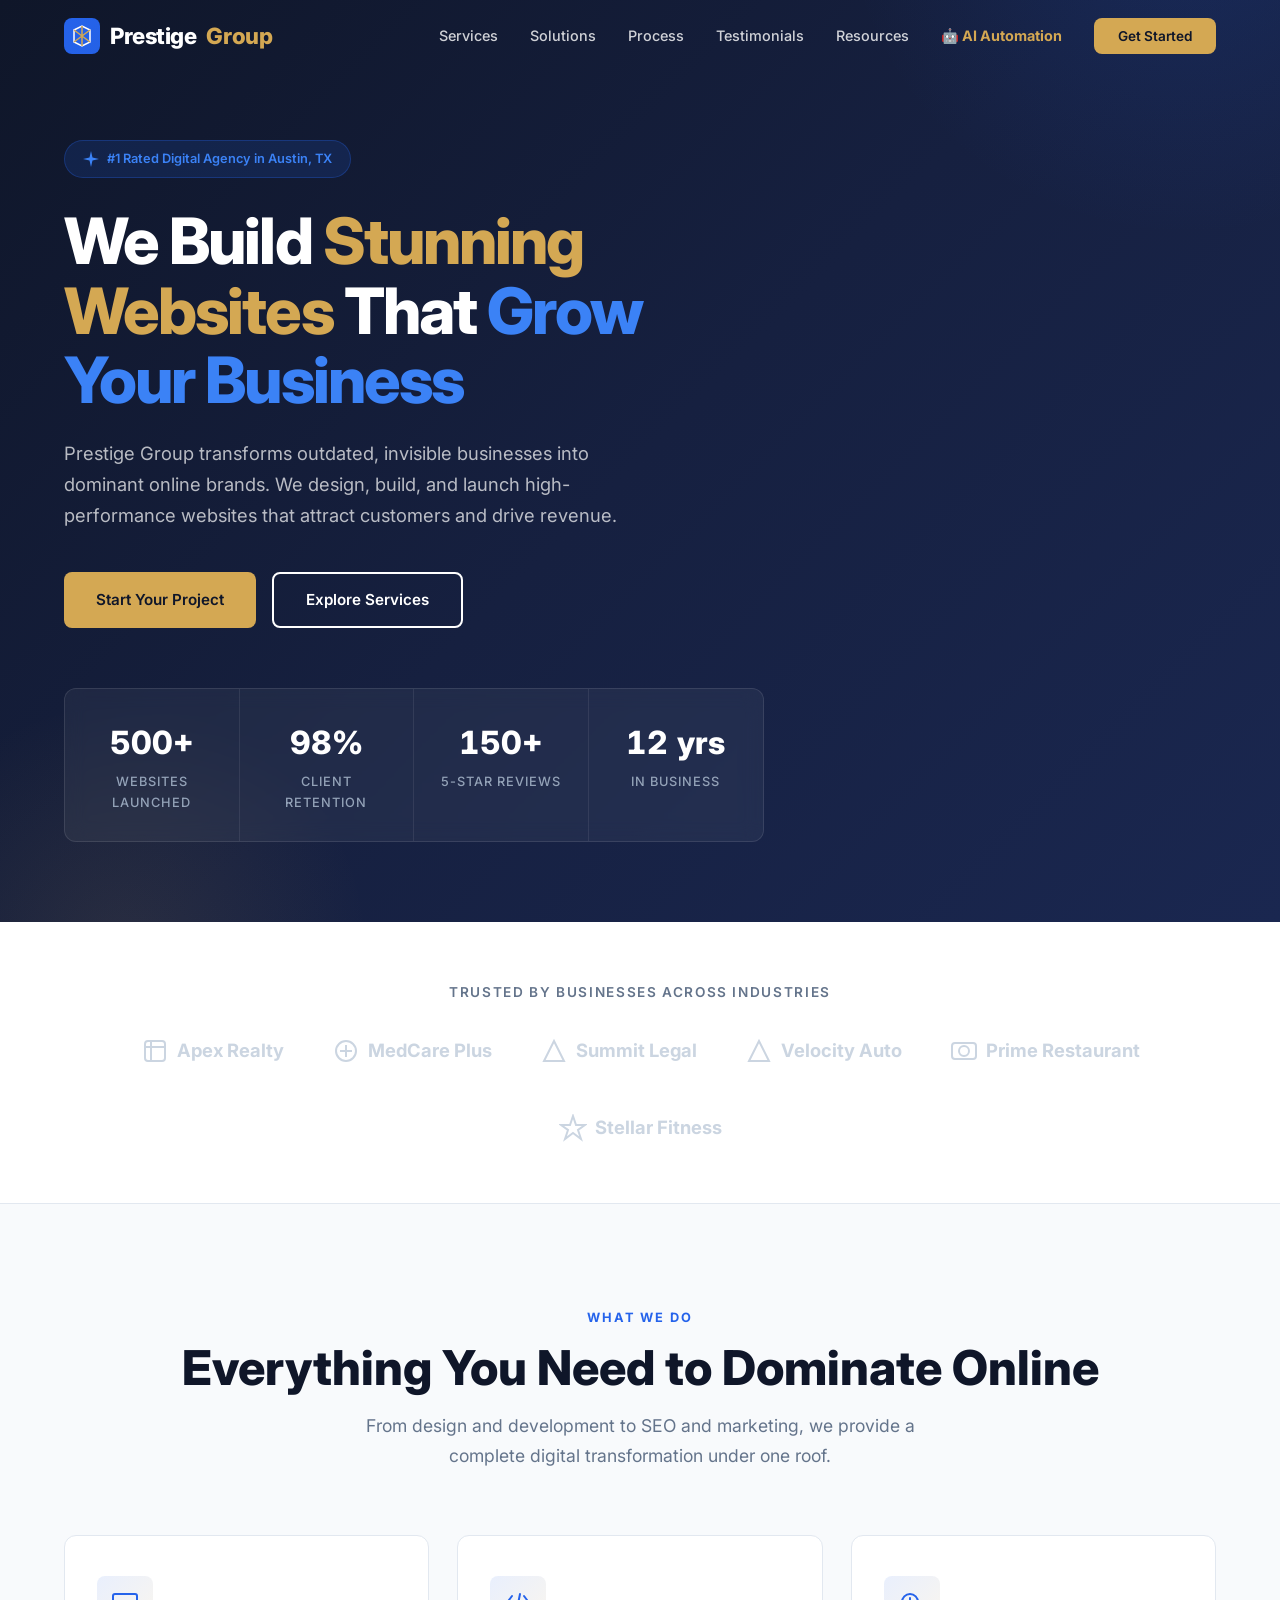
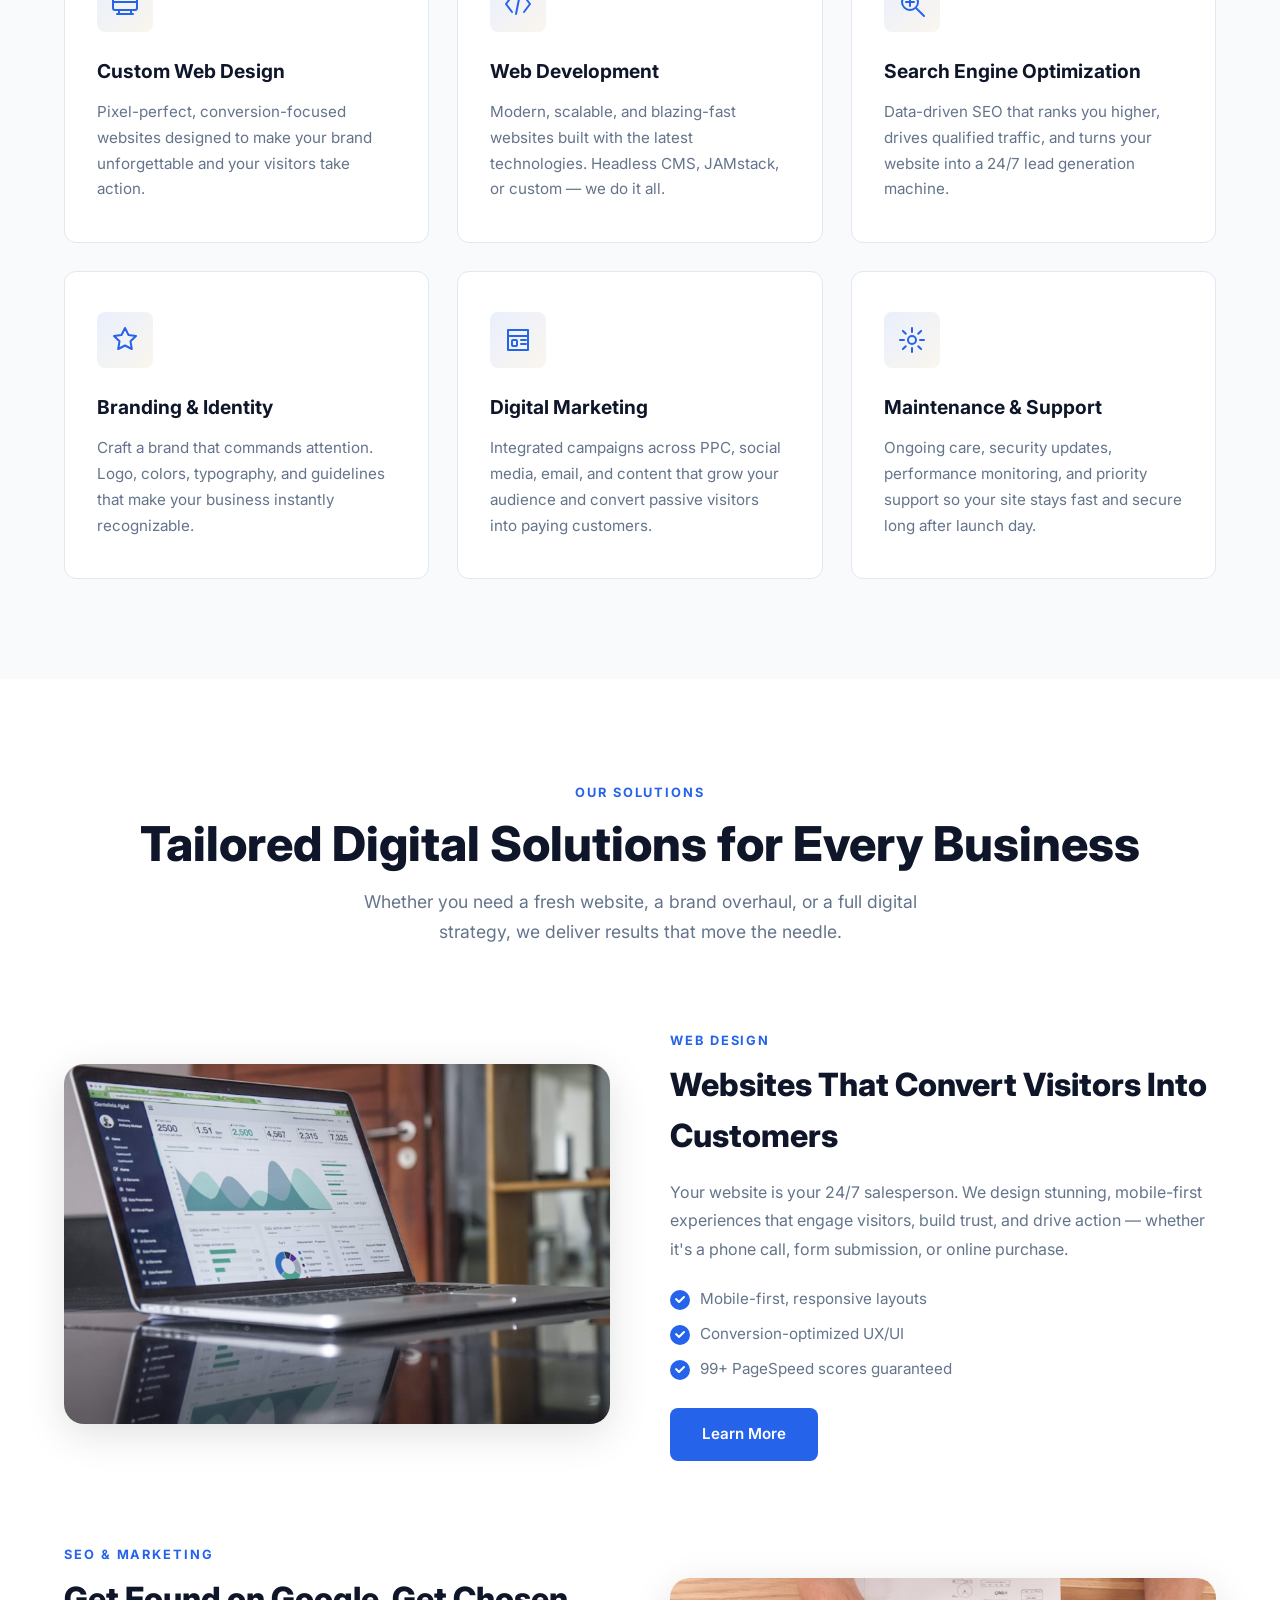
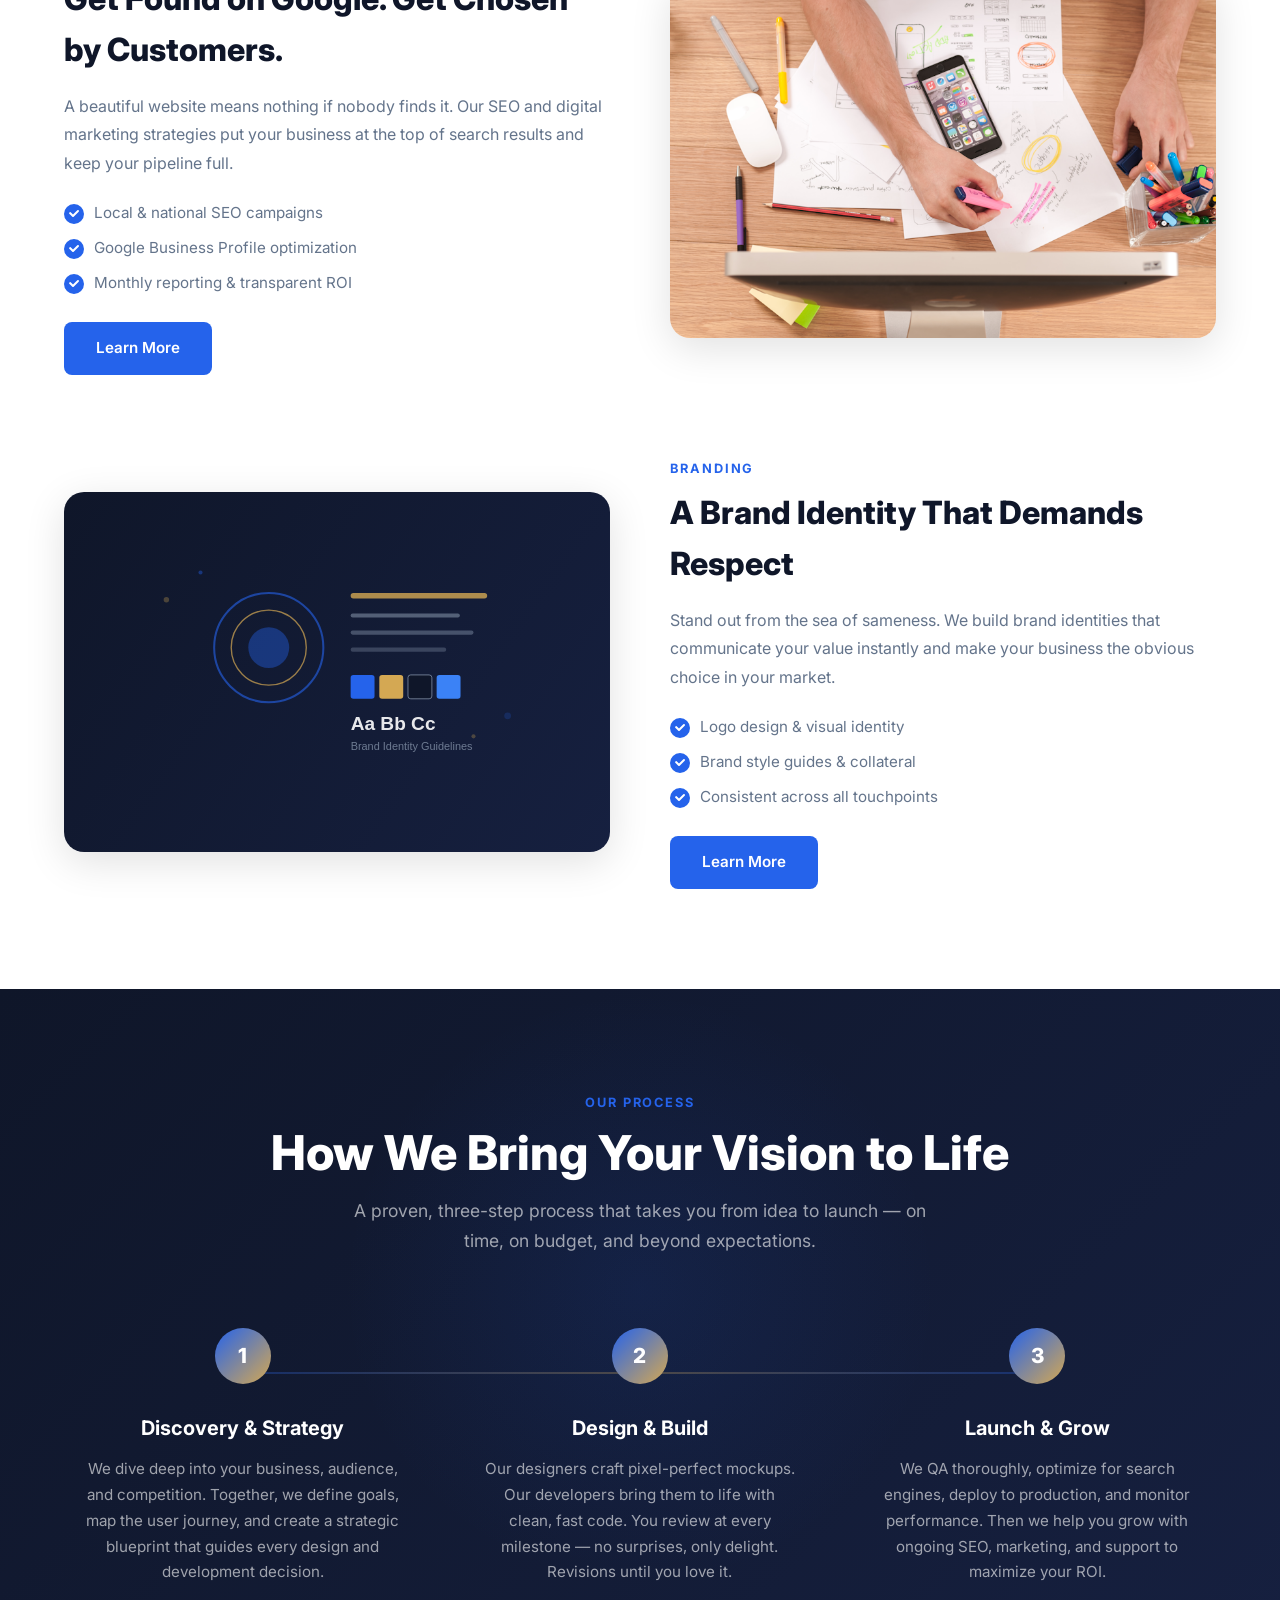
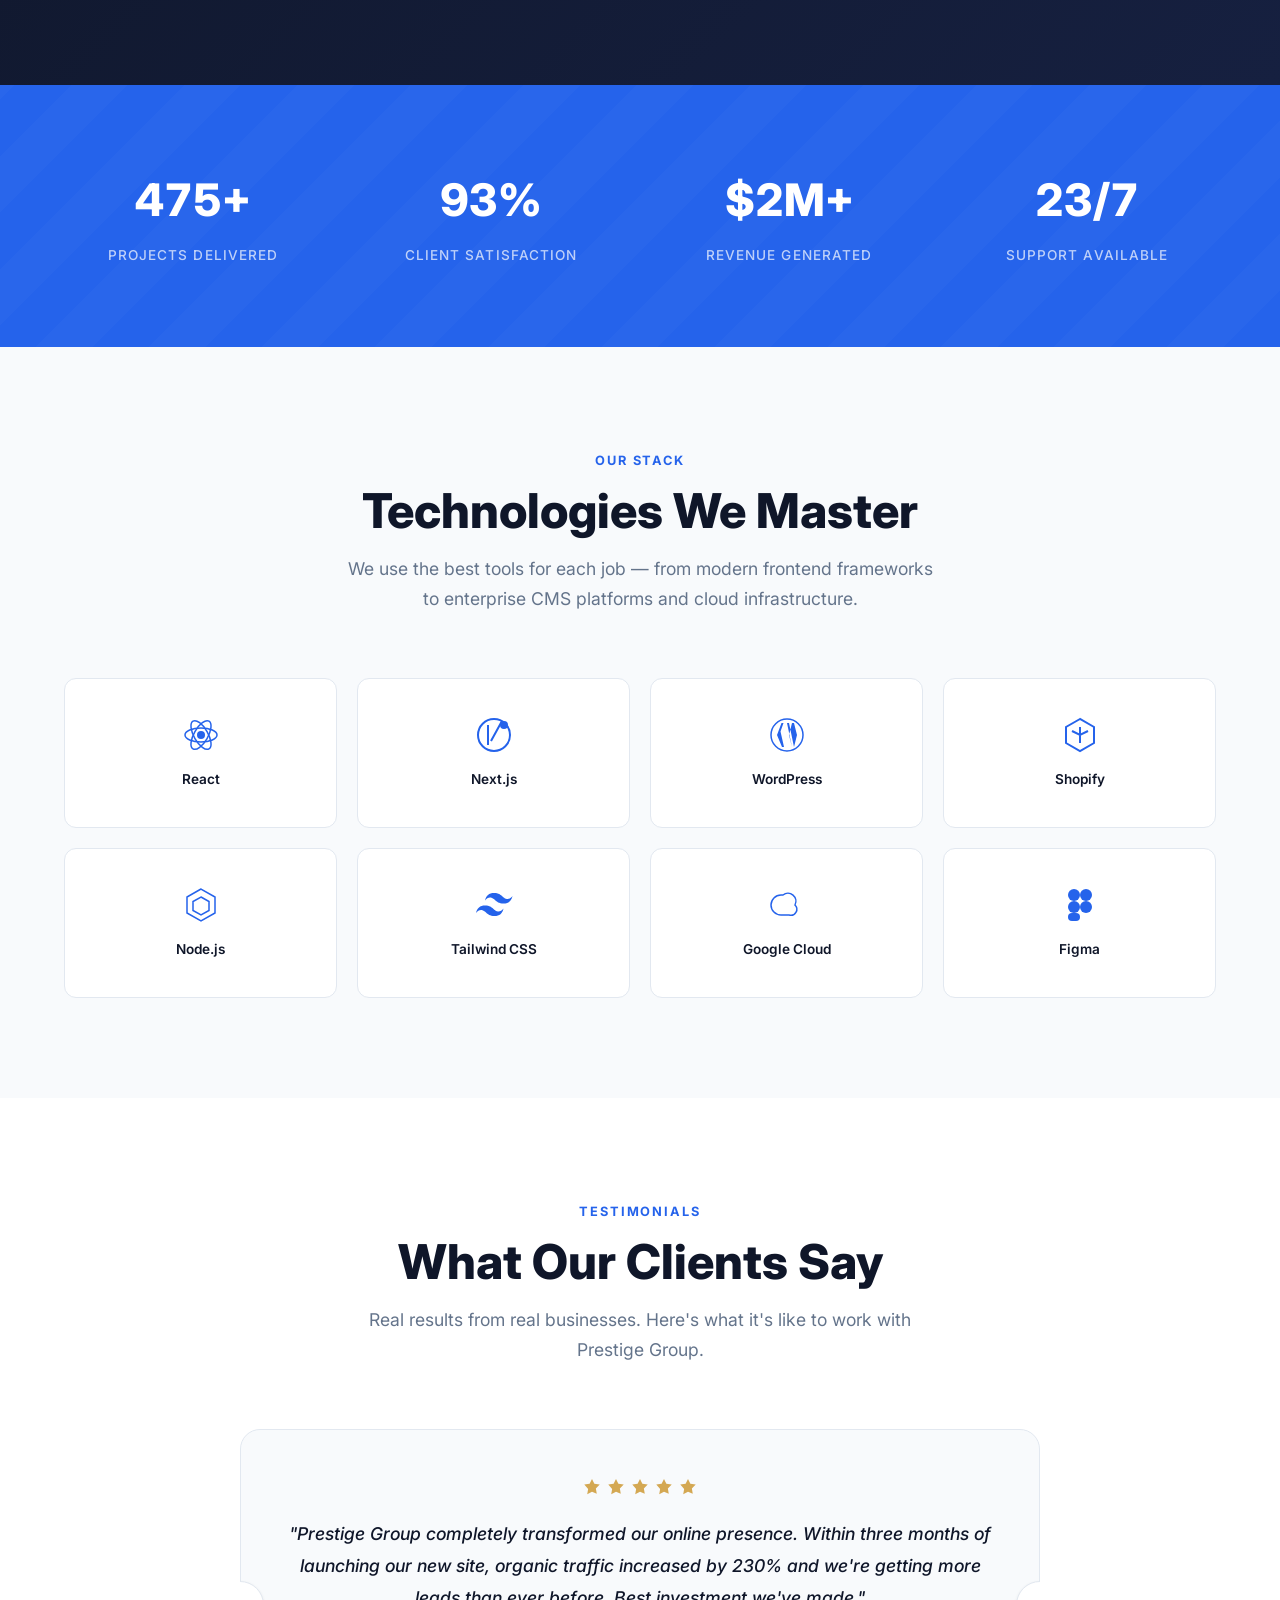
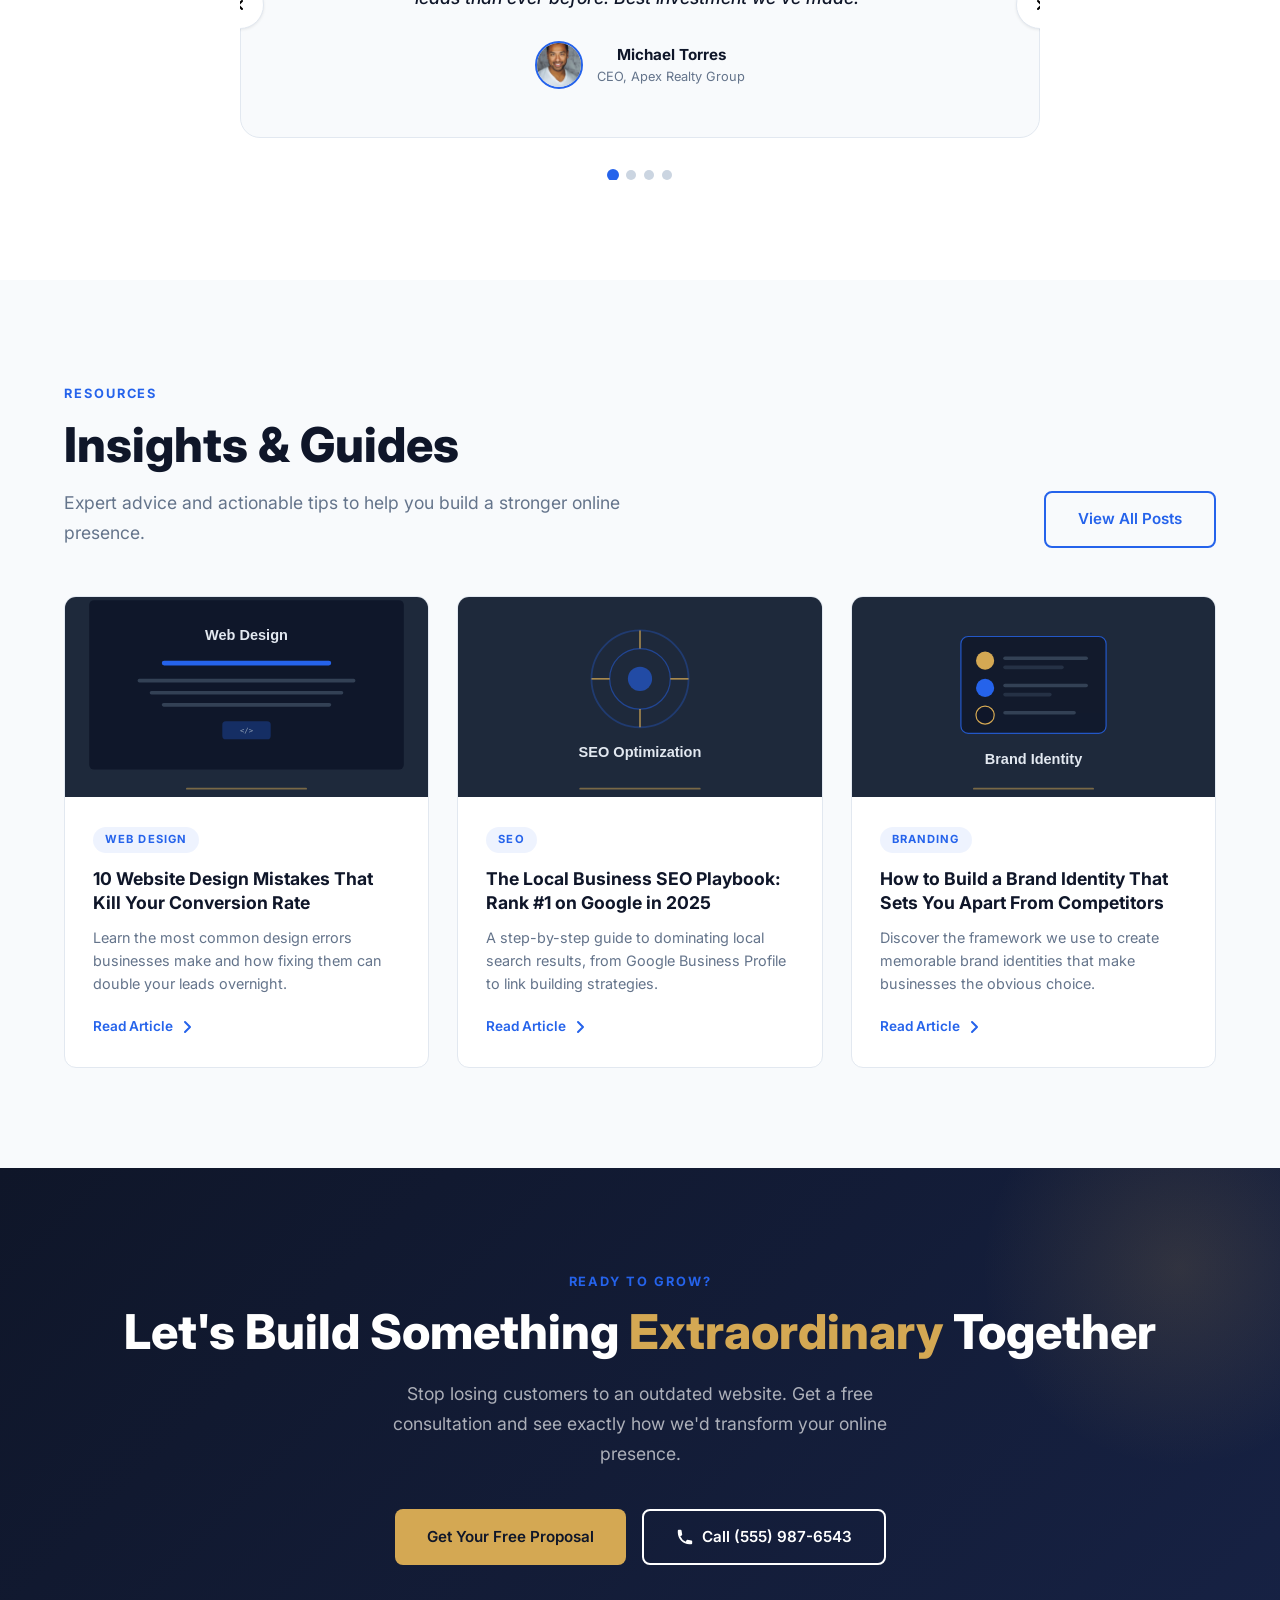
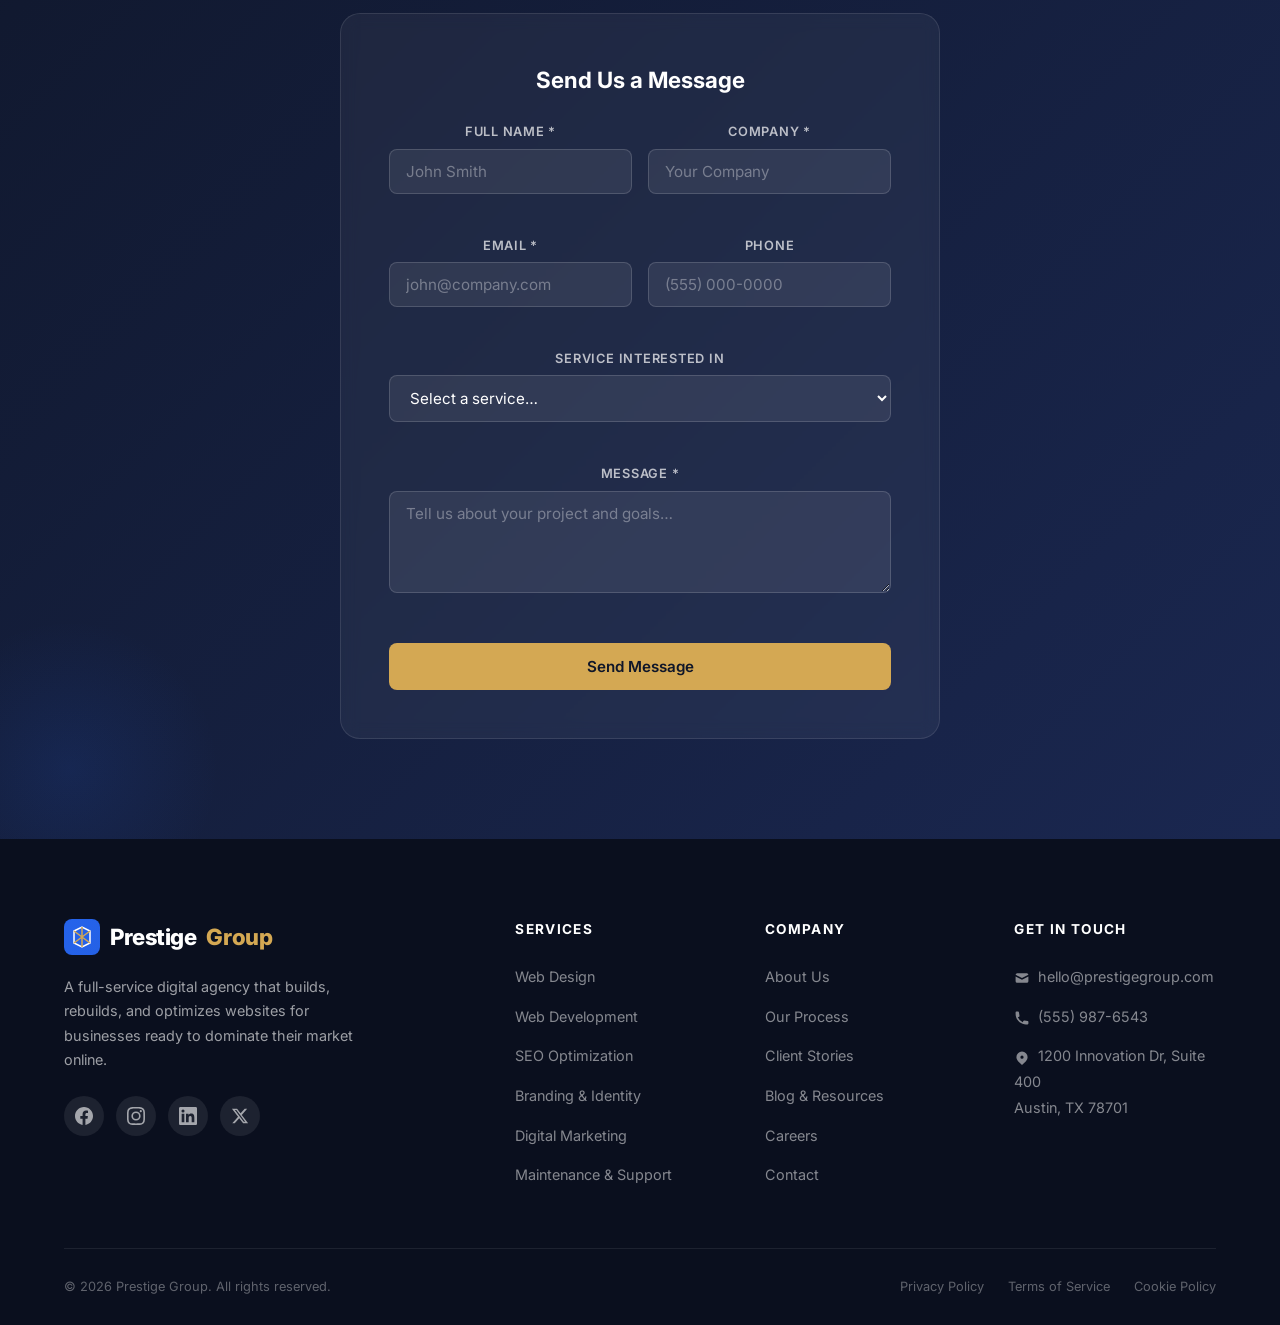
<file: prestige-website/index.html>
<!DOCTYPE html>
<html lang="en">
<head>
  <meta charset="UTF-8">
  <meta name="viewport" content="width=device-width, initial-scale=1.0">
  <meta name="description" content="Prestige Group — Full-service digital agency specializing in web design, development, SEO, branding, and digital marketing for businesses that want to stand out online.">
  <meta name="keywords" content="web design, web development, SEO, branding, digital marketing, Prestige Group">
  <meta name="author" content="Prestige Group">
  <meta property="og:title" content="Prestige Group — Digital Agency">
  <meta property="og:description" content="We build stunning websites and powerful digital presences for businesses ready to grow.">
  <meta property="og:type" content="website">
  <meta property="og:url" content="https://www.prestigegroup.com">
  <meta property="og:image" content="assets/og-image.svg">
  <title>Prestige Group — Digital Agency | Web Design, Development & Marketing</title>

  <!-- Google Fonts -->
  <link rel="preconnect" href="https://fonts.googleapis.com">
  <link rel="preconnect" href="https://fonts.gstatic.com" crossorigin>
  <link href="https://fonts.googleapis.com/css2?family=Inter:wght@400;500;600;700;800&display=swap" rel="stylesheet">
  <!-- Favicons -->
  <link rel="icon" type="image/svg+xml" href="assets/favicon.svg">
  <link rel="apple-touch-icon" href="assets/apple-touch-icon.svg">
  <link rel="image_src" href="assets/og-image.svg">


  <!-- 1. Organization Schema -->
  <script type="application/ld+json">
  {
    "@context": "https://schema.org",
    "@type": "Organization",
    "@id": "https://www.prestigegroup.com/#organization",
    "name": "Prestige Group",
    "alternateName": "Prestige Group Digital",
    "url": "https://www.prestigegroup.com",
    "logo": {
      "@type": "ImageObject",
      "url": "https://www.prestigegroup.com/assets/logo.png",
      "width": 300,
      "height": 60
    },
    "description": "Prestige Group is a full-service digital agency specializing in web design, web development, SEO, branding, and digital marketing for businesses that want to stand out online.",
    "foundingDate": "2018",
    "founders": [
      {
        "@type": "Person",
        "name": "Alex Carter"
      }
    ],
    "sameAs": [
      "https://www.facebook.com/prestigegroupdigital",
      "https://www.instagram.com/prestigegroupdigital",
      "https://www.linkedin.com/company/prestigegroupdigital",
      "https://twitter.com/prestigegrp"
    ],
    "contactPoint": {
      "@type": "ContactPoint",
      "telephone": "+1-555-987-6543",
      "contactType": "customer service",
      "availableLanguage": ["English"]
    }
  }
  </script>

  <!-- 2. LocalBusiness Schema -->
  <script type="application/ld+json">
  {
    "@context": "https://schema.org",
    "@type": "LocalBusiness",
    "@id": "https://www.prestigegroup.com/#localbusiness",
    "name": "Prestige Group",
    "image": "https://www.prestigegroup.com/assets/office.jpg",
    "url": "https://www.prestigegroup.com",
    "telephone": "+1-555-987-6543",
    "email": "hello@prestigegroup.com",
    "address": {
      "@type": "PostalAddress",
      "streetAddress": "1200 Innovation Drive, Suite 400",
      "addressLocality": "Austin",
      "addressRegion": "TX",
      "postalCode": "78701",
      "addressCountry": "US"
    },
    "geo": {
      "@type": "GeoCoordinates",
      "latitude": 30.2672,
      "longitude": -97.7431
    },
    "openingHoursSpecification": [
      {
        "@type": "OpeningHoursSpecification",
        "dayOfWeek": ["Monday", "Tuesday", "Wednesday", "Thursday", "Friday"],
        "opens": "09:00",
        "closes": "18:00"
      }
    ],
    "priceRange": "$$$",
    "currenciesAccepted": "USD",
    "paymentAccepted": "Credit Card, Invoice"
  }
  </script>

  <!-- 3. WebSite Schema with SearchAction -->
  <script type="application/ld+json">
  {
    "@context": "https://schema.org",
    "@type": "WebSite",
    "@id": "https://www.prestigegroup.com/#website",
    "name": "Prestige Group",
    "url": "https://www.prestigegroup.com",
    "publisher": {
      "@id": "https://www.prestigegroup.com/#organization"
    },
    "potentialAction": {
      "@type": "SearchAction",
      "target": {
        "@type": "EntryPoint",
        "urlTemplate": "https://www.prestigegroup.com/search?q={search_term_string}"
      },
      "query-input": "required name=search_term_string"
    }
  }
  </script>

  <!-- 4a. Service Schema — Web Design -->
  <script type="application/ld+json">
  {
    "@context": "https://schema.org",
    "@type": "Service",
    "@id": "https://www.prestigegroup.com/#service-web-design",
    "name": "Professional Web Design",
    "description": "Custom, conversion-focused website design that elevates your brand and engages your audience. Mobile-first, fast, and visually stunning.",
    "provider": {
      "@id": "https://www.prestigegroup.com/#organization"
    },
    "serviceType": "Web Design",
    "areaServed": {
      "@type": "Country",
      "name": "United States"
    },
    "offers": {
      "@type": "Offer",
      "priceCurrency": "USD",
      "availability": "https://schema.org/InStock"
    }
  }
  </script>

  <!-- 4b. Service Schema — Web Development -->
  <script type="application/ld+json">
  {
    "@context": "https://schema.org",
    "@type": "Service",
    "@id": "https://www.prestigegroup.com/#service-web-development",
    "name": "Web Development",
    "description": "Full-stack web development using modern frameworks and headless CMS architectures. Scalable, secure, and blazing fast.",
    "provider": {
      "@id": "https://www.prestigegroup.com/#organization"
    },
    "serviceType": "Web Development",
    "areaServed": {
      "@type": "Country",
      "name": "United States"
    },
    "offers": {
      "@type": "Offer",
      "priceCurrency": "USD",
      "availability": "https://schema.org/InStock"
    }
  }
  </script>

  <!-- 4c. Service Schema — SEO -->
  <script type="application/ld+json">
  {
    "@context": "https://schema.org",
    "@type": "Service",
    "@id": "https://www.prestigegroup.com/#service-seo",
    "name": "Search Engine Optimization",
    "description": "Data-driven SEO strategies that boost organic rankings, drive qualified traffic, and deliver measurable ROI for your business.",
    "provider": {
      "@id": "https://www.prestigegroup.com/#organization"
    },
    "serviceType": "SEO",
    "areaServed": {
      "@type": "Country",
      "name": "United States"
    },
    "offers": {
      "@type": "Offer",
      "priceCurrency": "USD",
      "availability": "https://schema.org/InStock"
    }
  }
  </script>

  <!-- 4d. Service Schema — Branding -->
  <script type="application/ld+json">
  {
    "@context": "https://schema.org",
    "@type": "Service",
    "@id": "https://www.prestigegroup.com/#service-branding",
    "name": "Branding & Visual Identity",
    "description": "Craft a memorable brand identity with logo design, color systems, typography, and brand guidelines that resonate with your target audience.",
    "provider": {
      "@id": "https://www.prestigegroup.com/#organization"
    },
    "serviceType": "Branding",
    "areaServed": {
      "@type": "Country",
      "name": "United States"
    },
    "offers": {
      "@type": "Offer",
      "priceCurrency": "USD",
      "availability": "https://schema.org/InStock"
    }
  }
  </script>

  <!-- 4e. Service Schema — Digital Marketing -->
  <script type="application/ld+json">
  {
    "@context": "https://schema.org",
    "@type": "Service",
    "@id": "https://www.prestigegroup.com/#service-digital-marketing",
    "name": "Digital Marketing",
    "description": "Integrated digital marketing campaigns across PPC, social media, email, and content marketing to grow your audience and convert leads.",
    "provider": {
      "@id": "https://www.prestigegroup.com/#organization"
    },
    "serviceType": "Digital Marketing",
    "areaServed": {
      "@type": "Country",
      "name": "United States"
    },
    "offers": {
      "@type": "Offer",
      "priceCurrency": "USD",
      "availability": "https://schema.org/InStock"
    }
  }
  </script>

  <!-- 5. BreadcrumbList Schema -->
  <script type="application/ld+json">
  {
    "@context": "https://schema.org",
    "@type": "BreadcrumbList",
    "itemListElement": [
      {
        "@type": "ListItem",
        "position": 1,
        "name": "Home",
        "item": "https://www.prestigegroup.com"
      },
      {
        "@type": "ListItem",
        "position": 2,
        "name": "Services",
        "item": "https://www.prestigegroup.com/#solutions"
      },
      {
        "@type": "ListItem",
        "position": 3,
        "name": "About",
        "item": "https://www.prestigegroup.com/#about"
      },
      {
        "@type": "ListItem",
        "position": 4,
        "name": "Contact",
        "item": "https://www.prestigegroup.com/#contact"
      }
    ]
  }
  </script>

  <!-- 6. FAQPage Schema -->
  <script type="application/ld+json">
  {
    "@context": "https://schema.org",
    "@type": "FAQPage",
    "mainEntity": [
      {
        "@type": "Question",
        "name": "What services does Prestige Group offer?",
        "acceptedAnswer": {
          "@type": "Answer",
          "text": "Prestige Group offers a full suite of digital services including custom web design, web development, search engine optimization (SEO), branding and visual identity, and integrated digital marketing campaigns. We help businesses build a powerful online presence from strategy through execution."
        }
      },
      {
        "@type": "Question",
        "name": "How long does it take to build a custom website?",
        "acceptedAnswer": {
          "@type": "Answer",
          "text": "Most custom website projects take between 4 and 10 weeks depending on complexity, number of pages, and feature requirements. A simple marketing site can launch in 4–5 weeks, while an enterprise-level site with custom integrations may take 8–10 weeks. We provide a detailed timeline after our discovery phase."
        }
      },
      {
        "@type": "Question",
        "name": "How much does a new website cost?",
        "acceptedAnswer": {
          "@type": "Answer",
          "text": "Pricing varies based on scope and complexity. A standard business website typically starts at $5,000, while larger e-commerce or SaaS platforms can range from $15,000 to $50,000+. We provide transparent, itemized proposals so you know exactly what you're paying for — no hidden fees."
        }
      },
      {
        "@type": "Question",
        "name": "Will my website be mobile-friendly and fast?",
        "acceptedAnswer": {
          "@type": "Answer",
          "text": "Absolutely. Every site we build is mobile-first and fully responsive across all devices. We also prioritize Core Web Vitals — LCP, FID, and CLS — to ensure fast load times, smooth interactions, and strong Google PageSpeed scores. Performance is baked into our process, not bolted on at the end."
        }
      },
      {
        "@type": "Question",
        "name": "Do you offer ongoing maintenance and support after launch?",
        "acceptedAnswer": {
          "@type": "Answer",
          "text": "Yes. We offer flexible maintenance plans that include security updates, content changes, performance monitoring, and priority support. Whether you need a monthly retainer or ad-hoc assistance, we're here to keep your site running smoothly long after launch day."
        }
      },
      {
        "@type": "Question",
        "name": "How does Prestige Group approach SEO for new websites?",
        "acceptedAnswer": {
          "@type": "Answer",
          "text": "SEO is integrated from day one — not an afterthought. We build sites with clean semantic HTML, proper heading hierarchy, structured data, optimized URL structures, and fast page loads. For ongoing SEO, we offer keyword research, content strategy, technical audits, link building, and monthly reporting to grow your organic traffic over time."
        }
      }
    ]
  }
  </script>

  <link rel="stylesheet" href="styles.css">
</head>
<body>

  <!-- Loading Screen -->
  <div id="loader">
    <div class="loader-spinner"></div>
  </div>

  <!-- ============================================================
       SECTION 1 — STICKY NAVBAR
       ============================================================ -->
  <nav class="navbar" aria-label="Main navigation">
    <div class="container">
      <a href="#" class="nav-logo">
        <!-- Inline SVG Logo -->
        <svg viewBox="0 0 36 36" fill="none" xmlns="http://www.w3.org/2000/svg">
          <rect width="36" height="36" rx="8" fill="url(#logoGrad)"/>
          <path d="M10 12L18 8L26 12V24L18 28L10 24V12Z" stroke="#fff" stroke-width="1.5" fill="none"/>
          <path d="M18 8V28M10 12L26 24M26 12L10 24" stroke="#D4A853" stroke-width="1.5"/>
          <defs>
            <linearGradient id="logoGrad" x1="0" y1="0" x2="36" y2="36">
              <stop stop-color="#2563EB"/>
              <stop offset="1" stop-color="#0F1629"/>
            </linearGradient>
          </defs>
        </svg>
        Prestige<span class="logo-gold"> Group</span>
      </a>

      <ul class="nav-links">
        <li><a href="#features" class="nav-link">Services</a></li>
        <li><a href="#solutions" class="nav-link">Solutions</a></li>
        <li><a href="#how-it-works" class="nav-link">Process</a></li>
        <li><a href="#testimonials" class="nav-link">Testimonials</a></li>
        <li><a href="#resources" class="nav-link">Resources</a></li>
        <li><a href="ai-automation.html" class="nav-link" style="color:#D4A853;font-weight:700;">🤖 AI Automation</a></li>
        <li><a href="#contact" class="nav-link nav-cta">Get Started</a></li>
      </ul>

      <button class="hamburger" aria-label="Toggle menu" aria-expanded="false">
        <span></span>
        <span></span>
        <span></span>
      </button>
    </div>
  </nav>

  <!-- ============================================================
       SECTION 2 — HERO WITH STATS BAR
       ============================================================ -->
  <section class="hero" id="hero">
    <div class="container">
      <div class="hero-content">
        <div class="hero-badge fade-in">
          <!-- Sparkle icon -->
          <svg viewBox="0 0 16 16" fill="currentColor"><path d="M8 0l1.5 6.5L16 8l-6.5 1.5L8 16l-1.5-6.5L0 8l6.5-1.5L8 0z"/></svg>
          #1 Rated Digital Agency in Austin, TX
        </div>

        <h1 class="hero-title slide-up">
          We Build <span class="text-gold">Stunning Websites</span> That <span class="text-blue">Grow Your Business</span>
        </h1>

        <p class="hero-description slide-up stagger-1">
          Prestige Group transforms outdated, invisible businesses into dominant online brands. We design, build, and launch high-performance websites that attract customers and drive revenue.
        </p>

        <div class="hero-buttons slide-up stagger-2">
          <a href="#contact" class="btn btn-gold">Start Your Project</a>
          <a href="#solutions" class="btn btn-secondary">Explore Services</a>
        </div>

        <div class="hero-stats slide-up stagger-3">
          <div class="hero-stat">
            <div class="stat-number" data-count="500" data-suffix="+">0+</div>
            <div class="stat-label">Websites Launched</div>
          </div>
          <div class="hero-stat">
            <div class="stat-number" data-count="98" data-suffix="%">0%</div>
            <div class="stat-label">Client Retention</div>
          </div>
          <div class="hero-stat">
            <div class="stat-number" data-count="150" data-suffix="+">0+</div>
            <div class="stat-label">5-Star Reviews</div>
          </div>
          <div class="hero-stat">
            <div class="stat-number" data-count="12" data-suffix=" yrs">0 yrs</div>
            <div class="stat-label">In Business</div>
          </div>
        </div>
      </div>
    </div>
  </section>

  <!-- ============================================================
       SECTION 3 — SOCIAL PROOF
       ============================================================ -->
  <section class="social-proof" id="social-proof">
    <div class="container">
      <p class="social-proof-label fade-in">Trusted by businesses across industries</p>
      <div class="social-logos">
        <div class="social-logo-item fade-in stagger-1">
          <svg viewBox="0 0 28 28" fill="none" stroke="currentColor" stroke-width="2"><rect x="4" y="4" width="20" height="20" rx="3"/><path d="M4 10h20M10 4v20"/></svg>
          Apex Realty
        </div>
        <div class="social-logo-item fade-in stagger-2">
          <svg viewBox="0 0 28 28" fill="none" stroke="currentColor" stroke-width="2"><circle cx="14" cy="14" r="10"/><path d="M14 8v12M8 14h12"/></svg>
          MedCare Plus
        </div>
        <div class="social-logo-item fade-in stagger-3">
          <svg viewBox="0 0 28 28" fill="none" stroke="currentColor" stroke-width="2"><polygon points="14,4 24,24 4,24"/></svg>
          Summit Legal
        </div>
        <div class="social-logo-item fade-in stagger-4">
          <svg viewBox="0 0 28 28" fill="none" stroke="currentColor" stroke-width="2"><path d="M4 24L14 4l10 20H4z"/></svg>
          Velocity Auto
        </div>
        <div class="social-logo-item fade-in stagger-5">
          <svg viewBox="0 0 28 28" fill="none" stroke="currentColor" stroke-width="2"><rect x="2" y="6" width="24" height="16" rx="3"/><circle cx="14" cy="14" r="5"/></svg>
          Prime Restaurant
        </div>
        <div class="social-logo-item fade-in stagger-6">
          <svg viewBox="0 0 28 28" fill="none" stroke="currentColor" stroke-width="2"><path d="M14 2l3 9h9l-7 5 3 9-8-6-8 6 3-9-7-5h9z"/></svg>
          Stellar Fitness
        </div>
      </div>
    </div>
  </section>

  <!-- ============================================================
       SECTION 4 — FEATURE CARDS (6 cards)
       ============================================================ -->
  <section class="features" id="features">
    <div class="container">
      <div class="features-header">
        <span class="section-label slide-up">What We Do</span>
        <h2 class="section-title slide-up">Everything You Need to Dominate Online</h2>
        <p class="section-subtitle slide-up">From design and development to SEO and marketing, we provide a complete digital transformation under one roof.</p>
      </div>

      <div class="features-grid">
        <!-- Card 1: Web Design -->
        <div class="feature-card slide-up stagger-1">
          <div class="feature-icon">
            <svg viewBox="0 0 28 28" fill="none" stroke="currentColor" stroke-width="2" stroke-linecap="round" stroke-linejoin="round">
              <rect x="2" y="4" width="24" height="16" rx="2"/>
              <path d="M2 12h24"/>
              <path d="M8 20v4"/>
              <path d="M20 20v4"/>
              <path d="M6 24h16"/>
            </svg>
          </div>
          <h3>Custom Web Design</h3>
          <p>Pixel-perfect, conversion-focused websites designed to make your brand unforgettable and your visitors take action.</p>
        </div>

        <!-- Card 2: Web Development -->
        <div class="feature-card slide-up stagger-2">
          <div class="feature-icon">
            <svg viewBox="0 0 28 28" fill="none" stroke="currentColor" stroke-width="2" stroke-linecap="round" stroke-linejoin="round">
              <polyline points="8,6 2,14 8,22"/>
              <polyline points="20,6 26,14 20,22"/>
              <line x1="16" y1="4" x2="12" y2="24"/>
            </svg>
          </div>
          <h3>Web Development</h3>
          <p>Modern, scalable, and blazing-fast websites built with the latest technologies. Headless CMS, JAMstack, or custom — we do it all.</p>
        </div>

        <!-- Card 3: SEO -->
        <div class="feature-card slide-up stagger-3">
          <div class="feature-icon">
            <svg viewBox="0 0 28 28" fill="none" stroke="currentColor" stroke-width="2" stroke-linecap="round" stroke-linejoin="round">
              <circle cx="12" cy="12" r="8"/>
              <line x1="18" y1="18" x2="26" y2="26"/>
              <path d="M8 12h8M12 8v8"/>
            </svg>
          </div>
          <h3>Search Engine Optimization</h3>
          <p>Data-driven SEO that ranks you higher, drives qualified traffic, and turns your website into a 24/7 lead generation machine.</p>
        </div>

        <!-- Card 4: Branding -->
        <div class="feature-card slide-up stagger-4">
          <div class="feature-icon">
            <svg viewBox="0 0 28 28" fill="none" stroke="currentColor" stroke-width="2" stroke-linecap="round" stroke-linejoin="round">
              <path d="M14 2l3.5 7 7.5 1-5.5 5.3 1.3 7.7L14 19.5 7.2 23l1.3-7.7L3 10l7.5-1z"/>
            </svg>
          </div>
          <h3>Branding & Identity</h3>
          <p>Craft a brand that commands attention. Logo, colors, typography, and guidelines that make your business instantly recognizable.</p>
        </div>

        <!-- Card 5: Digital Marketing -->
        <div class="feature-card slide-up stagger-5">
          <div class="feature-icon">
            <svg viewBox="0 0 28 28" fill="none" stroke="currentColor" stroke-width="2" stroke-linecap="round" stroke-linejoin="round">
              <path d="M4 4h20v20H4z"/>
              <path d="M4 10h20"/>
              <rect x="8" y="14" width="5" height="6" rx="1"/>
              <path d="M17 14h5M17 18h5"/>
            </svg>
          </div>
          <h3>Digital Marketing</h3>
          <p>Integrated campaigns across PPC, social media, email, and content that grow your audience and convert passive visitors into paying customers.</p>
        </div>

        <!-- Card 6: Maintenance & Support -->
        <div class="feature-card slide-up stagger-6">
          <div class="feature-icon">
            <svg viewBox="0 0 28 28" fill="none" stroke="currentColor" stroke-width="2" stroke-linecap="round" stroke-linejoin="round">
              <path d="M14 2v4M14 22v4M4.93 4.93l2.83 2.83M20.24 20.24l2.83 2.83M2 14h4M22 14h4M4.93 23.07l2.83-2.83M20.24 7.76l2.83-2.83"/>
              <circle cx="14" cy="14" r="4"/>
            </svg>
          </div>
          <h3>Maintenance & Support</h3>
          <p>Ongoing care, security updates, performance monitoring, and priority support so your site stays fast and secure long after launch day.</p>
        </div>
      </div>
    </div>
  </section>

  <!-- ============================================================
       SECTION 5 — SOLUTIONS (Alternating left-right with images)
       ============================================================ -->
  <section class="solutions" id="solutions">
    <div class="container">
      <div class="solutions-header">
        <span class="section-label slide-up">Our Solutions</span>
        <h2 class="section-title slide-up">Tailored Digital Solutions for Every Business</h2>
        <p class="section-subtitle slide-up">Whether you need a fresh website, a brand overhaul, or a full digital strategy, we deliver results that move the needle.</p>
      </div>

      <!-- Solution Row 1: Image Left, Text Right -->
      <div class="solution-row">
        <div class="solution-image slide-right">
          <img src="assets/solution-web-design.jpg" alt="Web design showcase with analytics dashboard" loading="lazy">
        </div>
        <div class="solution-text slide-left">
          <span class="section-label">Web Design</span>
          <h3>Websites That Convert Visitors Into Customers</h3>
          <p>Your website is your 24/7 salesperson. We design stunning, mobile-first experiences that engage visitors, build trust, and drive action — whether it's a phone call, form submission, or online purchase.</p>
          <ul>
            <li>
              <svg viewBox="0 0 20 20" fill="currentColor"><path d="M10 0a10 10 0 110 20 10 10 0 010-20zm4.7 6.3a1 1 0 00-1.4 0L9 10.6l-2.3-2.3a1 1 0 00-1.4 1.4l3 3a1 1 0 001.4 0l5-5a1 1 0 000-1.4z"/></svg>
              Mobile-first, responsive layouts
            </li>
            <li>
              <svg viewBox="0 0 20 20" fill="currentColor"><path d="M10 0a10 10 0 110 20 10 10 0 010-20zm4.7 6.3a1 1 0 00-1.4 0L9 10.6l-2.3-2.3a1 1 0 00-1.4 1.4l3 3a1 1 0 001.4 0l5-5a1 1 0 000-1.4z"/></svg>
              Conversion-optimized UX/UI
            </li>
            <li>
              <svg viewBox="0 0 20 20" fill="currentColor"><path d="M10 0a10 10 0 110 20 10 10 0 010-20zm4.7 6.3a1 1 0 00-1.4 0L9 10.6l-2.3-2.3a1 1 0 00-1.4 1.4l3 3a1 1 0 001.4 0l5-5a1 1 0 000-1.4z"/></svg>
              99+ PageSpeed scores guaranteed
            </li>
          </ul>
          <a href="#contact" class="btn btn-primary">Learn More</a>
        </div>
      </div>

      <!-- Solution Row 2: Text Left, Image Right -->
      <div class="solution-row">
        <div class="solution-text slide-right">
          <span class="section-label">SEO & Marketing</span>
          <h3>Get Found on Google. Get Chosen by Customers.</h3>
          <p>A beautiful website means nothing if nobody finds it. Our SEO and digital marketing strategies put your business at the top of search results and keep your pipeline full.</p>
          <ul>
            <li>
              <svg viewBox="0 0 20 20" fill="currentColor"><path d="M10 0a10 10 0 110 20 10 10 0 010-20zm4.7 6.3a1 1 0 00-1.4 0L9 10.6l-2.3-2.3a1 1 0 00-1.4 1.4l3 3a1 1 0 001.4 0l5-5a1 1 0 000-1.4z"/></svg>
              Local & national SEO campaigns
            </li>
            <li>
              <svg viewBox="0 0 20 20" fill="currentColor"><path d="M10 0a10 10 0 110 20 10 10 0 010-20zm4.7 6.3a1 1 0 00-1.4 0L9 10.6l-2.3-2.3a1 1 0 00-1.4 1.4l3 3a1 1 0 001.4 0l5-5a1 1 0 000-1.4z"/></svg>
              Google Business Profile optimization
            </li>
            <li>
              <svg viewBox="0 0 20 20" fill="currentColor"><path d="M10 0a10 10 0 110 20 10 10 0 010-20zm4.7 6.3a1 1 0 00-1.4 0L9 10.6l-2.3-2.3a1 1 0 00-1.4 1.4l3 3a1 1 0 001.4 0l5-5a1 1 0 000-1.4z"/></svg>
              Monthly reporting & transparent ROI
            </li>
          </ul>
          <a href="#contact" class="btn btn-primary">Learn More</a>
        </div>
        <div class="solution-image slide-left">
          <img src="assets/solution-seo.png" alt="SEO analytics and search results dashboard" loading="lazy">
        </div>
      </div>

      <!-- Solution Row 3: Image Left, Text Right -->
      <div class="solution-row">
        <div class="solution-image slide-right">
          <img src="assets/solution-branding.svg" alt="Team collaboration in branding workshop" loading="lazy">
        </div>
        <div class="solution-text slide-left">
          <span class="section-label">Branding</span>
          <h3>A Brand Identity That Demands Respect</h3>
          <p>Stand out from the sea of sameness. We build brand identities that communicate your value instantly and make your business the obvious choice in your market.</p>
          <ul>
            <li>
              <svg viewBox="0 0 20 20" fill="currentColor"><path d="M10 0a10 10 0 110 20 10 10 0 010-20zm4.7 6.3a1 1 0 00-1.4 0L9 10.6l-2.3-2.3a1 1 0 00-1.4 1.4l3 3a1 1 0 001.4 0l5-5a1 1 0 000-1.4z"/></svg>
              Logo design & visual identity
            </li>
            <li>
              <svg viewBox="0 0 20 20" fill="currentColor"><path d="M10 0a10 10 0 110 20 10 10 0 010-20zm4.7 6.3a1 1 0 00-1.4 0L9 10.6l-2.3-2.3a1 1 0 00-1.4 1.4l3 3a1 1 0 001.4 0l5-5a1 1 0 000-1.4z"/></svg>
              Brand style guides & collateral
            </li>
            <li>
              <svg viewBox="0 0 20 20" fill="currentColor"><path d="M10 0a10 10 0 110 20 10 10 0 010-20zm4.7 6.3a1 1 0 00-1.4 0L9 10.6l-2.3-2.3a1 1 0 00-1.4 1.4l3 3a1 1 0 001.4 0l5-5a1 1 0 000-1.4z"/></svg>
              Consistent across all touchpoints
            </li>
          </ul>
          <a href="#contact" class="btn btn-primary">Learn More</a>
        </div>
      </div>
    </div>
  </section>

  <!-- ============================================================
       SECTION 6 — HOW IT WORKS (3 steps on dark bg)
       ============================================================ -->
  <section class="how-it-works" id="how-it-works">
    <div class="container">
      <div class="how-it-works-header">
        <span class="section-label slide-up">Our Process</span>
        <h2 class="section-title slide-up">How We Bring Your Vision to Life</h2>
        <p class="section-subtitle slide-up">A proven, three-step process that takes you from idea to launch — on time, on budget, and beyond expectations.</p>
      </div>

      <div class="steps-grid">
        <!-- Step 1 -->
        <div class="step-card slide-up stagger-1">
          <div class="step-number">1</div>
          <h3>Discovery & Strategy</h3>
          <p>We dive deep into your business, audience, and competition. Together, we define goals, map the user journey, and create a strategic blueprint that guides every design and development decision.</p>
        </div>

        <!-- Step 2 -->
        <div class="step-card slide-up stagger-2">
          <div class="step-number">2</div>
          <h3>Design & Build</h3>
          <p>Our designers craft pixel-perfect mockups. Our developers bring them to life with clean, fast code. You review at every milestone — no surprises, only delight. Revisions until you love it.</p>
        </div>

        <!-- Step 3 -->
        <div class="step-card slide-up stagger-3">
          <div class="step-number">3</div>
          <h3>Launch & Grow</h3>
          <p>We QA thoroughly, optimize for search engines, deploy to production, and monitor performance. Then we help you grow with ongoing SEO, marketing, and support to maximize your ROI.</p>
        </div>
      </div>
    </div>
  </section>

  <!-- ============================================================
       SECTION 7 — STATS COUNTER BAND
       ============================================================ -->
  <section class="stats-band" id="stats">
    <div class="container">
      <div class="stats-grid">
        <div>
          <div class="stat-number" data-count="500" data-suffix="+">0+</div>
          <div class="stat-label">Projects Delivered</div>
        </div>
        <div>
          <div class="stat-number" data-count="98" data-suffix="%">0%</div>
          <div class="stat-label">Client Satisfaction</div>
        </div>
        <div>
          <div class="stat-number" data-count="2" data-prefix="$" data-suffix="M+">$0M+</div>
          <div class="stat-label">Revenue Generated</div>
        </div>
        <div>
          <div class="stat-number" data-count="24" data-suffix="/7">0/7</div>
          <div class="stat-label">Support Available</div>
        </div>
      </div>
    </div>
  </section>

  <!-- ============================================================
       SECTION 8 — TECH GRID
       ============================================================ -->
  <section class="tech-grid" id="tech">
    <div class="container">
      <div class="tech-grid-header">
        <span class="section-label slide-up">Our Stack</span>
        <h2 class="section-title slide-up">Technologies We Master</h2>
        <p class="section-subtitle slide-up">We use the best tools for each job — from modern frontend frameworks to enterprise CMS platforms and cloud infrastructure.</p>
      </div>

      <div class="tech-items">
        <!-- React -->
        <div class="tech-item slide-up stagger-1">
          <svg viewBox="0 0 40 40" fill="currentColor" class="tech-icon">
            <circle cx="20" cy="20" r="4"/>
            <ellipse cx="20" cy="20" rx="16" ry="7" fill="none" stroke="currentColor" stroke-width="1.5"/>
            <ellipse cx="20" cy="20" rx="16" ry="7" fill="none" stroke="currentColor" stroke-width="1.5" transform="rotate(60 20 20)"/>
            <ellipse cx="20" cy="20" rx="16" ry="7" fill="none" stroke="currentColor" stroke-width="1.5" transform="rotate(-60 20 20)"/>
          </svg>
          <span>React</span>
        </div>

        <!-- Next.js -->
        <div class="tech-item slide-up stagger-2">
          <svg viewBox="0 0 40 40" fill="none" stroke="currentColor" stroke-width="2" class="tech-icon">
            <circle cx="20" cy="20" r="16"/>
            <path d="M14 10v20M28 6L17 26"/>
            <circle cx="30" cy="10" r="3" fill="currentColor"/>
          </svg>
          <span>Next.js</span>
        </div>

        <!-- WordPress -->
        <div class="tech-item slide-up stagger-3">
          <svg viewBox="0 0 40 40" fill="currentColor" class="tech-icon">
            <circle cx="20" cy="20" r="16" fill="none" stroke="currentColor" stroke-width="1.5"/>
            <path d="M10 20l4.5-12h2l-3 8.5L17 32h-2L10 20zm10-12h2l5 24h-2l-5-24zm5 0h2l3 12-3 12h-2l-3-12 3-12z" fill-rule="evenodd"/>
          </svg>
          <span>WordPress</span>
        </div>

        <!-- Shopify -->
        <div class="tech-item slide-up stagger-4">
          <svg viewBox="0 0 40 40" fill="none" stroke="currentColor" stroke-width="2" class="tech-icon">
            <path d="M20 4L6 12v16l14 8 14-8V12L20 4z"/>
            <path d="M20 12v16M12 16l8 4 8-4"/>
          </svg>
          <span>Shopify</span>
        </div>

        <!-- Node.js -->
        <div class="tech-item slide-up stagger-5">
          <svg viewBox="0 0 40 40" fill="currentColor" class="tech-icon">
            <path d="M20 4L6 12v16l14 8 14-8V12L20 4z" fill="none" stroke="currentColor" stroke-width="1.5"/>
            <path d="M20 12l8 4.5v9L20 30l-8-4.5v-9l8-4.5z" fill="none" stroke="currentColor" stroke-width="1.5"/>
          </svg>
          <span>Node.js</span>
        </div>

        <!-- Tailwind CSS -->
        <div class="tech-item slide-up stagger-6">
          <svg viewBox="0 0 40 40" fill="currentColor" class="tech-icon">
            <path d="M20 8c-5 0-8 2.5-9 7.5 1.8-2.5 4-3.4 6.5-2.8 1.4.4 2.4 1.3 3.5 2.3 1.8 1.7 3.9 3.5 8.5 3.5 5 0 8-2.5 9-7.5-1.8 2.5-4 3.4-6.5 2.8-1.4-.4-2.4-1.3-3.5-2.3C26.7 9.8 24.6 8 20 8zm-9 12.5c-5 0-8 2.5-9 7.5 1.8-2.5 4-3.4 6.5-2.8 1.4.4 2.4 1.3 3.5 2.3 1.8 1.7 3.9 3.5 8.5 3.5 5 0 8-2.5 9-7.5-1.8 2.5-4 3.4-6.5 2.8-1.4-.4-2.4-1.3-3.5-2.3-1.8-1.7-3.9-3.5-8.5-3.5z"/>
          </svg>
          <span>Tailwind CSS</span>
        </div>

        <!-- Google Cloud -->
        <div class="tech-item slide-up stagger-1">
          <svg viewBox="0 0 40 40" fill="none" stroke="currentColor" stroke-width="1.5" class="tech-icon">
            <path d="M14 30a10 10 0 010-20h2a8 8 0 0112 10 6 6 0 01-6 10H14z"/>
          </svg>
          <span>Google Cloud</span>
        </div>

        <!-- Figma -->
        <div class="tech-item slide-up stagger-2">
          <svg viewBox="0 0 40 40" fill="currentColor" class="tech-icon">
            <rect x="8" y="4" width="12" height="12" rx="6"/>
            <rect x="20" y="4" width="12" height="12" rx="6"/>
            <rect x="8" y="16" width="12" height="12" rx="6"/>
            <rect x="20" y="16" width="12" height="12" rx="6"/>
            <rect x="8" y="28" width="12" height="8" rx="4"/>
          </svg>
          <span>Figma</span>
        </div>
      </div>
    </div>
  </section>

  <!-- ============================================================
       SECTION 9 — TESTIMONIAL CAROUSEL
       ============================================================ -->
  <section class="testimonials" id="testimonials">
    <div class="container">
      <div class="testimonials-header">
        <span class="section-label slide-up">Testimonials</span>
        <h2 class="section-title slide-up">What Our Clients Say</h2>
        <p class="section-subtitle slide-up">Real results from real businesses. Here's what it's like to work with Prestige Group.</p>
      </div>

      <div class="carousel">
        <button class="carousel-btn testimonial-btn--prev" aria-label="Previous testimonial">
          <svg viewBox="0 0 20 20" fill="currentColor"><path d="M12.707 5.293a1 1 0 010 1.414L9.414 10l3.293 3.293a1 1 0 01-1.414 1.414l-4-4a1 1 0 010-1.414l4-4a1 1 0 011.414 0z"/></svg>
        </button>

        <div class="carousel-track testimonial-track">
          <!-- Slide 1 -->
          <div class="carousel-slide testimonial-card">
            <div class="testimonial-stars">
              <svg viewBox="0 0 20 20"><path d="M10 1l2.39 4.84 5.34.78-3.87 3.77.91 5.32L10 13.77l-4.77 2.51.91-5.32L2.27 6.62l5.34-.78L10 1z"/></svg>
              <svg viewBox="0 0 20 20"><path d="M10 1l2.39 4.84 5.34.78-3.87 3.77.91 5.32L10 13.77l-4.77 2.51.91-5.32L2.27 6.62l5.34-.78L10 1z"/></svg>
              <svg viewBox="0 0 20 20"><path d="M10 1l2.39 4.84 5.34.78-3.87 3.77.91 5.32L10 13.77l-4.77 2.51.91-5.32L2.27 6.62l5.34-.78L10 1z"/></svg>
              <svg viewBox="0 0 20 20"><path d="M10 1l2.39 4.84 5.34.78-3.87 3.77.91 5.32L10 13.77l-4.77 2.51.91-5.32L2.27 6.62l5.34-.78L10 1z"/></svg>
              <svg viewBox="0 0 20 20"><path d="M10 1l2.39 4.84 5.34.78-3.87 3.77.91 5.32L10 13.77l-4.77 2.51.91-5.32L2.27 6.62l5.34-.78L10 1z"/></svg>
            </div>
            <blockquote>"Prestige Group completely transformed our online presence. Within three months of launching our new site, organic traffic increased by 230% and we're getting more leads than ever before. Best investment we've made."</blockquote>
            <div class="testimonial-author">
              <img src="assets/testimonial-1.jpg" alt="Michael Torres" class="testimonial-avatar">
              <div>
                <div class="testimonial-name">Michael Torres</div>
                <div class="testimonial-role">CEO, Apex Realty Group</div>
              </div>
            </div>
          </div>

          <!-- Slide 2 -->
          <div class="carousel-slide testimonial-card">
            <div class="testimonial-stars">
              <svg viewBox="0 0 20 20"><path d="M10 1l2.39 4.84 5.34.78-3.87 3.77.91 5.32L10 13.77l-4.77 2.51.91-5.32L2.27 6.62l5.34-.78L10 1z"/></svg>
              <svg viewBox="0 0 20 20"><path d="M10 1l2.39 4.84 5.34.78-3.87 3.77.91 5.32L10 13.77l-4.77 2.51.91-5.32L2.27 6.62l5.34-.78L10 1z"/></svg>
              <svg viewBox="0 0 20 20"><path d="M10 1l2.39 4.84 5.34.78-3.87 3.77.91 5.32L10 13.77l-4.77 2.51.91-5.32L2.27 6.62l5.34-.78L10 1z"/></svg>
              <svg viewBox="0 0 20 20"><path d="M10 1l2.39 4.84 5.34.78-3.87 3.77.91 5.32L10 13.77l-4.77 2.51.91-5.32L2.27 6.62l5.34-.78L10 1z"/></svg>
              <svg viewBox="0 0 20 20"><path d="M10 1l2.39 4.84 5.34.78-3.87 3.77.91 5.32L10 13.77l-4.77 2.51.91-5.32L2.27 6.62l5.34-.78L10 1z"/></svg>
            </div>
            <blockquote>"Our old website was embarrassing. Prestige Group built us something we're actually proud to share. The design is gorgeous, it loads instantly, and patients tell us they found us on Google. That's the real ROI."</blockquote>
            <div class="testimonial-author">
              <img src="assets/testimonial-2.jpg" alt="Dr. Sarah Kim" class="testimonial-avatar">
              <div>
                <div class="testimonial-name">Dr. Sarah Kim</div>
                <div class="testimonial-role">Founder, MedCare Plus</div>
              </div>
            </div>
          </div>

          <!-- Slide 3 -->
          <div class="carousel-slide testimonial-card">
            <div class="testimonial-stars">
              <svg viewBox="0 0 20 20"><path d="M10 1l2.39 4.84 5.34.78-3.87 3.77.91 5.32L10 13.77l-4.77 2.51.91-5.32L2.27 6.62l5.34-.78L10 1z"/></svg>
              <svg viewBox="0 0 20 20"><path d="M10 1l2.39 4.84 5.34.78-3.87 3.77.91 5.32L10 13.77l-4.77 2.51.91-5.32L2.27 6.62l5.34-.78L10 1z"/></svg>
              <svg viewBox="0 0 20 20"><path d="M10 1l2.39 4.84 5.34.78-3.87 3.77.91 5.32L10 13.77l-4.77 2.51.91-5.32L2.27 6.62l5.34-.78L10 1z"/></svg>
              <svg viewBox="0 0 20 20"><path d="M10 1l2.39 4.84 5.34.78-3.87 3.77.91 5.32L10 13.77l-4.77 2.51.91-5.32L2.27 6.62l5.34-.78L10 1z"/></svg>
              <svg viewBox="0 0 20 20"><path d="M10 1l2.39 4.84 5.34.78-3.87 3.77.91 5.32L10 13.77l-4.77 2.51.91-5.32L2.27 6.62l5.34-.78L10 1z"/></svg>
            </div>
            <blockquote>"We went from invisible on Google to ranking #1 for our key services in under 6 months. Prestige Group doesn't just build websites — they build revenue engines. The ongoing SEO support has been incredible."</blockquote>
            <div class="testimonial-author">
              <img src="assets/testimonial-3.jpg" alt="James Whitfield" class="testimonial-avatar">
              <div>
                <div class="testimonial-name">James Whitfield</div>
                <div class="testimonial-role">Partner, Summit Legal Group</div>
              </div>
            </div>
          </div>

          <!-- Slide 4 -->
          <div class="carousel-slide testimonial-card">
            <div class="testimonial-stars">
              <svg viewBox="0 0 20 20"><path d="M10 1l2.39 4.84 5.34.78-3.87 3.77.91 5.32L10 13.77l-4.77 2.51.91-5.32L2.27 6.62l5.34-.78L10 1z"/></svg>
              <svg viewBox="0 0 20 20"><path d="M10 1l2.39 4.84 5.34.78-3.87 3.77.91 5.32L10 13.77l-4.77 2.51.91-5.32L2.27 6.62l5.34-.78L10 1z"/></svg>
              <svg viewBox="0 0 20 20"><path d="M10 1l2.39 4.84 5.34.78-3.87 3.77.91 5.32L10 13.77l-4.77 2.51.91-5.32L2.27 6.62l5.34-.78L10 1z"/></svg>
              <svg viewBox="0 0 20 20"><path d="M10 1l2.39 4.84 5.34.78-3.87 3.77.91 5.32L10 13.77l-4.77 2.51.91-5.32L2.27 6.62l5.34-.78L10 1z"/></svg>
              <svg viewBox="0 0 20 20"><path d="M10 1l2.39 4.84 5.34.78-3.87 3.77.91 5.32L10 13.77l-4.77 2.51.91-5.32L2.27 6.62l5.34-.78L10 1z"/></svg>
            </div>
            <blockquote>"From the first call, it felt different. They actually listened to what we needed instead of selling us a cookie-cutter solution. Our e-commerce sales are up 180% since launch. Cannot recommend them enough."</blockquote>
            <div class="testimonial-author">
              <img src="assets/testimonial-4.jpg" alt="Lisa Chen" class="testimonial-avatar">
              <div>
                <div class="testimonial-name">Lisa Chen</div>
                <div class="testimonial-role">Owner, Velocity Auto Parts</div>
              </div>
            </div>
          </div>
        </div>

        <button class="carousel-btn testimonial-btn--next" aria-label="Next testimonial">
          <svg viewBox="0 0 20 20" fill="currentColor"><path d="M7.293 5.293a1 1 0 011.414 0L12 8.586l3.293-3.293a1 1 0 111.414 1.414L13.414 10l3.293 3.293a1 1 0 01-1.414 1.414L12 11.414l-3.293 3.293a1 1 0 01-1.414-1.414L10.586 10 7.293 6.707a1 1 0 010-1.414z"/></svg>
        </button>

        <div class="carousel-dots testimonial-dots"></div>
      </div>
    </div>
  </section>

  <!-- ============================================================
       SECTION 10 — RESOURCES / BLOG CARDS
       ============================================================ -->
  <section class="resources" id="resources">
    <div class="container">
      <div class="resources-header">
        <div>
          <span class="section-label slide-up">Resources</span>
          <h2 class="section-title slide-up">Insights & Guides</h2>
          <p class="section-subtitle slide-up">Expert advice and actionable tips to help you build a stronger online presence.</p>
        </div>
        <a href="blog.html" class="btn btn-outline slide-up">View All Posts</a>
      </div>

      <div class="resources-grid">
        <!-- Card 1 -->
        <div class="resource-card slide-up stagger-1">
          <div class="resource-card-image">
            <img src="assets/blog-1.svg" alt="Laptop on desk showing website code" loading="lazy">
          </div>
          <div class="resource-card-content">
            <span class="resource-tag">Web Design</span>
            <h3>10 Website Design Mistakes That Kill Your Conversion Rate</h3>
            <p>Learn the most common design errors businesses make and how fixing them can double your leads overnight.</p>
            <a href="blog/web-design-mistakes.html" class="resource-link">
              Read Article
              <svg viewBox="0 0 16 16" fill="currentColor"><path d="M6 3l5 5-5 5" stroke="currentColor" stroke-width="2" fill="none" stroke-linecap="round" stroke-linejoin="round"/></svg>
            </a>
          </div>
        </div>

        <!-- Card 2 -->
        <div class="resource-card slide-up stagger-2">
          <div class="resource-card-image">
            <img src="assets/blog-2.svg" alt="SEO keyword research on screen" loading="lazy">
          </div>
          <div class="resource-card-content">
            <span class="resource-tag">SEO</span>
            <h3>The Local Business SEO Playbook: Rank #1 on Google in 2025</h3>
            <p>A step-by-step guide to dominating local search results, from Google Business Profile to link building strategies.</p>
            <a href="blog/local-seo-playbook.html" class="resource-link">
              Read Article
              <svg viewBox="0 0 16 16" fill="currentColor"><path d="M6 3l5 5-5 5" stroke="currentColor" stroke-width="2" fill="none" stroke-linecap="round" stroke-linejoin="round"/></svg>
            </a>
          </div>
        </div>

        <!-- Card 3 -->
        <div class="resource-card slide-up stagger-3">
          <div class="resource-card-image">
            <img src="assets/blog-3.svg" alt="Branding and logo design process" loading="lazy">
          </div>
          <div class="resource-card-content">
            <span class="resource-tag">Branding</span>
            <h3>How to Build a Brand Identity That Sets You Apart From Competitors</h3>
            <p>Discover the framework we use to create memorable brand identities that make businesses the obvious choice.</p>
            <a href="blog/brand-identity-guide.html" class="resource-link">
              Read Article
              <svg viewBox="0 0 16 16" fill="currentColor"><path d="M6 3l5 5-5 5" stroke="currentColor" stroke-width="2" fill="none" stroke-linecap="round" stroke-linejoin="round"/></svg>
            </a>
          </div>
        </div>
      </div>
    </div>
  </section>

  <!-- ============================================================
       SECTION 11 — CTA BANNER
       ============================================================ -->
  <section class="cta-banner" id="contact">
    <div class="container">
      <span class="section-label slide-up">Ready to Grow?</span>
      <h2 class="slide-up">Let's Build Something <span style="color: var(--gold);">Extraordinary</span> Together</h2>
      <p class="slide-up">Stop losing customers to an outdated website. Get a free consultation and see exactly how we'd transform your online presence.</p>

      <div class="cta-banner-buttons slide-up">
        <a href="#contact-form-section" class="btn btn-gold">Get Your Free Proposal</a>
        <a href="tel:+15559876543" class="btn btn-secondary">
          <svg viewBox="0 0 20 20" fill="currentColor" width="18" height="18"><path d="M2 3a1 1 0 011-1h2.153a1 1 0 01.986.836l.74 4.435a1 1 0 01-.54 1.06l-1.548.773a11.037 11.037 0 006.105 6.105l.774-1.548a1 1 0 011.059-.54l4.435.74a1 1 0 01.836.986V17a1 1 0 01-1 1h-2C7.82 18 2 12.18 2 5V3z"/></svg>
          Call (555) 987-6543
        </a>
      </div>

      <!-- Contact Form -->
      <div id="contact-form-section" class="contact-form-wrapper slide-up">
        <h3>Send Us a Message</h3>
        <form id="contact-form" class="contact-form" action="https://formspree.io/f/xrgvqkdl" method="POST" novalidate>
          <div class="form-row">
            <div class="form-group">
              <label for="cf-name">Full Name *</label>
              <input type="text" id="cf-name" name="name" placeholder="John Smith" required>
              <div class="form-error"></div>
            </div>
            <div class="form-group">
              <label for="cf-company">Company *</label>
              <input type="text" id="cf-company" name="company" placeholder="Your Company" required>
              <div class="form-error"></div>
            </div>
          </div>

          <div class="form-row">
            <div class="form-group">
              <label for="cf-email">Email *</label>
              <input type="email" id="cf-email" name="email" placeholder="john@company.com" required>
              <div class="form-error"></div>
            </div>
            <div class="form-group">
              <label for="cf-phone">Phone</label>
              <input type="tel" id="cf-phone" name="phone" placeholder="(555) 000-0000">
              <div class="form-error"></div>
            </div>
          </div>

          <div class="form-group">
            <label for="cf-service">Service Interested In</label>
            <select id="cf-service" name="service">
              <option value="">Select a service…</option>
              <option value="web-design">Web Design</option>
              <option value="web-development">Web Development</option>
              <option value="seo">SEO</option>
              <option value="branding">Branding</option>
              <option value="digital-marketing">Digital Marketing</option>
              <option value="maintenance">Maintenance & Support</option>
            </select>
            <div class="form-error"></div>
          </div>

          <div class="form-group">
            <label for="cf-message">Message *</label>
            <textarea id="cf-message" name="message" rows="4" placeholder="Tell us about your project and goals…" required></textarea>
            <div class="form-error"></div>
          </div>

          <button type="submit" class="btn btn-gold" style="width: 100%;">Send Message</button>

          <div class="form-success-msg">✓ Message sent successfully! We'll get back to you within 24 hours.</div>
        </form>
      </div>
    </div>
  </section>

  <!-- ============================================================
       SECTION 12 — FOOTER (4-column)
       ============================================================ -->
  <footer class="footer" id="about">
    <div class="container">
      <div class="footer-grid">
        <!-- Column 1: Brand -->
        <div class="footer-brand">
          <a href="#" class="nav-logo">
            <svg viewBox="0 0 36 36" fill="none" xmlns="http://www.w3.org/2000/svg">
              <rect width="36" height="36" rx="8" fill="url(#logoGrad2)"/>
              <path d="M10 12L18 8L26 12V24L18 28L10 24V12Z" stroke="#fff" stroke-width="1.5" fill="none"/>
              <path d="M18 8V28M10 12L26 24M26 12L10 24" stroke="#D4A853" stroke-width="1.5"/>
              <defs>
                <linearGradient id="logoGrad2" x1="0" y1="0" x2="36" y2="36">
                  <stop stop-color="#2563EB"/>
                  <stop offset="1" stop-color="#0F1629"/>
                </linearGradient>
              </defs>
            </svg>
            Prestige<span class="logo-gold"> Group</span>
          </a>
          <p>A full-service digital agency that builds, rebuilds, and optimizes websites for businesses ready to dominate their market online.</p>
          <div class="footer-socials">
            <a href="https://www.facebook.com/prestigegroupdigital" aria-label="Facebook" target="_blank" rel="noopener noreferrer">
              <svg viewBox="0 0 24 24" fill="currentColor"><path d="M24 12.073c0-6.627-5.373-12-12-12s-12 5.373-12 12c0 5.99 4.388 10.954 10.125 11.854v-8.385H7.078v-3.47h3.047V9.43c0-3.007 1.792-4.669 4.533-4.669 1.312 0 2.686.235 2.686.235v2.953H15.83c-1.491 0-1.956.925-1.956 1.874v2.25h3.328l-.532 3.47h-2.796v8.385C19.612 23.027 24 18.062 24 12.073z"/></svg>
            </a>
            <a href="https://www.instagram.com/prestigegroupdigital" aria-label="Instagram" target="_blank" rel="noopener noreferrer">
              <svg viewBox="0 0 24 24" fill="currentColor"><path d="M12 2.163c3.204 0 3.584.012 4.85.07 3.252.148 4.771 1.691 4.919 4.919.058 1.265.069 1.645.069 4.849 0 3.205-.012 3.584-.069 4.849-.149 3.225-1.664 4.771-4.919 4.919-1.266.058-1.644.07-4.85.07-3.204 0-3.584-.012-4.849-.07-3.26-.149-4.771-1.699-4.919-4.92-.058-1.265-.07-1.644-.07-4.849 0-3.204.013-3.583.07-4.849.149-3.227 1.664-4.771 4.919-4.919 1.266-.057 1.645-.069 4.849-.069zM12 0C8.741 0 8.333.014 7.053.072 2.695.272.273 2.69.073 7.052.014 8.333 0 8.741 0 12c0 3.259.014 3.668.072 4.948.2 4.358 2.618 6.78 6.98 6.98C8.333 23.987 8.741 24 12 24c3.259 0 3.668-.014 4.948-.072 4.354-.2 6.782-2.618 6.979-6.98.059-1.28.073-1.689.073-4.948 0-3.259-.014-3.667-.072-4.947-.196-4.354-2.617-6.78-6.979-6.98C15.668.014 15.259 0 12 0zm0 5.838a6.162 6.162 0 100 12.324 6.162 6.162 0 000-12.324zM12 16a4 4 0 110-8 4 4 0 010 8zm6.406-11.845a1.44 1.44 0 100 2.881 1.44 1.44 0 000-2.881z"/></svg>
            </a>
            <a href="https://www.linkedin.com/company/prestigegroupdigital" aria-label="LinkedIn" target="_blank" rel="noopener noreferrer">
              <svg viewBox="0 0 24 24" fill="currentColor"><path d="M20.447 20.452h-3.554v-5.569c0-1.328-.027-3.037-1.852-3.037-1.853 0-2.136 1.445-2.136 2.939v5.667H9.351V9h3.414v1.561h.046c.477-.9 1.637-1.85 3.37-1.85 3.601 0 4.267 2.37 4.267 5.455v6.286zM5.337 7.433a2.062 2.062 0 01-2.063-2.065 2.064 2.064 0 112.063 2.065zm1.782 13.019H3.555V9h3.564v11.452zM22.225 0H1.771C.792 0 0 .774 0 1.729v20.542C0 23.227.792 24 1.771 24h20.451C23.2 24 24 23.227 24 22.271V1.729C24 .774 23.2 0 22.222 0h.003z"/></svg>
            </a>
            <a href="https://twitter.com/prestigegrp" aria-label="Twitter / X" target="_blank" rel="noopener noreferrer">
              <svg viewBox="0 0 24 24" fill="currentColor"><path d="M18.244 2.25h3.308l-7.227 8.26 8.502 11.24H16.17l-5.214-6.817L4.99 21.75H1.68l7.73-8.835L1.254 2.25H8.08l4.713 6.231zm-1.161 17.52h1.833L7.084 4.126H5.117z"/></svg>
            </a>
          </div>
        </div>

        <!-- Column 2: Services -->
        <div class="footer-col">
          <h4>Services</h4>
          <ul>
            <li><a href="#features">Web Design</a></li>
            <li><a href="#features">Web Development</a></li>
            <li><a href="#features">SEO Optimization</a></li>
            <li><a href="#features">Branding & Identity</a></li>
            <li><a href="#features">Digital Marketing</a></li>
            <li><a href="#features">Maintenance & Support</a></li>
          </ul>
        </div>

        <!-- Column 3: Company -->
        <div class="footer-col">
          <h4>Company</h4>
          <ul>
            <li><a href="#about">About Us</a></li>
            <li><a href="#how-it-works">Our Process</a></li>
            <li><a href="#testimonials">Client Stories</a></li>
            <li><a href="#resources">Blog & Resources</a></li>
            <li><a href="#">Careers</a></li>
            <li><a href="#contact">Contact</a></li>
          </ul>
        </div>

        <!-- Column 4: Contact Info -->
        <div class="footer-col">
          <h4>Get in Touch</h4>
          <ul>
            <li>
              <a href="mailto:hello@prestigegroup.com">
                <svg viewBox="0 0 20 20" fill="currentColor" width="16" height="16" style="display:inline;vertical-align:middle;margin-right:4px;"><path d="M2.003 5.884L10 9.882l7.997-3.998A2 2 0 0016 4H4a2 2 0 00-1.997 1.884z"/><path d="M18 8.118l-8 4-8-4V14a2 2 0 002 2h12a2 2 0 002-2V8.118z"/></svg>
                hello@prestigegroup.com
              </a>
            </li>
            <li>
              <a href="tel:+15559876543">
                <svg viewBox="0 0 20 20" fill="currentColor" width="16" height="16" style="display:inline;vertical-align:middle;margin-right:4px;"><path d="M2 3a1 1 0 011-1h2.153a1 1 0 01.986.836l.74 4.435a1 1 0 01-.54 1.06l-1.548.773a11.037 11.037 0 006.105 6.105l.774-1.548a1 1 0 011.059-.54l4.435.74a1 1 0 01.836.986V17a1 1 0 01-1 1h-2C7.82 18 2 12.18 2 5V3z"/></svg>
                (555) 987-6543
              </a>
            </li>
            <li>
              <a href="https://maps.google.com" target="_blank" rel="noopener noreferrer">
                <svg viewBox="0 0 20 20" fill="currentColor" width="16" height="16" style="display:inline;vertical-align:middle;margin-right:4px;"><path fill-rule="evenodd" d="M5.05 4.05a7 7 0 119.9 9.9L10 18.9l-4.95-4.95a7 7 0 010-9.9zM10 11a2 2 0 100-4 2 2 0 000 4z" clip-rule="evenodd"/></svg>
                1200 Innovation Dr, Suite 400<br>Austin, TX 78701
              </a>
            </li>
          </ul>
        </div>
      </div>

      <!-- Footer Bottom -->
      <div class="footer-bottom">
        <span>© <span id="footer-year"></span> Prestige Group. All rights reserved.</span>
        <div class="footer-bottom-links">
          <a href="privacy.html">Privacy Policy</a>
          <a href="terms.html">Terms of Service</a>
          <a href="cookie-policy.html">Cookie Policy</a>
        </div>
      </div>
    </div>
  </footer>

  <!-- Back to Top Button -->
  <button id="back-to-top" class="back-to-top" aria-label="Back to top">
    <svg viewBox="0 0 24 24" fill="none" stroke="currentColor" stroke-width="2" stroke-linecap="round" stroke-linejoin="round">
      <polyline points="18 15 12 9 6 15"/>
    </svg>
  </button>

  <script src="app.js"></script>
</body>
</html>
</file>
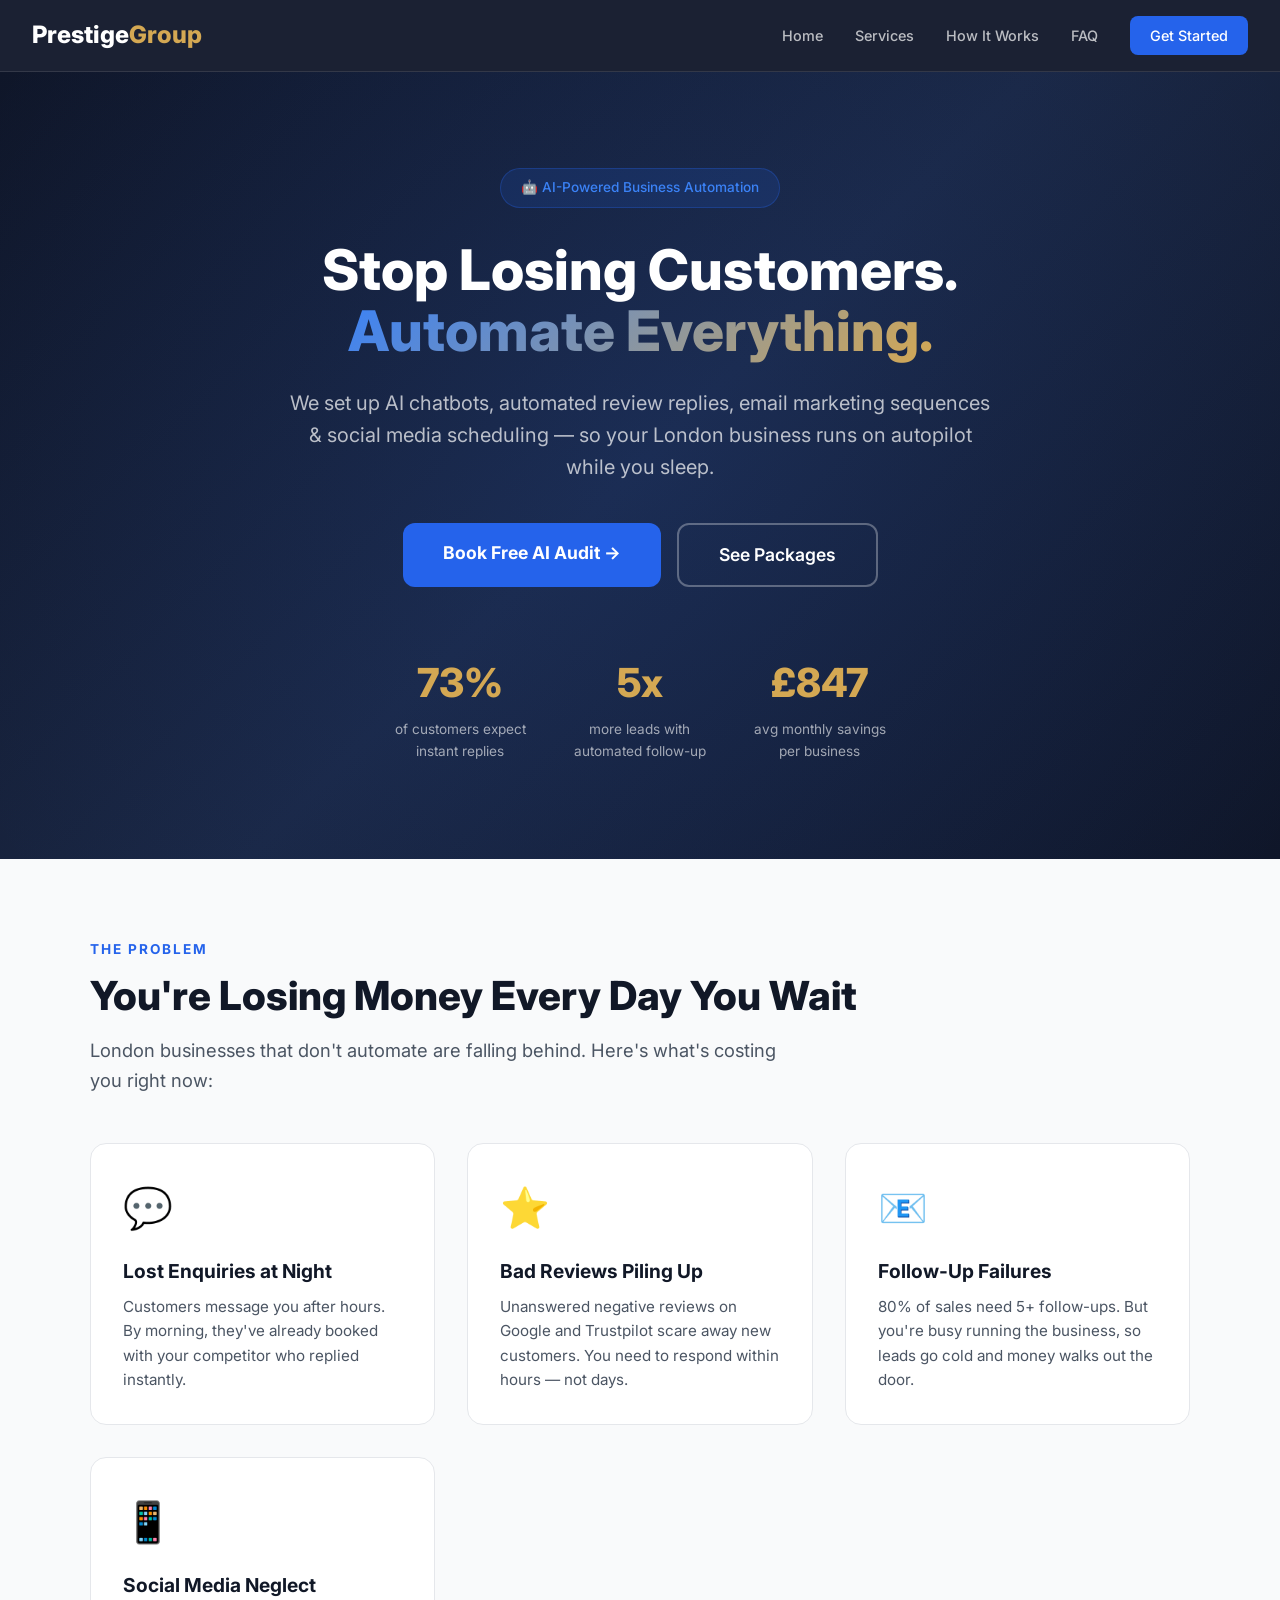
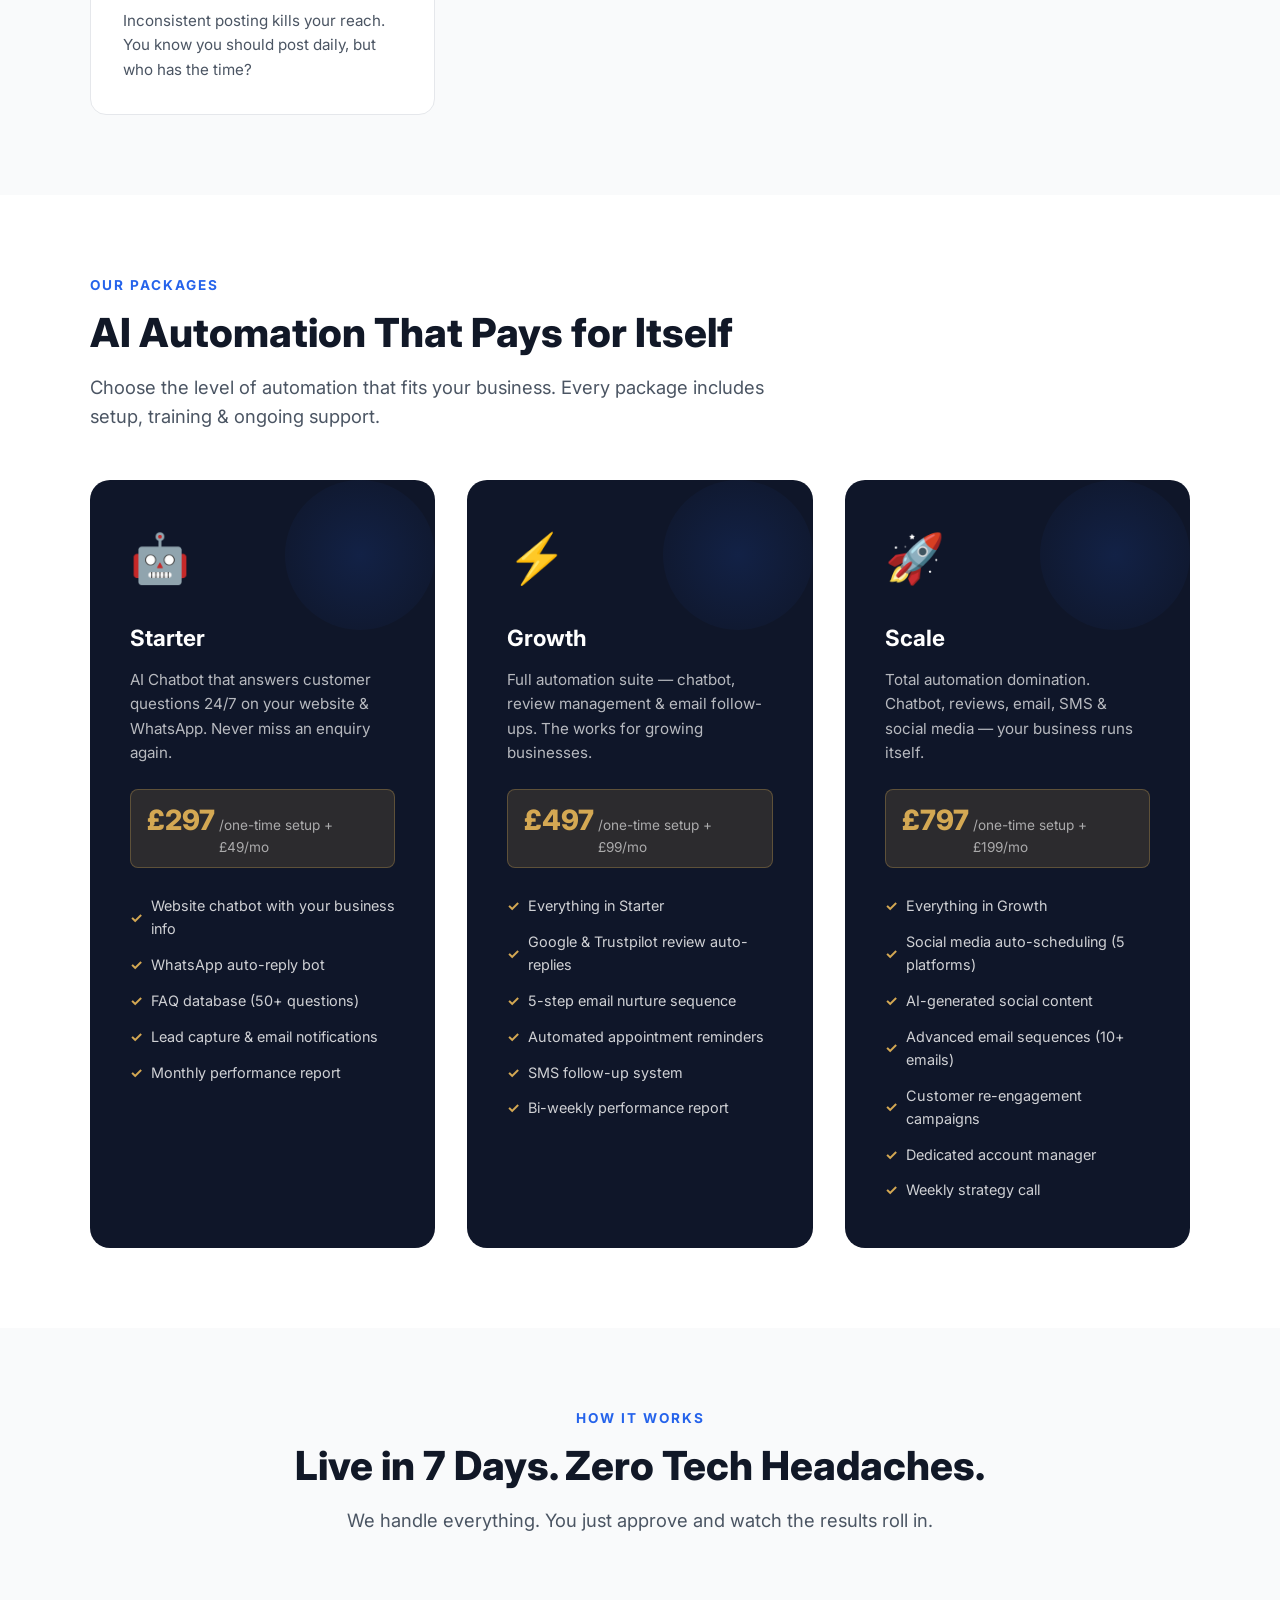
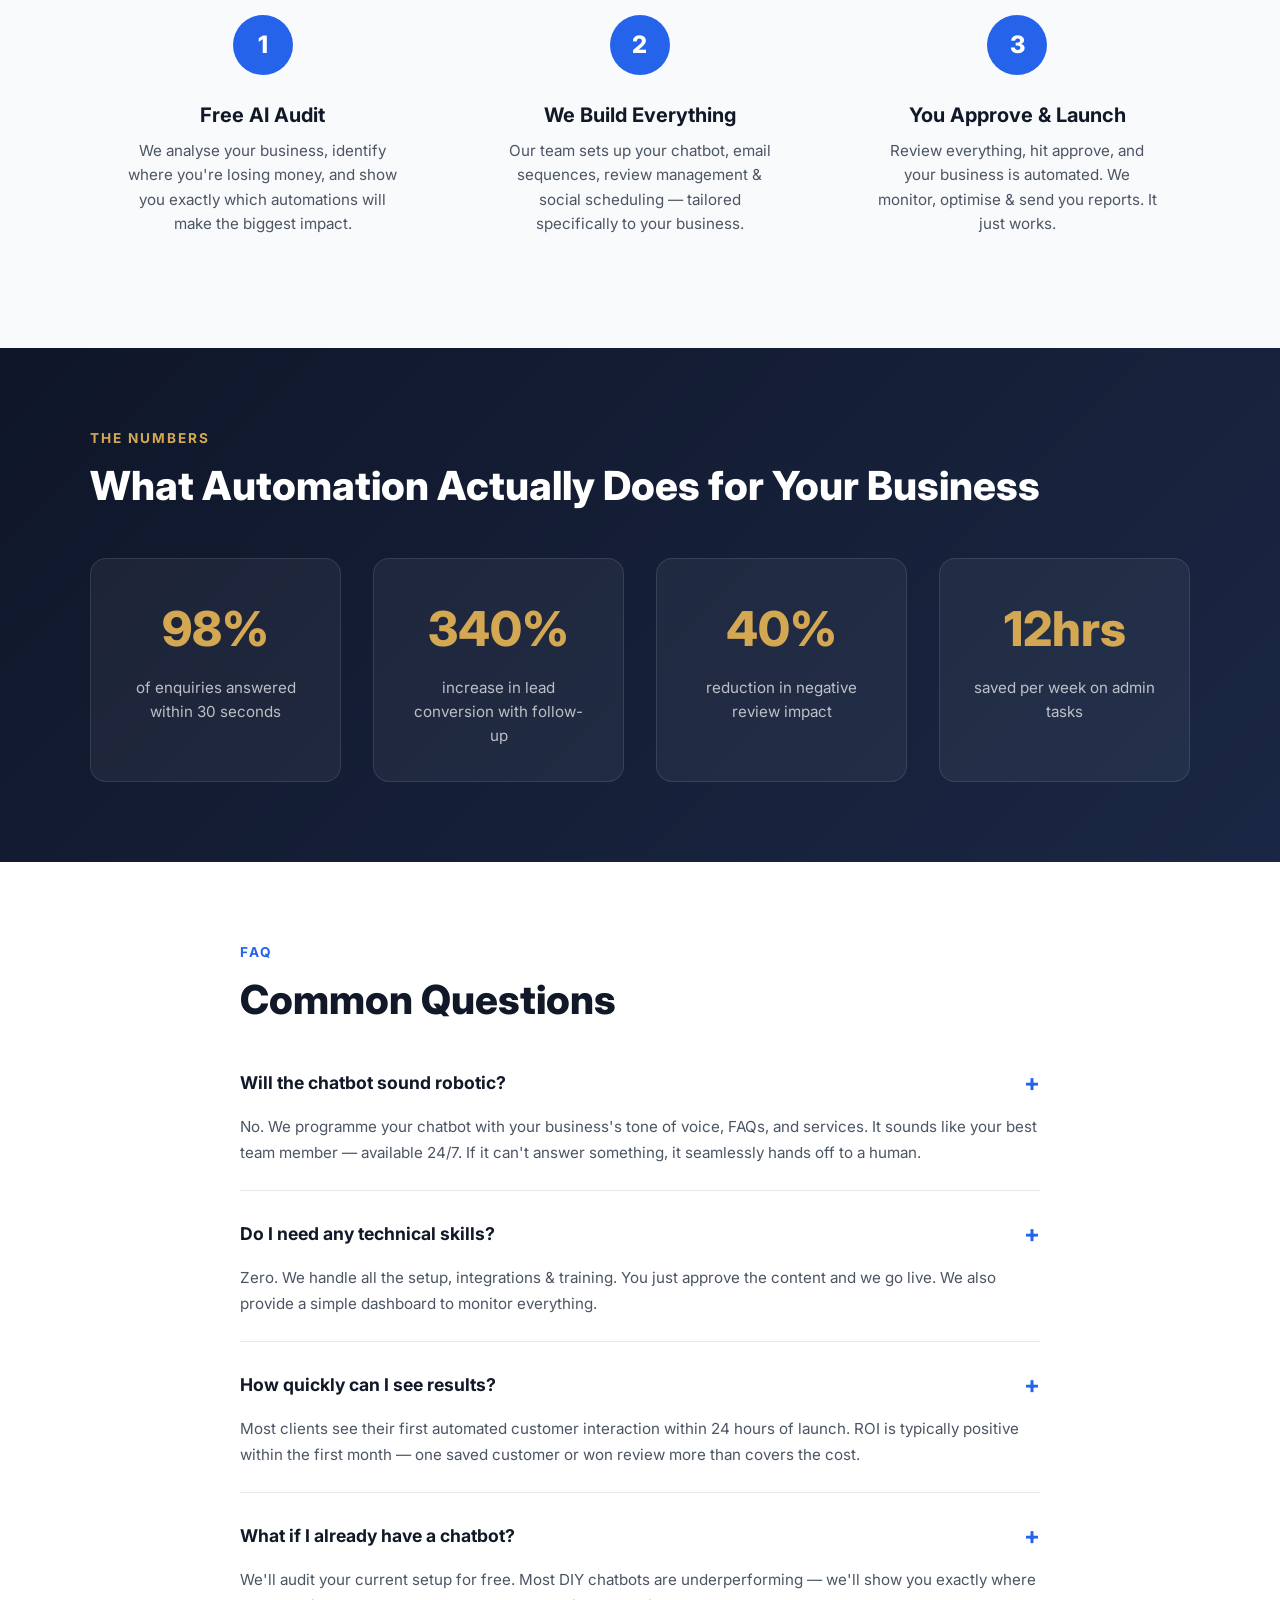
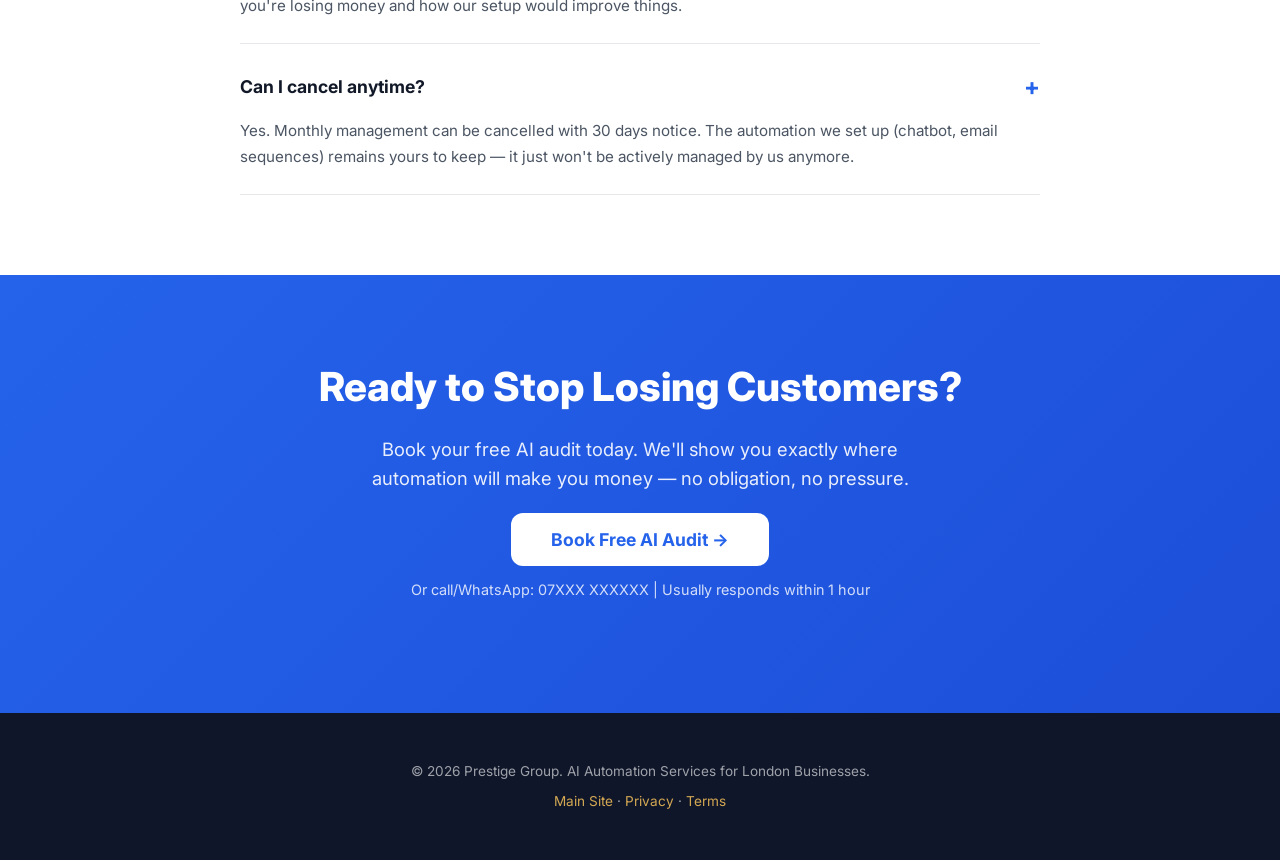
<file: prestige-website/ai-automation.html>
<!DOCTYPE html>
<html lang="en">
<head>
  <meta charset="UTF-8">
  <meta name="viewport" content="width=device-width, initial-scale=1.0">
  <meta name="description" content="Prestige Group AI Automation — Automate your customer service, marketing, and operations with AI. Chatbots, review management, email marketing & social media automation for London businesses.">
  <meta name="keywords" content="AI automation, chatbot, review management, email marketing, social media automation, London, Prestige Group">
  <meta property="og:title" content="Prestige Group — AI Automation Services">
  <meta property="og:description" content="Automate your business with AI. Chatbots, review replies, email sequences & social media — all on autopilot.">
  <meta property="og:type" content="website">
  <title>Prestige Group — AI Automation Services | Automate Your Business</title>
  <link rel="preconnect" href="https://fonts.googleapis.com">
  <link rel="preconnect" href="https://fonts.gstatic.com" crossorigin>
  <link href="https://fonts.googleapis.com/css2?family=Inter:wght@400;500;600;700;800&display=swap" rel="stylesheet">
  <style>
    :root {
      --navy: #0F1629;
      --blue: #2563EB;
      --blue-light: #3B82F6;
      --gold: #D4A853;
      --white: #FFFFFF;
      --gray-50: #F9FAFB;
      --gray-100: #F3F4F6;
      --gray-200: #E5E7EB;
      --gray-600: #4B5563;
      --gray-700: #374151;
      --gray-800: #1F2937;
      --gray-900: #111827;
    }
    * { margin: 0; padding: 0; box-sizing: border-box; }
    body { font-family: 'Inter', sans-serif; color: var(--gray-800); background: var(--white); line-height: 1.6; }
    
    /* Navigation */
    .nav { position: sticky; top: 0; z-index: 100; background: rgba(15,22,41,0.95); backdrop-filter: blur(12px); border-bottom: 1px solid rgba(255,255,255,0.1); padding: 1rem 2rem; display: flex; justify-content: space-between; align-items: center; }
    .nav-logo { font-size: 1.5rem; font-weight: 800; color: var(--white); text-decoration: none; }
    .nav-logo span { color: var(--gold); }
    .nav-links { display: flex; gap: 2rem; align-items: center; }
    .nav-links a { color: rgba(255,255,255,0.7); text-decoration: none; font-weight: 500; font-size: 0.9rem; transition: color 0.2s; }
    .nav-links a:hover { color: var(--white); }
    .nav-cta { background: var(--blue); color: white !important; padding: 0.5rem 1.25rem; border-radius: 8px; font-weight: 600; }
    .nav-cta:hover { background: var(--blue-light); }

    /* Hero */
    .hero { background: linear-gradient(135deg, var(--navy) 0%, #1a2744 50%, var(--navy) 100%); padding: 6rem 2rem; text-align: center; position: relative; overflow: hidden; }
    .hero::before { content: ''; position: absolute; top: -50%; left: -50%; width: 200%; height: 200%; background: radial-gradient(circle, rgba(37,99,235,0.1) 0%, transparent 50%); animation: pulse 8s ease-in-out infinite; }
    @keyframes pulse { 0%, 100% { transform: scale(1); } 50% { transform: scale(1.05); } }
    .hero-badge { display: inline-flex; align-items: center; gap: 0.5rem; background: rgba(37,99,235,0.15); border: 1px solid rgba(37,99,235,0.3); border-radius: 100px; padding: 0.5rem 1.25rem; font-size: 0.85rem; color: var(--blue-light); margin-bottom: 2rem; font-weight: 500; position: relative; z-index: 1; }
    .hero h1 { font-size: 3.5rem; font-weight: 800; color: var(--white); line-height: 1.1; margin-bottom: 1.5rem; position: relative; z-index: 1; }
    .hero h1 span { background: linear-gradient(135deg, var(--blue-light), var(--gold)); -webkit-background-clip: text; -webkit-text-fill-color: transparent; background-clip: text; }
    .hero p { font-size: 1.25rem; color: rgba(255,255,255,0.7); max-width: 700px; margin: 0 auto 2.5rem; position: relative; z-index: 1; }
    .hero-buttons { display: flex; gap: 1rem; justify-content: center; position: relative; z-index: 1; flex-wrap: wrap; }
    .btn-primary { background: var(--blue); color: white; padding: 1rem 2.5rem; border-radius: 12px; text-decoration: none; font-weight: 700; font-size: 1.1rem; transition: all 0.2s; border: none; cursor: pointer; }
    .btn-primary:hover { background: var(--blue-light); transform: translateY(-2px); box-shadow: 0 8px 25px rgba(37,99,235,0.3); }
    .btn-secondary { background: transparent; color: white; padding: 1rem 2.5rem; border-radius: 12px; text-decoration: none; font-weight: 600; font-size: 1.1rem; border: 2px solid rgba(255,255,255,0.3); transition: all 0.2s; cursor: pointer; }
    .btn-secondary:hover { border-color: var(--white); background: rgba(255,255,255,0.05); }
    .hero-stats { display: flex; justify-content: center; gap: 3rem; margin-top: 4rem; position: relative; z-index: 1; flex-wrap: wrap; }
    .hero-stat { text-align: center; }
    .hero-stat-number { font-size: 2.5rem; font-weight: 800; color: var(--gold); }
    .hero-stat-label { font-size: 0.85rem; color: rgba(255,255,255,0.6); margin-top: 0.25rem; }

    /* Pain Points */
    .pain { padding: 5rem 2rem; background: var(--gray-50); }
    .pain-inner { max-width: 1100px; margin: 0 auto; }
    .section-label { font-size: 0.85rem; font-weight: 700; color: var(--blue); text-transform: uppercase; letter-spacing: 2px; margin-bottom: 0.75rem; }
    .section-title { font-size: 2.5rem; font-weight: 800; color: var(--gray-900); margin-bottom: 1rem; line-height: 1.2; }
    .section-subtitle { font-size: 1.15rem; color: var(--gray-600); max-width: 700px; margin-bottom: 3rem; }
    .pain-grid { display: grid; grid-template-columns: repeat(auto-fit, minmax(280px, 1fr)); gap: 2rem; }
    .pain-card { background: white; border-radius: 16px; padding: 2rem; border: 1px solid var(--gray-200); transition: all 0.3s; }
    .pain-card:hover { transform: translateY(-4px); box-shadow: 0 12px 40px rgba(0,0,0,0.08); }
    .pain-icon { font-size: 2.5rem; margin-bottom: 1rem; }
    .pain-card h3 { font-size: 1.2rem; font-weight: 700; margin-bottom: 0.5rem; color: var(--gray-900); }
    .pain-card p { color: var(--gray-600); font-size: 0.95rem; }

    /* Services */
    .services { padding: 5rem 2rem; }
    .services-inner { max-width: 1100px; margin: 0 auto; }
    .services-grid { display: grid; grid-template-columns: repeat(auto-fit, minmax(320px, 1fr)); gap: 2rem; }
    .service-card { background: var(--navy); border-radius: 20px; padding: 2.5rem; color: white; position: relative; overflow: hidden; transition: all 0.3s; }
    .service-card:hover { transform: translateY(-4px); }
    .service-card::after { content: ''; position: absolute; top: 0; right: 0; width: 150px; height: 150px; background: radial-gradient(circle, rgba(37,99,235,0.15), transparent); border-radius: 50%; }
    .service-icon { font-size: 3rem; margin-bottom: 1.5rem; }
    .service-card h3 { font-size: 1.4rem; font-weight: 700; margin-bottom: 0.75rem; position: relative; z-index: 1; }
    .service-card p { color: rgba(255,255,255,0.7); margin-bottom: 1.5rem; font-size: 0.95rem; position: relative; z-index: 1; }
    .service-price { display: inline-flex; align-items: baseline; gap: 0.25rem; background: rgba(212,168,83,0.15); border: 1px solid rgba(212,168,83,0.3); border-radius: 8px; padding: 0.5rem 1rem; position: relative; z-index: 1; }
    .service-price-amount { font-size: 1.75rem; font-weight: 800; color: var(--gold); }
    .service-price-period { font-size: 0.85rem; color: rgba(255,255,255,0.6); }
    .service-features { list-style: none; margin-top: 1.25rem; position: relative; z-index: 1; }
    .service-features li { padding: 0.4rem 0; color: rgba(255,255,255,0.8); font-size: 0.9rem; display: flex; align-items: center; gap: 0.5rem; }
    .service-features li::before { content: '✓'; color: var(--gold); font-weight: 700; }

    /* How It Works */
    .how { padding: 5rem 2rem; background: var(--gray-50); }
    .how-inner { max-width: 1100px; margin: 0 auto; }
    .how-steps { display: grid; grid-template-columns: repeat(auto-fit, minmax(250px, 1fr)); gap: 2rem; margin-top: 3rem; }
    .how-step { text-align: center; padding: 2rem; }
    .how-number { width: 60px; height: 60px; background: var(--blue); color: white; border-radius: 50%; display: inline-flex; align-items: center; justify-content: center; font-size: 1.5rem; font-weight: 800; margin-bottom: 1.5rem; }
    .how-step h3 { font-size: 1.25rem; font-weight: 700; margin-bottom: 0.5rem; color: var(--gray-900); }
    .how-step p { color: var(--gray-600); font-size: 0.95rem; }

    /* ROI Section */
    .roi { padding: 5rem 2rem; background: linear-gradient(135deg, var(--navy), #1a2744); color: white; }
    .roi-inner { max-width: 1100px; margin: 0 auto; }
    .roi-grid { display: grid; grid-template-columns: repeat(auto-fit, minmax(240px, 1fr)); gap: 2rem; margin-top: 3rem; }
    .roi-card { background: rgba(255,255,255,0.05); border: 1px solid rgba(255,255,255,0.1); border-radius: 16px; padding: 2rem; text-align: center; }
    .roi-number { font-size: 3rem; font-weight: 800; color: var(--gold); }
    .roi-label { color: rgba(255,255,255,0.7); font-size: 0.95rem; margin-top: 0.5rem; }

    /* FAQ */
    .faq { padding: 5rem 2rem; }
    .faq-inner { max-width: 800px; margin: 0 auto; }
    .faq-item { border-bottom: 1px solid var(--gray-200); padding: 1.5rem 0; }
    .faq-question { font-size: 1.1rem; font-weight: 700; color: var(--gray-900); cursor: pointer; display: flex; justify-content: space-between; align-items: center; }
    .faq-question::after { content: '+'; font-size: 1.5rem; color: var(--blue); font-weight: 700; }
    .faq-answer { color: var(--gray-600); margin-top: 0.75rem; font-size: 0.95rem; line-height: 1.7; }

    /* CTA */
    .cta { padding: 5rem 2rem; background: linear-gradient(135deg, var(--blue), #1d4ed8); text-align: center; color: white; }
    .cta h2 { font-size: 2.5rem; font-weight: 800; margin-bottom: 1rem; }
    .cta p { font-size: 1.15rem; opacity: 0.9; max-width: 600px; margin: 0 auto 2rem; }
    .cta .btn-primary { background: white; color: var(--blue); }
    .cta .btn-primary:hover { background: var(--gray-100); transform: translateY(-2px); }

    /* Footer */
    .footer { background: var(--navy); color: rgba(255,255,255,0.6); padding: 3rem 2rem; text-align: center; font-size: 0.85rem; }
    .footer a { color: var(--gold); text-decoration: none; }

    @media (max-width: 768px) {
      .hero h1 { font-size: 2.25rem; }
      .section-title { font-size: 1.75rem; }
      .hero-stats { gap: 1.5rem; }
      .nav-links { display: none; }
    }
  </style>
</head>
<body>

  <!-- Nav -->
  <nav class="nav">
    <a href="index.html" class="nav-logo">Prestige<span>Group</span></a>
    <div class="nav-links">
      <a href="index.html">Home</a>
      <a href="#services">Services</a>
      <a href="#how">How It Works</a>
      <a href="#faq">FAQ</a>
      <a href="#cta" class="nav-cta">Get Started</a>
    </div>
  </nav>

  <!-- Hero -->
  <section class="hero">
    <div class="hero-badge">🤖 AI-Powered Business Automation</div>
    <h1>Stop Losing Customers.<br><span>Automate Everything.</span></h1>
    <p>We set up AI chatbots, automated review replies, email marketing sequences & social media scheduling — so your London business runs on autopilot while you sleep.</p>
    <div class="hero-buttons">
      <a href="#cta" class="btn-primary">Book Free AI Audit →</a>
      <a href="#services" class="btn-secondary">See Packages</a>
    </div>
    <div class="hero-stats">
      <div class="hero-stat">
        <div class="hero-stat-number">73%</div>
        <div class="hero-stat-label">of customers expect<br>instant replies</div>
      </div>
      <div class="hero-stat">
        <div class="hero-stat-number">5x</div>
        <div class="hero-stat-label">more leads with<br>automated follow-up</div>
      </div>
      <div class="hero-stat">
        <div class="hero-stat-number">£847</div>
        <div class="hero-stat-label">avg monthly savings<br>per business</div>
      </div>
    </div>
  </section>

  <!-- Pain Points -->
  <section class="pain">
    <div class="pain-inner">
      <div class="section-label">The Problem</div>
      <h2 class="section-title">You're Losing Money Every Day You Wait</h2>
      <p class="section-subtitle">London businesses that don't automate are falling behind. Here's what's costing you right now:</p>
      <div class="pain-grid">
        <div class="pain-card">
          <div class="pain-icon">💬</div>
          <h3>Lost Enquiries at Night</h3>
          <p>Customers message you after hours. By morning, they've already booked with your competitor who replied instantly.</p>
        </div>
        <div class="pain-card">
          <div class="pain-icon">⭐</div>
          <h3>Bad Reviews Piling Up</h3>
          <p>Unanswered negative reviews on Google and Trustpilot scare away new customers. You need to respond within hours — not days.</p>
        </div>
        <div class="pain-card">
          <div class="pain-icon">📧</div>
          <h3>Follow-Up Failures</h3>
          <p>80% of sales need 5+ follow-ups. But you're busy running the business, so leads go cold and money walks out the door.</p>
        </div>
        <div class="pain-card">
          <div class="pain-icon">📱</div>
          <h3>Social Media Neglect</h3>
          <p>Inconsistent posting kills your reach. You know you should post daily, but who has the time?</p>
        </div>
      </div>
    </div>
  </section>

  <!-- Services/Packages -->
  <section class="services" id="services">
    <div class="services-inner">
      <div class="section-label">Our Packages</div>
      <h2 class="section-title">AI Automation That Pays for Itself</h2>
      <p class="section-subtitle">Choose the level of automation that fits your business. Every package includes setup, training & ongoing support.</p>
      <div class="services-grid">

        <!-- Starter -->
        <div class="service-card">
          <div class="service-icon">🤖</div>
          <h3>Starter</h3>
          <p>AI Chatbot that answers customer questions 24/7 on your website & WhatsApp. Never miss an enquiry again.</p>
          <div class="service-price">
            <span class="service-price-amount">£297</span>
            <span class="service-price-period">/one-time setup + £49/mo</span>
          </div>
          <ul class="service-features">
            <li>Website chatbot with your business info</li>
            <li>WhatsApp auto-reply bot</li>
            <li>FAQ database (50+ questions)</li>
            <li>Lead capture & email notifications</li>
            <li>Monthly performance report</li>
          </ul>
        </div>

        <!-- Growth -->
        <div class="service-card">
          <div class="service-icon">⚡</div>
          <h3>Growth</h3>
          <p>Full automation suite — chatbot, review management & email follow-ups. The works for growing businesses.</p>
          <div class="service-price">
            <span class="service-price-amount">£497</span>
            <span class="service-price-period">/one-time setup + £99/mo</span>
          </div>
          <ul class="service-features">
            <li>Everything in Starter</li>
            <li>Google & Trustpilot review auto-replies</li>
            <li>5-step email nurture sequence</li>
            <li>Automated appointment reminders</li>
            <li>SMS follow-up system</li>
            <li>Bi-weekly performance report</li>
          </ul>
        </div>

        <!-- Scale -->
        <div class="service-card">
          <div class="service-icon">🚀</div>
          <h3>Scale</h3>
          <p>Total automation domination. Chatbot, reviews, email, SMS & social media — your business runs itself.</p>
          <div class="service-price">
            <span class="service-price-amount">£797</span>
            <span class="service-price-period">/one-time setup + £199/mo</span>
          </div>
          <ul class="service-features">
            <li>Everything in Growth</li>
            <li>Social media auto-scheduling (5 platforms)</li>
            <li>AI-generated social content</li>
            <li>Advanced email sequences (10+ emails)</li>
            <li>Customer re-engagement campaigns</li>
            <li>Dedicated account manager</li>
            <li>Weekly strategy call</li>
          </ul>
        </div>

      </div>
    </div>
  </section>

  <!-- How It Works -->
  <section class="how" id="how">
    <div class="how-inner">
      <div class="section-label" style="text-align:center;">How It Works</div>
      <h2 class="section-title" style="text-align:center;">Live in 7 Days. Zero Tech Headaches.</h2>
      <p class="section-subtitle" style="text-align:center;margin-left:auto;margin-right:auto;">We handle everything. You just approve and watch the results roll in.</p>
      <div class="how-steps">
        <div class="how-step">
          <div class="how-number">1</div>
          <h3>Free AI Audit</h3>
          <p>We analyse your business, identify where you're losing money, and show you exactly which automations will make the biggest impact.</p>
        </div>
        <div class="how-step">
          <div class="how-number">2</div>
          <h3>We Build Everything</h3>
          <p>Our team sets up your chatbot, email sequences, review management & social scheduling — tailored specifically to your business.</p>
        </div>
        <div class="how-step">
          <div class="how-number">3</div>
          <h3>You Approve & Launch</h3>
          <p>Review everything, hit approve, and your business is automated. We monitor, optimise & send you reports. It just works.</p>
        </div>
      </div>
    </div>
  </section>

  <!-- ROI -->
  <section class="roi">
    <div class="roi-inner">
      <div class="section-label" style="color:var(--gold);">The Numbers</div>
      <h2 class="section-title" style="color:white;">What Automation Actually Does for Your Business</h2>
      <div class="roi-grid">
        <div class="roi-card">
          <div class="roi-number">98%</div>
          <div class="roi-label">of enquiries answered within 30 seconds</div>
        </div>
        <div class="roi-card">
          <div class="roi-number">340%</div>
          <div class="roi-label">increase in lead conversion with follow-up</div>
        </div>
        <div class="roi-card">
          <div class="roi-number">40%</div>
          <div class="roi-label">reduction in negative review impact</div>
        </div>
        <div class="roi-card">
          <div class="roi-number">12hrs</div>
          <div class="roi-label">saved per week on admin tasks</div>
        </div>
      </div>
    </div>
  </section>

  <!-- FAQ -->
  <section class="faq" id="faq">
    <div class="faq-inner">
      <div class="section-label">FAQ</div>
      <h2 class="section-title">Common Questions</h2>
      <div class="faq-item">
        <div class="faq-question">Will the chatbot sound robotic?</div>
        <div class="faq-answer">No. We programme your chatbot with your business's tone of voice, FAQs, and services. It sounds like your best team member — available 24/7. If it can't answer something, it seamlessly hands off to a human.</div>
      </div>
      <div class="faq-item">
        <div class="faq-question">Do I need any technical skills?</div>
        <div class="faq-answer">Zero. We handle all the setup, integrations & training. You just approve the content and we go live. We also provide a simple dashboard to monitor everything.</div>
      </div>
      <div class="faq-item">
        <div class="faq-question">How quickly can I see results?</div>
        <div class="faq-answer">Most clients see their first automated customer interaction within 24 hours of launch. ROI is typically positive within the first month — one saved customer or won review more than covers the cost.</div>
      </div>
      <div class="faq-item">
        <div class="faq-question">What if I already have a chatbot?</div>
        <div class="faq-answer">We'll audit your current setup for free. Most DIY chatbots are underperforming — we'll show you exactly where you're losing money and how our setup would improve things.</div>
      </div>
      <div class="faq-item">
        <div class="faq-question">Can I cancel anytime?</div>
        <div class="faq-answer">Yes. Monthly management can be cancelled with 30 days notice. The automation we set up (chatbot, email sequences) remains yours to keep — it just won't be actively managed by us anymore.</div>
      </div>
    </div>
  </section>

  <!-- CTA -->
  <section class="cta" id="cta">
    <h2>Ready to Stop Losing Customers?</h2>
    <p>Book your free AI audit today. We'll show you exactly where automation will make you money — no obligation, no pressure.</p>
    <a href="mailto:hello@prestigegroup.com?subject=AI%20Automation%20Audit%20Request" class="btn-primary">Book Free AI Audit →</a>
    <p style="margin-top:1.5rem;font-size:0.9rem;opacity:0.8;">Or call/WhatsApp: 07XXX XXXXXX | Usually responds within 1 hour</p>
  </section>

  <!-- Footer -->
  <footer class="footer">
    <p>&copy; <span id="year"></span> Prestige Group. AI Automation Services for London Businesses.</p>
    <p style="margin-top:0.5rem;"><a href="index.html">Main Site</a> &middot; <a href="privacy.html">Privacy</a> &middot; <a href="terms.html">Terms</a></p>
  </footer>

  <script>document.getElementById('year').textContent = new Date().getFullYear();</script>
</body>
</html>
</file>
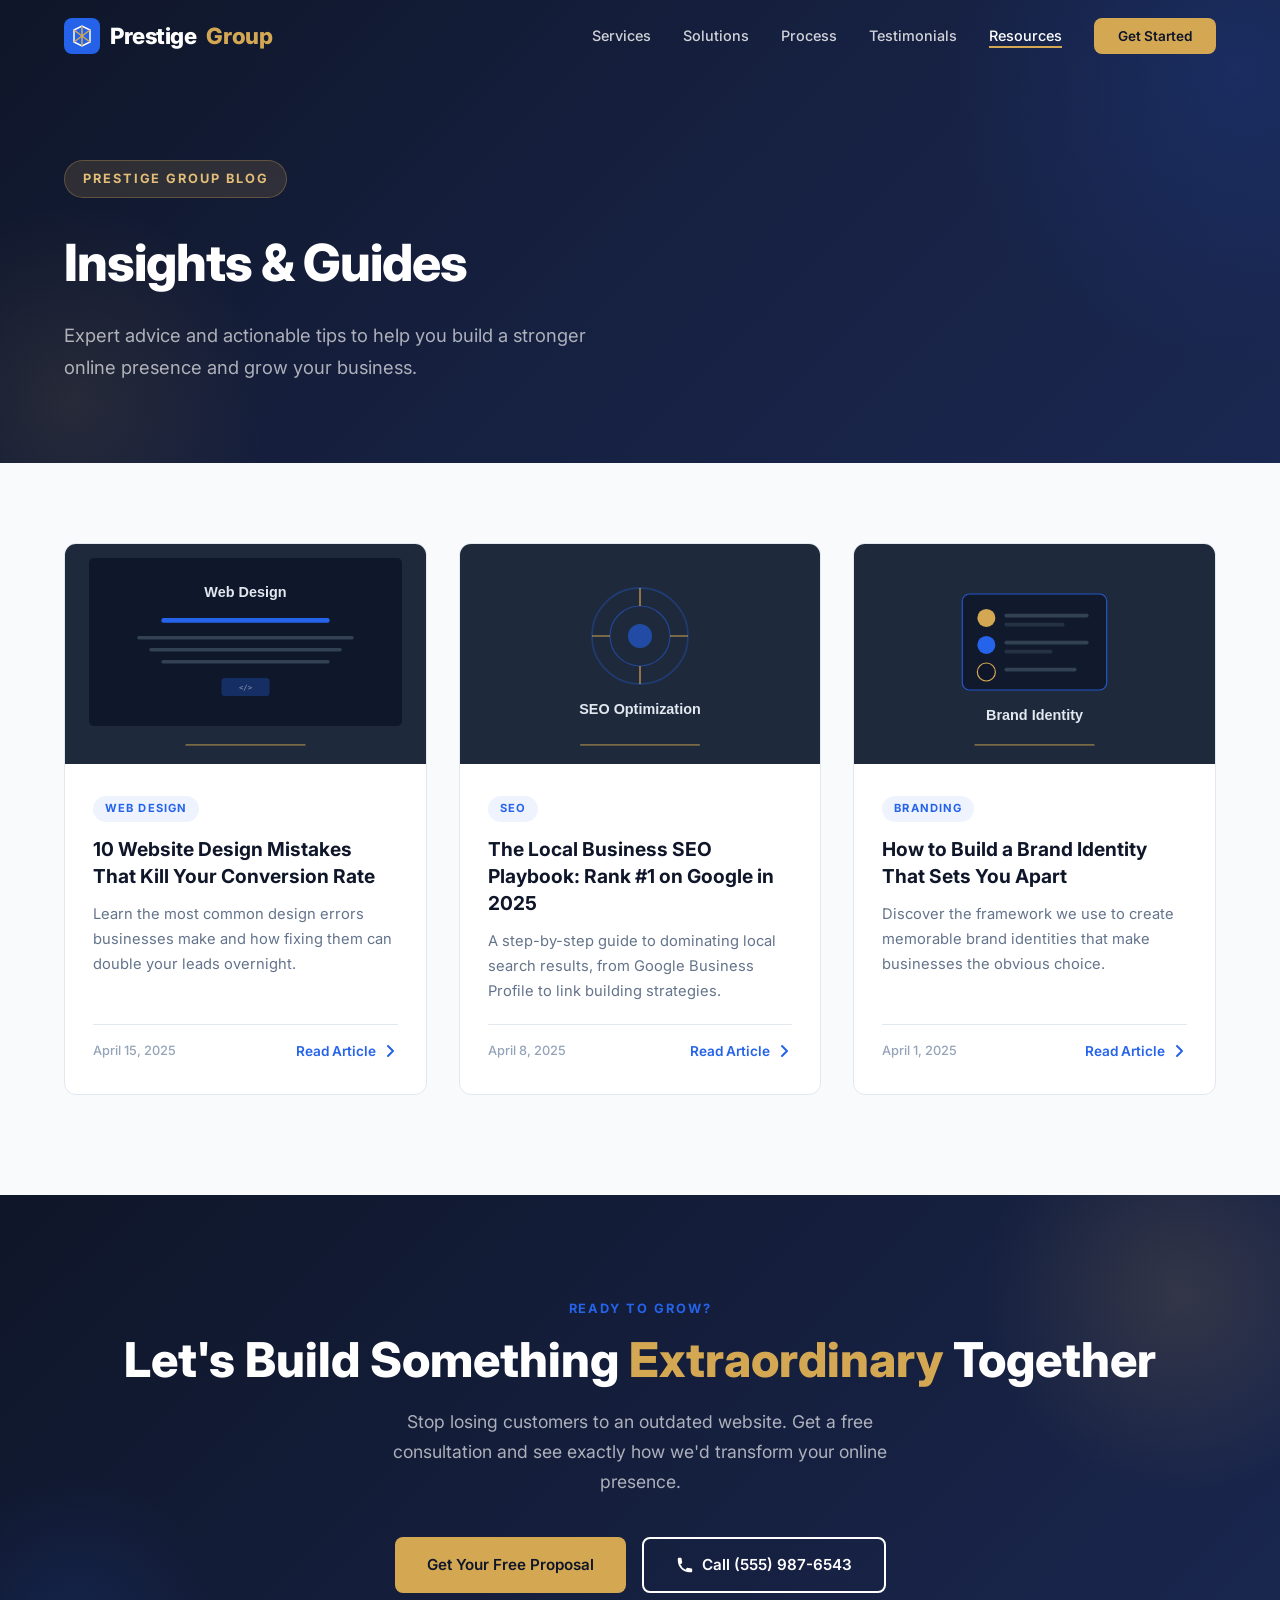
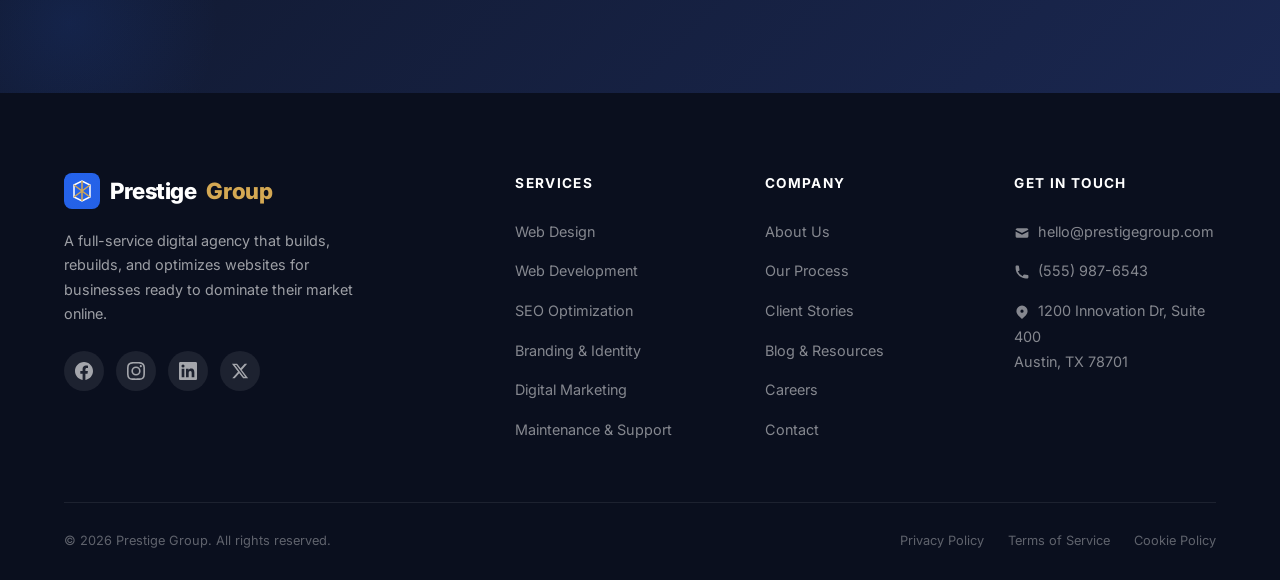
<file: prestige-website/blog.html>
<!DOCTYPE html>
<html lang="en">
<head>
  <meta charset="UTF-8">
  <meta name="viewport" content="width=device-width, initial-scale=1.0">
  <meta name="description" content="Prestige Group Blog — Expert insights on web design, SEO, branding, and digital marketing to help your business grow online.">
  <meta name="keywords" content="web design blog, SEO tips, branding guide, digital marketing, Prestige Group">
  <meta name="author" content="Prestige Group">
  <meta property="og:title" content="Prestige Group Blog — Insights & Guides">
  <meta property="og:description" content="Expert advice and actionable tips to help you build a stronger online presence.">
  <meta property="og:type" content="website">
  <meta property="og:url" content="https://www.prestigegroup.com/blog.html">
  <meta property="og:image" content="assets/og-image.svg">
  <title>Blog — Prestige Group | Web Design, SEO & Branding Insights</title>

  <!-- Google Fonts -->
  <link rel="preconnect" href="https://fonts.googleapis.com">
  <link rel="preconnect" href="https://fonts.gstatic.com" crossorigin>
  <link href="https://fonts.googleapis.com/css2?family=Inter:wght@400;500;600;700;800&display=swap" rel="stylesheet">
  <!-- Favicons -->
  <link rel="icon" type="image/svg+xml" href="assets/favicon.svg">
  <link rel="apple-touch-icon" href="assets/apple-touch-icon.svg">

  <!-- BreadcrumbList Schema -->
  <script type="application/ld+json">
  {
    "@context": "https://schema.org",
    "@type": "BreadcrumbList",
    "itemListElement": [
      {
        "@type": "ListItem",
        "position": 1,
        "name": "Home",
        "item": "https://www.prestigegroup.com"
      },
      {
        "@type": "ListItem",
        "position": 2,
        "name": "Blog",
        "item": "https://www.prestigegroup.com/blog.html"
      }
    ]
  }
  </script>

  <!-- Blog Schema -->
  <script type="application/ld+json">
  {
    "@context": "https://schema.org",
    "@type": "Blog",
    "name": "Prestige Group Blog",
    "description": "Expert insights on web design, SEO, branding, and digital marketing.",
    "url": "https://www.prestigegroup.com/blog.html",
    "publisher": {
      "@type": "Organization",
      "name": "Prestige Group",
      "url": "https://www.prestigegroup.com"
    }
  }
  </script>

  <link rel="stylesheet" href="styles.css">

  <style>
    /* Blog Index — Page-specific styles */
    .blog-hero {
      position: relative;
      padding: 160px 0 80px;
      background: linear-gradient(135deg, var(--navy) 0%, #162040 50%, #1a2750 100%);
      overflow: hidden;
    }
    .blog-hero::before {
      content: '';
      position: absolute;
      top: -50%;
      right: -20%;
      width: 600px;
      height: 600px;
      background: radial-gradient(circle, rgba(37, 99, 235, 0.15) 0%, transparent 70%);
      border-radius: 50%;
    }
    .blog-hero::after {
      content: '';
      position: absolute;
      bottom: -30%;
      left: -10%;
      width: 400px;
      height: 400px;
      background: radial-gradient(circle, rgba(212, 168, 83, 0.1) 0%, transparent 70%);
      border-radius: 50%;
    }
    .blog-hero .container {
      position: relative;
      z-index: 2;
    }
    .blog-hero h1 {
      font-size: clamp(2.2rem, 5vw, 3.2rem);
      font-weight: 800;
      color: var(--white);
      margin-bottom: 16px;
      letter-spacing: -0.02em;
    }
    .blog-hero p {
      font-size: 1.15rem;
      color: rgba(255,255,255,0.65);
      max-width: 560px;
      line-height: 1.7;
    }

    .blog-index {
      padding: 80px 0 100px;
      background: var(--gray);
    }

    .blog-index-grid {
      display: grid;
      grid-template-columns: repeat(3, 1fr);
      gap: 32px;
    }

    .blog-card {
      background: var(--white);
      border-radius: var(--radius-md);
      overflow: hidden;
      border: 1px solid #e2e8f0;
      transition: all var(--transition);
      display: flex;
      flex-direction: column;
    }
    .blog-card:hover {
      transform: translateY(-8px);
      box-shadow: var(--shadow-lg);
    }

    .blog-card-image {
      height: 220px;
      overflow: hidden;
    }
    .blog-card-image img {
      width: 100%;
      height: 100%;
      object-fit: cover;
      transition: transform 0.5s ease;
    }
    .blog-card:hover .blog-card-image img {
      transform: scale(1.06);
    }

    .blog-card-content {
      padding: 32px 28px;
      flex: 1;
      display: flex;
      flex-direction: column;
    }

    .blog-card-content .resource-tag {
      display: inline-block;
      font-size: 0.7rem;
      font-weight: 700;
      text-transform: uppercase;
      letter-spacing: 0.1em;
      color: var(--blue);
      background: rgba(37, 99, 235, 0.08);
      padding: 4px 12px;
      border-radius: 100px;
      margin-bottom: 14px;
      width: fit-content;
    }

    .blog-card-content h2 {
      font-size: 1.2rem;
      font-weight: 700;
      color: var(--navy);
      margin-bottom: 12px;
      line-height: 1.4;
    }

    .blog-card-content p {
      font-size: 0.92rem;
      color: var(--gray-dark);
      line-height: 1.7;
      margin-bottom: 20px;
      flex: 1;
    }

    .blog-card-meta {
      display: flex;
      align-items: center;
      justify-content: space-between;
      padding-top: 16px;
      border-top: 1px solid #e2e8f0;
      margin-top: auto;
    }

    .blog-card-date {
      font-size: 0.8rem;
      color: var(--gray-mid);
      font-weight: 500;
    }

    .blog-card-link {
      font-size: 0.85rem;
      font-weight: 600;
      color: var(--blue);
      display: inline-flex;
      align-items: center;
      gap: 6px;
      transition: gap var(--transition);
    }
    .blog-card-link:hover {
      gap: 10px;
    }
    .blog-card-link svg {
      width: 16px;
      height: 16px;
    }

    @media (max-width: 1024px) {
      .blog-index-grid {
        grid-template-columns: repeat(2, 1fr);
      }
    }

    @media (max-width: 768px) {
      .blog-index-grid {
        grid-template-columns: 1fr;
      }
      .blog-hero {
        padding: 130px 0 60px;
      }
    }
  </style>
</head>
<body>

  <!-- Navbar -->
  <nav class="navbar navbar--scrolled" aria-label="Main navigation">
    <div class="container">
      <a href="index.html" class="nav-logo">
        <svg viewBox="0 0 36 36" fill="none" xmlns="http://www.w3.org/2000/svg">
          <rect width="36" height="36" rx="8" fill="url(#logoGrad)"/>
          <path d="M10 12L18 8L26 12V24L18 28L10 24V12Z" stroke="#fff" stroke-width="1.5" fill="none"/>
          <path d="M18 8V28M10 12L26 24M26 12L10 24" stroke="#D4A853" stroke-width="1.5"/>
          <defs>
            <linearGradient id="logoGrad" x1="0" y1="0" x2="36" y2="36">
              <stop stop-color="#2563EB"/>
              <stop offset="1" stop-color="#0F1629"/>
            </linearGradient>
          </defs>
        </svg>
        Prestige<span class="logo-gold"> Group</span>
      </a>

      <ul class="nav-links">
        <li><a href="index.html#features" class="nav-link">Services</a></li>
        <li><a href="index.html#solutions" class="nav-link">Solutions</a></li>
        <li><a href="index.html#how-it-works" class="nav-link">Process</a></li>
        <li><a href="index.html#testimonials" class="nav-link">Testimonials</a></li>
        <li><a href="blog.html" class="nav-link nav-link--active">Resources</a></li>
        <li><a href="index.html#contact" class="nav-link nav-cta">Get Started</a></li>
      </ul>

      <button class="hamburger" aria-label="Toggle menu" aria-expanded="false">
        <span></span>
        <span></span>
        <span></span>
      </button>
    </div>
  </nav>

  <!-- Blog Hero -->
  <section class="blog-hero">
    <div class="container">
      <span class="section-label" style="color: var(--gold-light); background: rgba(212,168,83,0.15); border: 1px solid rgba(212,168,83,0.3); border-radius: 100px; padding: 8px 18px; margin-bottom: 24px;">Prestige Group Blog</span>
      <h1>Insights &amp; Guides</h1>
      <p>Expert advice and actionable tips to help you build a stronger online presence and grow your business.</p>
    </div>
  </section>

  <!-- Blog Index Grid -->
  <section class="blog-index">
    <div class="container">
      <div class="blog-index-grid">

        <!-- Article 1 -->
        <a href="blog/web-design-mistakes.html" class="blog-card">
          <div class="blog-card-image">
            <img src="assets/blog-1.svg" alt="Laptop showing website code and design elements" loading="lazy">
          </div>
          <div class="blog-card-content">
            <span class="resource-tag">Web Design</span>
            <h2>10 Website Design Mistakes That Kill Your Conversion Rate</h2>
            <p>Learn the most common design errors businesses make and how fixing them can double your leads overnight.</p>
            <div class="blog-card-meta">
              <span class="blog-card-date">April 15, 2025</span>
              <span class="blog-card-link">
                Read Article
                <svg viewBox="0 0 16 16" fill="currentColor"><path d="M6 3l5 5-5 5" stroke="currentColor" stroke-width="2" fill="none" stroke-linecap="round" stroke-linejoin="round"/></svg>
              </span>
            </div>
          </div>
        </a>

        <!-- Article 2 -->
        <a href="blog/local-seo-playbook.html" class="blog-card">
          <div class="blog-card-image">
            <img src="assets/blog-2.svg" alt="SEO keyword research on screen" loading="lazy">
          </div>
          <div class="blog-card-content">
            <span class="resource-tag">SEO</span>
            <h2>The Local Business SEO Playbook: Rank #1 on Google in 2025</h2>
            <p>A step-by-step guide to dominating local search results, from Google Business Profile to link building strategies.</p>
            <div class="blog-card-meta">
              <span class="blog-card-date">April 8, 2025</span>
              <span class="blog-card-link">
                Read Article
                <svg viewBox="0 0 16 16" fill="currentColor"><path d="M6 3l5 5-5 5" stroke="currentColor" stroke-width="2" fill="none" stroke-linecap="round" stroke-linejoin="round"/></svg>
              </span>
            </div>
          </div>
        </a>

        <!-- Article 3 -->
        <a href="blog/brand-identity-guide.html" class="blog-card">
          <div class="blog-card-image">
            <img src="assets/blog-3.svg" alt="Branding and logo design process" loading="lazy">
          </div>
          <div class="blog-card-content">
            <span class="resource-tag">Branding</span>
            <h2>How to Build a Brand Identity That Sets You Apart</h2>
            <p>Discover the framework we use to create memorable brand identities that make businesses the obvious choice.</p>
            <div class="blog-card-meta">
              <span class="blog-card-date">April 1, 2025</span>
              <span class="blog-card-link">
                Read Article
                <svg viewBox="0 0 16 16" fill="currentColor"><path d="M6 3l5 5-5 5" stroke="currentColor" stroke-width="2" fill="none" stroke-linecap="round" stroke-linejoin="round"/></svg>
              </span>
            </div>
          </div>
        </a>

      </div>
    </div>
  </section>

  <!-- CTA Banner (simplified) -->
  <section class="cta-banner" id="contact">
    <div class="container">
      <span class="section-label slide-up">Ready to Grow?</span>
      <h2 class="slide-up">Let's Build Something <span style="color: var(--gold);">Extraordinary</span> Together</h2>
      <p class="slide-up">Stop losing customers to an outdated website. Get a free consultation and see exactly how we'd transform your online presence.</p>
      <div class="cta-banner-buttons slide-up">
        <a href="index.html#contact" class="btn btn-gold">Get Your Free Proposal</a>
        <a href="tel:+15559876543" class="btn btn-secondary">
          <svg viewBox="0 0 20 20" fill="currentColor" width="18" height="18"><path d="M2 3a1 1 0 011-1h2.153a1 1 0 01.986.836l.74 4.435a1 1 0 01-.54 1.06l-1.548.773a11.037 11.037 0 006.105 6.105l.774-1.548a1 1 0 011.059-.54l4.435.74a1 1 0 01.836.986V17a1 1 0 01-1 1h-2C7.82 18 2 12.18 2 5V3z"/></svg>
          Call (555) 987-6543
        </a>
      </div>
    </div>
  </section>

  <!-- Footer -->
  <footer class="footer" id="about">
    <div class="container">
      <div class="footer-grid">
        <div class="footer-brand">
          <a href="index.html" class="nav-logo">
            <svg viewBox="0 0 36 36" fill="none" xmlns="http://www.w3.org/2000/svg">
              <rect width="36" height="36" rx="8" fill="url(#logoGrad2)"/>
              <path d="M10 12L18 8L26 12V24L18 28L10 24V12Z" stroke="#fff" stroke-width="1.5" fill="none"/>
              <path d="M18 8V28M10 12L26 24M26 12L10 24" stroke="#D4A853" stroke-width="1.5"/>
              <defs>
                <linearGradient id="logoGrad2" x1="0" y1="0" x2="36" y2="36">
                  <stop stop-color="#2563EB"/>
                  <stop offset="1" stop-color="#0F1629"/>
                </linearGradient>
              </defs>
            </svg>
            Prestige<span class="logo-gold"> Group</span>
          </a>
          <p>A full-service digital agency that builds, rebuilds, and optimizes websites for businesses ready to dominate their market online.</p>
          <div class="footer-socials">
            <a href="https://www.facebook.com/prestigegroupdigital" aria-label="Facebook" target="_blank" rel="noopener noreferrer">
              <svg viewBox="0 0 24 24" fill="currentColor"><path d="M24 12.073c0-6.627-5.373-12-12-12s-12 5.373-12 12c0 5.99 4.388 10.954 10.125 11.854v-8.385H7.078v-3.47h3.047V9.43c0-3.007 1.792-4.669 4.533-4.669 1.312 0 2.686.235 2.686.235v2.953H15.83c-1.491 0-1.956.925-1.956 1.874v2.25h3.328l-.532 3.47h-2.796v8.385C19.612 23.027 24 18.062 24 12.073z"/></svg>
            </a>
            <a href="https://www.instagram.com/prestigegroupdigital" aria-label="Instagram" target="_blank" rel="noopener noreferrer">
              <svg viewBox="0 0 24 24" fill="currentColor"><path d="M12 2.163c3.204 0 3.584.012 4.85.07 3.252.148 4.771 1.691 4.919 4.919.058 1.265.069 1.645.069 4.849 0 3.205-.012 3.584-.069 4.849-.149 3.225-1.664 4.771-4.919 4.919-1.266.058-1.644.07-4.85.07-3.204 0-3.584-.012-4.849-.07-3.26-.149-4.771-1.699-4.919-4.92-.058-1.265-.07-1.644-.07-4.849 0-3.204.013-3.583.07-4.849.149-3.227 1.664-4.771 4.919-4.919 1.266-.057 1.645-.069 4.849-.069zM12 0C8.741 0 8.333.014 7.053.072 2.695.272.273 2.69.073 7.052.014 8.333 0 8.741 0 12c0 3.259.014 3.668.072 4.948.2 4.358 2.618 6.78 6.98 6.98C8.333 23.987 8.741 24 12 24c3.259 0 3.668-.014 4.948-.072 4.354-.2 6.782-2.618 6.979-6.98.059-1.28.073-1.689.073-4.948 0-3.259-.014-3.667-.072-4.947-.196-4.354-2.617-6.78-6.979-6.98C15.668.014 15.259 0 12 0zm0 5.838a6.162 6.162 0 100 12.324 6.162 6.162 0 000-12.324zM12 16a4 4 0 110-8 4 4 0 010 8zm6.406-11.845a1.44 1.44 0 100 2.881 1.44 1.44 0 000-2.881z"/></svg>
            </a>
            <a href="https://www.linkedin.com/company/prestigegroupdigital" aria-label="LinkedIn" target="_blank" rel="noopener noreferrer">
              <svg viewBox="0 0 24 24" fill="currentColor"><path d="M20.447 20.452h-3.554v-5.569c0-1.328-.027-3.037-1.852-3.037-1.853 0-2.136 1.445-2.136 2.939v5.667H9.351V9h3.414v1.561h.046c.477-.9 1.637-1.85 3.37-1.85 3.601 0 4.267 2.37 4.267 5.455v6.286zM5.337 7.433a2.062 2.062 0 01-2.063-2.065 2.064 2.064 0 112.063 2.065zm1.782 13.019H3.555V9h3.564v11.452zM22.225 0H1.771C.792 0 0 .774 0 1.729v20.542C0 23.227.792 24 1.771 24h20.451C23.2 24 24 23.227 24 22.271V1.729C24 .774 23.2 0 22.222 0h.003z"/></svg>
            </a>
            <a href="https://twitter.com/prestigegrp" aria-label="Twitter / X" target="_blank" rel="noopener noreferrer">
              <svg viewBox="0 0 24 24" fill="currentColor"><path d="M18.244 2.25h3.308l-7.227 8.26 8.502 11.24H16.17l-5.214-6.817L4.99 21.75H1.68l7.73-8.835L1.254 2.25H8.08l4.713 6.231zm-1.161 17.52h1.833L7.084 4.126H5.117z"/></svg>
            </a>
          </div>
        </div>

        <div class="footer-col">
          <h4>Services</h4>
          <ul>
            <li><a href="index.html#features">Web Design</a></li>
            <li><a href="index.html#features">Web Development</a></li>
            <li><a href="index.html#features">SEO Optimization</a></li>
            <li><a href="index.html#features">Branding & Identity</a></li>
            <li><a href="index.html#features">Digital Marketing</a></li>
            <li><a href="index.html#features">Maintenance & Support</a></li>
          </ul>
        </div>

        <div class="footer-col">
          <h4>Company</h4>
          <ul>
            <li><a href="index.html#about">About Us</a></li>
            <li><a href="index.html#how-it-works">Our Process</a></li>
            <li><a href="index.html#testimonials">Client Stories</a></li>
            <li><a href="blog.html">Blog & Resources</a></li>
            <li><a href="#">Careers</a></li>
            <li><a href="index.html#contact">Contact</a></li>
          </ul>
        </div>

        <div class="footer-col">
          <h4>Get in Touch</h4>
          <ul>
            <li>
              <a href="mailto:hello@prestigegroup.com">
                <svg viewBox="0 0 20 20" fill="currentColor" width="16" height="16" style="display:inline;vertical-align:middle;margin-right:4px;"><path d="M2.003 5.884L10 9.882l7.997-3.998A2 2 0 0016 4H4a2 2 0 00-1.997 1.884z"/><path d="M18 8.118l-8 4-8-4V14a2 2 0 002 2h12a2 2 0 002-2V8.118z"/></svg>
                hello@prestigegroup.com
              </a>
            </li>
            <li>
              <a href="tel:+15559876543">
                <svg viewBox="0 0 20 20" fill="currentColor" width="16" height="16" style="display:inline;vertical-align:middle;margin-right:4px;"><path d="M2 3a1 1 0 011-1h2.153a1 1 0 01.986.836l.74 4.435a1 1 0 01-.54 1.06l-1.548.773a11.037 11.037 0 006.105 6.105l.774-1.548a1 1 0 011.059-.54l4.435.74a1 1 0 01.836.986V17a1 1 0 01-1 1h-2C7.82 18 2 12.18 2 5V3z"/></svg>
                (555) 987-6543
              </a>
            </li>
            <li>
              <a href="https://maps.google.com" target="_blank" rel="noopener noreferrer">
                <svg viewBox="0 0 20 20" fill="currentColor" width="16" height="16" style="display:inline;vertical-align:middle;margin-right:4px;"><path fill-rule="evenodd" d="M5.05 4.05a7 7 0 119.9 9.9L10 18.9l-4.95-4.95a7 7 0 010-9.9zM10 11a2 2 0 100-4 2 2 0 000 4z" clip-rule="evenodd"/></svg>
                1200 Innovation Dr, Suite 400<br>Austin, TX 78701
              </a>
            </li>
          </ul>
        </div>
      </div>

      <div class="footer-bottom">
        <span>© <span id="footer-year"></span> Prestige Group. All rights reserved.</span>
        <div class="footer-bottom-links">
          <a href="#">Privacy Policy</a>
          <a href="#">Terms of Service</a>
          <a href="#">Cookie Policy</a>
        </div>
      </div>
    </div>
  </footer>

  <!-- Back to Top -->
  <button id="back-to-top" class="back-to-top" aria-label="Back to top">
    <svg viewBox="0 0 24 24" fill="none" stroke="currentColor" stroke-width="2" stroke-linecap="round" stroke-linejoin="round">
      <polyline points="18 15 12 9 6 15"/>
    </svg>
  </button>

  <script>
    // Navbar scroll behavior
    const navbar = document.querySelector('.navbar');
    window.addEventListener('scroll', () => {
      if (window.scrollY > 50) {
        navbar.classList.add('navbar--scrolled');
      } else {
        navbar.classList.remove('navbar--scrolled');
      }
    });

    // Back to top
    const backToTop = document.getElementById('back-to-top');
    window.addEventListener('scroll', () => {
      if (window.scrollY > 400) {
        backToTop.classList.add('back-to-top--visible');
      } else {
        backToTop.classList.remove('back-to-top--visible');
      }
    });
    backToTop.addEventListener('click', () => {
      window.scrollTo({ top: 0, behavior: 'smooth' });
    });

    // Footer year
    document.getElementById('footer-year').textContent = new Date().getFullYear();

    // Hamburger toggle
    const hamburger = document.querySelector('.hamburger');
    const navLinks = document.querySelector('.nav-links');
    hamburger.addEventListener('click', () => {
      hamburger.classList.toggle('hamburger--active');
      navLinks.classList.toggle('nav-links--open');
    });

    // Scroll animations
    const observerOptions = { threshold: 0.1, rootMargin: '0px 0px -50px 0px' };
    const observer = new IntersectionObserver((entries) => {
      entries.forEach(entry => {
        if (entry.isIntersecting) {
          entry.target.classList.add('animate--visible');
        }
      });
    }, observerOptions);
    document.querySelectorAll('.slide-up, .fade-in, .slide-left, .slide-right').forEach(el => observer.observe(el));
  </script>
</body>
</html>
</file>
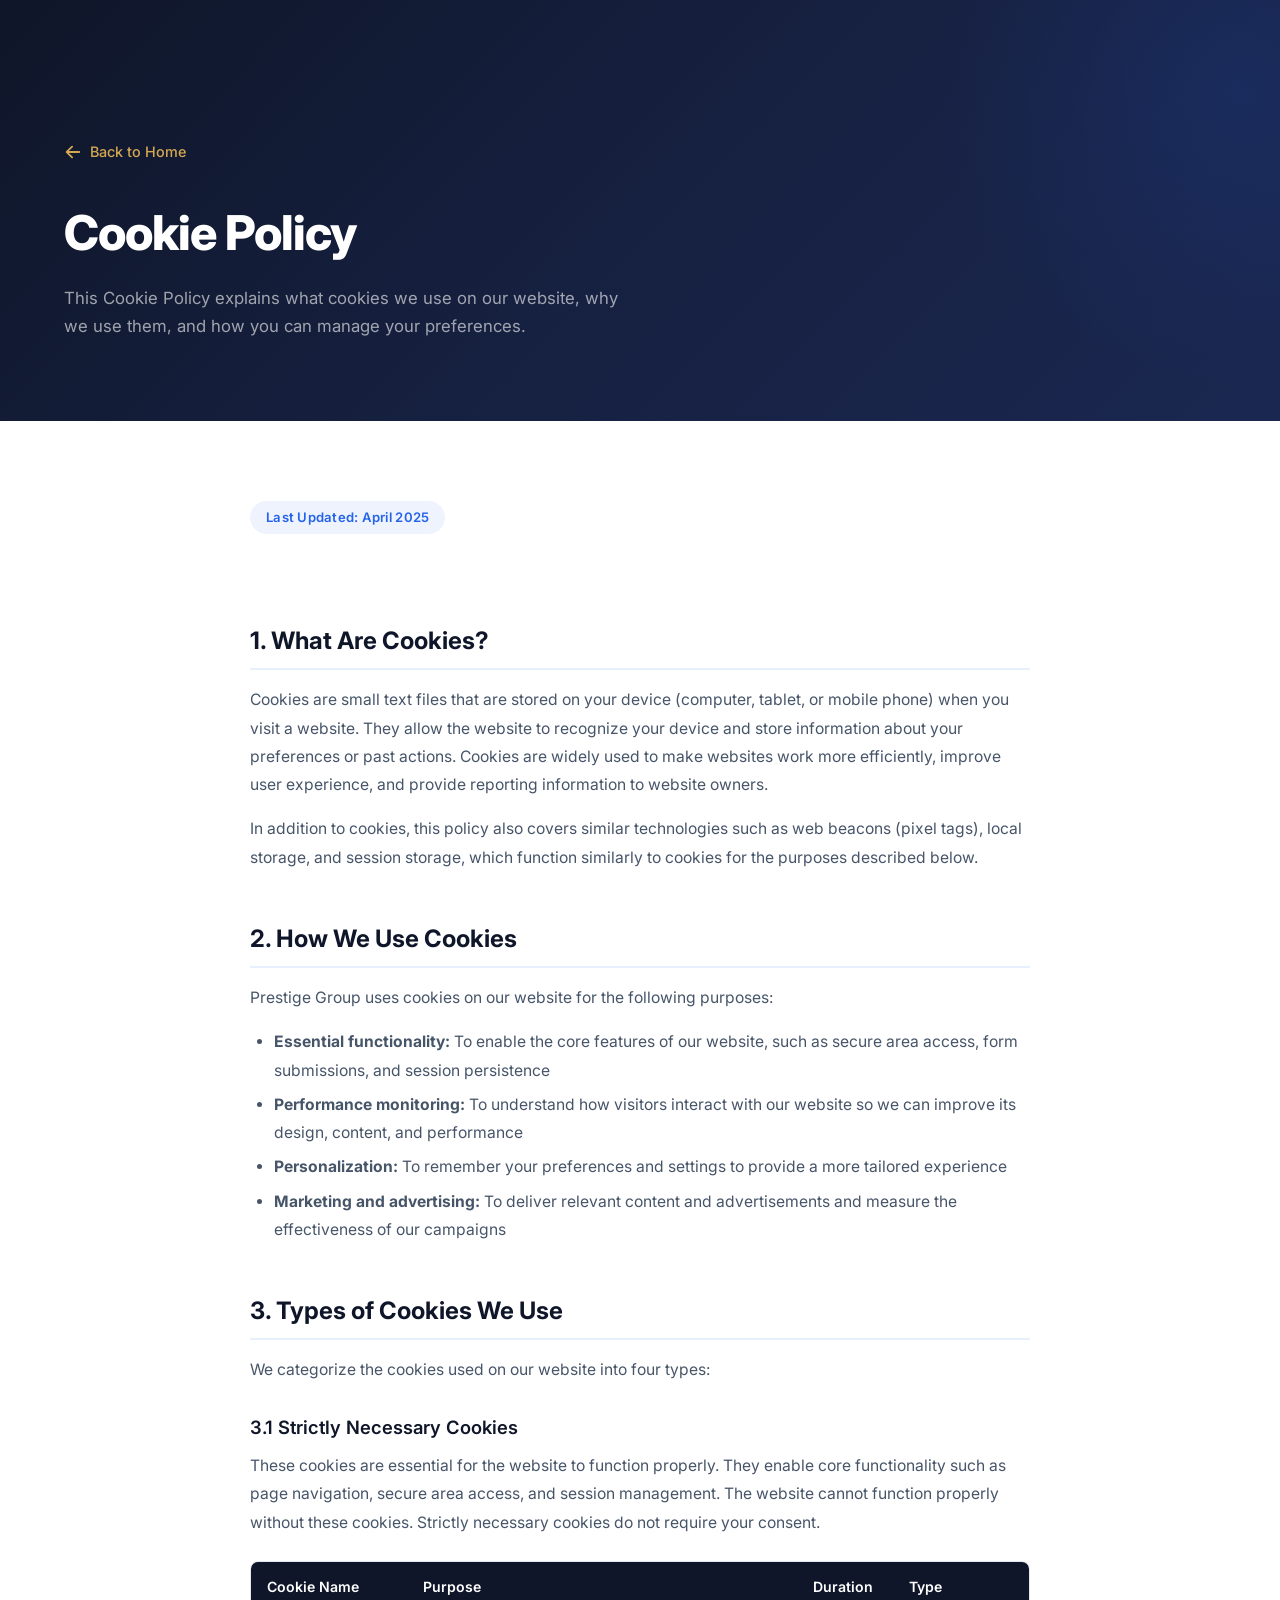
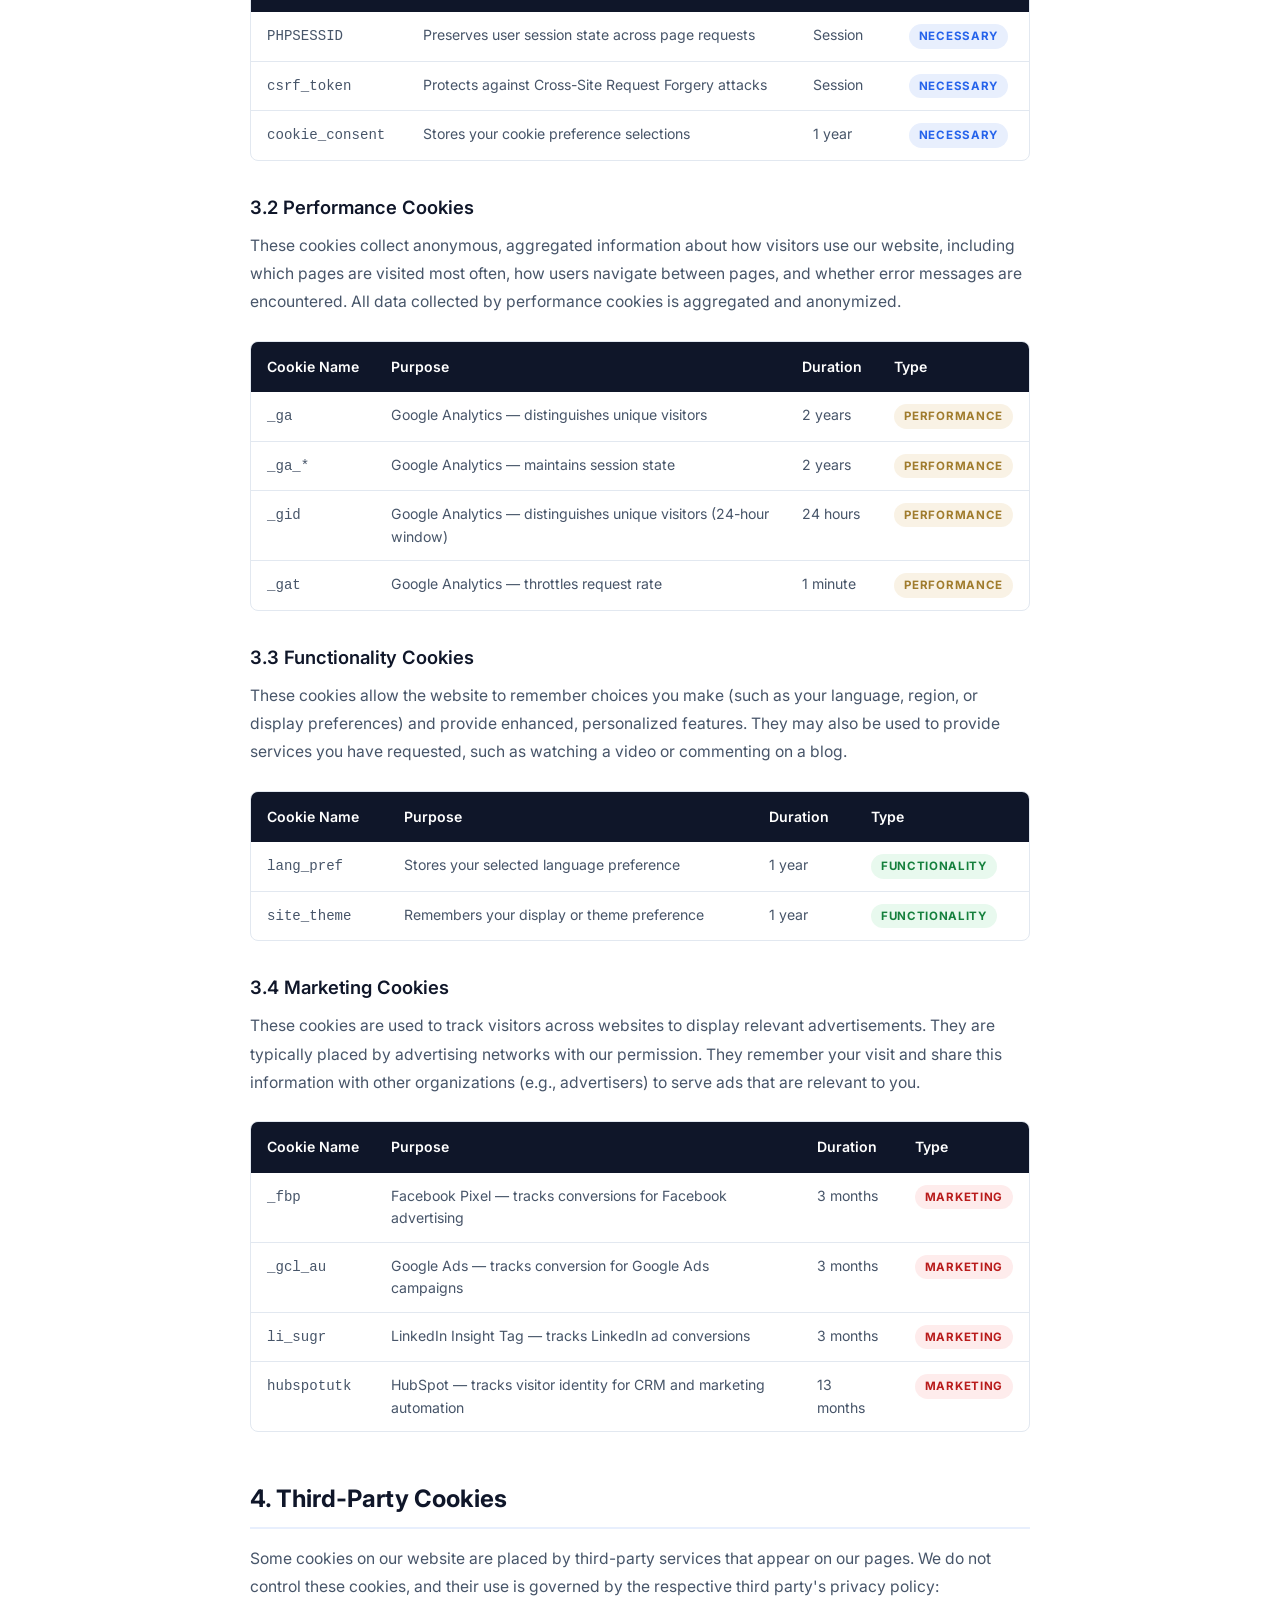
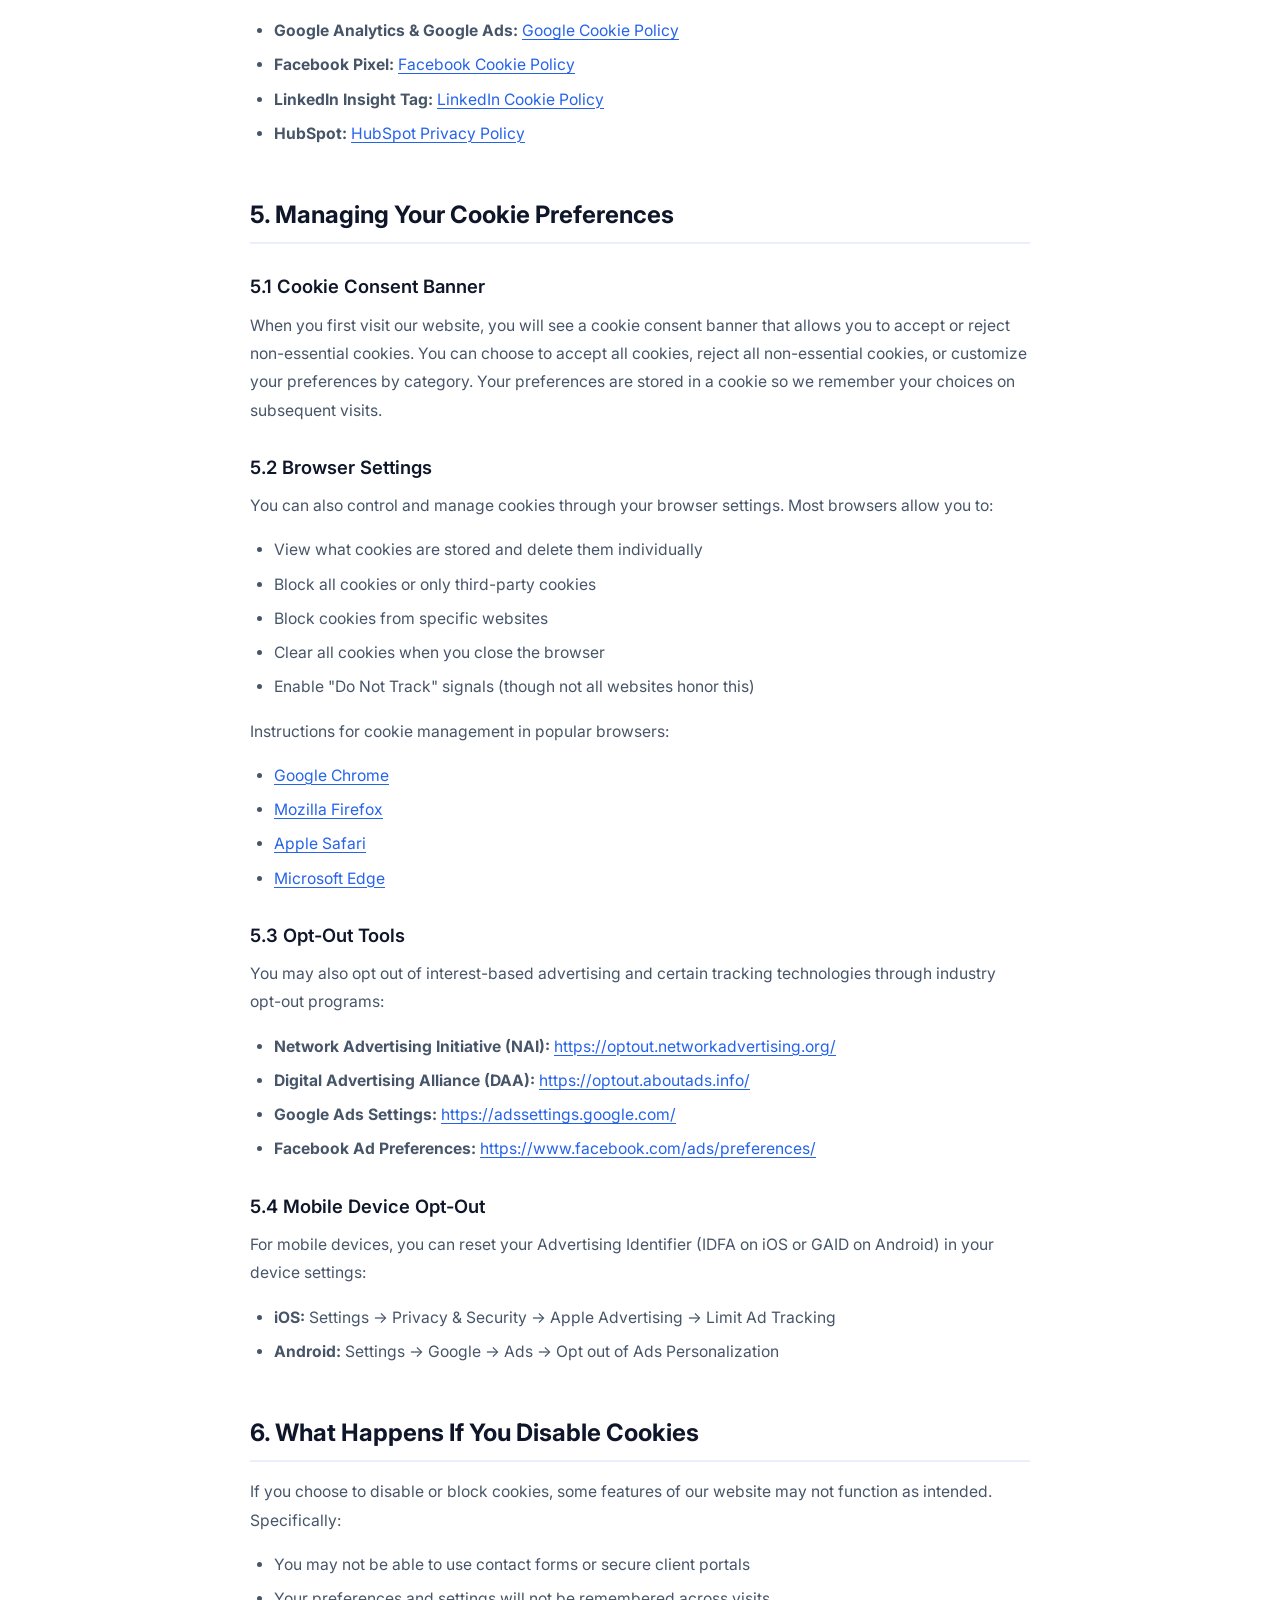
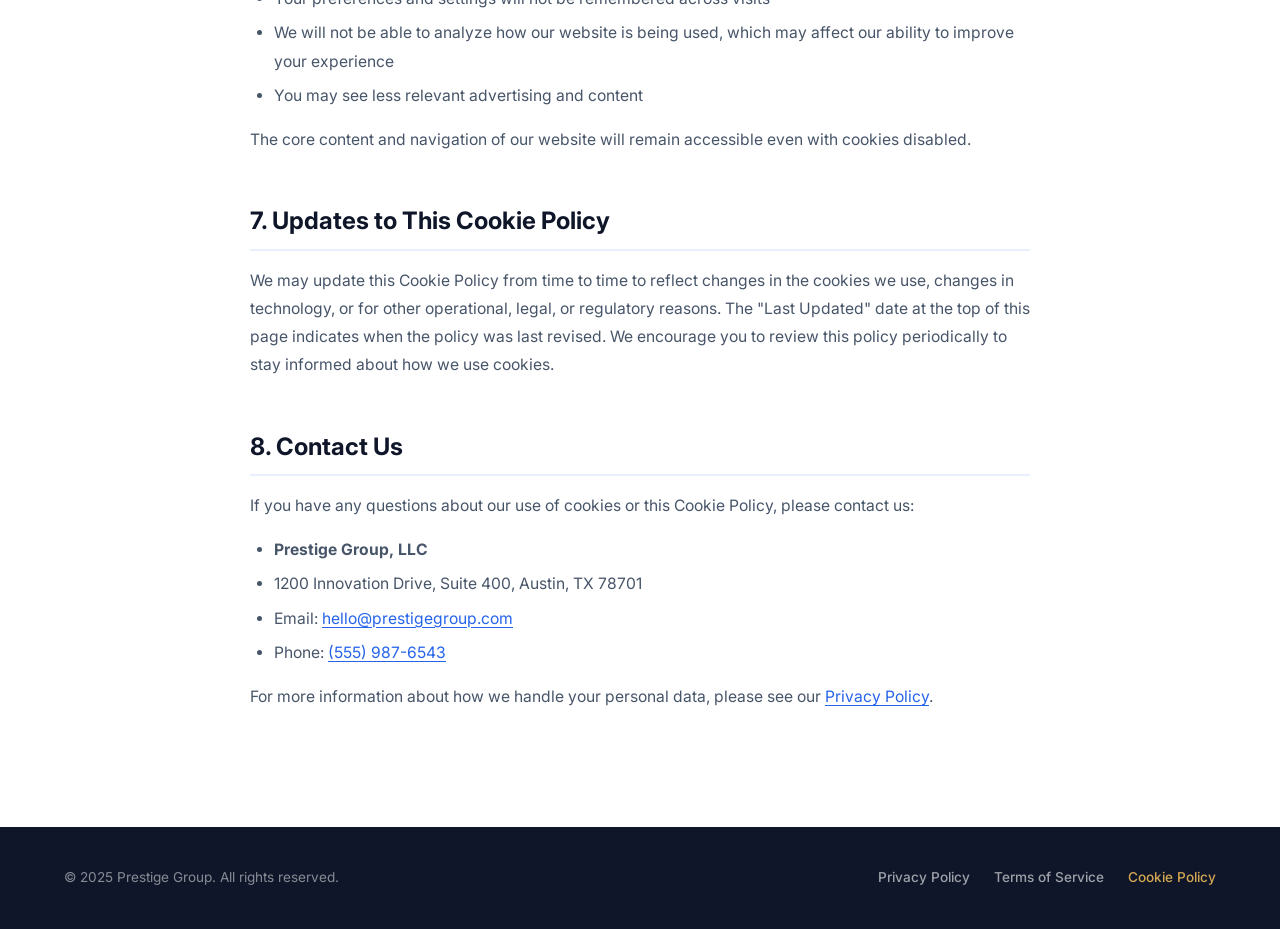
<file: prestige-website/cookie-policy.html>
<!DOCTYPE html>
<html lang="en">
<head>
  <meta charset="UTF-8">
  <meta name="viewport" content="width=device-width, initial-scale=1.0">
  <meta name="description" content="Cookie Policy — Prestige Group explains what cookies we use on our website, why we use them, and how you can manage your cookie preferences.">
  <meta name="keywords" content="cookie policy, cookies, tracking, website cookies, Prestige Group">
  <meta name="author" content="Prestige Group">
  <meta property="og:title" content="Cookie Policy — Prestige Group">
  <meta property="og:description" content="Understand how Prestige Group uses cookies and tracking technologies on our website.">
  <meta property="og:type" content="website">
  <meta property="og:url" content="https://www.prestigegroup.com/cookie-policy">
  <meta property="og:image" content="assets/og-image.svg">
  <link rel="canonical" href="https://www.prestigegroup.com/cookie-policy">
  <title>Cookie Policy — Prestige Group</title>

  <!-- Google Fonts -->
  <link rel="preconnect" href="https://fonts.googleapis.com">
  <link rel="preconnect" href="https://fonts.gstatic.com" crossorigin>
  <link href="https://fonts.googleapis.com/css2?family=Inter:wght@400;500;600;700;800&display=swap" rel="stylesheet">

  <!-- Favicon -->
  <link rel="icon" type="image/svg+xml" href="assets/favicon.svg">
  <link rel="apple-touch-icon" href="assets/apple-touch-icon.svg">

  <!-- Main Stylesheet -->
  <link rel="stylesheet" href="styles.css">

  <!-- Legal Page Styles -->
  <style>
    .legal-hero {
      background: linear-gradient(135deg, var(--navy) 0%, #162040 50%, #1a2750 100%);
      padding: 140px 0 80px;
      position: relative;
      overflow: hidden;
    }
    .legal-hero::before {
      content: '';
      position: absolute;
      top: -50%;
      right: -20%;
      width: 600px;
      height: 600px;
      background: radial-gradient(circle, rgba(37, 99, 235, 0.12) 0%, transparent 70%);
      border-radius: 50%;
    }
    .legal-hero .container { position: relative; z-index: 2; }
    .legal-hero-title {
      font-size: clamp(2rem, 4vw, 3rem);
      font-weight: 800;
      color: var(--white);
      margin-bottom: 12px;
      letter-spacing: -0.02em;
    }
    .legal-hero-subtitle {
      font-size: 1.05rem;
      color: rgba(255,255,255,0.6);
      max-width: 560px;
      line-height: 1.7;
    }
    .legal-back {
      display: inline-flex;
      align-items: center;
      gap: 8px;
      margin-bottom: 32px;
      font-size: 0.9rem;
      font-weight: 500;
      color: var(--gold);
      transition: color var(--transition);
    }
    .legal-back:hover { color: var(--gold-light); }
    .legal-back svg { width: 18px; height: 18px; }

    .legal-content {
      padding: 80px 0 100px;
      background: var(--white);
    }
    .legal-body {
      max-width: 780px;
      margin: 0 auto;
    }
    .legal-updated {
      display: inline-block;
      font-size: 0.82rem;
      font-weight: 600;
      color: var(--blue);
      background: rgba(37, 99, 235, 0.08);
      padding: 6px 16px;
      border-radius: 100px;
      margin-bottom: 40px;
      letter-spacing: 0.02em;
    }
    .legal-body h2 {
      font-size: 1.5rem;
      font-weight: 700;
      color: var(--navy);
      margin-top: 48px;
      margin-bottom: 16px;
      padding-bottom: 8px;
      border-bottom: 2px solid rgba(37, 99, 235, 0.1);
    }
    .legal-body h3 {
      font-size: 1.15rem;
      font-weight: 600;
      color: var(--navy);
      margin-top: 28px;
      margin-bottom: 10px;
    }
    .legal-body p {
      font-size: 0.98rem;
      line-height: 1.8;
      color: #475569;
      margin-bottom: 16px;
    }
    .legal-body ul {
      list-style: disc;
      padding-left: 24px;
      margin-bottom: 16px;
    }
    .legal-body li {
      font-size: 0.98rem;
      line-height: 1.8;
      color: #475569;
      margin-bottom: 6px;
    }
    .legal-body a {
      color: var(--blue);
      text-decoration: underline;
      text-underline-offset: 3px;
      transition: color var(--transition);
    }
    .legal-body a:hover { color: var(--blue-dark); }

    /* Cookie table */
    .cookie-table-wrap {
      overflow-x: auto;
      margin: 24px 0 32px;
      border-radius: var(--radius-sm);
      border: 1px solid #e2e8f0;
    }
    .cookie-table {
      width: 100%;
      border-collapse: collapse;
      font-size: 0.88rem;
    }
    .cookie-table th {
      background: var(--navy);
      color: var(--white);
      font-weight: 600;
      text-align: left;
      padding: 14px 16px;
      white-space: nowrap;
    }
    .cookie-table td {
      padding: 12px 16px;
      border-bottom: 1px solid #e2e8f0;
      color: #475569;
      vertical-align: top;
    }
    .cookie-table tr:last-child td { border-bottom: none; }
    .cookie-table tr:hover td { background: rgba(37, 99, 235, 0.03); }
    .cookie-table .badge {
      display: inline-block;
      font-size: 0.72rem;
      font-weight: 700;
      text-transform: uppercase;
      letter-spacing: 0.06em;
      padding: 3px 10px;
      border-radius: 100px;
    }
    .badge-necessary { background: rgba(37, 99, 235, 0.1); color: var(--blue); }
    .badge-performance { background: rgba(212, 168, 83, 0.15); color: #a07c2e; }
    .badge-functionality { background: rgba(34, 197, 94, 0.1); color: #15803d; }
    .badge-marketing { background: rgba(239, 68, 68, 0.1); color: #b91c1c; }

    .legal-footer {
      background: var(--navy);
      padding: 40px 0;
    }
    .legal-footer-inner {
      display: flex;
      align-items: center;
      justify-content: space-between;
      flex-wrap: wrap;
      gap: 16px;
    }
    .legal-footer span {
      font-size: 0.85rem;
      color: rgba(255,255,255,0.5);
    }
    .legal-footer-links {
      display: flex;
      gap: 24px;
    }
    .legal-footer-links a {
      font-size: 0.85rem;
      font-weight: 500;
      color: rgba(255,255,255,0.6);
      transition: color var(--transition);
    }
    .legal-footer-links a:hover,
    .legal-footer-links a.active {
      color: var(--gold);
    }

    @media (max-width: 768px) {
      .legal-hero { padding: 120px 0 60px; }
      .legal-content { padding: 48px 0 64px; }
      .legal-footer-inner { flex-direction: column; text-align: center; }
      .cookie-table { font-size: 0.8rem; }
      .cookie-table th, .cookie-table td { padding: 10px 12px; }
    }
  </style>
</head>
<body>

  <!-- Hero -->
  <section class="legal-hero">
    <div class="container">
      <a href="index.html" class="legal-back">
        <svg viewBox="0 0 20 20" fill="currentColor"><path fill-rule="evenodd" d="M9.707 16.707a1 1 0 01-1.414 0l-6-6a1 1 0 010-1.414l6-6a1 1 0 011.414 1.414L5.414 9H17a1 1 0 110 2H5.414l4.293 4.293a1 1 0 010 1.414z" clip-rule="evenodd"/></svg>
        Back to Home
      </a>
      <h1 class="legal-hero-title">Cookie Policy</h1>
      <p class="legal-hero-subtitle">This Cookie Policy explains what cookies we use on our website, why we use them, and how you can manage your preferences.</p>
    </div>
  </section>

  <!-- Content -->
  <section class="legal-content">
    <div class="container">
      <div class="legal-body">
        <span class="legal-updated">Last Updated: April 2025</span>

        <h2>1. What Are Cookies?</h2>
        <p>Cookies are small text files that are stored on your device (computer, tablet, or mobile phone) when you visit a website. They allow the website to recognize your device and store information about your preferences or past actions. Cookies are widely used to make websites work more efficiently, improve user experience, and provide reporting information to website owners.</p>
        <p>In addition to cookies, this policy also covers similar technologies such as web beacons (pixel tags), local storage, and session storage, which function similarly to cookies for the purposes described below.</p>

        <h2>2. How We Use Cookies</h2>
        <p>Prestige Group uses cookies on our website for the following purposes:</p>
        <ul>
          <li><strong>Essential functionality:</strong> To enable the core features of our website, such as secure area access, form submissions, and session persistence</li>
          <li><strong>Performance monitoring:</strong> To understand how visitors interact with our website so we can improve its design, content, and performance</li>
          <li><strong>Personalization:</strong> To remember your preferences and settings to provide a more tailored experience</li>
          <li><strong>Marketing and advertising:</strong> To deliver relevant content and advertisements and measure the effectiveness of our campaigns</li>
        </ul>

        <h2>3. Types of Cookies We Use</h2>
        <p>We categorize the cookies used on our website into four types:</p>

        <h3>3.1 Strictly Necessary Cookies</h3>
        <p>These cookies are essential for the website to function properly. They enable core functionality such as page navigation, secure area access, and session management. The website cannot function properly without these cookies. Strictly necessary cookies do not require your consent.</p>

        <div class="cookie-table-wrap">
          <table class="cookie-table">
            <thead>
              <tr>
                <th>Cookie Name</th>
                <th>Purpose</th>
                <th>Duration</th>
                <th>Type</th>
              </tr>
            </thead>
            <tbody>
              <tr>
                <td><code>PHPSESSID</code></td>
                <td>Preserves user session state across page requests</td>
                <td>Session</td>
                <td><span class="badge badge-necessary">Necessary</span></td>
              </tr>
              <tr>
                <td><code>csrf_token</code></td>
                <td>Protects against Cross-Site Request Forgery attacks</td>
                <td>Session</td>
                <td><span class="badge badge-necessary">Necessary</span></td>
              </tr>
              <tr>
                <td><code>cookie_consent</code></td>
                <td>Stores your cookie preference selections</td>
                <td>1 year</td>
                <td><span class="badge badge-necessary">Necessary</span></td>
              </tr>
            </tbody>
          </table>
        </div>

        <h3>3.2 Performance Cookies</h3>
        <p>These cookies collect anonymous, aggregated information about how visitors use our website, including which pages are visited most often, how users navigate between pages, and whether error messages are encountered. All data collected by performance cookies is aggregated and anonymized.</p>

        <div class="cookie-table-wrap">
          <table class="cookie-table">
            <thead>
              <tr>
                <th>Cookie Name</th>
                <th>Purpose</th>
                <th>Duration</th>
                <th>Type</th>
              </tr>
            </thead>
            <tbody>
              <tr>
                <td><code>_ga</code></td>
                <td>Google Analytics — distinguishes unique visitors</td>
                <td>2 years</td>
                <td><span class="badge badge-performance">Performance</span></td>
              </tr>
              <tr>
                <td><code>_ga_*</code></td>
                <td>Google Analytics — maintains session state</td>
                <td>2 years</td>
                <td><span class="badge badge-performance">Performance</span></td>
              </tr>
              <tr>
                <td><code>_gid</code></td>
                <td>Google Analytics — distinguishes unique visitors (24-hour window)</td>
                <td>24 hours</td>
                <td><span class="badge badge-performance">Performance</span></td>
              </tr>
              <tr>
                <td><code>_gat</code></td>
                <td>Google Analytics — throttles request rate</td>
                <td>1 minute</td>
                <td><span class="badge badge-performance">Performance</span></td>
              </tr>
            </tbody>
          </table>
        </div>

        <h3>3.3 Functionality Cookies</h3>
        <p>These cookies allow the website to remember choices you make (such as your language, region, or display preferences) and provide enhanced, personalized features. They may also be used to provide services you have requested, such as watching a video or commenting on a blog.</p>

        <div class="cookie-table-wrap">
          <table class="cookie-table">
            <thead>
              <tr>
                <th>Cookie Name</th>
                <th>Purpose</th>
                <th>Duration</th>
                <th>Type</th>
              </tr>
            </thead>
            <tbody>
              <tr>
                <td><code>lang_pref</code></td>
                <td>Stores your selected language preference</td>
                <td>1 year</td>
                <td><span class="badge badge-functionality">Functionality</span></td>
              </tr>
              <tr>
                <td><code>site_theme</code></td>
                <td>Remembers your display or theme preference</td>
                <td>1 year</td>
                <td><span class="badge badge-functionality">Functionality</span></td>
              </tr>
            </tbody>
          </table>
        </div>

        <h3>3.4 Marketing Cookies</h3>
        <p>These cookies are used to track visitors across websites to display relevant advertisements. They are typically placed by advertising networks with our permission. They remember your visit and share this information with other organizations (e.g., advertisers) to serve ads that are relevant to you.</p>

        <div class="cookie-table-wrap">
          <table class="cookie-table">
            <thead>
              <tr>
                <th>Cookie Name</th>
                <th>Purpose</th>
                <th>Duration</th>
                <th>Type</th>
              </tr>
            </thead>
            <tbody>
              <tr>
                <td><code>_fbp</code></td>
                <td>Facebook Pixel — tracks conversions for Facebook advertising</td>
                <td>3 months</td>
                <td><span class="badge badge-marketing">Marketing</span></td>
              </tr>
              <tr>
                <td><code>_gcl_au</code></td>
                <td>Google Ads — tracks conversion for Google Ads campaigns</td>
                <td>3 months</td>
                <td><span class="badge badge-marketing">Marketing</span></td>
              </tr>
              <tr>
                <td><code>li_sugr</code></td>
                <td>LinkedIn Insight Tag — tracks LinkedIn ad conversions</td>
                <td>3 months</td>
                <td><span class="badge badge-marketing">Marketing</span></td>
              </tr>
              <tr>
                <td><code>hubspotutk</code></td>
                <td>HubSpot — tracks visitor identity for CRM and marketing automation</td>
                <td>13 months</td>
                <td><span class="badge badge-marketing">Marketing</span></td>
              </tr>
            </tbody>
          </table>
        </div>

        <h2>4. Third-Party Cookies</h2>
        <p>Some cookies on our website are placed by third-party services that appear on our pages. We do not control these cookies, and their use is governed by the respective third party's privacy policy:</p>
        <ul>
          <li><strong>Google Analytics &amp; Google Ads:</strong> <a href="https://policies.google.com/technologies/cookies" target="_blank" rel="noopener noreferrer">Google Cookie Policy</a></li>
          <li><strong>Facebook Pixel:</strong> <a href="https://www.facebook.com/policies/cookies/" target="_blank" rel="noopener noreferrer">Facebook Cookie Policy</a></li>
          <li><strong>LinkedIn Insight Tag:</strong> <a href="https://www.linkedin.com/legal/cookie-policy" target="_blank" rel="noopener noreferrer">LinkedIn Cookie Policy</a></li>
          <li><strong>HubSpot:</strong> <a href="https://legal.hubspot.com/privacy-policy" target="_blank" rel="noopener noreferrer">HubSpot Privacy Policy</a></li>
        </ul>

        <h2>5. Managing Your Cookie Preferences</h2>
        <h3>5.1 Cookie Consent Banner</h3>
        <p>When you first visit our website, you will see a cookie consent banner that allows you to accept or reject non-essential cookies. You can choose to accept all cookies, reject all non-essential cookies, or customize your preferences by category. Your preferences are stored in a cookie so we remember your choices on subsequent visits.</p>

        <h3>5.2 Browser Settings</h3>
        <p>You can also control and manage cookies through your browser settings. Most browsers allow you to:</p>
        <ul>
          <li>View what cookies are stored and delete them individually</li>
          <li>Block all cookies or only third-party cookies</li>
          <li>Block cookies from specific websites</li>
          <li>Clear all cookies when you close the browser</li>
          <li>Enable "Do Not Track" signals (though not all websites honor this)</li>
        </ul>
        <p>Instructions for cookie management in popular browsers:</p>
        <ul>
          <li><a href="https://support.google.com/chrome/answer/95647" target="_blank" rel="noopener noreferrer">Google Chrome</a></li>
          <li><a href="https://support.mozilla.org/en-US/kb/cookies-information-websites-store-on-your-computer" target="_blank" rel="noopener noreferrer">Mozilla Firefox</a></li>
          <li><a href="https://support.apple.com/guide/safari/manage-cookies-sfri11471/mac" target="_blank" rel="noopener noreferrer">Apple Safari</a></li>
          <li><a href="https://support.microsoft.com/en-us/microsoft-edge/manage-cookies-in-microsoft-edge-view-allow-block-delete-and-use-168dab11-0753-043d-7c16-ede5947fc64d" target="_blank" rel="noopener noreferrer">Microsoft Edge</a></li>
        </ul>

        <h3>5.3 Opt-Out Tools</h3>
        <p>You may also opt out of interest-based advertising and certain tracking technologies through industry opt-out programs:</p>
        <ul>
          <li><strong>Network Advertising Initiative (NAI):</strong> <a href="https://optout.networkadvertising.org/" target="_blank" rel="noopener noreferrer">https://optout.networkadvertising.org/</a></li>
          <li><strong>Digital Advertising Alliance (DAA):</strong> <a href="https://optout.aboutads.info/" target="_blank" rel="noopener noreferrer">https://optout.aboutads.info/</a></li>
          <li><strong>Google Ads Settings:</strong> <a href="https://adssettings.google.com/" target="_blank" rel="noopener noreferrer">https://adssettings.google.com/</a></li>
          <li><strong>Facebook Ad Preferences:</strong> <a href="https://www.facebook.com/ads/preferences/" target="_blank" rel="noopener noreferrer">https://www.facebook.com/ads/preferences/</a></li>
        </ul>

        <h3>5.4 Mobile Device Opt-Out</h3>
        <p>For mobile devices, you can reset your Advertising Identifier (IDFA on iOS or GAID on Android) in your device settings:</p>
        <ul>
          <li><strong>iOS:</strong> Settings → Privacy &amp; Security → Apple Advertising → Limit Ad Tracking</li>
          <li><strong>Android:</strong> Settings → Google → Ads → Opt out of Ads Personalization</li>
        </ul>

        <h2>6. What Happens If You Disable Cookies</h2>
        <p>If you choose to disable or block cookies, some features of our website may not function as intended. Specifically:</p>
        <ul>
          <li>You may not be able to use contact forms or secure client portals</li>
          <li>Your preferences and settings will not be remembered across visits</li>
          <li>We will not be able to analyze how our website is being used, which may affect our ability to improve your experience</li>
          <li>You may see less relevant advertising and content</li>
        </ul>
        <p>The core content and navigation of our website will remain accessible even with cookies disabled.</p>

        <h2>7. Updates to This Cookie Policy</h2>
        <p>We may update this Cookie Policy from time to time to reflect changes in the cookies we use, changes in technology, or for other operational, legal, or regulatory reasons. The "Last Updated" date at the top of this page indicates when the policy was last revised. We encourage you to review this policy periodically to stay informed about how we use cookies.</p>

        <h2>8. Contact Us</h2>
        <p>If you have any questions about our use of cookies or this Cookie Policy, please contact us:</p>
        <ul>
          <li><strong>Prestige Group, LLC</strong></li>
          <li>1200 Innovation Drive, Suite 400, Austin, TX 78701</li>
          <li>Email: <a href="mailto:hello@prestigegroup.com">hello@prestigegroup.com</a></li>
          <li>Phone: <a href="tel:+15559876543">(555) 987-6543</a></li>
        </ul>
        <p>For more information about how we handle your personal data, please see our <a href="privacy.html">Privacy Policy</a>.</p>
      </div>
    </div>
  </section>

  <!-- Footer -->
  <footer class="legal-footer">
    <div class="container">
      <div class="legal-footer-inner">
        <span>&copy; 2025 Prestige Group. All rights reserved.</span>
        <div class="legal-footer-links">
          <a href="privacy.html">Privacy Policy</a>
          <a href="terms.html">Terms of Service</a>
          <a href="cookie-policy.html" class="active">Cookie Policy</a>
        </div>
      </div>
    </div>
  </footer>

</body>
</html>
</file>
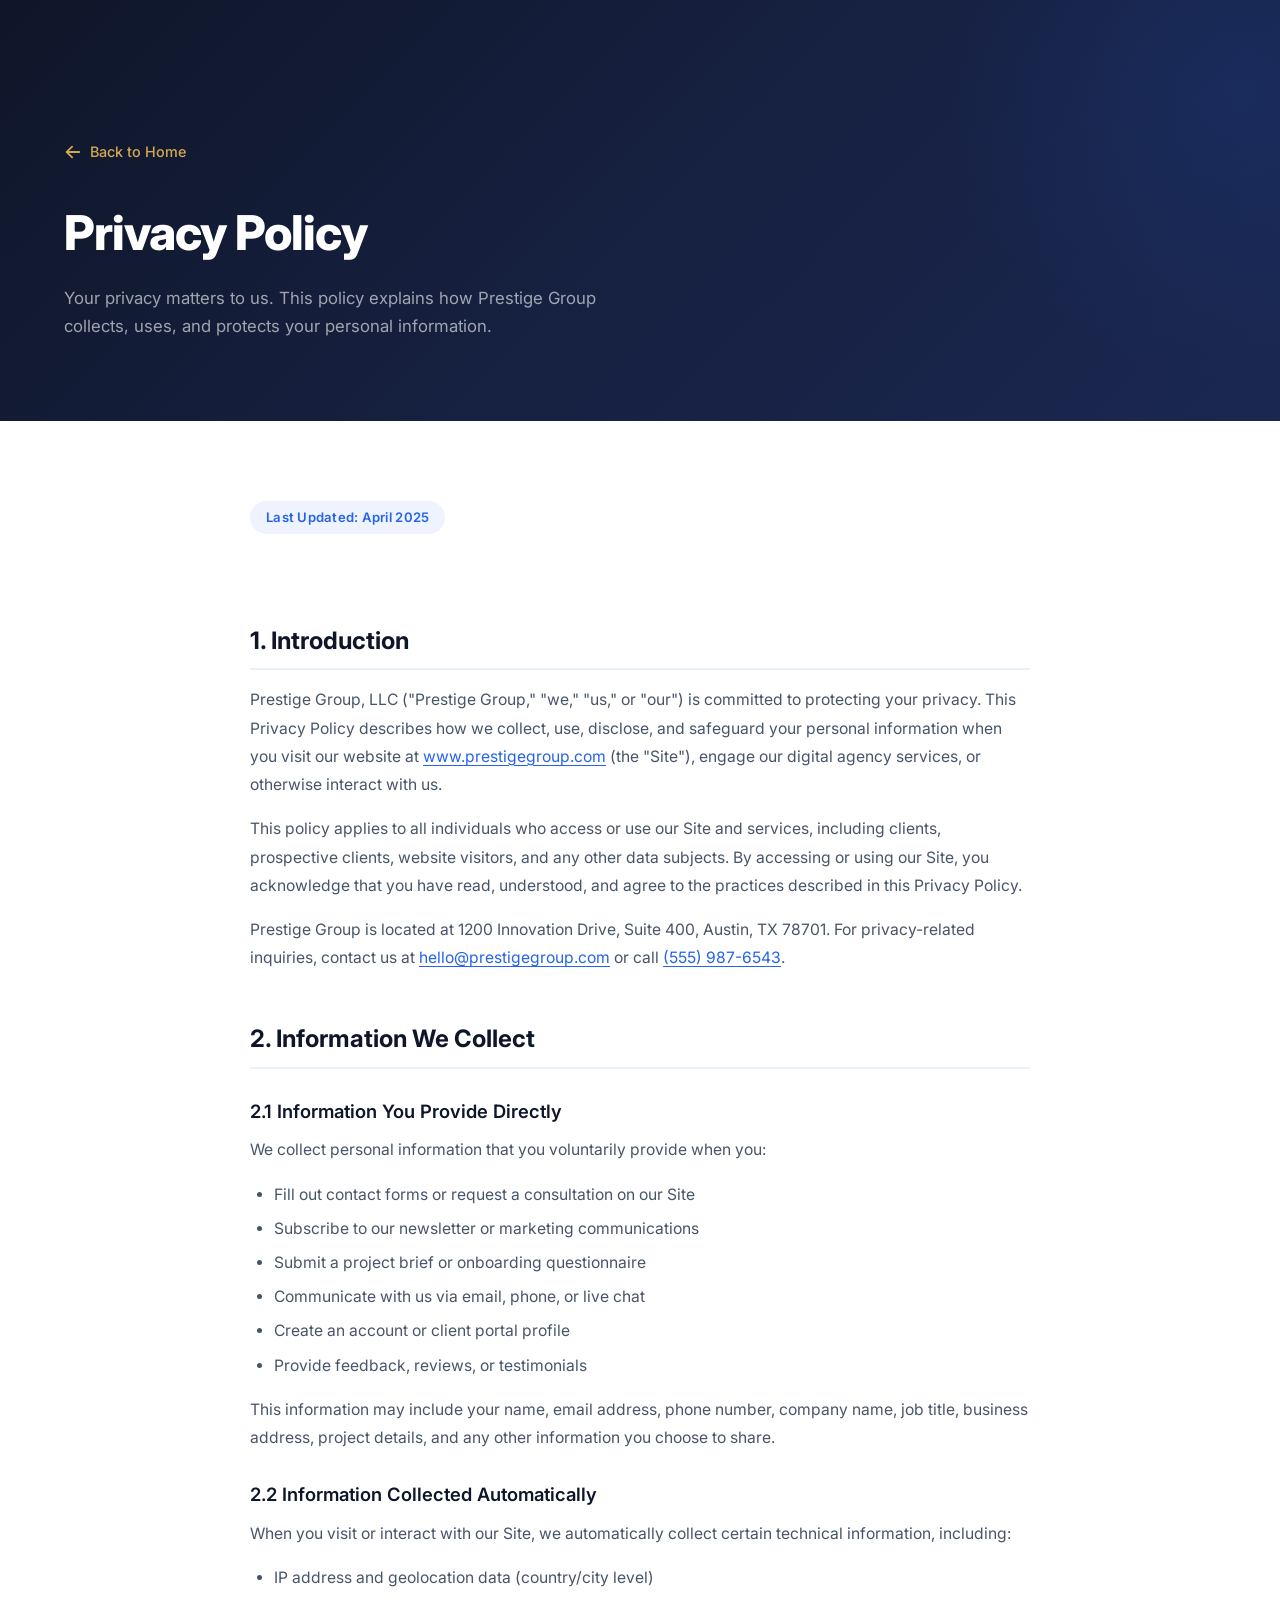
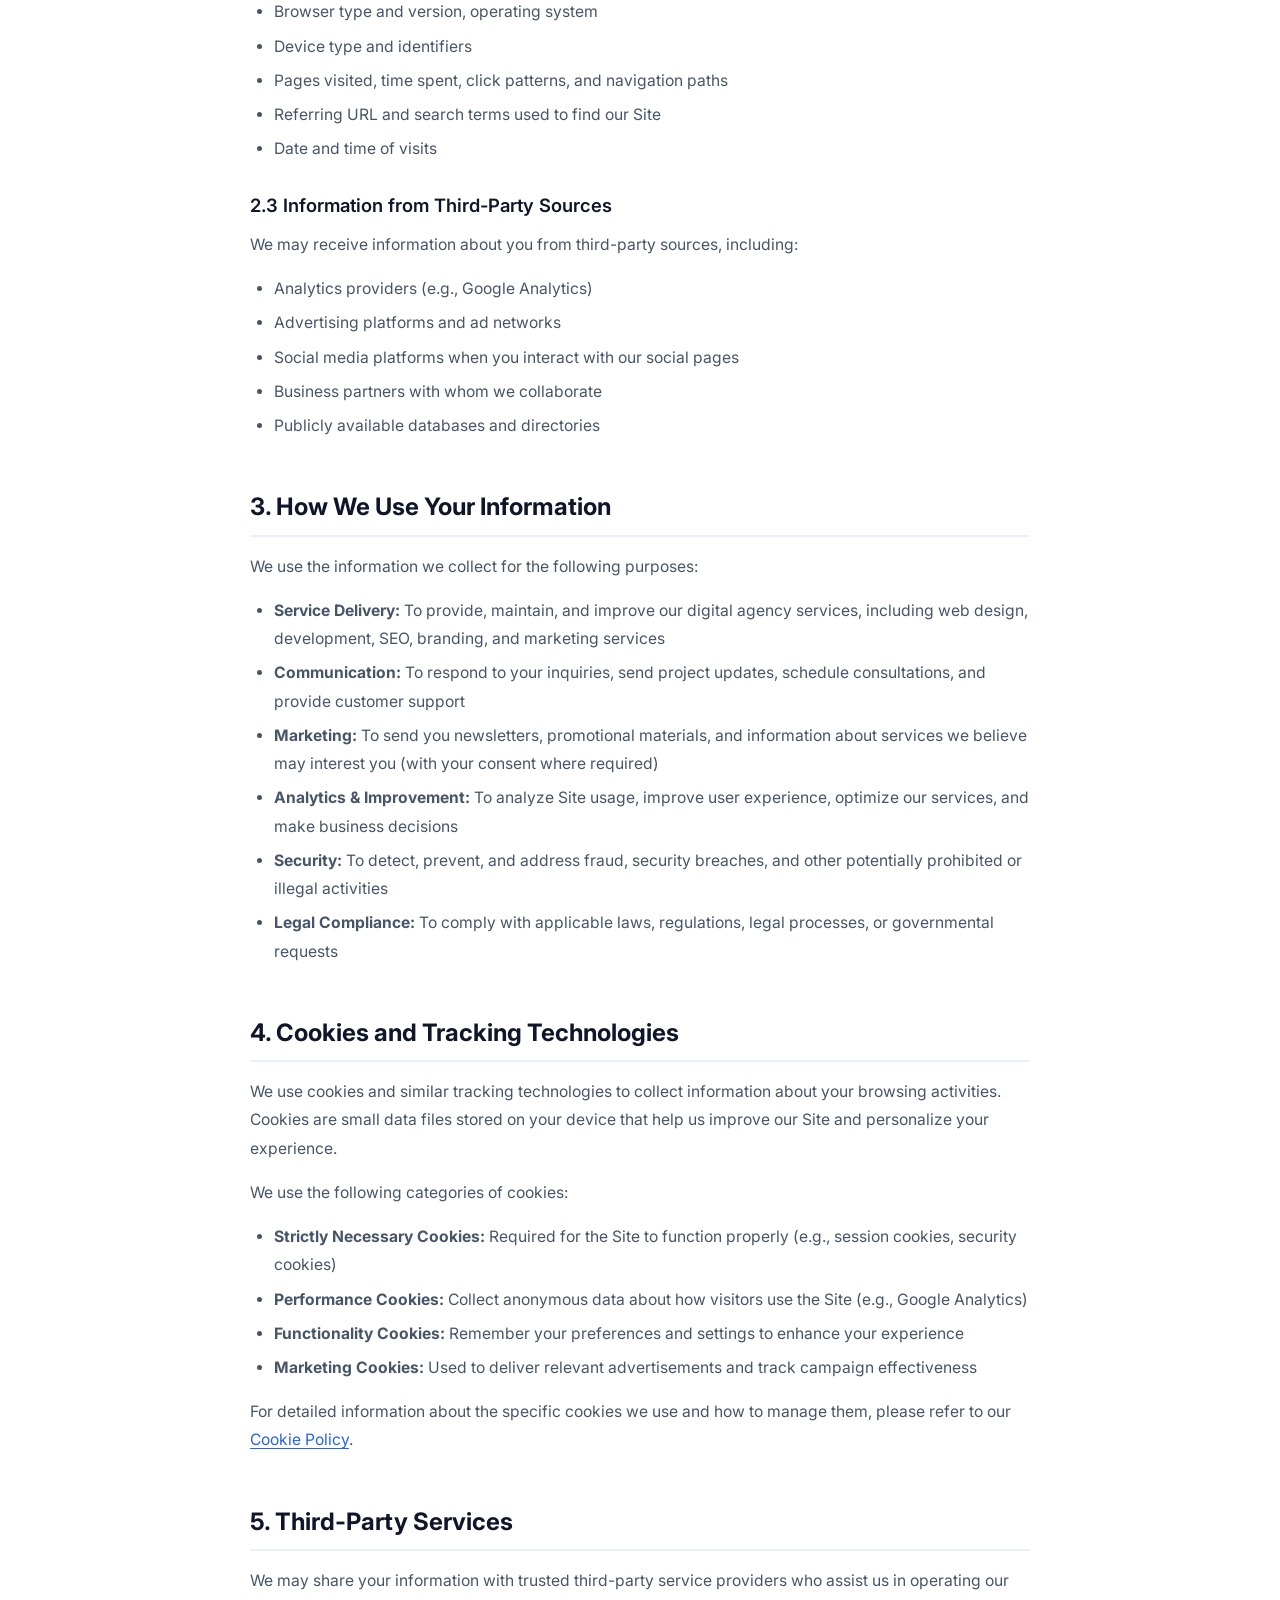
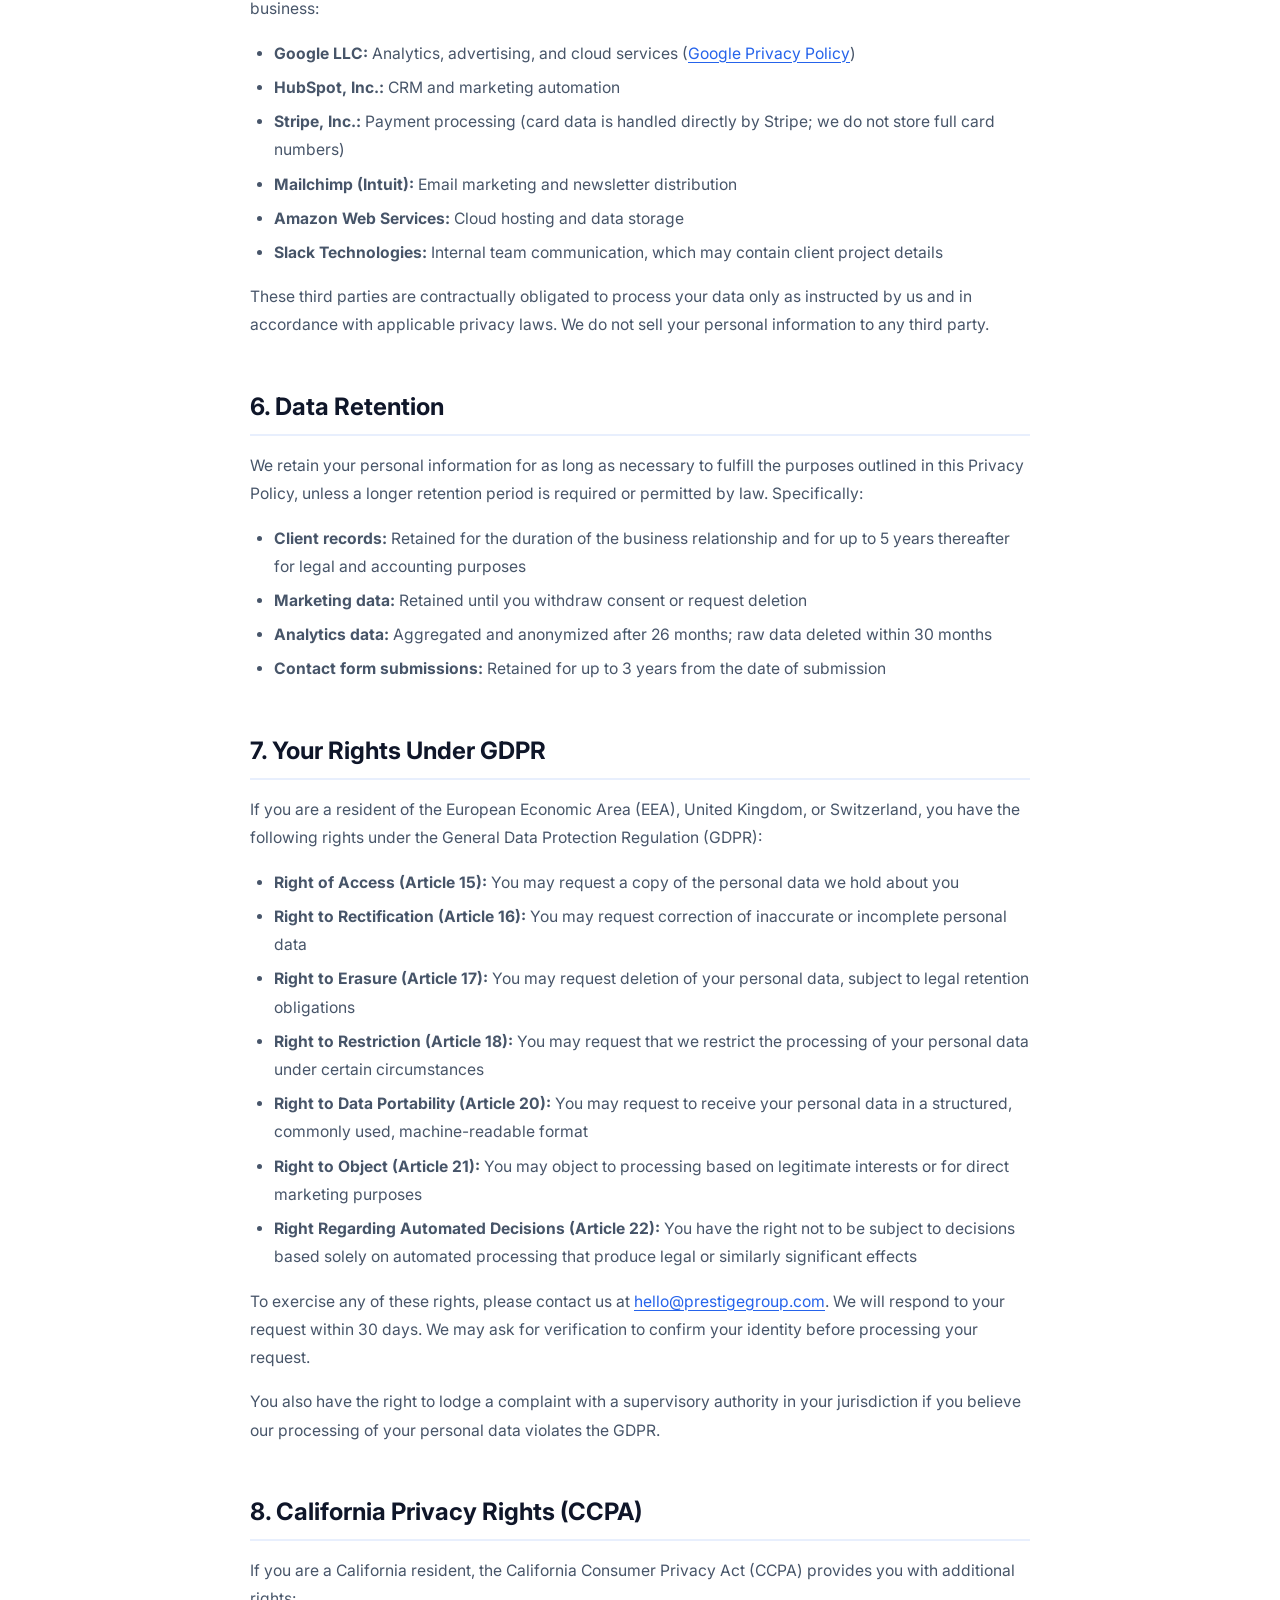
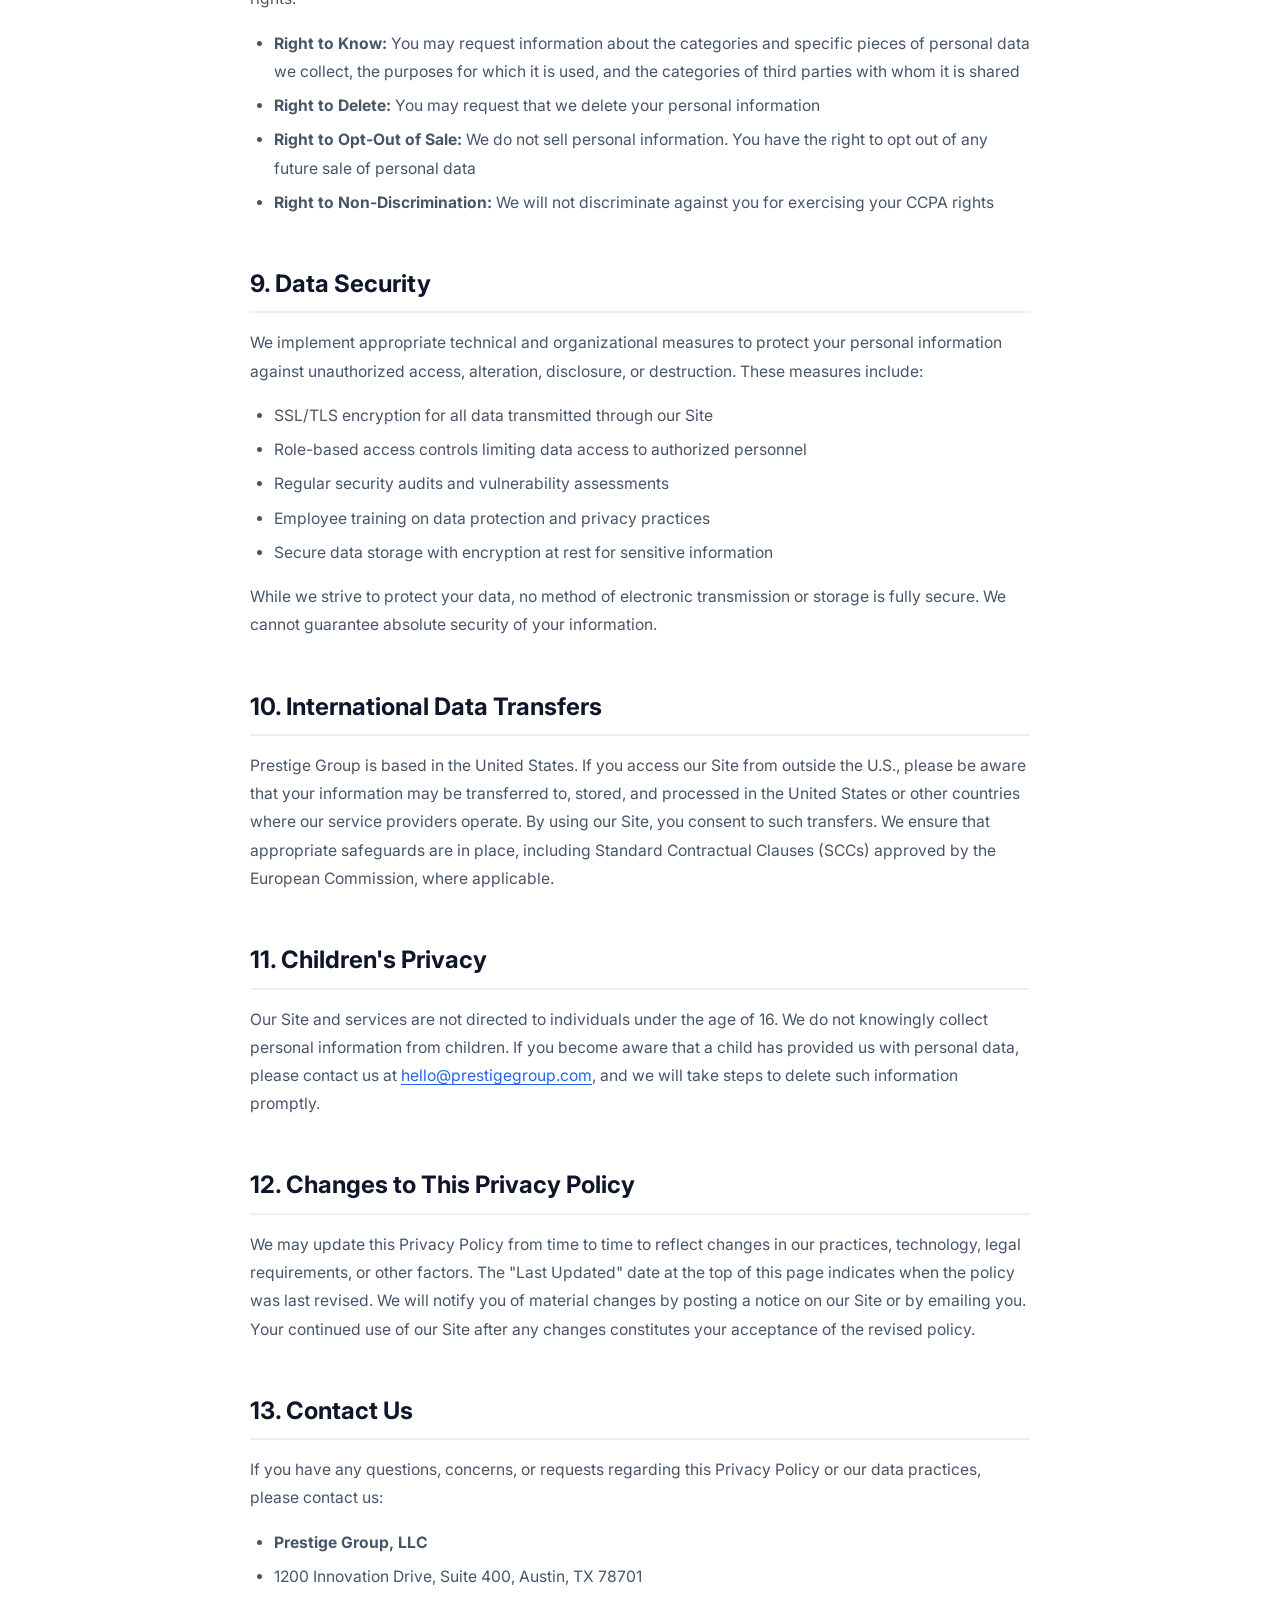
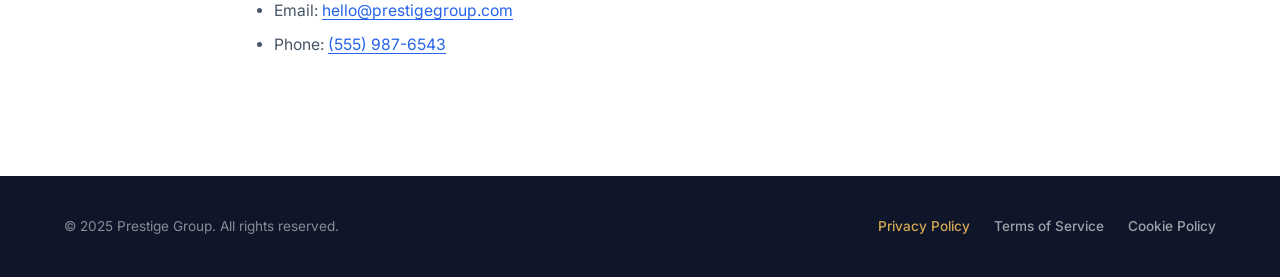
<file: prestige-website/privacy.html>
<!DOCTYPE html>
<html lang="en">
<head>
  <meta charset="UTF-8">
  <meta name="viewport" content="width=device-width, initial-scale=1.0">
  <meta name="description" content="Privacy Policy — Prestige Group outlines how we collect, use, and protect your personal data when you use our digital agency services and website.">
  <meta name="keywords" content="privacy policy, data protection, GDPR, personal data, Prestige Group">
  <meta name="author" content="Prestige Group">
  <meta property="og:title" content="Privacy Policy — Prestige Group">
  <meta property="og:description" content="Learn how Prestige Group collects, uses, and safeguards your personal information.">
  <meta property="og:type" content="website">
  <meta property="og:url" content="https://www.prestigegroup.com/privacy">
  <meta property="og:image" content="assets/og-image.svg">
  <link rel="canonical" href="https://www.prestigegroup.com/privacy">
  <title>Privacy Policy — Prestige Group</title>

  <!-- Google Fonts -->
  <link rel="preconnect" href="https://fonts.googleapis.com">
  <link rel="preconnect" href="https://fonts.gstatic.com" crossorigin>
  <link href="https://fonts.googleapis.com/css2?family=Inter:wght@400;500;600;700;800&display=swap" rel="stylesheet">

  <!-- Favicon -->
  <link rel="icon" type="image/svg+xml" href="assets/favicon.svg">
  <link rel="apple-touch-icon" href="assets/apple-touch-icon.svg">

  <!-- Main Stylesheet -->
  <link rel="stylesheet" href="styles.css">

  <!-- Legal Page Styles -->
  <style>
    .legal-hero {
      background: linear-gradient(135deg, var(--navy) 0%, #162040 50%, #1a2750 100%);
      padding: 140px 0 80px;
      position: relative;
      overflow: hidden;
    }
    .legal-hero::before {
      content: '';
      position: absolute;
      top: -50%;
      right: -20%;
      width: 600px;
      height: 600px;
      background: radial-gradient(circle, rgba(37, 99, 235, 0.12) 0%, transparent 70%);
      border-radius: 50%;
    }
    .legal-hero .container { position: relative; z-index: 2; }
    .legal-hero-title {
      font-size: clamp(2rem, 4vw, 3rem);
      font-weight: 800;
      color: var(--white);
      margin-bottom: 12px;
      letter-spacing: -0.02em;
    }
    .legal-hero-subtitle {
      font-size: 1.05rem;
      color: rgba(255,255,255,0.6);
      max-width: 560px;
      line-height: 1.7;
    }
    .legal-back {
      display: inline-flex;
      align-items: center;
      gap: 8px;
      margin-bottom: 32px;
      font-size: 0.9rem;
      font-weight: 500;
      color: var(--gold);
      transition: color var(--transition);
    }
    .legal-back:hover { color: var(--gold-light); }
    .legal-back svg { width: 18px; height: 18px; }

    .legal-content {
      padding: 80px 0 100px;
      background: var(--white);
    }
    .legal-body {
      max-width: 780px;
      margin: 0 auto;
    }
    .legal-updated {
      display: inline-block;
      font-size: 0.82rem;
      font-weight: 600;
      color: var(--blue);
      background: rgba(37, 99, 235, 0.08);
      padding: 6px 16px;
      border-radius: 100px;
      margin-bottom: 40px;
      letter-spacing: 0.02em;
    }
    .legal-body h2 {
      font-size: 1.5rem;
      font-weight: 700;
      color: var(--navy);
      margin-top: 48px;
      margin-bottom: 16px;
      padding-bottom: 8px;
      border-bottom: 2px solid rgba(37, 99, 235, 0.1);
    }
    .legal-body h3 {
      font-size: 1.15rem;
      font-weight: 600;
      color: var(--navy);
      margin-top: 28px;
      margin-bottom: 10px;
    }
    .legal-body p {
      font-size: 0.98rem;
      line-height: 1.8;
      color: #475569;
      margin-bottom: 16px;
    }
    .legal-body ul {
      list-style: disc;
      padding-left: 24px;
      margin-bottom: 16px;
    }
    .legal-body li {
      font-size: 0.98rem;
      line-height: 1.8;
      color: #475569;
      margin-bottom: 6px;
    }
    .legal-body a {
      color: var(--blue);
      text-decoration: underline;
      text-underline-offset: 3px;
      transition: color var(--transition);
    }
    .legal-body a:hover { color: var(--blue-dark); }

    .legal-footer {
      background: var(--navy);
      padding: 40px 0;
    }
    .legal-footer-inner {
      display: flex;
      align-items: center;
      justify-content: space-between;
      flex-wrap: wrap;
      gap: 16px;
    }
    .legal-footer span {
      font-size: 0.85rem;
      color: rgba(255,255,255,0.5);
    }
    .legal-footer-links {
      display: flex;
      gap: 24px;
    }
    .legal-footer-links a {
      font-size: 0.85rem;
      font-weight: 500;
      color: rgba(255,255,255,0.6);
      transition: color var(--transition);
    }
    .legal-footer-links a:hover,
    .legal-footer-links a.active {
      color: var(--gold);
    }

    @media (max-width: 768px) {
      .legal-hero { padding: 120px 0 60px; }
      .legal-content { padding: 48px 0 64px; }
      .legal-footer-inner { flex-direction: column; text-align: center; }
    }
  </style>
</head>
<body>

  <!-- Hero -->
  <section class="legal-hero">
    <div class="container">
      <a href="index.html" class="legal-back">
        <svg viewBox="0 0 20 20" fill="currentColor"><path fill-rule="evenodd" d="M9.707 16.707a1 1 0 01-1.414 0l-6-6a1 1 0 010-1.414l6-6a1 1 0 011.414 1.414L5.414 9H17a1 1 0 110 2H5.414l4.293 4.293a1 1 0 010 1.414z" clip-rule="evenodd"/></svg>
        Back to Home
      </a>
      <h1 class="legal-hero-title">Privacy Policy</h1>
      <p class="legal-hero-subtitle">Your privacy matters to us. This policy explains how Prestige Group collects, uses, and protects your personal information.</p>
    </div>
  </section>

  <!-- Content -->
  <section class="legal-content">
    <div class="container">
      <div class="legal-body">
        <span class="legal-updated">Last Updated: April 2025</span>

        <h2>1. Introduction</h2>
        <p>Prestige Group, LLC ("Prestige Group," "we," "us," or "our") is committed to protecting your privacy. This Privacy Policy describes how we collect, use, disclose, and safeguard your personal information when you visit our website at <a href="https://www.prestigegroup.com">www.prestigegroup.com</a> (the "Site"), engage our digital agency services, or otherwise interact with us.</p>
        <p>This policy applies to all individuals who access or use our Site and services, including clients, prospective clients, website visitors, and any other data subjects. By accessing or using our Site, you acknowledge that you have read, understood, and agree to the practices described in this Privacy Policy.</p>
        <p>Prestige Group is located at 1200 Innovation Drive, Suite 400, Austin, TX 78701. For privacy-related inquiries, contact us at <a href="mailto:hello@prestigegroup.com">hello@prestigegroup.com</a> or call <a href="tel:+15559876543">(555) 987-6543</a>.</p>

        <h2>2. Information We Collect</h2>
        <h3>2.1 Information You Provide Directly</h3>
        <p>We collect personal information that you voluntarily provide when you:</p>
        <ul>
          <li>Fill out contact forms or request a consultation on our Site</li>
          <li>Subscribe to our newsletter or marketing communications</li>
          <li>Submit a project brief or onboarding questionnaire</li>
          <li>Communicate with us via email, phone, or live chat</li>
          <li>Create an account or client portal profile</li>
          <li>Provide feedback, reviews, or testimonials</li>
        </ul>
        <p>This information may include your name, email address, phone number, company name, job title, business address, project details, and any other information you choose to share.</p>

        <h3>2.2 Information Collected Automatically</h3>
        <p>When you visit or interact with our Site, we automatically collect certain technical information, including:</p>
        <ul>
          <li>IP address and geolocation data (country/city level)</li>
          <li>Browser type and version, operating system</li>
          <li>Device type and identifiers</li>
          <li>Pages visited, time spent, click patterns, and navigation paths</li>
          <li>Referring URL and search terms used to find our Site</li>
          <li>Date and time of visits</li>
        </ul>

        <h3>2.3 Information from Third-Party Sources</h3>
        <p>We may receive information about you from third-party sources, including:</p>
        <ul>
          <li>Analytics providers (e.g., Google Analytics)</li>
          <li>Advertising platforms and ad networks</li>
          <li>Social media platforms when you interact with our social pages</li>
          <li>Business partners with whom we collaborate</li>
          <li>Publicly available databases and directories</li>
        </ul>

        <h2>3. How We Use Your Information</h2>
        <p>We use the information we collect for the following purposes:</p>
        <ul>
          <li><strong>Service Delivery:</strong> To provide, maintain, and improve our digital agency services, including web design, development, SEO, branding, and marketing services</li>
          <li><strong>Communication:</strong> To respond to your inquiries, send project updates, schedule consultations, and provide customer support</li>
          <li><strong>Marketing:</strong> To send you newsletters, promotional materials, and information about services we believe may interest you (with your consent where required)</li>
          <li><strong>Analytics & Improvement:</strong> To analyze Site usage, improve user experience, optimize our services, and make business decisions</li>
          <li><strong>Security:</strong> To detect, prevent, and address fraud, security breaches, and other potentially prohibited or illegal activities</li>
          <li><strong>Legal Compliance:</strong> To comply with applicable laws, regulations, legal processes, or governmental requests</li>
        </ul>

        <h2>4. Cookies and Tracking Technologies</h2>
        <p>We use cookies and similar tracking technologies to collect information about your browsing activities. Cookies are small data files stored on your device that help us improve our Site and personalize your experience.</p>
        <p>We use the following categories of cookies:</p>
        <ul>
          <li><strong>Strictly Necessary Cookies:</strong> Required for the Site to function properly (e.g., session cookies, security cookies)</li>
          <li><strong>Performance Cookies:</strong> Collect anonymous data about how visitors use the Site (e.g., Google Analytics)</li>
          <li><strong>Functionality Cookies:</strong> Remember your preferences and settings to enhance your experience</li>
          <li><strong>Marketing Cookies:</strong> Used to deliver relevant advertisements and track campaign effectiveness</li>
        </ul>
        <p>For detailed information about the specific cookies we use and how to manage them, please refer to our <a href="cookie-policy.html">Cookie Policy</a>.</p>

        <h2>5. Third-Party Services</h2>
        <p>We may share your information with trusted third-party service providers who assist us in operating our business:</p>
        <ul>
          <li><strong>Google LLC:</strong> Analytics, advertising, and cloud services (<a href="https://policies.google.com/privacy" target="_blank" rel="noopener noreferrer">Google Privacy Policy</a>)</li>
          <li><strong>HubSpot, Inc.:</strong> CRM and marketing automation</li>
          <li><strong>Stripe, Inc.:</strong> Payment processing (card data is handled directly by Stripe; we do not store full card numbers)</li>
          <li><strong>Mailchimp (Intuit):</strong> Email marketing and newsletter distribution</li>
          <li><strong>Amazon Web Services:</strong> Cloud hosting and data storage</li>
          <li><strong>Slack Technologies:</strong> Internal team communication, which may contain client project details</li>
        </ul>
        <p>These third parties are contractually obligated to process your data only as instructed by us and in accordance with applicable privacy laws. We do not sell your personal information to any third party.</p>

        <h2>6. Data Retention</h2>
        <p>We retain your personal information for as long as necessary to fulfill the purposes outlined in this Privacy Policy, unless a longer retention period is required or permitted by law. Specifically:</p>
        <ul>
          <li><strong>Client records:</strong> Retained for the duration of the business relationship and for up to 5 years thereafter for legal and accounting purposes</li>
          <li><strong>Marketing data:</strong> Retained until you withdraw consent or request deletion</li>
          <li><strong>Analytics data:</strong> Aggregated and anonymized after 26 months; raw data deleted within 30 months</li>
          <li><strong>Contact form submissions:</strong> Retained for up to 3 years from the date of submission</li>
        </ul>

        <h2>7. Your Rights Under GDPR</h2>
        <p>If you are a resident of the European Economic Area (EEA), United Kingdom, or Switzerland, you have the following rights under the General Data Protection Regulation (GDPR):</p>
        <ul>
          <li><strong>Right of Access (Article 15):</strong> You may request a copy of the personal data we hold about you</li>
          <li><strong>Right to Rectification (Article 16):</strong> You may request correction of inaccurate or incomplete personal data</li>
          <li><strong>Right to Erasure (Article 17):</strong> You may request deletion of your personal data, subject to legal retention obligations</li>
          <li><strong>Right to Restriction (Article 18):</strong> You may request that we restrict the processing of your personal data under certain circumstances</li>
          <li><strong>Right to Data Portability (Article 20):</strong> You may request to receive your personal data in a structured, commonly used, machine-readable format</li>
          <li><strong>Right to Object (Article 21):</strong> You may object to processing based on legitimate interests or for direct marketing purposes</li>
          <li><strong>Right Regarding Automated Decisions (Article 22):</strong> You have the right not to be subject to decisions based solely on automated processing that produce legal or similarly significant effects</li>
        </ul>
        <p>To exercise any of these rights, please contact us at <a href="mailto:hello@prestigegroup.com">hello@prestigegroup.com</a>. We will respond to your request within 30 days. We may ask for verification to confirm your identity before processing your request.</p>
        <p>You also have the right to lodge a complaint with a supervisory authority in your jurisdiction if you believe our processing of your personal data violates the GDPR.</p>

        <h2>8. California Privacy Rights (CCPA)</h2>
        <p>If you are a California resident, the California Consumer Privacy Act (CCPA) provides you with additional rights:</p>
        <ul>
          <li><strong>Right to Know:</strong> You may request information about the categories and specific pieces of personal data we collect, the purposes for which it is used, and the categories of third parties with whom it is shared</li>
          <li><strong>Right to Delete:</strong> You may request that we delete your personal information</li>
          <li><strong>Right to Opt-Out of Sale:</strong> We do not sell personal information. You have the right to opt out of any future sale of personal data</li>
          <li><strong>Right to Non-Discrimination:</strong> We will not discriminate against you for exercising your CCPA rights</li>
        </ul>

        <h2>9. Data Security</h2>
        <p>We implement appropriate technical and organizational measures to protect your personal information against unauthorized access, alteration, disclosure, or destruction. These measures include:</p>
        <ul>
          <li>SSL/TLS encryption for all data transmitted through our Site</li>
          <li>Role-based access controls limiting data access to authorized personnel</li>
          <li>Regular security audits and vulnerability assessments</li>
          <li>Employee training on data protection and privacy practices</li>
          <li>Secure data storage with encryption at rest for sensitive information</li>
        </ul>
        <p>While we strive to protect your data, no method of electronic transmission or storage is fully secure. We cannot guarantee absolute security of your information.</p>

        <h2>10. International Data Transfers</h2>
        <p>Prestige Group is based in the United States. If you access our Site from outside the U.S., please be aware that your information may be transferred to, stored, and processed in the United States or other countries where our service providers operate. By using our Site, you consent to such transfers. We ensure that appropriate safeguards are in place, including Standard Contractual Clauses (SCCs) approved by the European Commission, where applicable.</p>

        <h2>11. Children's Privacy</h2>
        <p>Our Site and services are not directed to individuals under the age of 16. We do not knowingly collect personal information from children. If you become aware that a child has provided us with personal data, please contact us at <a href="mailto:hello@prestigegroup.com">hello@prestigegroup.com</a>, and we will take steps to delete such information promptly.</p>

        <h2>12. Changes to This Privacy Policy</h2>
        <p>We may update this Privacy Policy from time to time to reflect changes in our practices, technology, legal requirements, or other factors. The "Last Updated" date at the top of this page indicates when the policy was last revised. We will notify you of material changes by posting a notice on our Site or by emailing you. Your continued use of our Site after any changes constitutes your acceptance of the revised policy.</p>

        <h2>13. Contact Us</h2>
        <p>If you have any questions, concerns, or requests regarding this Privacy Policy or our data practices, please contact us:</p>
        <ul>
          <li><strong>Prestige Group, LLC</strong></li>
          <li>1200 Innovation Drive, Suite 400, Austin, TX 78701</li>
          <li>Email: <a href="mailto:hello@prestigegroup.com">hello@prestigegroup.com</a></li>
          <li>Phone: <a href="tel:+15559876543">(555) 987-6543</a></li>
        </ul>
      </div>
    </div>
  </section>

  <!-- Footer -->
  <footer class="legal-footer">
    <div class="container">
      <div class="legal-footer-inner">
        <span>&copy; 2025 Prestige Group. All rights reserved.</span>
        <div class="legal-footer-links">
          <a href="privacy.html" class="active">Privacy Policy</a>
          <a href="terms.html">Terms of Service</a>
          <a href="cookie-policy.html">Cookie Policy</a>
        </div>
      </div>
    </div>
  </footer>

</body>
</html>
</file>
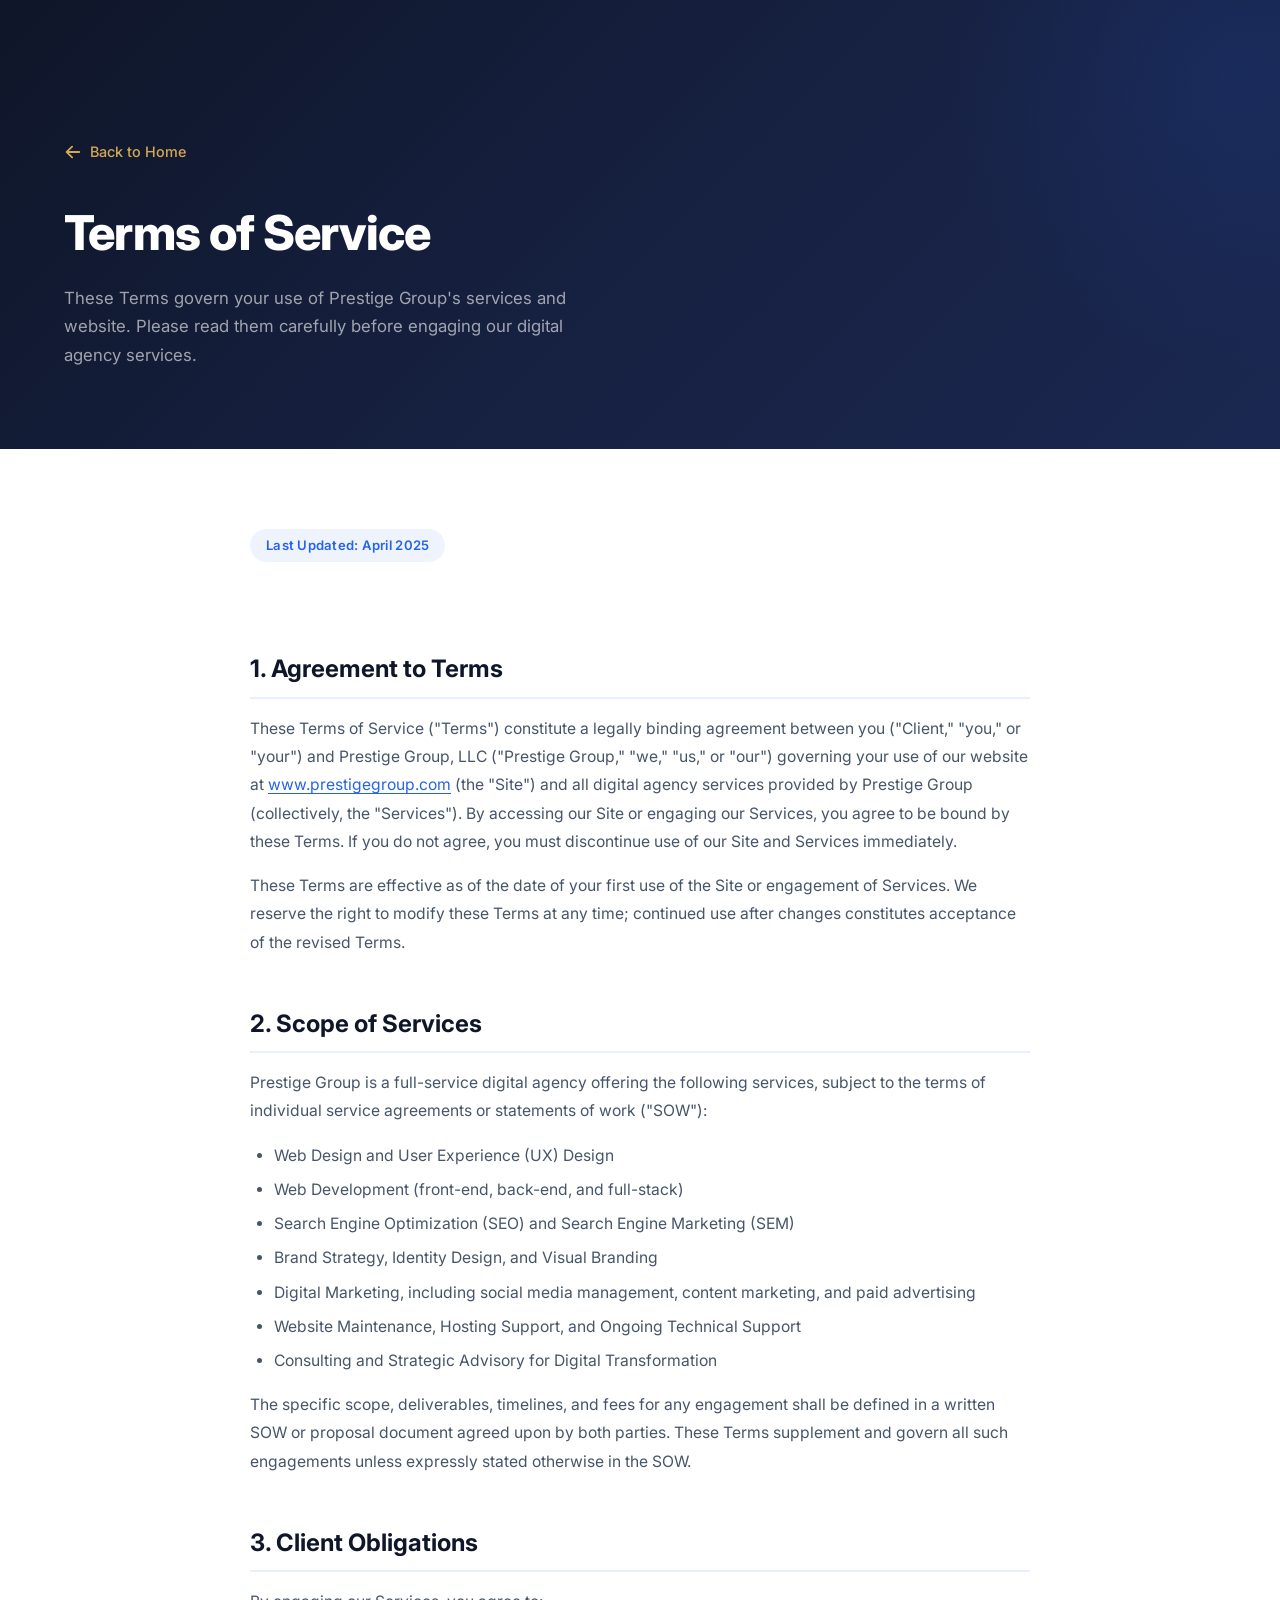
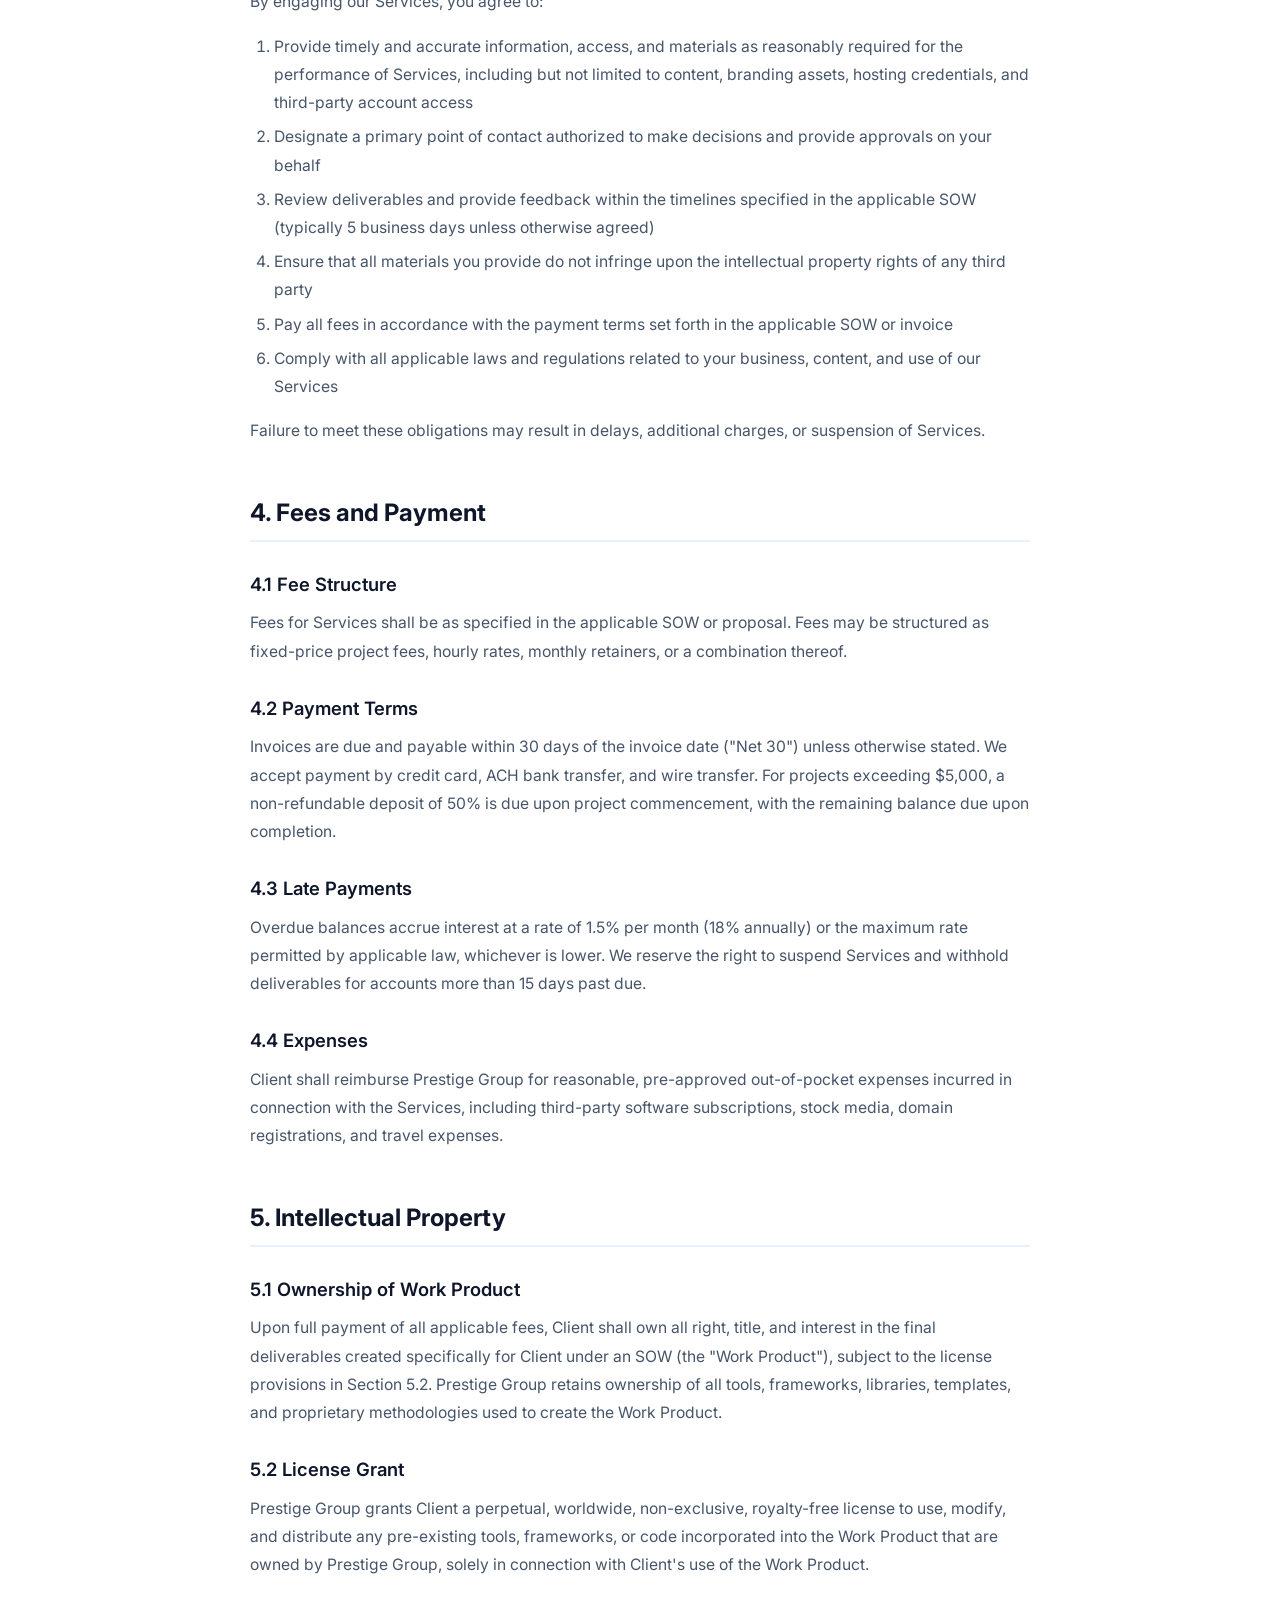
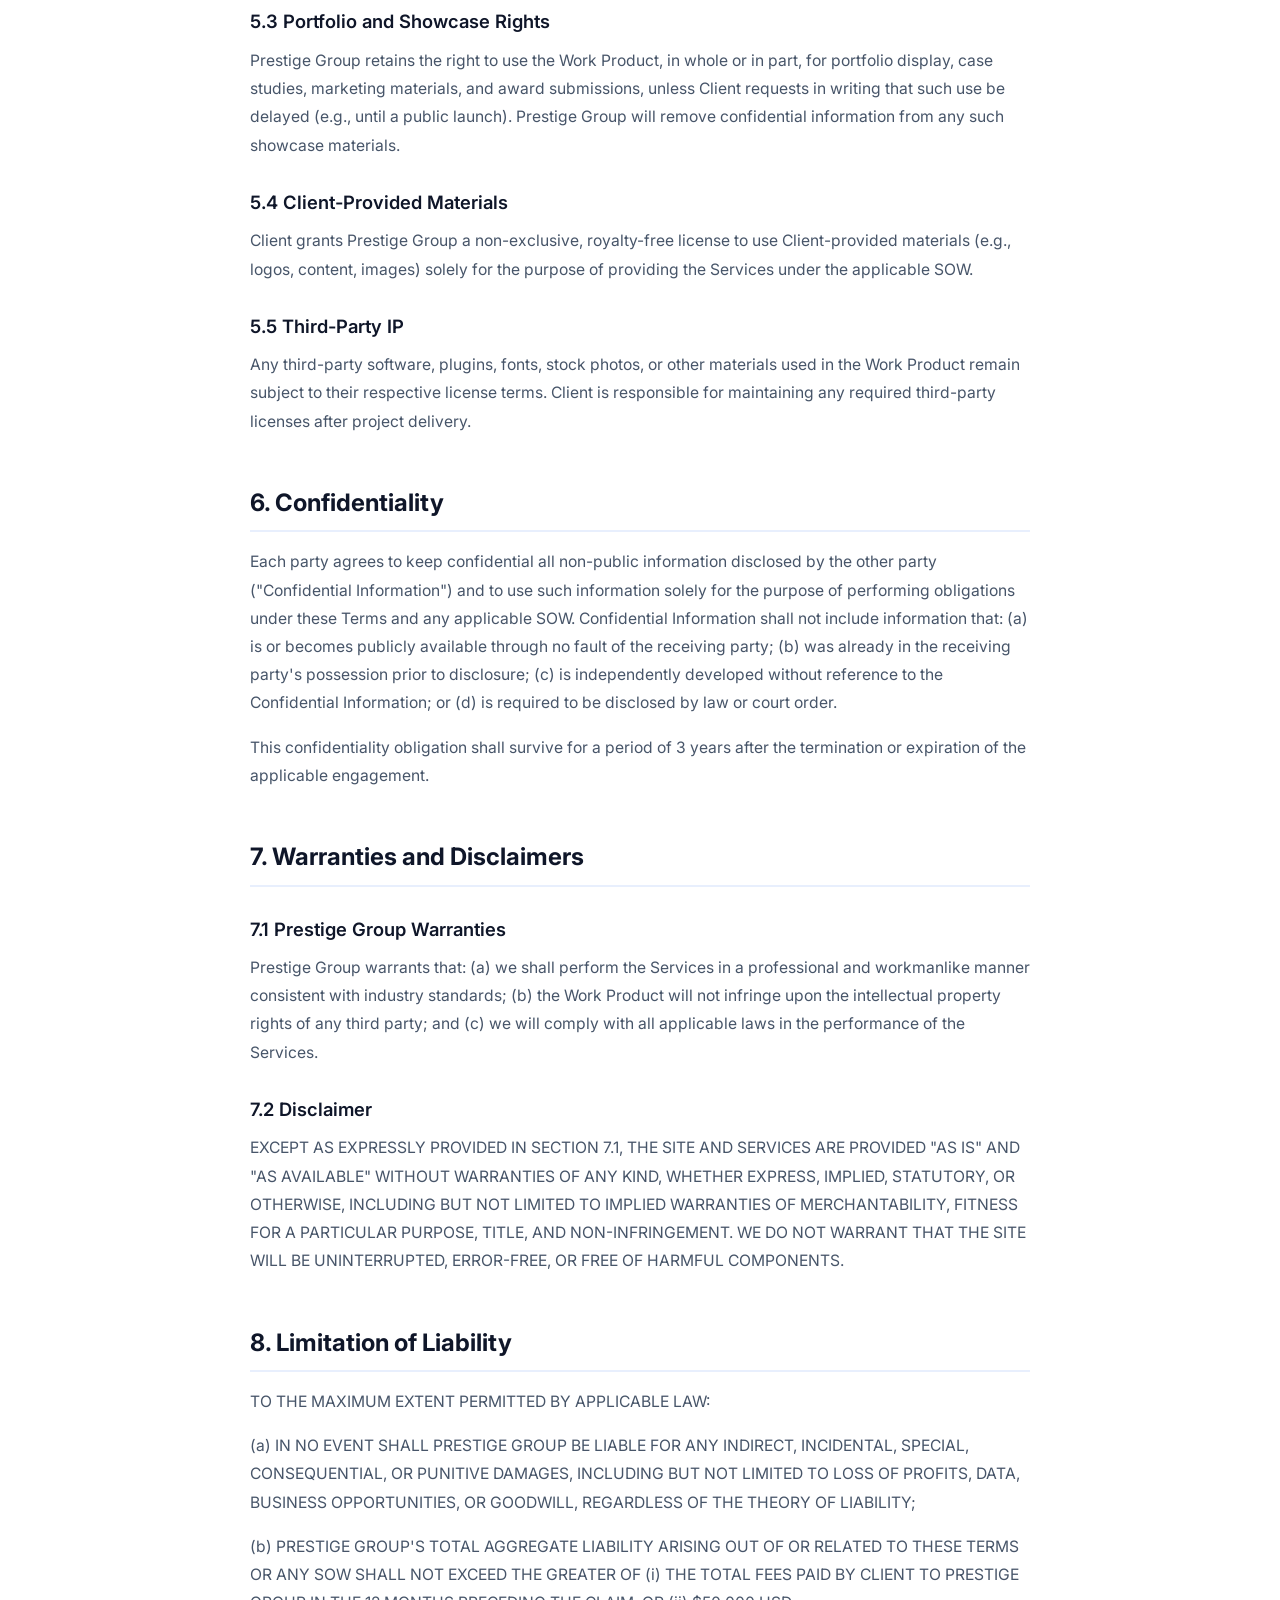
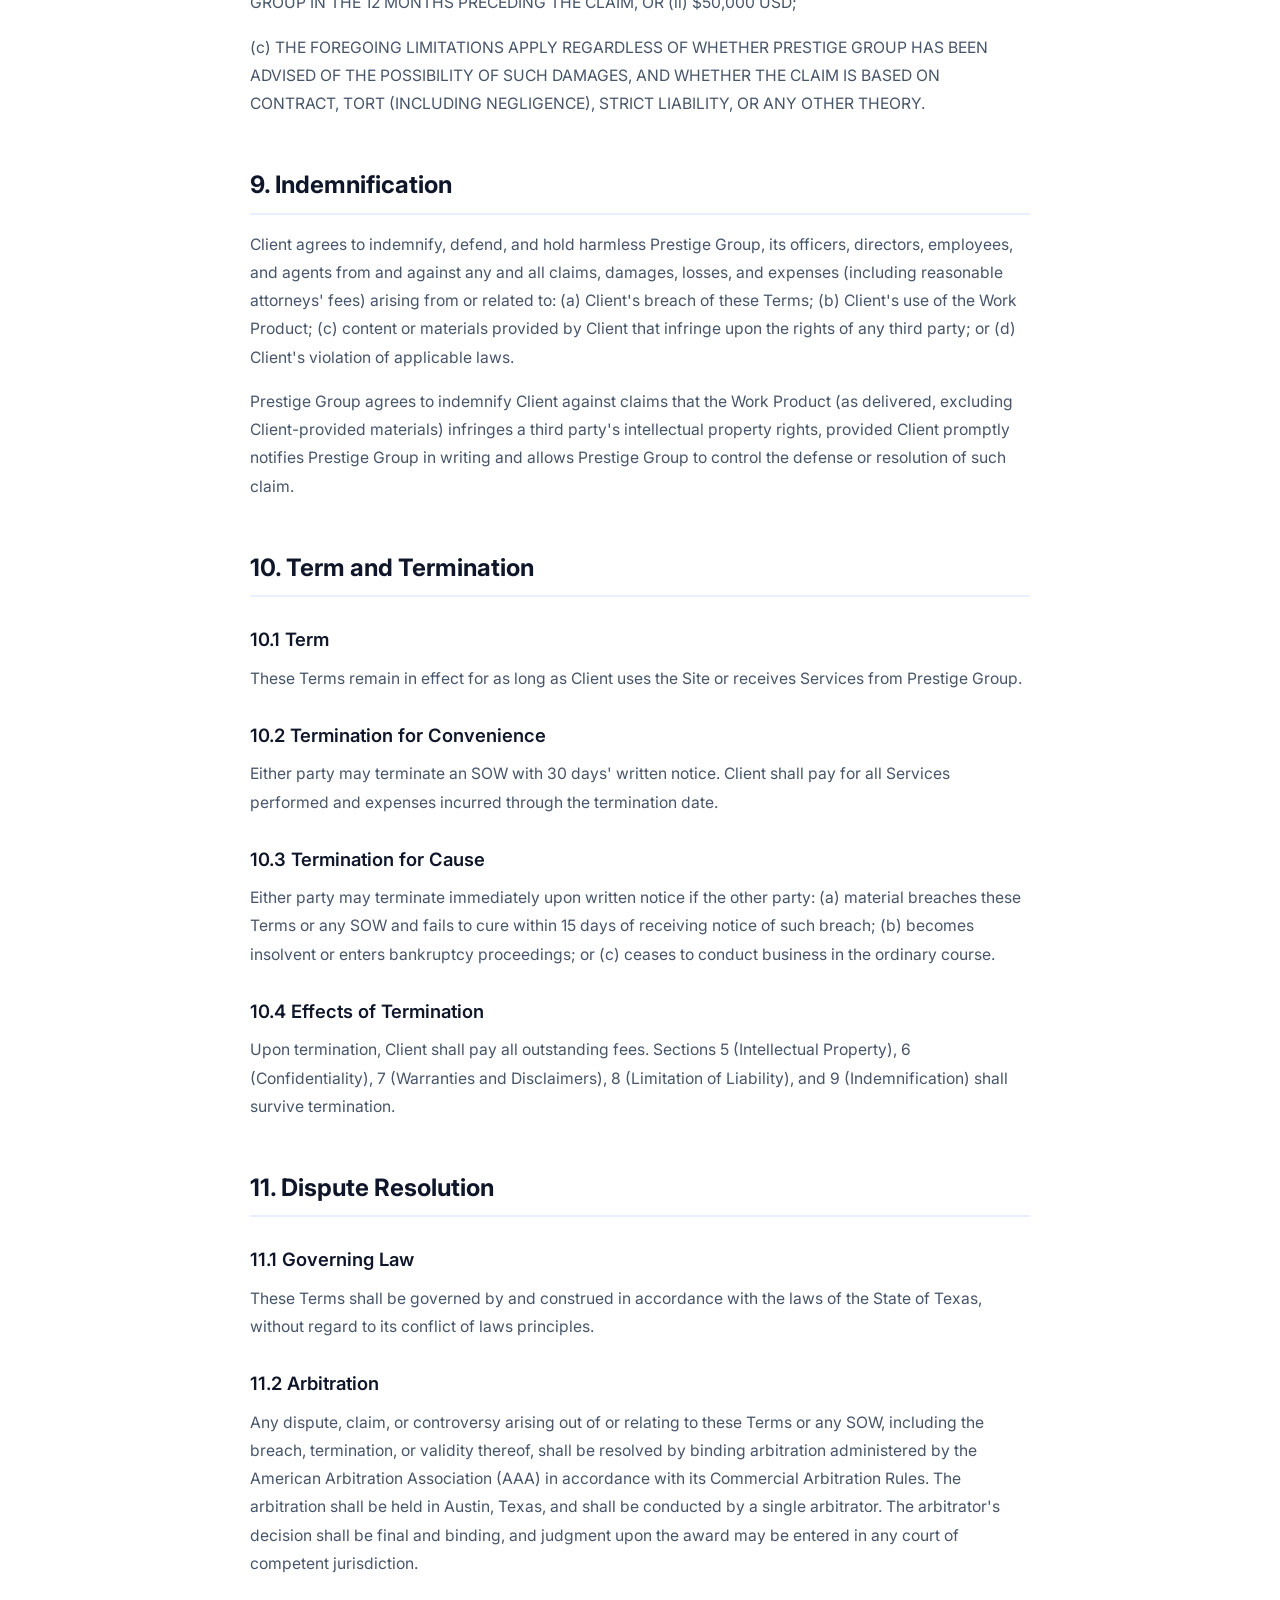
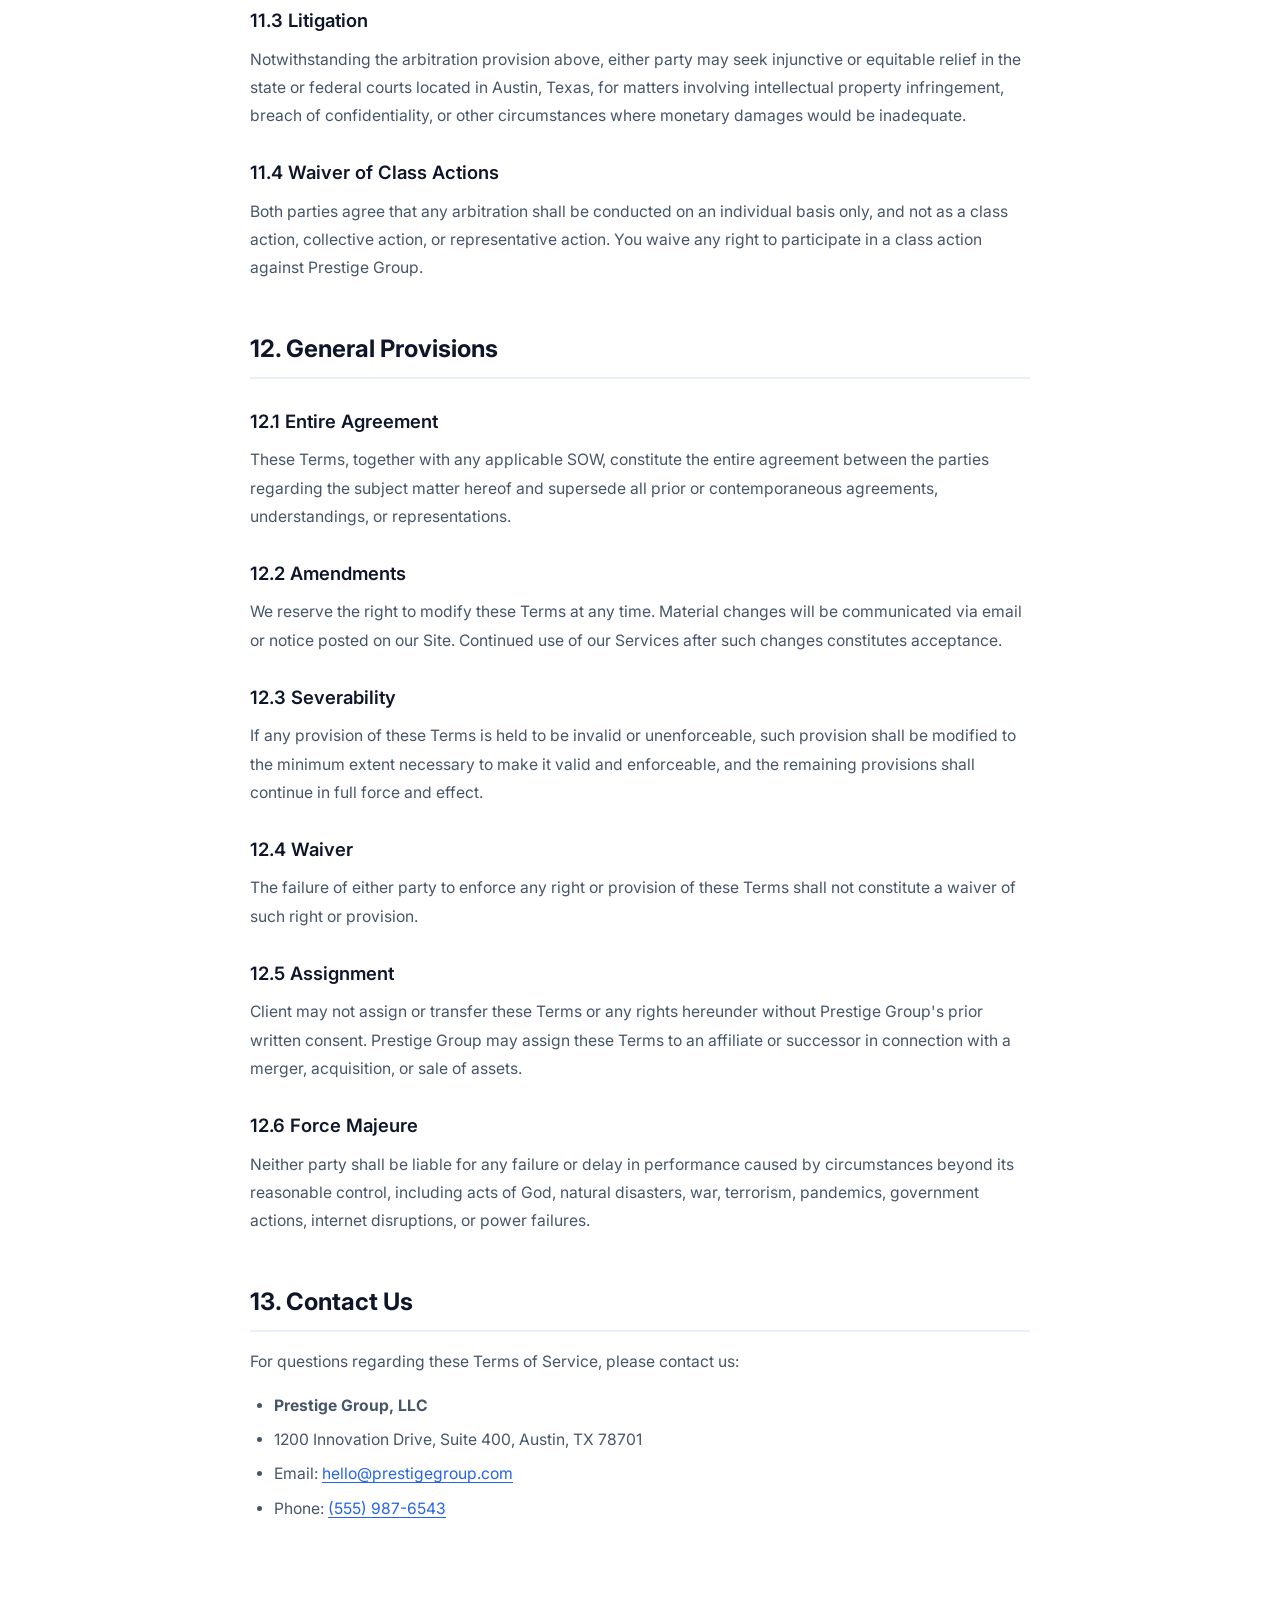
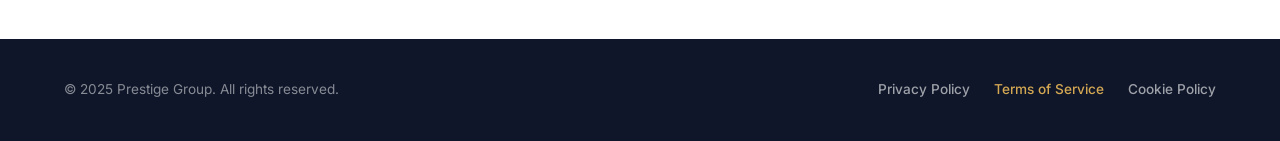
<file: prestige-website/terms.html>
<!DOCTYPE html>
<html lang="en">
<head>
  <meta charset="UTF-8">
  <meta name="viewport" content="width=device-width, initial-scale=1.0">
  <meta name="description" content="Terms of Service — Prestige Group provides digital agency services including web design, development, SEO, and marketing under the terms outlined herein.">
  <meta name="keywords" content="terms of service, legal terms, service agreement, Prestige Group">
  <meta name="author" content="Prestige Group">
  <meta property="og:title" content="Terms of Service — Prestige Group">
  <meta property="og:description" content="Review the terms governing the use of Prestige Group's digital agency services and website.">
  <meta property="og:type" content="website">
  <meta property="og:url" content="https://www.prestigegroup.com/terms">
  <meta property="og:image" content="assets/og-image.svg">
  <link rel="canonical" href="https://www.prestigegroup.com/terms">
  <title>Terms of Service — Prestige Group</title>

  <!-- Google Fonts -->
  <link rel="preconnect" href="https://fonts.googleapis.com">
  <link rel="preconnect" href="https://fonts.gstatic.com" crossorigin>
  <link href="https://fonts.googleapis.com/css2?family=Inter:wght@400;500;600;700;800&display=swap" rel="stylesheet">

  <!-- Favicon -->
  <link rel="icon" type="image/svg+xml" href="assets/favicon.svg">
  <link rel="apple-touch-icon" href="assets/apple-touch-icon.svg">

  <!-- Main Stylesheet -->
  <link rel="stylesheet" href="styles.css">

  <!-- Legal Page Styles -->
  <style>
    .legal-hero {
      background: linear-gradient(135deg, var(--navy) 0%, #162040 50%, #1a2750 100%);
      padding: 140px 0 80px;
      position: relative;
      overflow: hidden;
    }
    .legal-hero::before {
      content: '';
      position: absolute;
      top: -50%;
      right: -20%;
      width: 600px;
      height: 600px;
      background: radial-gradient(circle, rgba(37, 99, 235, 0.12) 0%, transparent 70%);
      border-radius: 50%;
    }
    .legal-hero .container { position: relative; z-index: 2; }
    .legal-hero-title {
      font-size: clamp(2rem, 4vw, 3rem);
      font-weight: 800;
      color: var(--white);
      margin-bottom: 12px;
      letter-spacing: -0.02em;
    }
    .legal-hero-subtitle {
      font-size: 1.05rem;
      color: rgba(255,255,255,0.6);
      max-width: 560px;
      line-height: 1.7;
    }
    .legal-back {
      display: inline-flex;
      align-items: center;
      gap: 8px;
      margin-bottom: 32px;
      font-size: 0.9rem;
      font-weight: 500;
      color: var(--gold);
      transition: color var(--transition);
    }
    .legal-back:hover { color: var(--gold-light); }
    .legal-back svg { width: 18px; height: 18px; }

    .legal-content {
      padding: 80px 0 100px;
      background: var(--white);
    }
    .legal-body {
      max-width: 780px;
      margin: 0 auto;
    }
    .legal-updated {
      display: inline-block;
      font-size: 0.82rem;
      font-weight: 600;
      color: var(--blue);
      background: rgba(37, 99, 235, 0.08);
      padding: 6px 16px;
      border-radius: 100px;
      margin-bottom: 40px;
      letter-spacing: 0.02em;
    }
    .legal-body h2 {
      font-size: 1.5rem;
      font-weight: 700;
      color: var(--navy);
      margin-top: 48px;
      margin-bottom: 16px;
      padding-bottom: 8px;
      border-bottom: 2px solid rgba(37, 99, 235, 0.1);
    }
    .legal-body h3 {
      font-size: 1.15rem;
      font-weight: 600;
      color: var(--navy);
      margin-top: 28px;
      margin-bottom: 10px;
    }
    .legal-body p {
      font-size: 0.98rem;
      line-height: 1.8;
      color: #475569;
      margin-bottom: 16px;
    }
    .legal-body ul, .legal-body ol {
      padding-left: 24px;
      margin-bottom: 16px;
    }
    .legal-body ul { list-style: disc; }
    .legal-body ol { list-style: decimal; }
    .legal-body li {
      font-size: 0.98rem;
      line-height: 1.8;
      color: #475569;
      margin-bottom: 6px;
    }
    .legal-body a {
      color: var(--blue);
      text-decoration: underline;
      text-underline-offset: 3px;
      transition: color var(--transition);
    }
    .legal-body a:hover { color: var(--blue-dark); }

    .legal-footer {
      background: var(--navy);
      padding: 40px 0;
    }
    .legal-footer-inner {
      display: flex;
      align-items: center;
      justify-content: space-between;
      flex-wrap: wrap;
      gap: 16px;
    }
    .legal-footer span {
      font-size: 0.85rem;
      color: rgba(255,255,255,0.5);
    }
    .legal-footer-links {
      display: flex;
      gap: 24px;
    }
    .legal-footer-links a {
      font-size: 0.85rem;
      font-weight: 500;
      color: rgba(255,255,255,0.6);
      transition: color var(--transition);
    }
    .legal-footer-links a:hover,
    .legal-footer-links a.active {
      color: var(--gold);
    }

    @media (max-width: 768px) {
      .legal-hero { padding: 120px 0 60px; }
      .legal-content { padding: 48px 0 64px; }
      .legal-footer-inner { flex-direction: column; text-align: center; }
    }
  </style>
</head>
<body>

  <!-- Hero -->
  <section class="legal-hero">
    <div class="container">
      <a href="index.html" class="legal-back">
        <svg viewBox="0 0 20 20" fill="currentColor"><path fill-rule="evenodd" d="M9.707 16.707a1 1 0 01-1.414 0l-6-6a1 1 0 010-1.414l6-6a1 1 0 011.414 1.414L5.414 9H17a1 1 0 110 2H5.414l4.293 4.293a1 1 0 010 1.414z" clip-rule="evenodd"/></svg>
        Back to Home
      </a>
      <h1 class="legal-hero-title">Terms of Service</h1>
      <p class="legal-hero-subtitle">These Terms govern your use of Prestige Group's services and website. Please read them carefully before engaging our digital agency services.</p>
    </div>
  </section>

  <!-- Content -->
  <section class="legal-content">
    <div class="container">
      <div class="legal-body">
        <span class="legal-updated">Last Updated: April 2025</span>

        <h2>1. Agreement to Terms</h2>
        <p>These Terms of Service ("Terms") constitute a legally binding agreement between you ("Client," "you," or "your") and Prestige Group, LLC ("Prestige Group," "we," "us," or "our") governing your use of our website at <a href="https://www.prestigegroup.com">www.prestigegroup.com</a> (the "Site") and all digital agency services provided by Prestige Group (collectively, the "Services"). By accessing our Site or engaging our Services, you agree to be bound by these Terms. If you do not agree, you must discontinue use of our Site and Services immediately.</p>
        <p>These Terms are effective as of the date of your first use of the Site or engagement of Services. We reserve the right to modify these Terms at any time; continued use after changes constitutes acceptance of the revised Terms.</p>

        <h2>2. Scope of Services</h2>
        <p>Prestige Group is a full-service digital agency offering the following services, subject to the terms of individual service agreements or statements of work ("SOW"):</p>
        <ul>
          <li>Web Design and User Experience (UX) Design</li>
          <li>Web Development (front-end, back-end, and full-stack)</li>
          <li>Search Engine Optimization (SEO) and Search Engine Marketing (SEM)</li>
          <li>Brand Strategy, Identity Design, and Visual Branding</li>
          <li>Digital Marketing, including social media management, content marketing, and paid advertising</li>
          <li>Website Maintenance, Hosting Support, and Ongoing Technical Support</li>
          <li>Consulting and Strategic Advisory for Digital Transformation</li>
        </ul>
        <p>The specific scope, deliverables, timelines, and fees for any engagement shall be defined in a written SOW or proposal document agreed upon by both parties. These Terms supplement and govern all such engagements unless expressly stated otherwise in the SOW.</p>

        <h2>3. Client Obligations</h2>
        <p>By engaging our Services, you agree to:</p>
        <ol>
          <li>Provide timely and accurate information, access, and materials as reasonably required for the performance of Services, including but not limited to content, branding assets, hosting credentials, and third-party account access</li>
          <li>Designate a primary point of contact authorized to make decisions and provide approvals on your behalf</li>
          <li>Review deliverables and provide feedback within the timelines specified in the applicable SOW (typically 5 business days unless otherwise agreed)</li>
          <li>Ensure that all materials you provide do not infringe upon the intellectual property rights of any third party</li>
          <li>Pay all fees in accordance with the payment terms set forth in the applicable SOW or invoice</li>
          <li>Comply with all applicable laws and regulations related to your business, content, and use of our Services</li>
        </ol>
        <p>Failure to meet these obligations may result in delays, additional charges, or suspension of Services.</p>

        <h2>4. Fees and Payment</h2>
        <h3>4.1 Fee Structure</h3>
        <p>Fees for Services shall be as specified in the applicable SOW or proposal. Fees may be structured as fixed-price project fees, hourly rates, monthly retainers, or a combination thereof.</p>

        <h3>4.2 Payment Terms</h3>
        <p>Invoices are due and payable within 30 days of the invoice date ("Net 30") unless otherwise stated. We accept payment by credit card, ACH bank transfer, and wire transfer. For projects exceeding $5,000, a non-refundable deposit of 50% is due upon project commencement, with the remaining balance due upon completion.</p>

        <h3>4.3 Late Payments</h3>
        <p>Overdue balances accrue interest at a rate of 1.5% per month (18% annually) or the maximum rate permitted by applicable law, whichever is lower. We reserve the right to suspend Services and withhold deliverables for accounts more than 15 days past due.</p>

        <h3>4.4 Expenses</h3>
        <p>Client shall reimburse Prestige Group for reasonable, pre-approved out-of-pocket expenses incurred in connection with the Services, including third-party software subscriptions, stock media, domain registrations, and travel expenses.</p>

        <h2>5. Intellectual Property</h2>
        <h3>5.1 Ownership of Work Product</h3>
        <p>Upon full payment of all applicable fees, Client shall own all right, title, and interest in the final deliverables created specifically for Client under an SOW (the "Work Product"), subject to the license provisions in Section 5.2. Prestige Group retains ownership of all tools, frameworks, libraries, templates, and proprietary methodologies used to create the Work Product.</p>

        <h3>5.2 License Grant</h3>
        <p>Prestige Group grants Client a perpetual, worldwide, non-exclusive, royalty-free license to use, modify, and distribute any pre-existing tools, frameworks, or code incorporated into the Work Product that are owned by Prestige Group, solely in connection with Client's use of the Work Product.</p>

        <h3>5.3 Portfolio and Showcase Rights</h3>
        <p>Prestige Group retains the right to use the Work Product, in whole or in part, for portfolio display, case studies, marketing materials, and award submissions, unless Client requests in writing that such use be delayed (e.g., until a public launch). Prestige Group will remove confidential information from any such showcase materials.</p>

        <h3>5.4 Client-Provided Materials</h3>
        <p>Client grants Prestige Group a non-exclusive, royalty-free license to use Client-provided materials (e.g., logos, content, images) solely for the purpose of providing the Services under the applicable SOW.</p>

        <h3>5.5 Third-Party IP</h3>
        <p>Any third-party software, plugins, fonts, stock photos, or other materials used in the Work Product remain subject to their respective license terms. Client is responsible for maintaining any required third-party licenses after project delivery.</p>

        <h2>6. Confidentiality</h2>
        <p>Each party agrees to keep confidential all non-public information disclosed by the other party ("Confidential Information") and to use such information solely for the purpose of performing obligations under these Terms and any applicable SOW. Confidential Information shall not include information that: (a) is or becomes publicly available through no fault of the receiving party; (b) was already in the receiving party's possession prior to disclosure; (c) is independently developed without reference to the Confidential Information; or (d) is required to be disclosed by law or court order.</p>
        <p>This confidentiality obligation shall survive for a period of 3 years after the termination or expiration of the applicable engagement.</p>

        <h2>7. Warranties and Disclaimers</h2>
        <h3>7.1 Prestige Group Warranties</h3>
        <p>Prestige Group warrants that: (a) we shall perform the Services in a professional and workmanlike manner consistent with industry standards; (b) the Work Product will not infringe upon the intellectual property rights of any third party; and (c) we will comply with all applicable laws in the performance of the Services.</p>

        <h3>7.2 Disclaimer</h3>
        <p>EXCEPT AS EXPRESSLY PROVIDED IN SECTION 7.1, THE SITE AND SERVICES ARE PROVIDED "AS IS" AND "AS AVAILABLE" WITHOUT WARRANTIES OF ANY KIND, WHETHER EXPRESS, IMPLIED, STATUTORY, OR OTHERWISE, INCLUDING BUT NOT LIMITED TO IMPLIED WARRANTIES OF MERCHANTABILITY, FITNESS FOR A PARTICULAR PURPOSE, TITLE, AND NON-INFRINGEMENT. WE DO NOT WARRANT THAT THE SITE WILL BE UNINTERRUPTED, ERROR-FREE, OR FREE OF HARMFUL COMPONENTS.</p>

        <h2>8. Limitation of Liability</h2>
        <p>TO THE MAXIMUM EXTENT PERMITTED BY APPLICABLE LAW:</p>
        <p>(a) IN NO EVENT SHALL PRESTIGE GROUP BE LIABLE FOR ANY INDIRECT, INCIDENTAL, SPECIAL, CONSEQUENTIAL, OR PUNITIVE DAMAGES, INCLUDING BUT NOT LIMITED TO LOSS OF PROFITS, DATA, BUSINESS OPPORTUNITIES, OR GOODWILL, REGARDLESS OF THE THEORY OF LIABILITY;</p>
        <p>(b) PRESTIGE GROUP'S TOTAL AGGREGATE LIABILITY ARISING OUT OF OR RELATED TO THESE TERMS OR ANY SOW SHALL NOT EXCEED THE GREATER OF (i) THE TOTAL FEES PAID BY CLIENT TO PRESTIGE GROUP IN THE 12 MONTHS PRECEDING THE CLAIM, OR (ii) $50,000 USD;</p>
        <p>(c) THE FOREGOING LIMITATIONS APPLY REGARDLESS OF WHETHER PRESTIGE GROUP HAS BEEN ADVISED OF THE POSSIBILITY OF SUCH DAMAGES, AND WHETHER THE CLAIM IS BASED ON CONTRACT, TORT (INCLUDING NEGLIGENCE), STRICT LIABILITY, OR ANY OTHER THEORY.</p>

        <h2>9. Indemnification</h2>
        <p>Client agrees to indemnify, defend, and hold harmless Prestige Group, its officers, directors, employees, and agents from and against any and all claims, damages, losses, and expenses (including reasonable attorneys' fees) arising from or related to: (a) Client's breach of these Terms; (b) Client's use of the Work Product; (c) content or materials provided by Client that infringe upon the rights of any third party; or (d) Client's violation of applicable laws.</p>
        <p>Prestige Group agrees to indemnify Client against claims that the Work Product (as delivered, excluding Client-provided materials) infringes a third party's intellectual property rights, provided Client promptly notifies Prestige Group in writing and allows Prestige Group to control the defense or resolution of such claim.</p>

        <h2>10. Term and Termination</h2>
        <h3>10.1 Term</h3>
        <p>These Terms remain in effect for as long as Client uses the Site or receives Services from Prestige Group.</p>

        <h3>10.2 Termination for Convenience</h3>
        <p>Either party may terminate an SOW with 30 days' written notice. Client shall pay for all Services performed and expenses incurred through the termination date.</p>

        <h3>10.3 Termination for Cause</h3>
        <p>Either party may terminate immediately upon written notice if the other party: (a) material breaches these Terms or any SOW and fails to cure within 15 days of receiving notice of such breach; (b) becomes insolvent or enters bankruptcy proceedings; or (c) ceases to conduct business in the ordinary course.</p>

        <h3>10.4 Effects of Termination</h3>
        <p>Upon termination, Client shall pay all outstanding fees. Sections 5 (Intellectual Property), 6 (Confidentiality), 7 (Warranties and Disclaimers), 8 (Limitation of Liability), and 9 (Indemnification) shall survive termination.</p>

        <h2>11. Dispute Resolution</h2>
        <h3>11.1 Governing Law</h3>
        <p>These Terms shall be governed by and construed in accordance with the laws of the State of Texas, without regard to its conflict of laws principles.</p>

        <h3>11.2 Arbitration</h3>
        <p>Any dispute, claim, or controversy arising out of or relating to these Terms or any SOW, including the breach, termination, or validity thereof, shall be resolved by binding arbitration administered by the American Arbitration Association (AAA) in accordance with its Commercial Arbitration Rules. The arbitration shall be held in Austin, Texas, and shall be conducted by a single arbitrator. The arbitrator's decision shall be final and binding, and judgment upon the award may be entered in any court of competent jurisdiction.</p>

        <h3>11.3 Litigation</h3>
        <p>Notwithstanding the arbitration provision above, either party may seek injunctive or equitable relief in the state or federal courts located in Austin, Texas, for matters involving intellectual property infringement, breach of confidentiality, or other circumstances where monetary damages would be inadequate.</p>

        <h3>11.4 Waiver of Class Actions</h3>
        <p>Both parties agree that any arbitration shall be conducted on an individual basis only, and not as a class action, collective action, or representative action. You waive any right to participate in a class action against Prestige Group.</p>

        <h2>12. General Provisions</h2>
        <h3>12.1 Entire Agreement</h3>
        <p>These Terms, together with any applicable SOW, constitute the entire agreement between the parties regarding the subject matter hereof and supersede all prior or contemporaneous agreements, understandings, or representations.</p>

        <h3>12.2 Amendments</h3>
        <p>We reserve the right to modify these Terms at any time. Material changes will be communicated via email or notice posted on our Site. Continued use of our Services after such changes constitutes acceptance.</p>

        <h3>12.3 Severability</h3>
        <p>If any provision of these Terms is held to be invalid or unenforceable, such provision shall be modified to the minimum extent necessary to make it valid and enforceable, and the remaining provisions shall continue in full force and effect.</p>

        <h3>12.4 Waiver</h3>
        <p>The failure of either party to enforce any right or provision of these Terms shall not constitute a waiver of such right or provision.</p>

        <h3>12.5 Assignment</h3>
        <p>Client may not assign or transfer these Terms or any rights hereunder without Prestige Group's prior written consent. Prestige Group may assign these Terms to an affiliate or successor in connection with a merger, acquisition, or sale of assets.</p>

        <h3>12.6 Force Majeure</h3>
        <p>Neither party shall be liable for any failure or delay in performance caused by circumstances beyond its reasonable control, including acts of God, natural disasters, war, terrorism, pandemics, government actions, internet disruptions, or power failures.</p>

        <h2>13. Contact Us</h2>
        <p>For questions regarding these Terms of Service, please contact us:</p>
        <ul>
          <li><strong>Prestige Group, LLC</strong></li>
          <li>1200 Innovation Drive, Suite 400, Austin, TX 78701</li>
          <li>Email: <a href="mailto:hello@prestigegroup.com">hello@prestigegroup.com</a></li>
          <li>Phone: <a href="tel:+15559876543">(555) 987-6543</a></li>
        </ul>
      </div>
    </div>
  </section>

  <!-- Footer -->
  <footer class="legal-footer">
    <div class="container">
      <div class="legal-footer-inner">
        <span>&copy; 2025 Prestige Group. All rights reserved.</span>
        <div class="legal-footer-links">
          <a href="privacy.html">Privacy Policy</a>
          <a href="terms.html" class="active">Terms of Service</a>
          <a href="cookie-policy.html">Cookie Policy</a>
        </div>
      </div>
    </div>
  </footer>

</body>
</html>
</file>
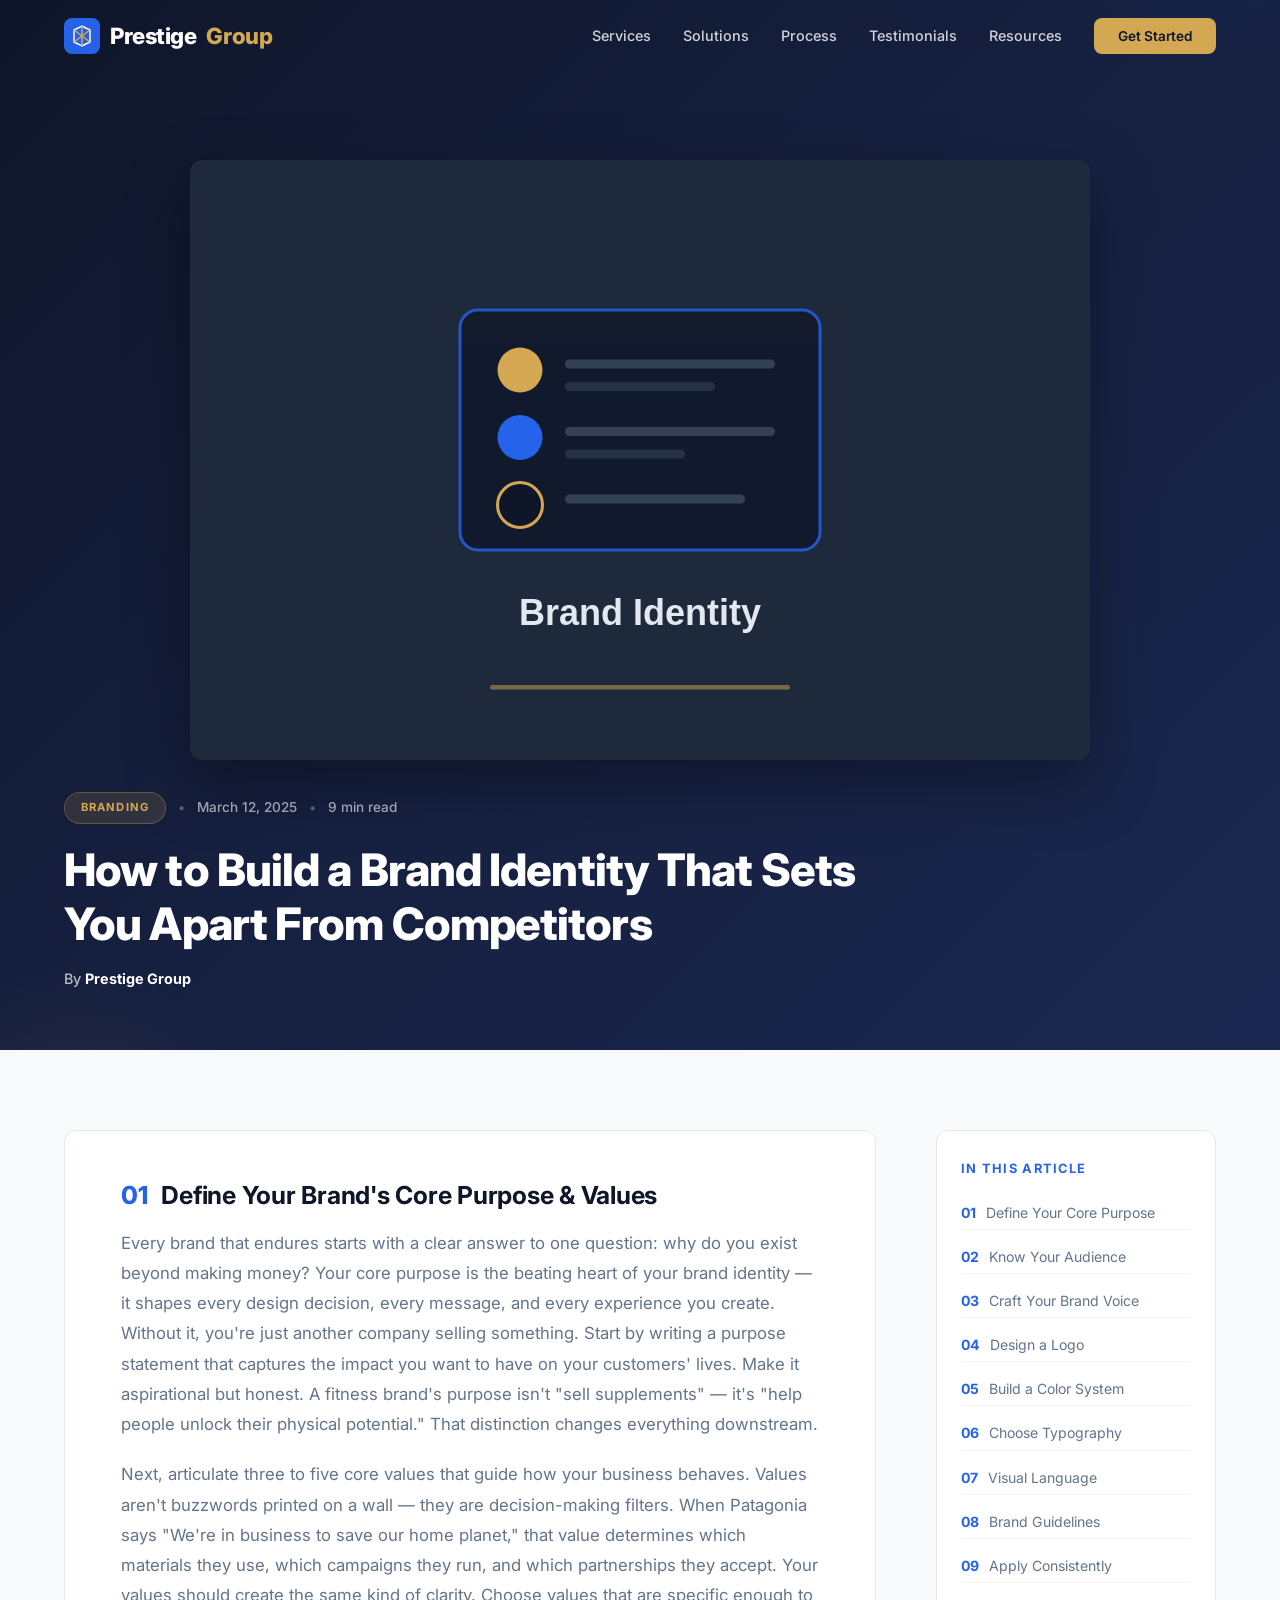
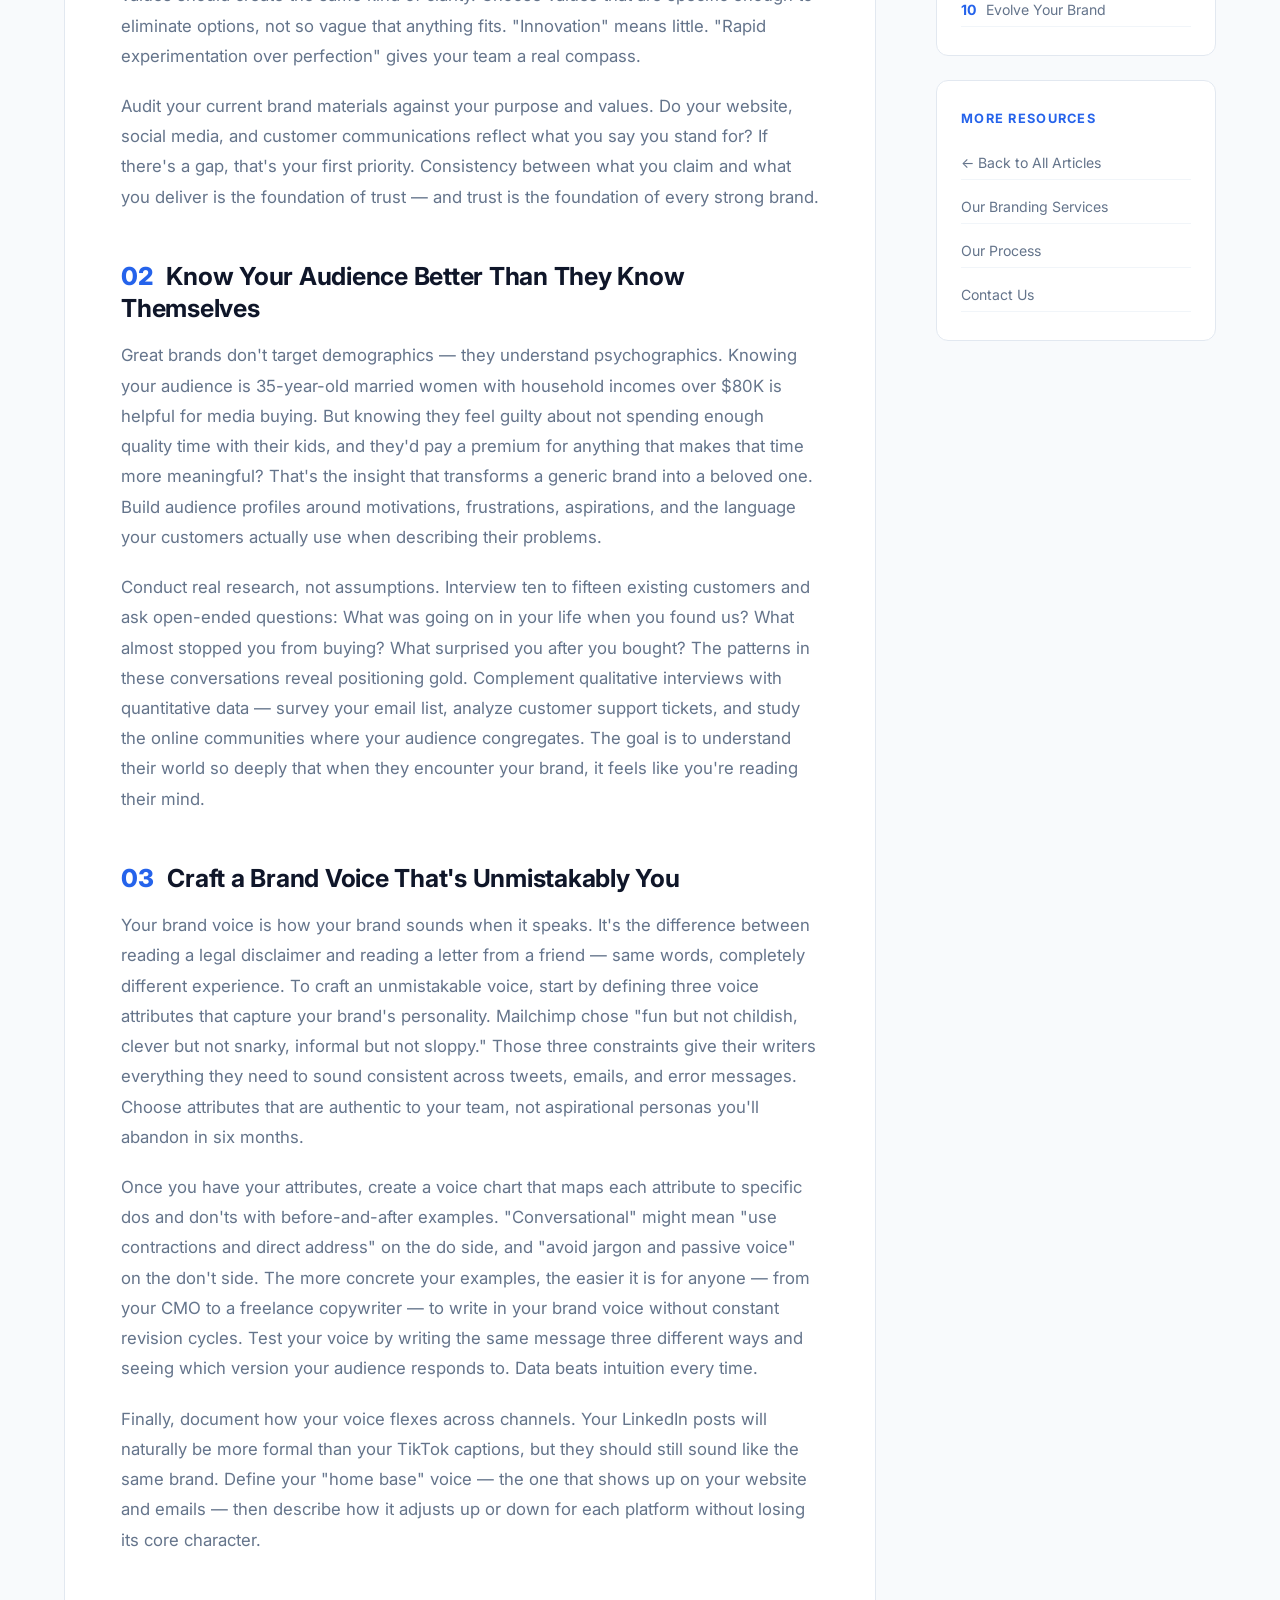
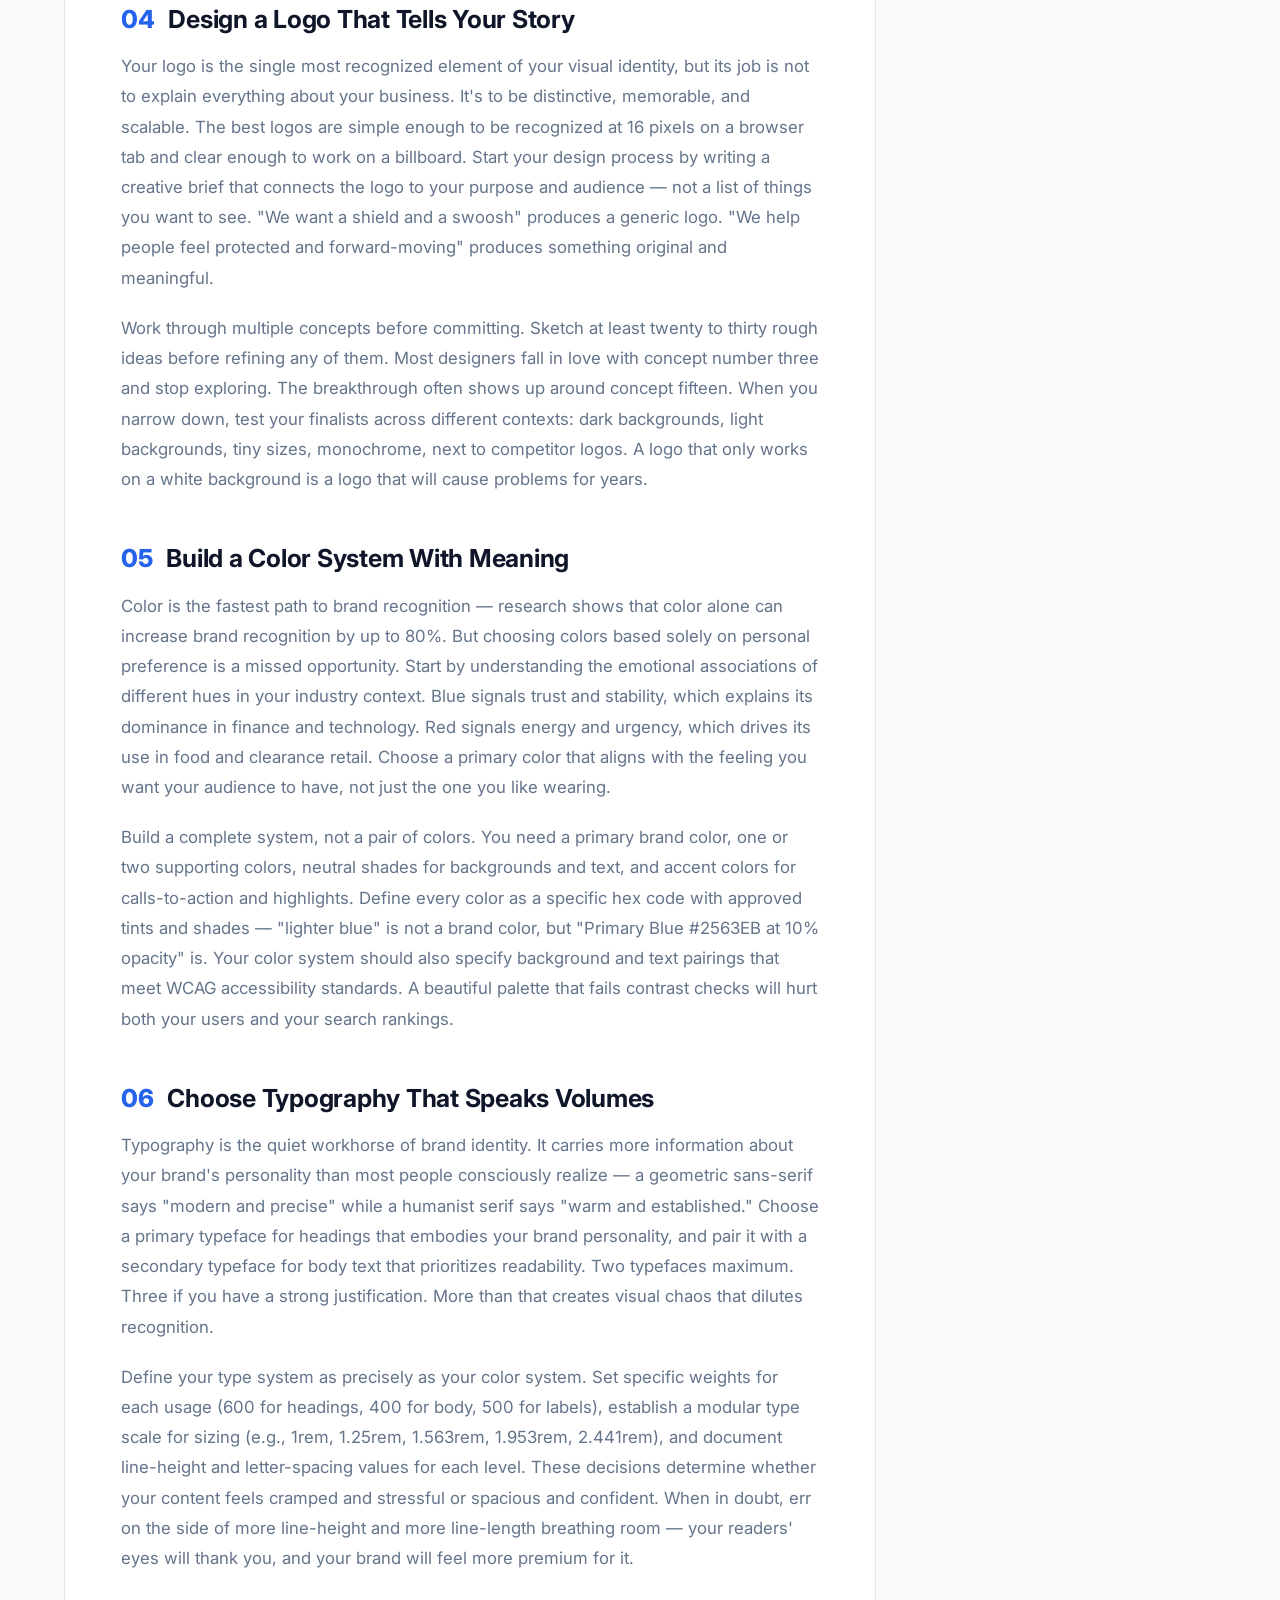
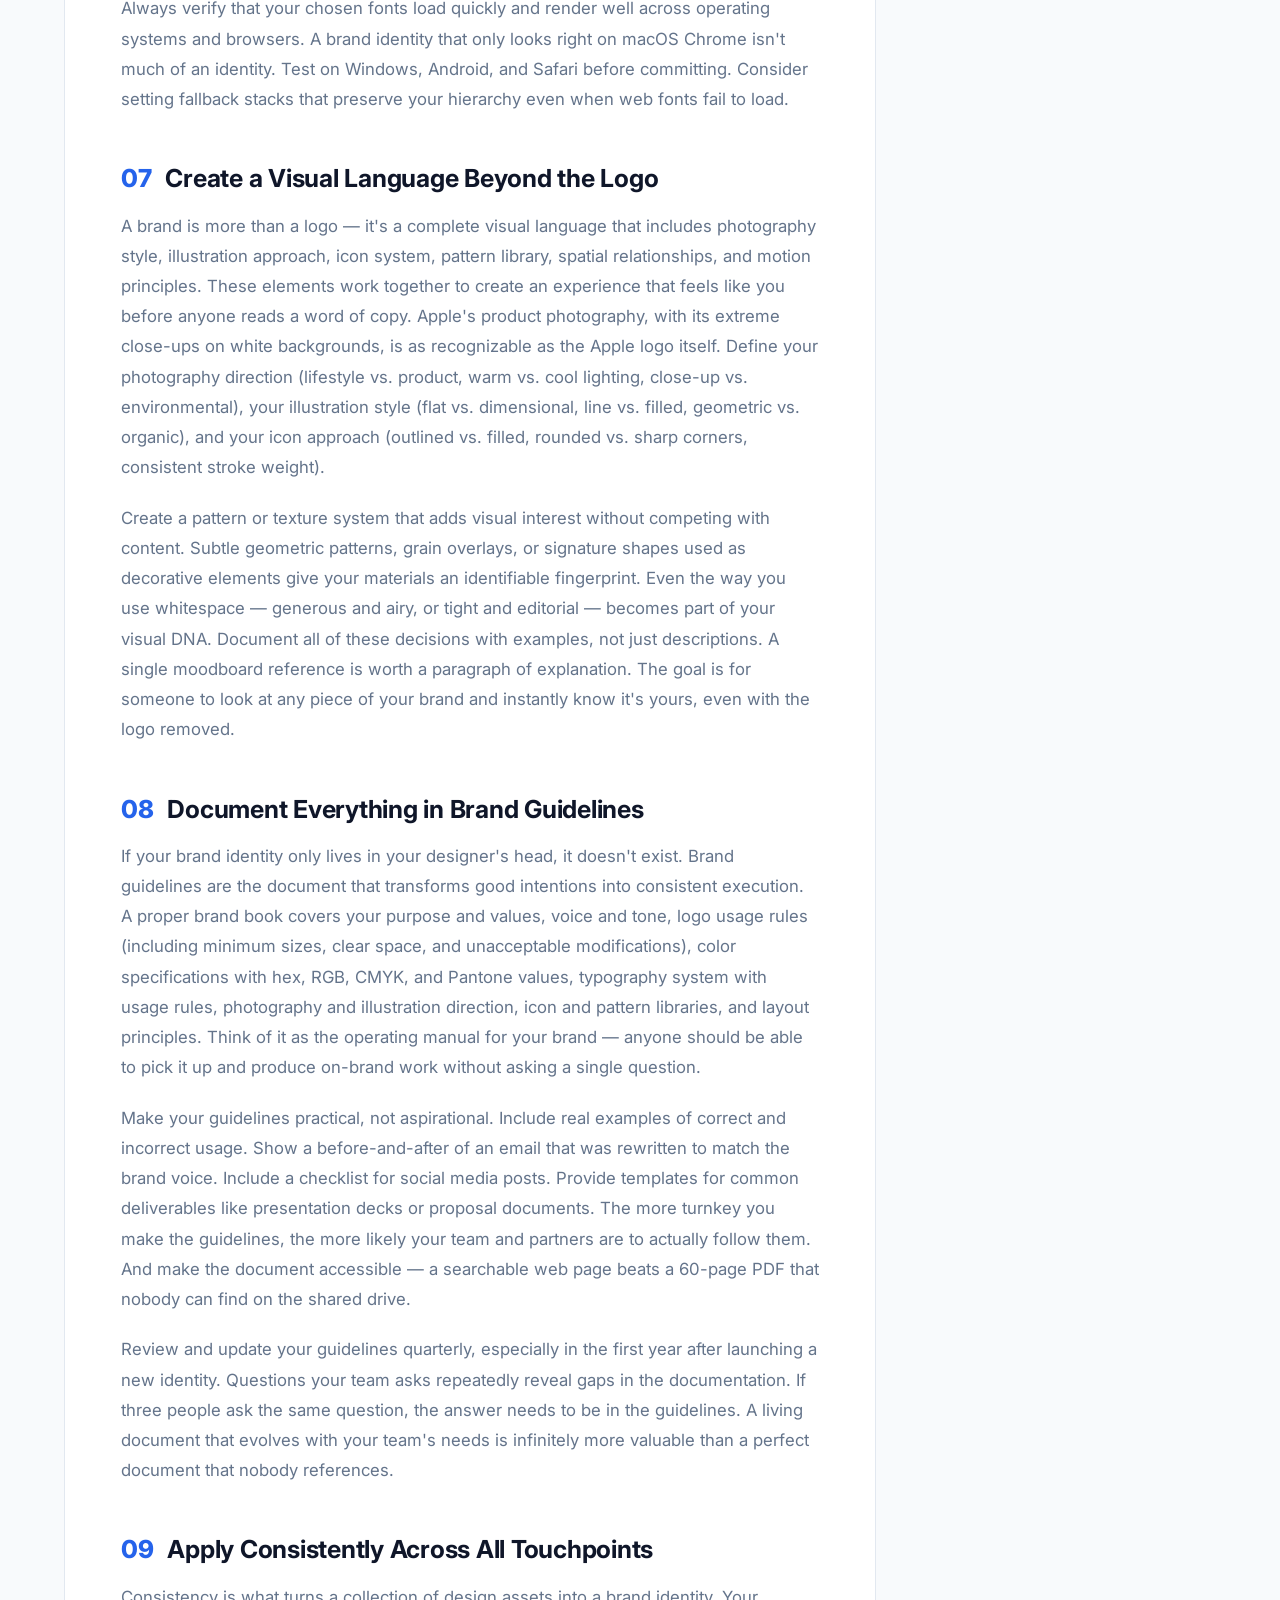
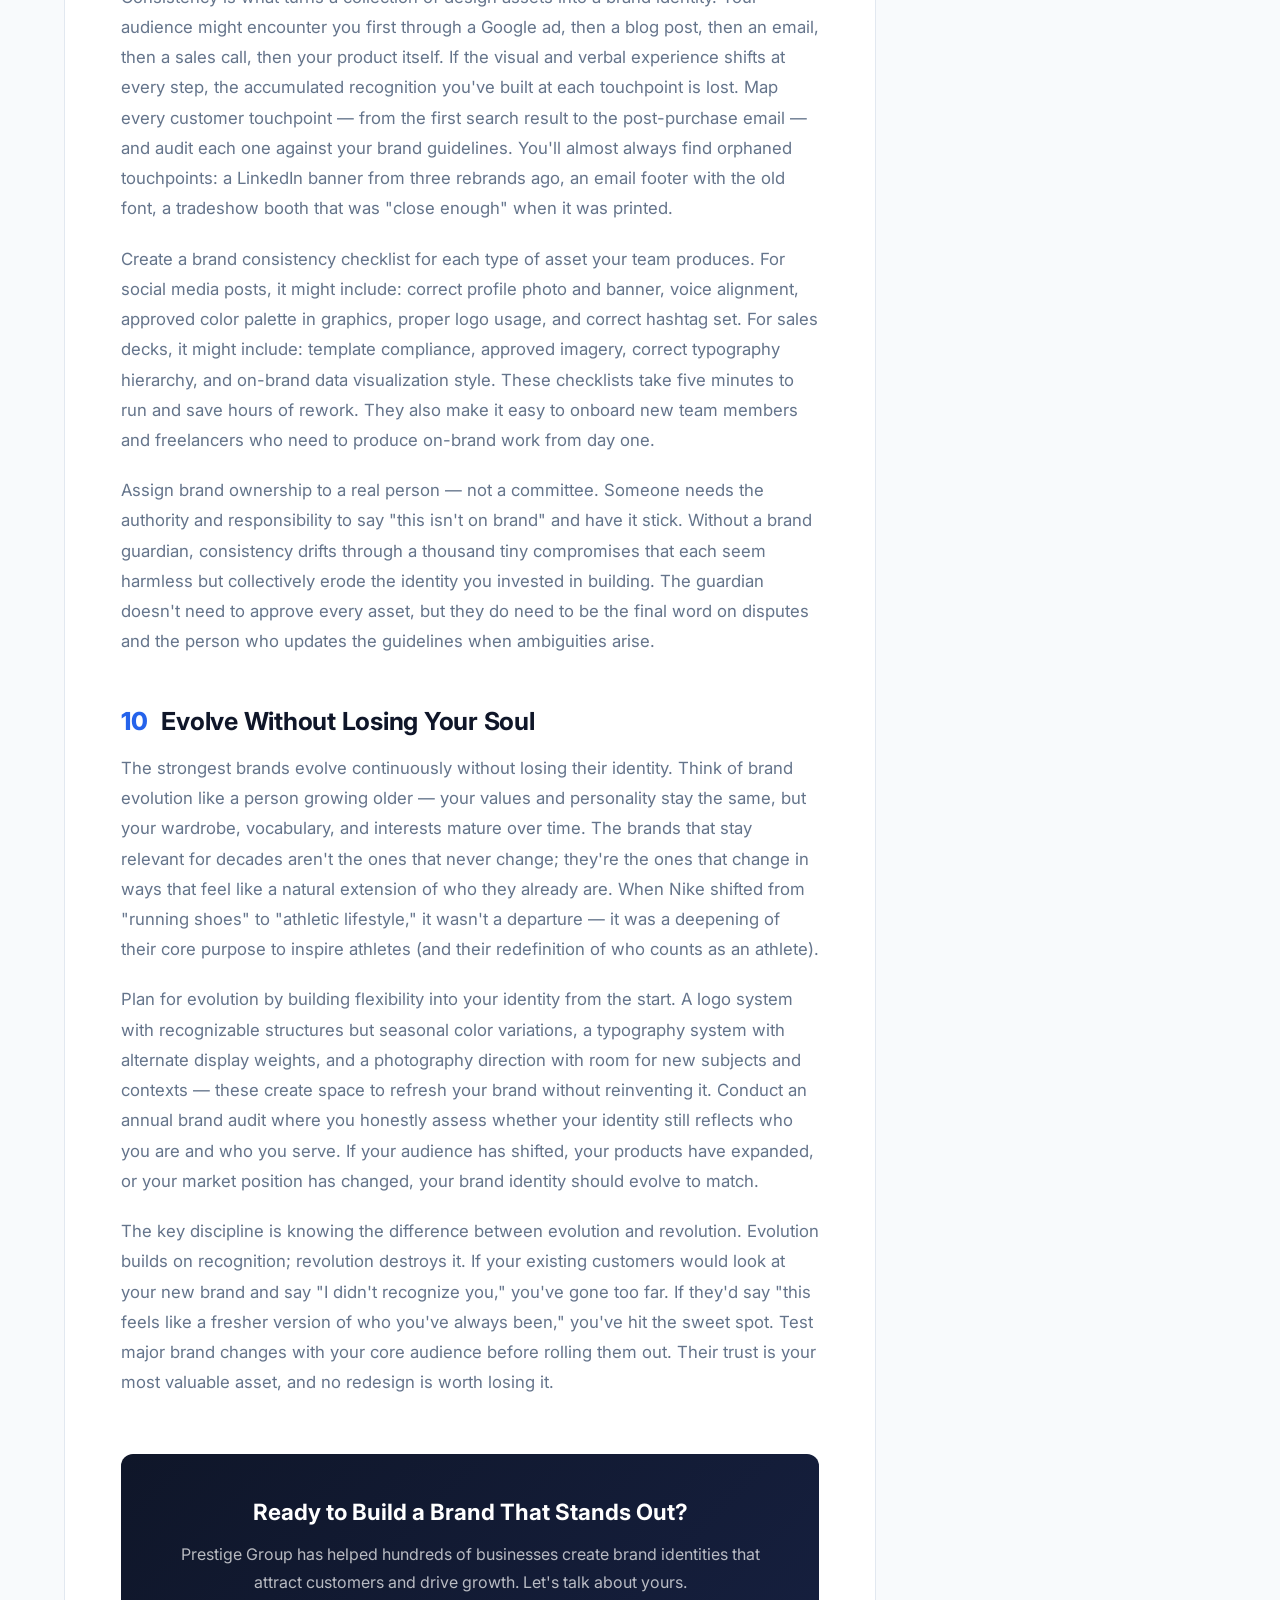
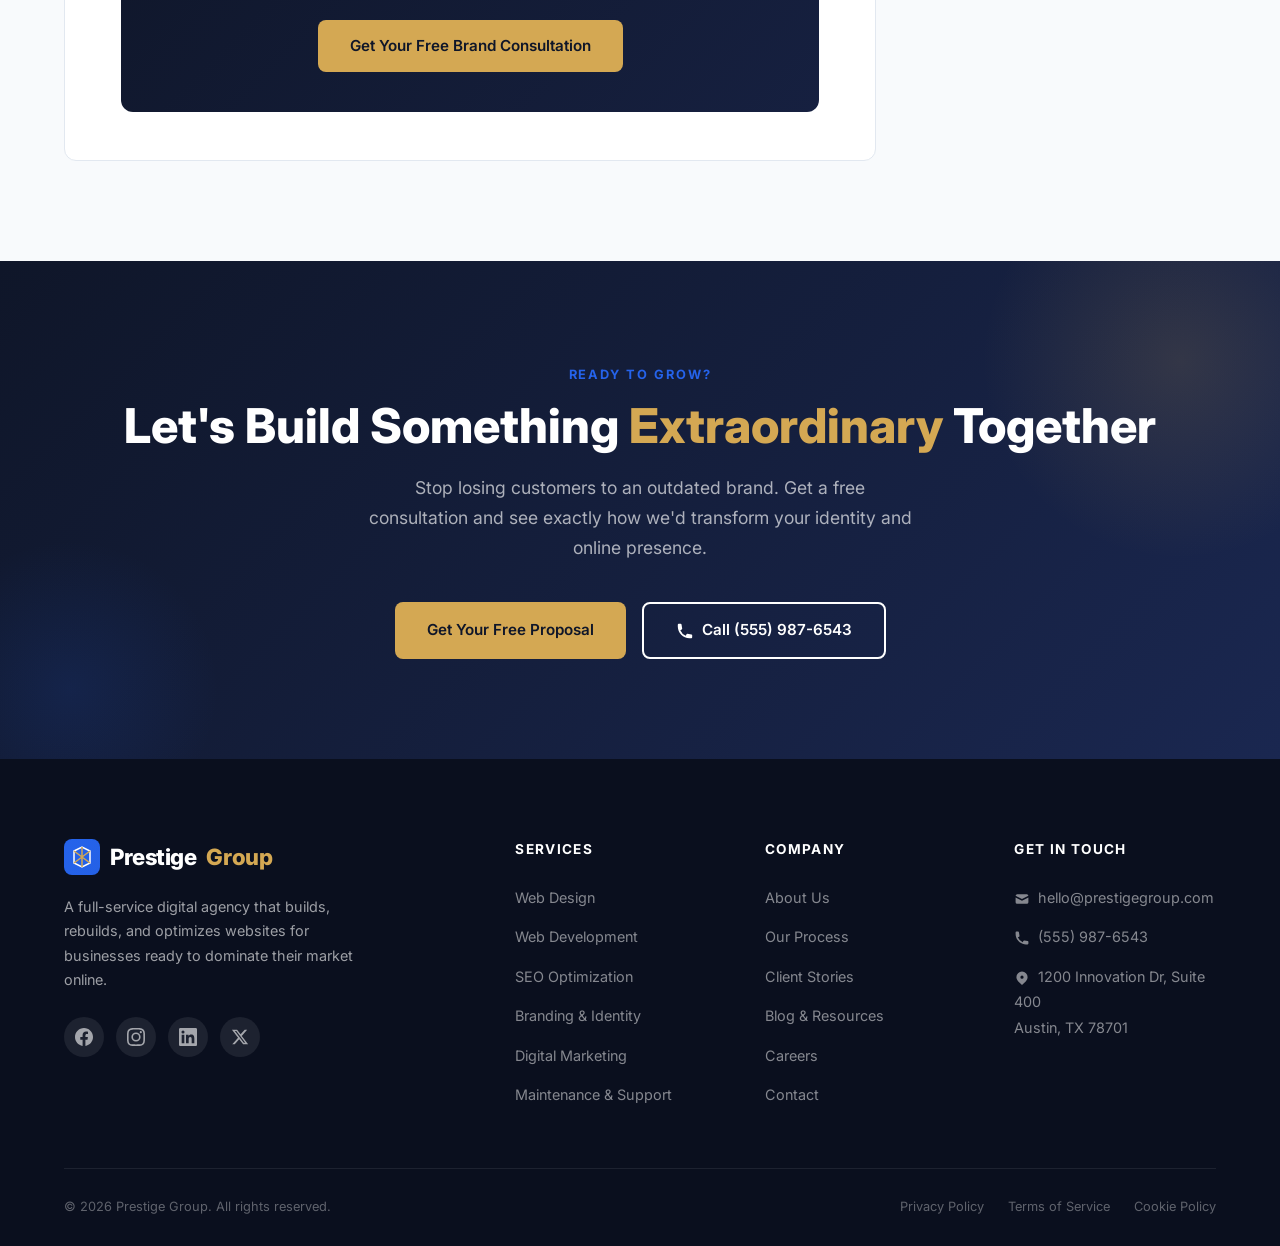
<file: prestige-website/blog/brand-identity-guide.html>
<!DOCTYPE html>
<html lang="en">
<head>
  <meta charset="UTF-8">
  <meta name="viewport" content="width=device-width, initial-scale=1.0">
  <meta name="description" content="Learn the step-by-step framework to build a brand identity that differentiates your business from competitors. Covers purpose, audience, voice, logo, color, typography, visual language, guidelines, consistency, and evolution.">
  <meta name="keywords" content="brand identity, branding guide, brand strategy, logo design, brand guidelines, visual identity, brand voice, Prestige Group">
  <meta name="author" content="Prestige Group">

  <!-- Open Graph Meta Tags -->
  <meta property="og:title" content="How to Build a Brand Identity That Sets You Apart From Competitors">
  <meta property="og:description" content="Discover the framework we use to create memorable brand identities that make businesses the obvious choice.">
  <meta property="og:type" content="article">
  <meta property="og:url" content="https://senatorpablo.github.io/prestige-group/blog/brand-identity-guide.html">
  <meta property="og:image" content="https://senatorpablo.github.io/prestige-group/assets/blog-3.svg">
  <meta property="article:published_time" content="2025-03-12">
  <meta property="article:section" content="Branding">
  <meta property="article:author" content="Prestige Group">

  <title>How to Build a Brand Identity That Sets You Apart From Competitors | Prestige Group Blog</title>

  <!-- Google Fonts -->
  <link rel="preconnect" href="https://fonts.googleapis.com">
  <link rel="preconnect" href="https://fonts.gstatic.com" crossorigin>
  <link href="https://fonts.googleapis.com/css2?family=Inter:wght@400;500;600;700;800&display=swap" rel="stylesheet">

  <!-- Favicons -->
  <link rel="icon" type="image/svg+xml" href="../assets/favicon.svg">
  <link rel="apple-touch-icon" href="../assets/apple-touch-icon.svg">

  <!-- JSON-LD: BreadcrumbList Schema -->
  <script type="application/ld+json">
  {
    "@context": "https://schema.org",
    "@type": "BreadcrumbList",
    "itemListElement": [
      {
        "@type": "ListItem",
        "position": 1,
        "name": "Home",
        "item": "https://senatorpablo.github.io/prestige-group/"
      },
      {
        "@type": "ListItem",
        "position": 2,
        "name": "Blog",
        "item": "https://senatorpablo.github.io/prestige-group/blog.html"
      },
      {
        "@type": "ListItem",
        "position": 3,
        "name": "How to Build a Brand Identity That Sets You Apart From Competitors",
        "item": "https://senatorpablo.github.io/prestige-group/blog/brand-identity-guide.html"
      }
    ]
  }
  </script>

  <!-- JSON-LD: Article Schema -->
  <script type="application/ld+json">
  {
    "@context": "https://schema.org",
    "@type": "Article",
    "headline": "How to Build a Brand Identity That Sets You Apart From Competitors",
    "description": "Learn the step-by-step framework to build a brand identity that differentiates your business from competitors. Covers purpose, audience, voice, logo, color, typography, visual language, guidelines, consistency, and evolution.",
    "image": "https://senatorpablo.github.io/prestige-group/assets/blog-3.svg",
    "datePublished": "2025-03-12",
    "dateModified": "2025-03-12",
    "author": {
      "@type": "Organization",
      "name": "Prestige Group",
      "url": "https://senatorpablo.github.io/prestige-group/"
    },
    "publisher": {
      "@type": "Organization",
      "name": "Prestige Group",
      "url": "https://senatorpablo.github.io/prestige-group/",
      "logo": {
        "@type": "ImageObject",
        "url": "https://senatorpablo.github.io/prestige-group/assets/favicon.svg"
      }
    },
    "mainEntityOfPage": {
      "@type": "WebPage",
      "@id": "https://senatorpablo.github.io/prestige-group/blog/brand-identity-guide.html"
    },
    "articleSection": "Branding",
    "wordCount": 2800
  }
  </script>

  <link rel="stylesheet" href="../styles.css">

  <style>
    /* Blog Article — Page-specific styles */
    .article-hero {
      position: relative;
      padding: 160px 0 60px;
      background: linear-gradient(135deg, var(--navy) 0%, #162040 50%, #1a2750 100%);
      overflow: hidden;
    }
    .article-hero::before {
      content: '';
      position: absolute;
      top: -50%;
      right: -20%;
      width: 600px;
      height: 600px;
      background: radial-gradient(circle, rgba(37, 99, 235, 0.15) 0%, transparent 70%);
      border-radius: 50%;
    }
    .article-hero::after {
      content: '';
      position: absolute;
      bottom: -30%;
      left: -10%;
      width: 400px;
      height: 400px;
      background: radial-gradient(circle, rgba(212, 168, 83, 0.1) 0%, transparent 70%);
      border-radius: 50%;
    }
    .article-hero .container {
      position: relative;
      z-index: 2;
    }
    .article-hero-image {
      width: 100%;
      max-width: 900px;
      margin: 0 auto 32px;
      border-radius: var(--radius-md);
      overflow: hidden;
      box-shadow: 0 24px 64px rgba(0,0,0,0.35);
    }
    .article-hero-image img {
      width: 100%;
      height: auto;
      display: block;
    }
    .article-hero-meta {
      display: flex;
      flex-wrap: wrap;
      align-items: center;
      gap: 12px;
      margin-bottom: 20px;
    }
    .article-category-tag {
      display: inline-block;
      font-size: 0.7rem;
      font-weight: 700;
      text-transform: uppercase;
      letter-spacing: 0.1em;
      color: var(--gold);
      background: rgba(212, 168, 83, 0.15);
      border: 1px solid rgba(212, 168, 83, 0.3);
      padding: 6px 16px;
      border-radius: 100px;
    }
    .article-hero-meta .meta-divider {
      color: rgba(255,255,255,0.3);
      font-size: 0.8rem;
    }
    .article-hero-meta .meta-text {
      font-size: 0.85rem;
      color: rgba(255,255,255,0.6);
      font-weight: 500;
    }
    .article-hero h1 {
      font-size: clamp(1.8rem, 4vw, 2.8rem);
      font-weight: 800;
      color: var(--white);
      margin-bottom: 16px;
      letter-spacing: -0.02em;
      line-height: 1.2;
      max-width: 800px;
    }
    .article-hero .article-author {
      font-size: 0.9rem;
      color: rgba(255,255,255,0.7);
      font-weight: 500;
    }
    .article-hero .article-author strong {
      color: var(--white);
    }

    /* Article Body */
    .article-body-section {
      padding: 80px 0 100px;
      background: var(--gray);
    }
    .article-layout {
      display: grid;
      grid-template-columns: 1fr 280px;
      gap: 60px;
      align-items: start;
    }
    .article-content {
      background: var(--white);
      border-radius: var(--radius-md);
      padding: 48px 56px;
      border: 1px solid #e2e8f0;
      max-width: 100%;
    }
    .article-content h2 {
      font-size: 1.55rem;
      font-weight: 700;
      color: var(--navy);
      margin-top: 48px;
      margin-bottom: 16px;
      line-height: 1.3;
      letter-spacing: -0.01em;
      scroll-margin-top: 100px;
    }
    .article-content h2:first-child {
      margin-top: 0;
    }
    .article-content h2 .section-number {
      color: var(--blue);
      font-weight: 800;
      margin-right: 8px;
    }
    .article-content p {
      font-size: 1.05rem;
      color: var(--gray-dark);
      line-height: 1.8;
      margin-bottom: 20px;
    }
    .article-content p:last-child {
      margin-bottom: 0;
    }

    /* Sidebar */
    .article-sidebar {
      position: sticky;
      top: 100px;
    }
    .sidebar-card {
      background: var(--white);
      border-radius: var(--radius-md);
      padding: 28px 24px;
      border: 1px solid #e2e8f0;
      margin-bottom: 24px;
    }
    .sidebar-card h3 {
      font-size: 0.8rem;
      font-weight: 700;
      text-transform: uppercase;
      letter-spacing: 0.1em;
      color: var(--blue);
      margin-bottom: 16px;
    }
    .sidebar-card ul {
      list-style: none;
      padding: 0;
      margin: 0;
    }
    .sidebar-card ul li {
      margin-bottom: 10px;
    }
    .sidebar-card ul li:last-child {
      margin-bottom: 0;
    }
    .sidebar-card ul li a {
      font-size: 0.88rem;
      color: var(--gray-dark);
      text-decoration: none;
      line-height: 1.5;
      display: block;
      padding: 6px 0;
      border-bottom: 1px solid #f1f5f9;
      transition: color 0.2s, padding-left 0.2s;
    }
    .sidebar-card ul li a:hover {
      color: var(--blue);
      padding-left: 6px;
    }
    .sidebar-card ul li a .num {
      color: var(--blue);
      font-weight: 700;
      margin-right: 6px;
    }

    /* CTA Banner inside article */
    .article-cta-banner {
      margin-top: 56px;
      padding: 40px;
      background: linear-gradient(135deg, var(--navy) 0%, #162040 100%);
      border-radius: var(--radius-md);
      text-align: center;
    }
    .article-cta-banner h3 {
      font-size: 1.4rem;
      font-weight: 700;
      color: var(--white);
      margin-bottom: 12px;
    }
    .article-cta-banner p {
      font-size: 1rem;
      color: rgba(255,255,255,0.7);
      margin-bottom: 24px;
      line-height: 1.7;
    }

    @media (max-width: 1024px) {
      .article-layout {
        grid-template-columns: 1fr;
      }
      .article-sidebar {
        position: static;
        order: -1;
      }
      .article-content {
        padding: 36px 28px;
      }
    }
    @media (max-width: 768px) {
      .article-hero {
        padding: 130px 0 40px;
      }
      .article-content {
        padding: 28px 20px;
      }
      .article-content h2 {
        font-size: 1.3rem;
      }
    }
  </style>
</head>
<body>

  <!-- ============================================================
       NAVBAR
       ============================================================ -->
  <nav class="navbar navbar--scrolled" aria-label="Main navigation">
    <div class="container">
      <a href="../index.html" class="nav-logo">
        <svg viewBox="0 0 36 36" fill="none" xmlns="http://www.w3.org/2000/svg">
          <rect width="36" height="36" rx="8" fill="url(#logoGrad)"/>
          <path d="M10 12L18 8L26 12V24L18 28L10 24V12Z" stroke="#fff" stroke-width="1.5" fill="none"/>
          <path d="M18 8V28M10 12L26 24M26 12L10 24" stroke="#D4A853" stroke-width="1.5"/>
          <defs>
            <linearGradient id="logoGrad" x1="0" y1="0" x2="36" y2="36">
              <stop stop-color="#2563EB"/>
              <stop offset="1" stop-color="#0F1629"/>
            </linearGradient>
          </defs>
        </svg>
        Prestige<span class="logo-gold"> Group</span>
      </a>

      <ul class="nav-links">
        <li><a href="../index.html#features" class="nav-link">Services</a></li>
        <li><a href="../index.html#solutions" class="nav-link">Solutions</a></li>
        <li><a href="../index.html#how-it-works" class="nav-link">Process</a></li>
        <li><a href="../index.html#testimonials" class="nav-link">Testimonials</a></li>
        <li><a href="../blog.html" class="nav-link nav-link--active">Resources</a></li>
        <li><a href="../index.html#contact" class="nav-link nav-cta">Get Started</a></li>
      </ul>

      <button class="hamburger" aria-label="Toggle menu" aria-expanded="false">
        <span></span>
        <span></span>
        <span></span>
      </button>
    </div>
  </nav>

  <!-- ============================================================
       ARTICLE HERO
       ============================================================ -->
  <section class="article-hero">
    <div class="container">
      <div class="article-hero-image fade-in">
        <img src="../assets/blog-3.svg" alt="Branding and logo design process with color swatches and typography samples" loading="eager">
      </div>
      <div class="article-hero-meta fade-in">
        <span class="article-category-tag">Branding</span>
        <span class="meta-divider">•</span>
        <span class="meta-text">March 12, 2025</span>
        <span class="meta-divider">•</span>
        <span class="meta-text">9 min read</span>
      </div>
      <h1 class="slide-up">How to Build a Brand Identity That Sets You Apart From Competitors</h1>
      <p class="article-author slide-up stagger-1">By <strong>Prestige Group</strong></p>
    </div>
  </section>

  <!-- ============================================================
       ARTICLE BODY + SIDEBAR
       ============================================================ -->
  <section class="article-body-section">
    <div class="container">
      <div class="article-layout">

        <!-- Main Article Content -->
        <article class="article-content">

          <h2 id="section-1"><span class="section-number">01</span> Define Your Brand's Core Purpose &amp; Values</h2>
          <p>Every brand that endures starts with a clear answer to one question: why do you exist beyond making money? Your core purpose is the beating heart of your brand identity — it shapes every design decision, every message, and every experience you create. Without it, you're just another company selling something. Start by writing a purpose statement that captures the impact you want to have on your customers' lives. Make it aspirational but honest. A fitness brand's purpose isn't "sell supplements" — it's "help people unlock their physical potential." That distinction changes everything downstream.</p>
          <p>Next, articulate three to five core values that guide how your business behaves. Values aren't buzzwords printed on a wall — they are decision-making filters. When Patagonia says "We're in business to save our home planet," that value determines which materials they use, which campaigns they run, and which partnerships they accept. Your values should create the same kind of clarity. Choose values that are specific enough to eliminate options, not so vague that anything fits. "Innovation" means little. "Rapid experimentation over perfection" gives your team a real compass.</p>
          <p>Audit your current brand materials against your purpose and values. Do your website, social media, and customer communications reflect what you say you stand for? If there's a gap, that's your first priority. Consistency between what you claim and what you deliver is the foundation of trust — and trust is the foundation of every strong brand.</p>

          <h2 id="section-2"><span class="section-number">02</span> Know Your Audience Better Than They Know Themselves</h2>
          <p>Great brands don't target demographics — they understand psychographics. Knowing your audience is 35-year-old married women with household incomes over $80K is helpful for media buying. But knowing they feel guilty about not spending enough quality time with their kids, and they'd pay a premium for anything that makes that time more meaningful? That's the insight that transforms a generic brand into a beloved one. Build audience profiles around motivations, frustrations, aspirations, and the language your customers actually use when describing their problems.</p>
          <p>Conduct real research, not assumptions. Interview ten to fifteen existing customers and ask open-ended questions: What was going on in your life when you found us? What almost stopped you from buying? What surprised you after you bought? The patterns in these conversations reveal positioning gold. Complement qualitative interviews with quantitative data — survey your email list, analyze customer support tickets, and study the online communities where your audience congregates. The goal is to understand their world so deeply that when they encounter your brand, it feels like you're reading their mind.</p>

          <h2 id="section-3"><span class="section-number">03</span> Craft a Brand Voice That's Unmistakably You</h2>
          <p>Your brand voice is how your brand sounds when it speaks. It's the difference between reading a legal disclaimer and reading a letter from a friend — same words, completely different experience. To craft an unmistakable voice, start by defining three voice attributes that capture your brand's personality. Mailchimp chose "fun but not childish, clever but not snarky, informal but not sloppy." Those three constraints give their writers everything they need to sound consistent across tweets, emails, and error messages. Choose attributes that are authentic to your team, not aspirational personas you'll abandon in six months.</p>
          <p>Once you have your attributes, create a voice chart that maps each attribute to specific dos and don'ts with before-and-after examples. "Conversational" might mean "use contractions and direct address" on the do side, and "avoid jargon and passive voice" on the don't side. The more concrete your examples, the easier it is for anyone — from your CMO to a freelance copywriter — to write in your brand voice without constant revision cycles. Test your voice by writing the same message three different ways and seeing which version your audience responds to. Data beats intuition every time.</p>
          <p>Finally, document how your voice flexes across channels. Your LinkedIn posts will naturally be more formal than your TikTok captions, but they should still sound like the same brand. Define your "home base" voice — the one that shows up on your website and emails — then describe how it adjusts up or down for each platform without losing its core character.</p>

          <h2 id="section-4"><span class="section-number">04</span> Design a Logo That Tells Your Story</h2>
          <p>Your logo is the single most recognized element of your visual identity, but its job is not to explain everything about your business. It's to be distinctive, memorable, and scalable. The best logos are simple enough to be recognized at 16 pixels on a browser tab and clear enough to work on a billboard. Start your design process by writing a creative brief that connects the logo to your purpose and audience — not a list of things you want to see. "We want a shield and a swoosh" produces a generic logo. "We help people feel protected and forward-moving" produces something original and meaningful.</p>
          <p>Work through multiple concepts before committing. Sketch at least twenty to thirty rough ideas before refining any of them. Most designers fall in love with concept number three and stop exploring. The breakthrough often shows up around concept fifteen. When you narrow down, test your finalists across different contexts: dark backgrounds, light backgrounds, tiny sizes, monochrome, next to competitor logos. A logo that only works on a white background is a logo that will cause problems for years.</p>

          <h2 id="section-5"><span class="section-number">05</span> Build a Color System With Meaning</h2>
          <p>Color is the fastest path to brand recognition — research shows that color alone can increase brand recognition by up to 80%. But choosing colors based solely on personal preference is a missed opportunity. Start by understanding the emotional associations of different hues in your industry context. Blue signals trust and stability, which explains its dominance in finance and technology. Red signals energy and urgency, which drives its use in food and clearance retail. Choose a primary color that aligns with the feeling you want your audience to have, not just the one you like wearing.</p>
          <p>Build a complete system, not a pair of colors. You need a primary brand color, one or two supporting colors, neutral shades for backgrounds and text, and accent colors for calls-to-action and highlights. Define every color as a specific hex code with approved tints and shades — "lighter blue" is not a brand color, but "Primary Blue #2563EB at 10% opacity" is. Your color system should also specify background and text pairings that meet WCAG accessibility standards. A beautiful palette that fails contrast checks will hurt both your users and your search rankings.</p>

          <h2 id="section-6"><span class="section-number">06</span> Choose Typography That Speaks Volumes</h2>
          <p>Typography is the quiet workhorse of brand identity. It carries more information about your brand's personality than most people consciously realize — a geometric sans-serif says "modern and precise" while a humanist serif says "warm and established." Choose a primary typeface for headings that embodies your brand personality, and pair it with a secondary typeface for body text that prioritizes readability. Two typefaces maximum. Three if you have a strong justification. More than that creates visual chaos that dilutes recognition.</p>
          <p>Define your type system as precisely as your color system. Set specific weights for each usage (600 for headings, 400 for body, 500 for labels), establish a modular type scale for sizing (e.g., 1rem, 1.25rem, 1.563rem, 1.953rem, 2.441rem), and document line-height and letter-spacing values for each level. These decisions determine whether your content feels cramped and stressful or spacious and confident. When in doubt, err on the side of more line-height and more line-length breathing room — your readers' eyes will thank you, and your brand will feel more premium for it.</p>
          <p>Always verify that your chosen fonts load quickly and render well across operating systems and browsers. A brand identity that only looks right on macOS Chrome isn't much of an identity. Test on Windows, Android, and Safari before committing. Consider setting fallback stacks that preserve your hierarchy even when web fonts fail to load.</p>

          <h2 id="section-7"><span class="section-number">07</span> Create a Visual Language Beyond the Logo</h2>
          <p>A brand is more than a logo — it's a complete visual language that includes photography style, illustration approach, icon system, pattern library, spatial relationships, and motion principles. These elements work together to create an experience that feels like you before anyone reads a word of copy. Apple's product photography, with its extreme close-ups on white backgrounds, is as recognizable as the Apple logo itself. Define your photography direction (lifestyle vs. product, warm vs. cool lighting, close-up vs. environmental), your illustration style (flat vs. dimensional, line vs. filled, geometric vs. organic), and your icon approach (outlined vs. filled, rounded vs. sharp corners, consistent stroke weight).</p>
          <p>Create a pattern or texture system that adds visual interest without competing with content. Subtle geometric patterns, grain overlays, or signature shapes used as decorative elements give your materials an identifiable fingerprint. Even the way you use whitespace — generous and airy, or tight and editorial — becomes part of your visual DNA. Document all of these decisions with examples, not just descriptions. A single moodboard reference is worth a paragraph of explanation. The goal is for someone to look at any piece of your brand and instantly know it's yours, even with the logo removed.</p>

          <h2 id="section-8"><span class="section-number">08</span> Document Everything in Brand Guidelines</h2>
          <p>If your brand identity only lives in your designer's head, it doesn't exist. Brand guidelines are the document that transforms good intentions into consistent execution. A proper brand book covers your purpose and values, voice and tone, logo usage rules (including minimum sizes, clear space, and unacceptable modifications), color specifications with hex, RGB, CMYK, and Pantone values, typography system with usage rules, photography and illustration direction, icon and pattern libraries, and layout principles. Think of it as the operating manual for your brand — anyone should be able to pick it up and produce on-brand work without asking a single question.</p>
          <p>Make your guidelines practical, not aspirational. Include real examples of correct and incorrect usage. Show a before-and-after of an email that was rewritten to match the brand voice. Include a checklist for social media posts. Provide templates for common deliverables like presentation decks or proposal documents. The more turnkey you make the guidelines, the more likely your team and partners are to actually follow them. And make the document accessible — a searchable web page beats a 60-page PDF that nobody can find on the shared drive.</p>
          <p>Review and update your guidelines quarterly, especially in the first year after launching a new identity. Questions your team asks repeatedly reveal gaps in the documentation. If three people ask the same question, the answer needs to be in the guidelines. A living document that evolves with your team's needs is infinitely more valuable than a perfect document that nobody references.</p>

          <h2 id="section-9"><span class="section-number">09</span> Apply Consistently Across All Touchpoints</h2>
          <p>Consistency is what turns a collection of design assets into a brand identity. Your audience might encounter you first through a Google ad, then a blog post, then an email, then a sales call, then your product itself. If the visual and verbal experience shifts at every step, the accumulated recognition you've built at each touchpoint is lost. Map every customer touchpoint — from the first search result to the post-purchase email — and audit each one against your brand guidelines. You'll almost always find orphaned touchpoints: a LinkedIn banner from three rebrands ago, an email footer with the old font, a tradeshow booth that was "close enough" when it was printed.</p>
          <p>Create a brand consistency checklist for each type of asset your team produces. For social media posts, it might include: correct profile photo and banner, voice alignment, approved color palette in graphics, proper logo usage, and correct hashtag set. For sales decks, it might include: template compliance, approved imagery, correct typography hierarchy, and on-brand data visualization style. These checklists take five minutes to run and save hours of rework. They also make it easy to onboard new team members and freelancers who need to produce on-brand work from day one.</p>
          <p>Assign brand ownership to a real person — not a committee. Someone needs the authority and responsibility to say "this isn't on brand" and have it stick. Without a brand guardian, consistency drifts through a thousand tiny compromises that each seem harmless but collectively erode the identity you invested in building. The guardian doesn't need to approve every asset, but they do need to be the final word on disputes and the person who updates the guidelines when ambiguities arise.</p>

          <h2 id="section-10"><span class="section-number">10</span> Evolve Without Losing Your Soul</h2>
          <p>The strongest brands evolve continuously without losing their identity. Think of brand evolution like a person growing older — your values and personality stay the same, but your wardrobe, vocabulary, and interests mature over time. The brands that stay relevant for decades aren't the ones that never change; they're the ones that change in ways that feel like a natural extension of who they already are. When Nike shifted from "running shoes" to "athletic lifestyle," it wasn't a departure — it was a deepening of their core purpose to inspire athletes (and their redefinition of who counts as an athlete).</p>
          <p>Plan for evolution by building flexibility into your identity from the start. A logo system with recognizable structures but seasonal color variations, a typography system with alternate display weights, and a photography direction with room for new subjects and contexts — these create space to refresh your brand without reinventing it. Conduct an annual brand audit where you honestly assess whether your identity still reflects who you are and who you serve. If your audience has shifted, your products have expanded, or your market position has changed, your brand identity should evolve to match.</p>
          <p>The key discipline is knowing the difference between evolution and revolution. Evolution builds on recognition; revolution destroys it. If your existing customers would look at your new brand and say "I didn't recognize you," you've gone too far. If they'd say "this feels like a fresher version of who you've always been," you've hit the sweet spot. Test major brand changes with your core audience before rolling them out. Their trust is your most valuable asset, and no redesign is worth losing it.</p>

          <!-- In-Article CTA -->
          <div class="article-cta-banner fade-in">
            <h3>Ready to Build a Brand That Stands Out?</h3>
            <p>Prestige Group has helped hundreds of businesses create brand identities that attract customers and drive growth. Let's talk about yours.</p>
            <a href="../index.html#contact" class="btn btn-gold">Get Your Free Brand Consultation</a>
          </div>

        </article>

        <!-- Sidebar -->
        <aside class="article-sidebar">
          <div class="sidebar-card">
            <h3>In This Article</h3>
            <ul>
              <li><a href="#section-1"><span class="num">01</span> Define Your Core Purpose</a></li>
              <li><a href="#section-2"><span class="num">02</span> Know Your Audience</a></li>
              <li><a href="#section-3"><span class="num">03</span> Craft Your Brand Voice</a></li>
              <li><a href="#section-4"><span class="num">04</span> Design a Logo</a></li>
              <li><a href="#section-5"><span class="num">05</span> Build a Color System</a></li>
              <li><a href="#section-6"><span class="num">06</span> Choose Typography</a></li>
              <li><a href="#section-7"><span class="num">07</span> Visual Language</a></li>
              <li><a href="#section-8"><span class="num">08</span> Brand Guidelines</a></li>
              <li><a href="#section-9"><span class="num">09</span> Apply Consistently</a></li>
              <li><a href="#section-10"><span class="num">10</span> Evolve Your Brand</a></li>
            </ul>
          </div>

          <div class="sidebar-card">
            <h3>More Resources</h3>
            <ul>
              <li><a href="../blog.html">← Back to All Articles</a></li>
              <li><a href="../index.html#features">Our Branding Services</a></li>
              <li><a href="../index.html#how-it-works">Our Process</a></li>
              <li><a href="../index.html#contact">Contact Us</a></li>
            </ul>
          </div>
        </aside>

      </div>
    </div>
  </section>

  <!-- ============================================================
       CTA BANNER
       ============================================================ -->
  <section class="cta-banner" id="contact">
    <div class="container">
      <span class="section-label slide-up">Ready to Grow?</span>
      <h2 class="slide-up">Let's Build Something <span style="color: var(--gold);">Extraordinary</span> Together</h2>
      <p class="slide-up">Stop losing customers to an outdated brand. Get a free consultation and see exactly how we'd transform your identity and online presence.</p>
      <div class="cta-banner-buttons slide-up">
        <a href="../index.html#contact" class="btn btn-gold">Get Your Free Proposal</a>
        <a href="tel:+15559876543" class="btn btn-secondary">
          <svg viewBox="0 0 20 20" fill="currentColor" width="18" height="18"><path d="M2 3a1 1 0 011-1h2.153a1 1 0 01.986.836l.74 4.435a1 1 0 01-.54 1.06l-1.548.773a11.037 11.037 0 006.105 6.105l.774-1.548a1 1 0 011.059-.54l4.435.74a1 1 0 01.836.986V17a1 1 0 01-1 1h-2C7.82 18 2 12.18 2 5V3z"/></svg>
          Call (555) 987-6543
        </a>
      </div>
    </div>
  </section>

  <!-- ============================================================
       FOOTER (4-column)
       ============================================================ -->
  <footer class="footer" id="about">
    <div class="container">
      <div class="footer-grid">
        <!-- Column 1: Brand -->
        <div class="footer-brand">
          <a href="../index.html" class="nav-logo">
            <svg viewBox="0 0 36 36" fill="none" xmlns="http://www.w3.org/2000/svg">
              <rect width="36" height="36" rx="8" fill="url(#logoGrad2)"/>
              <path d="M10 12L18 8L26 12V24L18 28L10 24V12Z" stroke="#fff" stroke-width="1.5" fill="none"/>
              <path d="M18 8V28M10 12L26 24M26 12L10 24" stroke="#D4A853" stroke-width="1.5"/>
              <defs>
                <linearGradient id="logoGrad2" x1="0" y1="0" x2="36" y2="36">
                  <stop stop-color="#2563EB"/>
                  <stop offset="1" stop-color="#0F1629"/>
                </linearGradient>
              </defs>
            </svg>
            Prestige<span class="logo-gold"> Group</span>
          </a>
          <p>A full-service digital agency that builds, rebuilds, and optimizes websites for businesses ready to dominate their market online.</p>
          <div class="footer-socials">
            <a href="https://www.facebook.com/prestigegroupdigital" aria-label="Facebook" target="_blank" rel="noopener noreferrer">
              <svg viewBox="0 0 24 24" fill="currentColor"><path d="M24 12.073c0-6.627-5.373-12-12-12s-12 5.373-12 12c0 5.99 4.388 10.954 10.125 11.854v-8.385H7.078v-3.47h3.047V9.43c0-3.007 1.792-4.669 4.533-4.669 1.312 0 2.686.235 2.686.235v2.953H15.83c-1.491 0-1.956.925-1.956 1.874v2.25h3.328l-.532 3.47h-2.796v8.385C19.612 23.027 24 18.062 24 12.073z"/></svg>
            </a>
            <a href="https://www.instagram.com/prestigegroupdigital" aria-label="Instagram" target="_blank" rel="noopener noreferrer">
              <svg viewBox="0 0 24 24" fill="currentColor"><path d="M12 2.163c3.204 0 3.584.012 4.85.07 3.252.148 4.771 1.691 4.919 4.919.058 1.265.069 1.645.069 4.849 0 3.205-.012 3.584-.069 4.849-.149 3.225-1.664 4.771-4.919 4.919-1.266.058-1.644.07-4.85.07-3.204 0-3.584-.012-4.849-.07-3.26-.149-4.771-1.699-4.919-4.92-.058-1.265-.07-1.644-.07-4.849 0-3.204.013-3.583.07-4.849.149-3.227 1.664-4.771 4.919-4.919 1.266-.057 1.645-.069 4.849-.069zM12 0C8.741 0 8.333.014 7.053.072 2.695.272.273 2.69.073 7.052.014 8.333 0 8.741 0 12c0 3.259.014 3.668.072 4.948.2 4.358 2.618 6.78 6.98 6.98C8.333 23.987 8.741 24 12 24c3.259 0 3.668-.014 4.948-.072 4.354-.2 6.782-2.618 6.979-6.98.059-1.28.073-1.689.073-4.948 0-3.259-.014-3.667-.072-4.947-.196-4.354-2.617-6.78-6.979-6.98C15.668.014 15.259 0 12 0zm0 5.838a6.162 6.162 0 100 12.324 6.162 6.162 0 000-12.324zM12 16a4 4 0 110-8 4 4 0 010 8zm6.406-11.845a1.44 1.44 0 100 2.881 1.44 1.44 0 000-2.881z"/></svg>
            </a>
            <a href="https://www.linkedin.com/company/prestigegroupdigital" aria-label="LinkedIn" target="_blank" rel="noopener noreferrer">
              <svg viewBox="0 0 24 24" fill="currentColor"><path d="M20.447 20.452h-3.554v-5.569c0-1.328-.027-3.037-1.852-3.037-1.853 0-2.136 1.445-2.136 2.939v5.667H9.351V9h3.414v1.561h.046c.477-.9 1.637-1.85 3.37-1.85 3.601 0 4.267 2.37 4.267 5.455v6.286zM5.337 7.433a2.062 2.062 0 01-2.063-2.065 2.064 2.064 0 112.063 2.065zm1.782 13.019H3.555V9h3.564v11.452zM22.225 0H1.771C.792 0 0 .774 0 1.729v20.542C0 23.227.792 24 1.771 24h20.451C23.2 24 24 23.227 24 22.271V1.729C24 .774 23.2 0 22.222 0h.003z"/></svg>
            </a>
            <a href="https://twitter.com/prestigegrp" aria-label="Twitter / X" target="_blank" rel="noopener noreferrer">
              <svg viewBox="0 0 24 24" fill="currentColor"><path d="M18.244 2.25h3.308l-7.227 8.26 8.502 11.24H16.17l-5.214-6.817L4.99 21.75H1.68l7.73-8.835L1.254 2.25H8.08l4.713 6.231zm-1.161 17.52h1.833L7.084 4.126H5.117z"/></svg>
            </a>
          </div>
        </div>

        <!-- Column 2: Services -->
        <div class="footer-col">
          <h4>Services</h4>
          <ul>
            <li><a href="../index.html#features">Web Design</a></li>
            <li><a href="../index.html#features">Web Development</a></li>
            <li><a href="../index.html#features">SEO Optimization</a></li>
            <li><a href="../index.html#features">Branding & Identity</a></li>
            <li><a href="../index.html#features">Digital Marketing</a></li>
            <li><a href="../index.html#features">Maintenance & Support</a></li>
          </ul>
        </div>

        <!-- Column 3: Company -->
        <div class="footer-col">
          <h4>Company</h4>
          <ul>
            <li><a href="../index.html#about">About Us</a></li>
            <li><a href="../index.html#how-it-works">Our Process</a></li>
            <li><a href="../index.html#testimonials">Client Stories</a></li>
            <li><a href="../blog.html">Blog & Resources</a></li>
            <li><a href="#">Careers</a></li>
            <li><a href="../index.html#contact">Contact</a></li>
          </ul>
        </div>

        <!-- Column 4: Contact Info -->
        <div class="footer-col">
          <h4>Get in Touch</h4>
          <ul>
            <li>
              <a href="mailto:hello@prestigegroup.com">
                <svg viewBox="0 0 20 20" fill="currentColor" width="16" height="16" style="display:inline;vertical-align:middle;margin-right:4px;"><path d="M2.003 5.884L10 9.882l7.997-3.998A2 2 0 0016 4H4a2 2 0 00-1.997 1.884z"/><path d="M18 8.118l-8 4-8-4V14a2 2 0 002 2h12a2 2 0 002-2V8.118z"/></svg>
                hello@prestigegroup.com
              </a>
            </li>
            <li>
              <a href="tel:+15559876543">
                <svg viewBox="0 0 20 20" fill="currentColor" width="16" height="16" style="display:inline;vertical-align:middle;margin-right:4px;"><path d="M2 3a1 1 0 011-1h2.153a1 1 0 01.986.836l.74 4.435a1 1 0 01-.54 1.06l-1.548.773a11.037 11.037 0 006.105 6.105l.774-1.548a1 1 0 011.059-.54l4.435.74a1 1 0 01.836.986V17a1 1 0 01-1 1h-2C7.82 18 2 12.18 2 5V3z"/></svg>
                (555) 987-6543
              </a>
            </li>
            <li>
              <a href="https://maps.google.com" target="_blank" rel="noopener noreferrer">
                <svg viewBox="0 0 20 20" fill="currentColor" width="16" height="16" style="display:inline;vertical-align:middle;margin-right:4px;"><path fill-rule="evenodd" d="M5.05 4.05a7 7 0 119.9 9.9L10 18.9l-4.95-4.95a7 7 0 010-9.9zM10 11a2 2 0 100-4 2 2 0 000 4z" clip-rule="evenodd"/></svg>
                1200 Innovation Dr, Suite 400<br>Austin, TX 78701
              </a>
            </li>
          </ul>
        </div>
      </div>

      <!-- Footer Bottom -->
      <div class="footer-bottom">
        <span>© <span id="footer-year"></span> Prestige Group. All rights reserved.</span>
        <div class="footer-bottom-links">
          <a href="../privacy.html">Privacy Policy</a>
          <a href="../terms.html">Terms of Service</a>
          <a href="../cookie-policy.html">Cookie Policy</a>
        </div>
      </div>
    </div>
  </footer>

  <!-- Back to Top Button -->
  <button id="back-to-top" class="back-to-top" aria-label="Back to top">
    <svg viewBox="0 0 24 24" fill="none" stroke="currentColor" stroke-width="2" stroke-linecap="round" stroke-linejoin="round">
      <polyline points="18 15 12 9 6 15"/>
    </svg>
  </button>

  <script src="../app.js"></script>
</body>
</html>
</file>
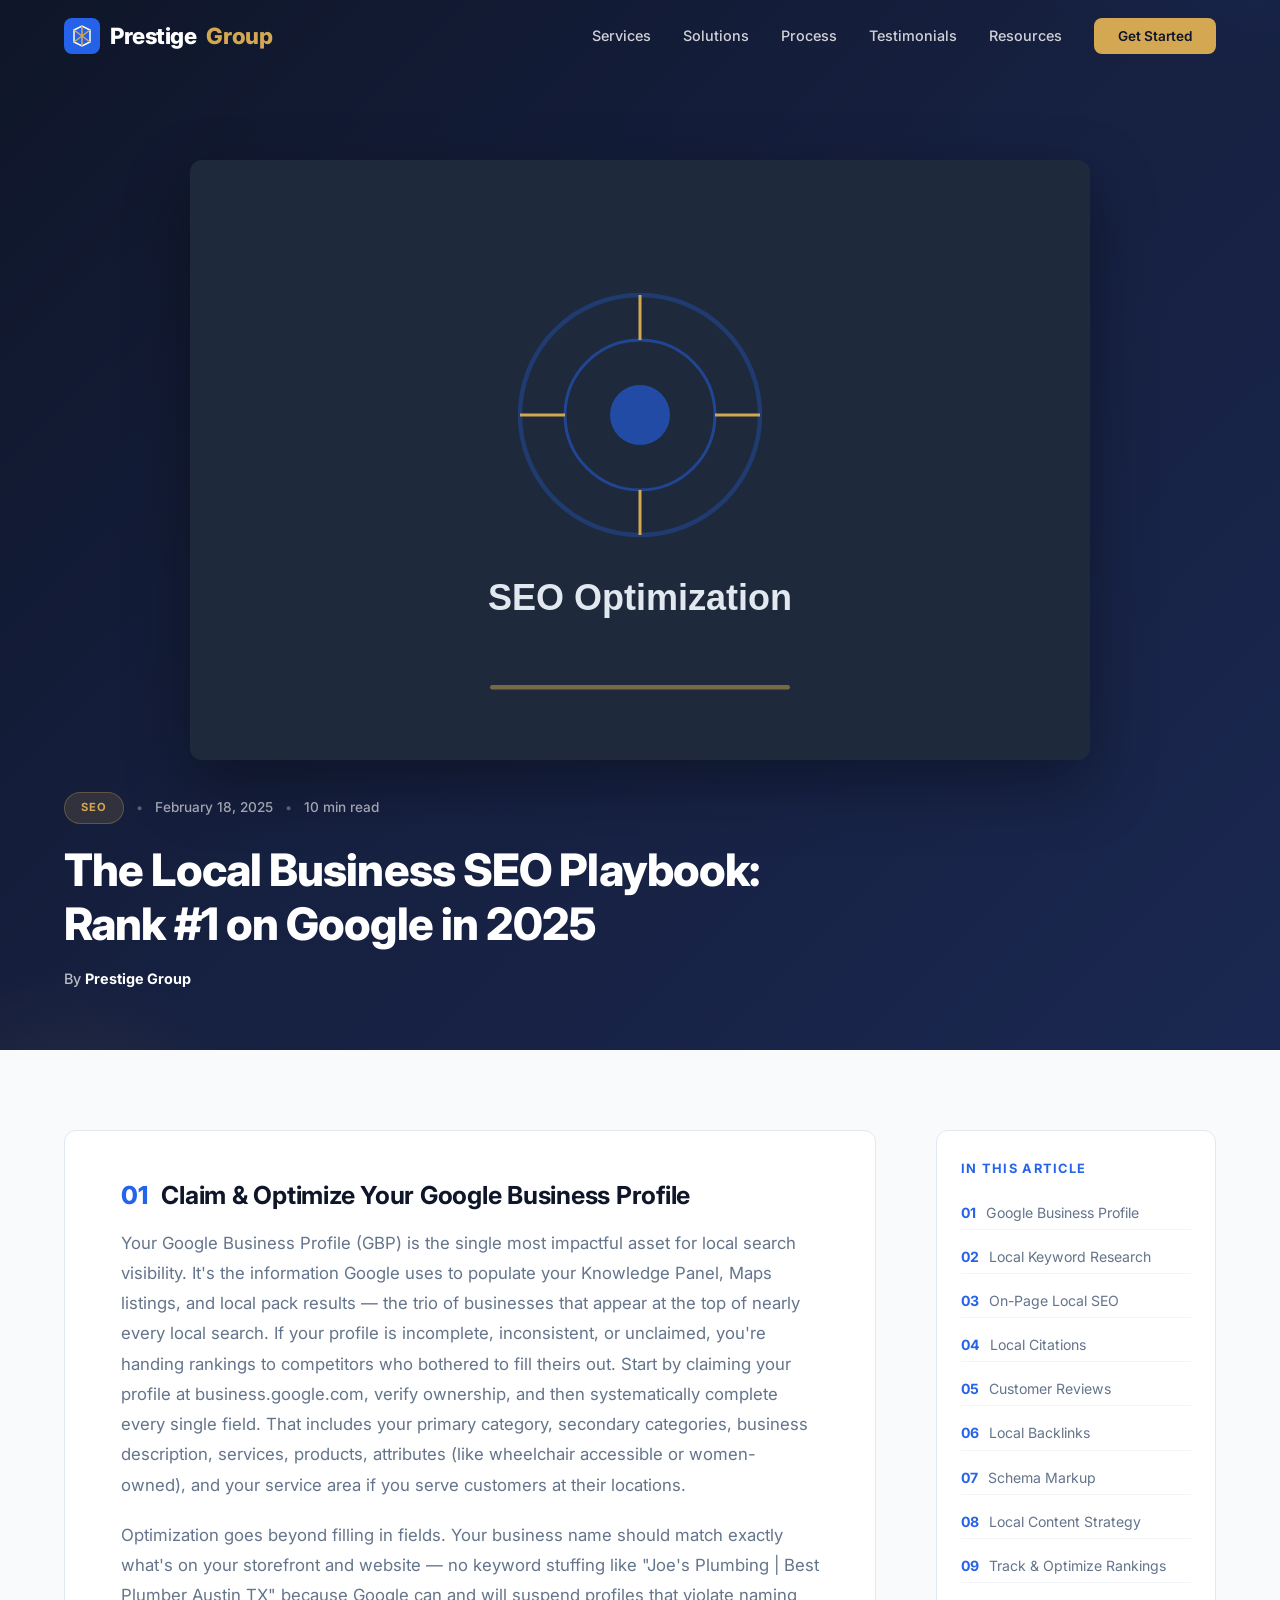
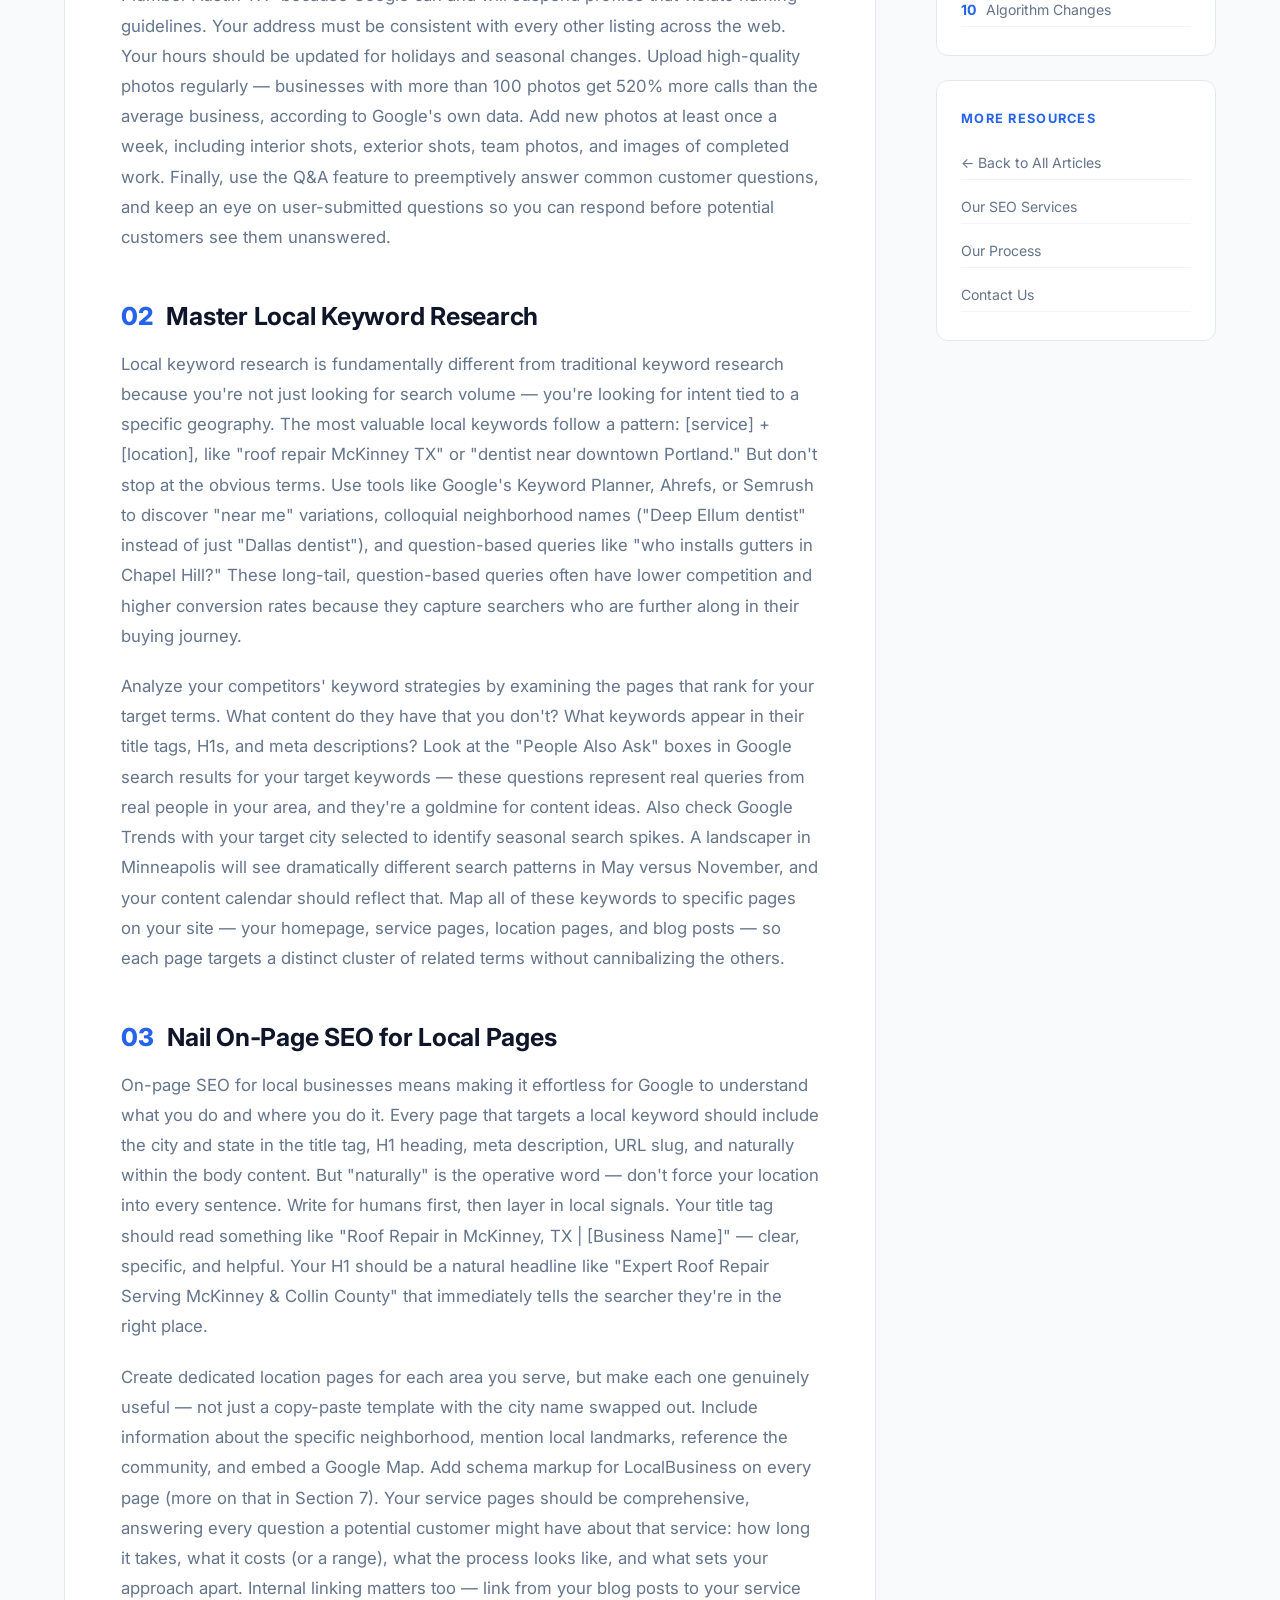
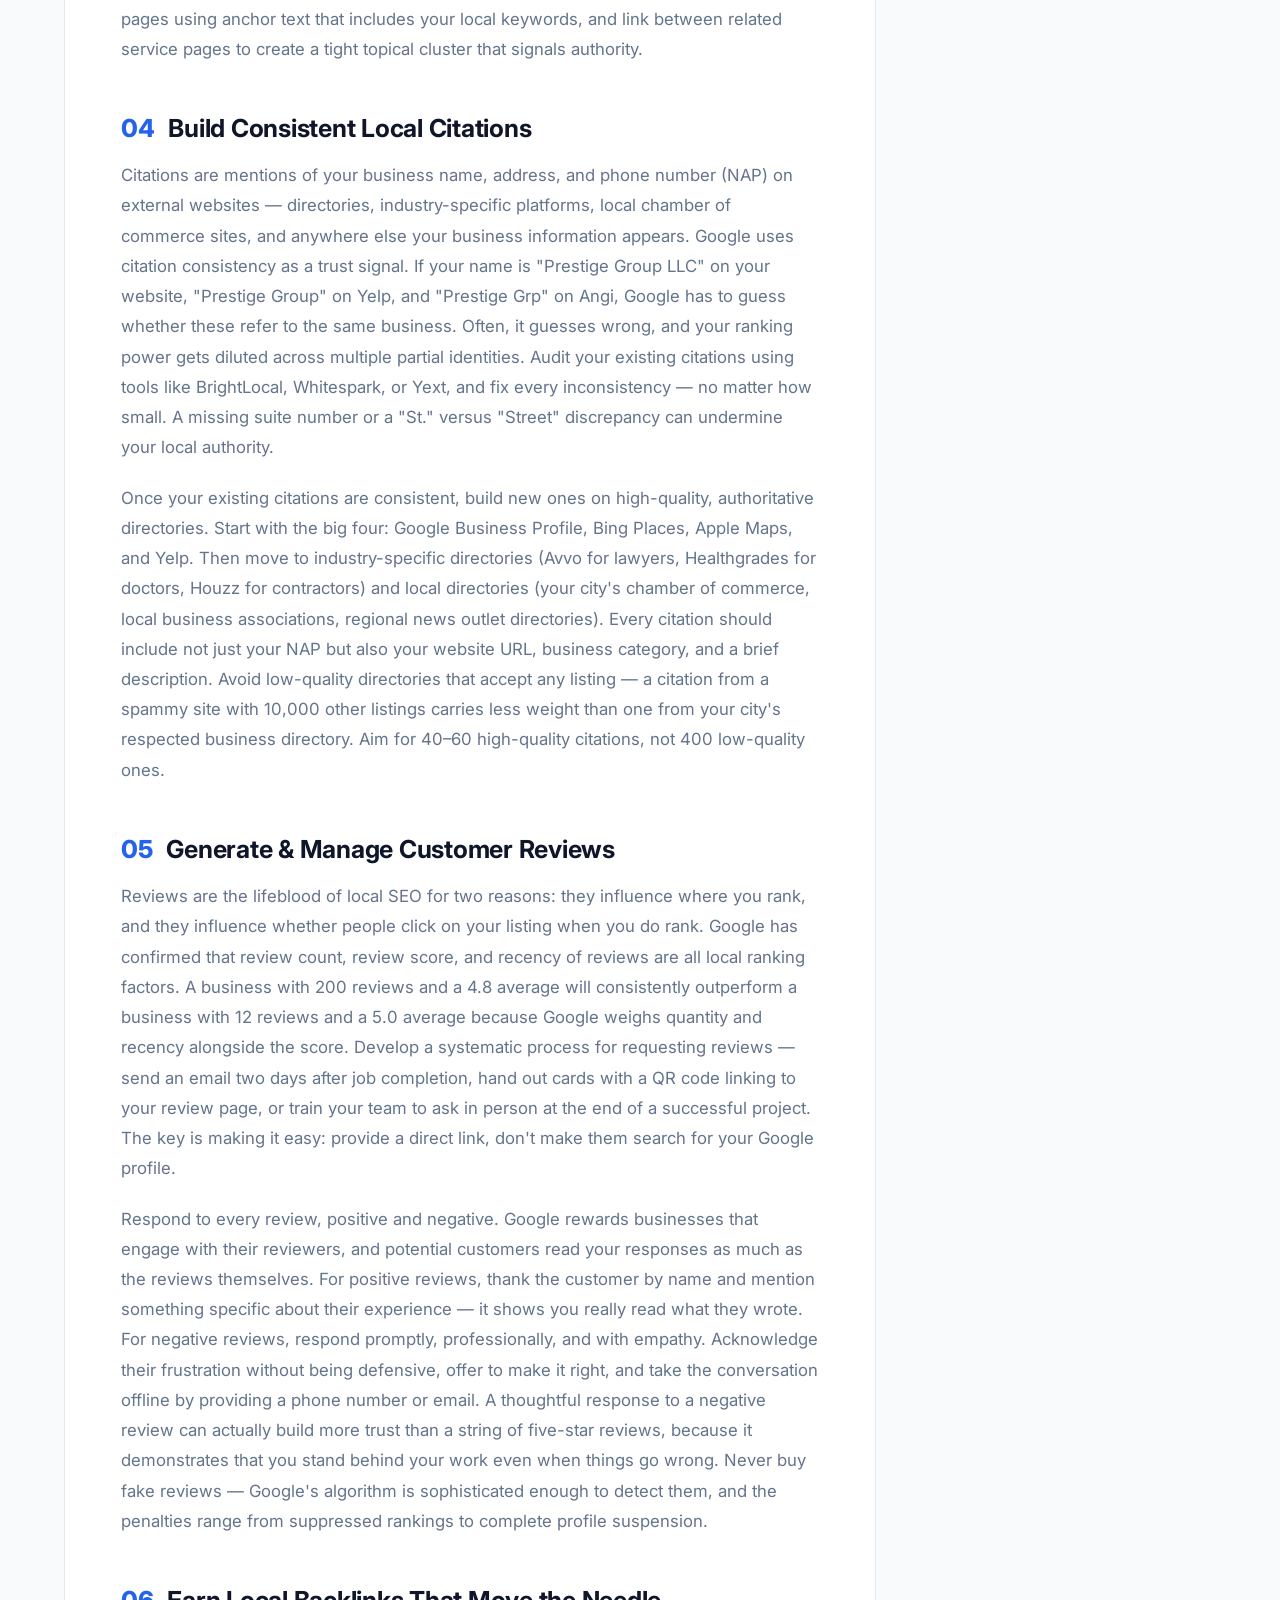
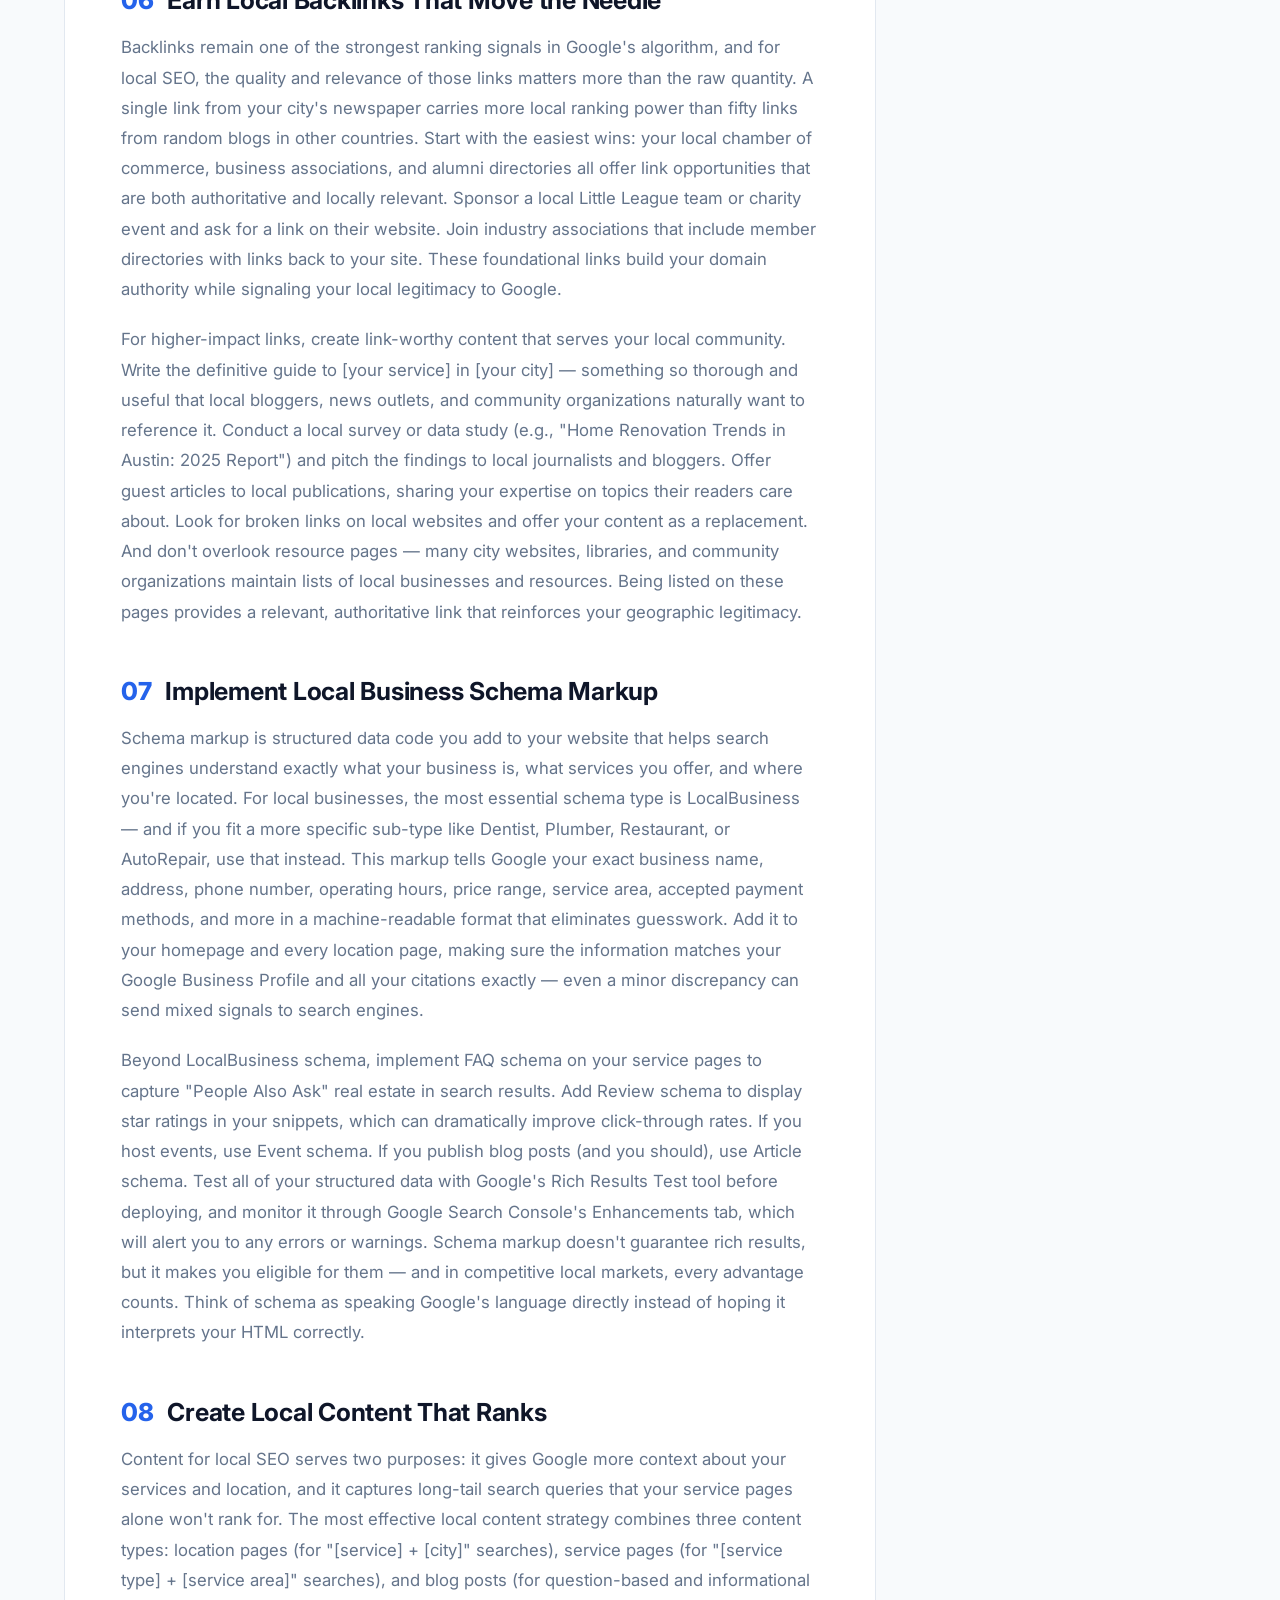
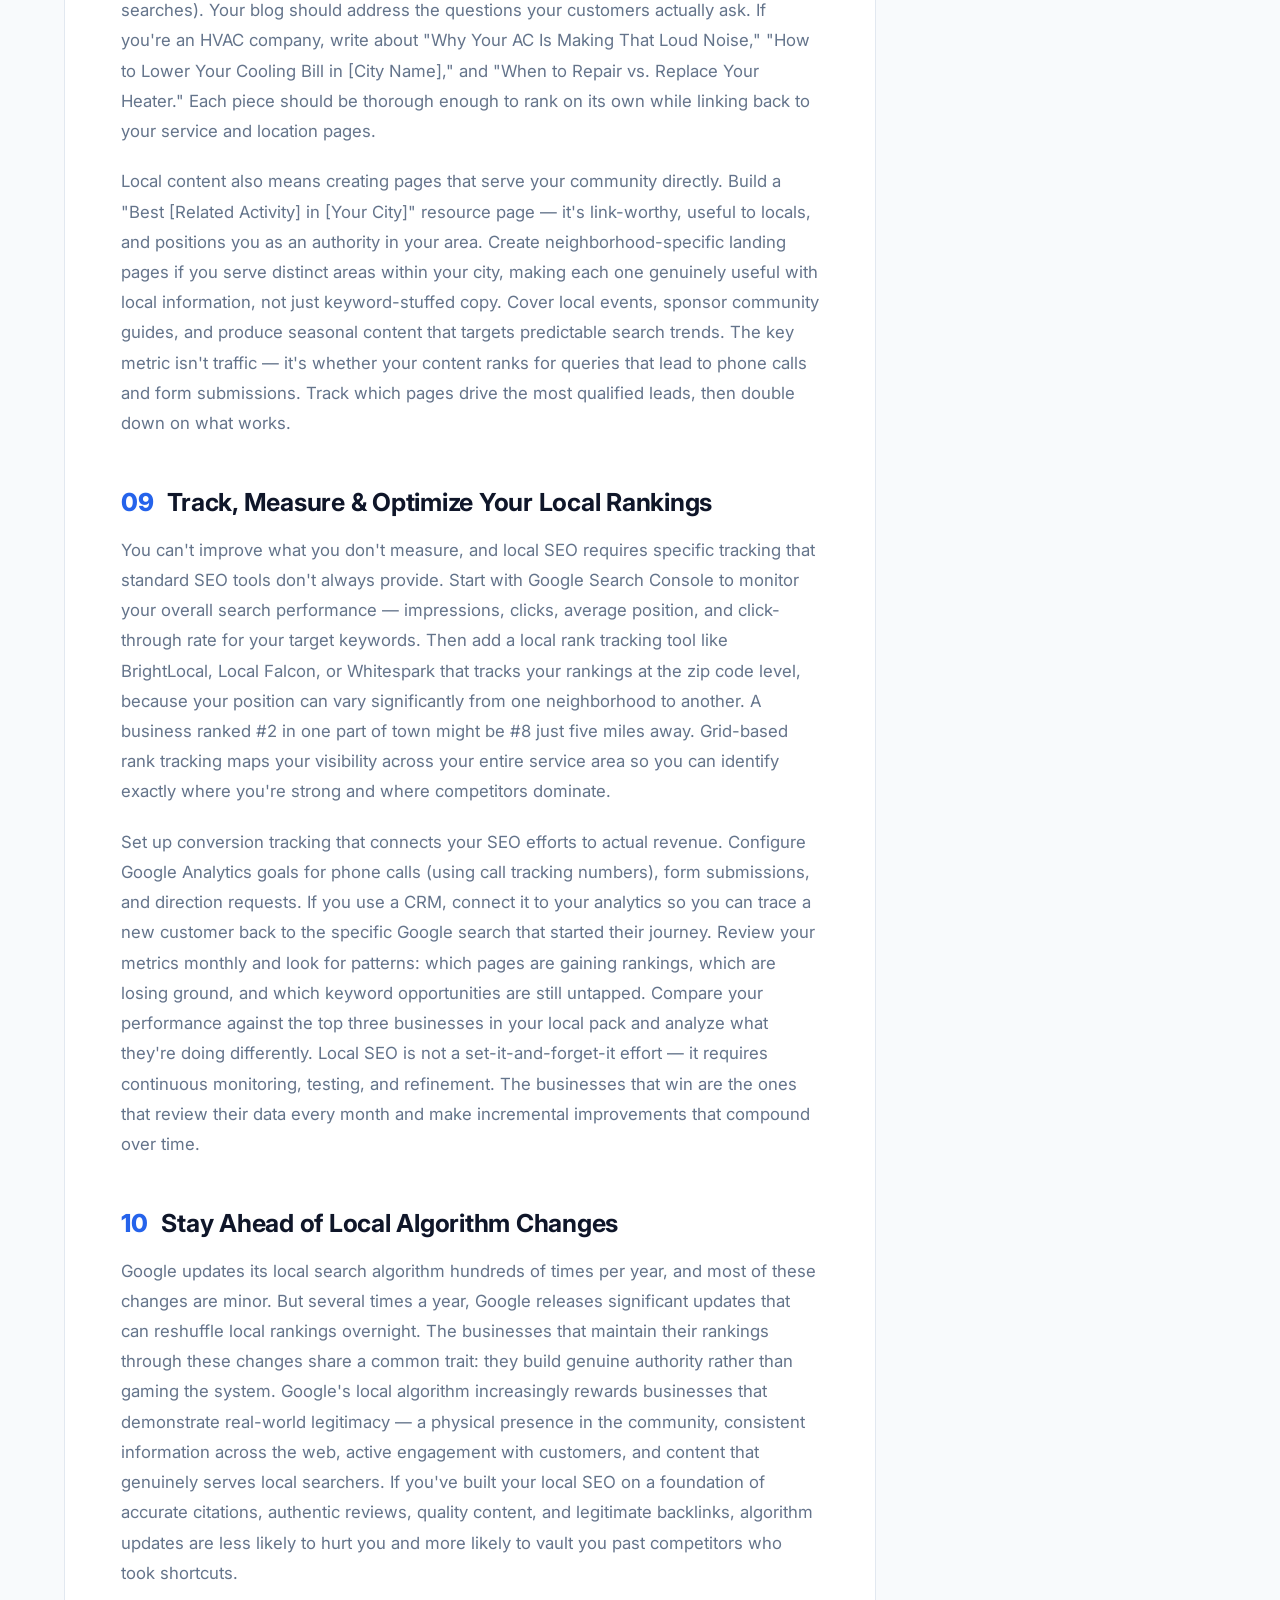
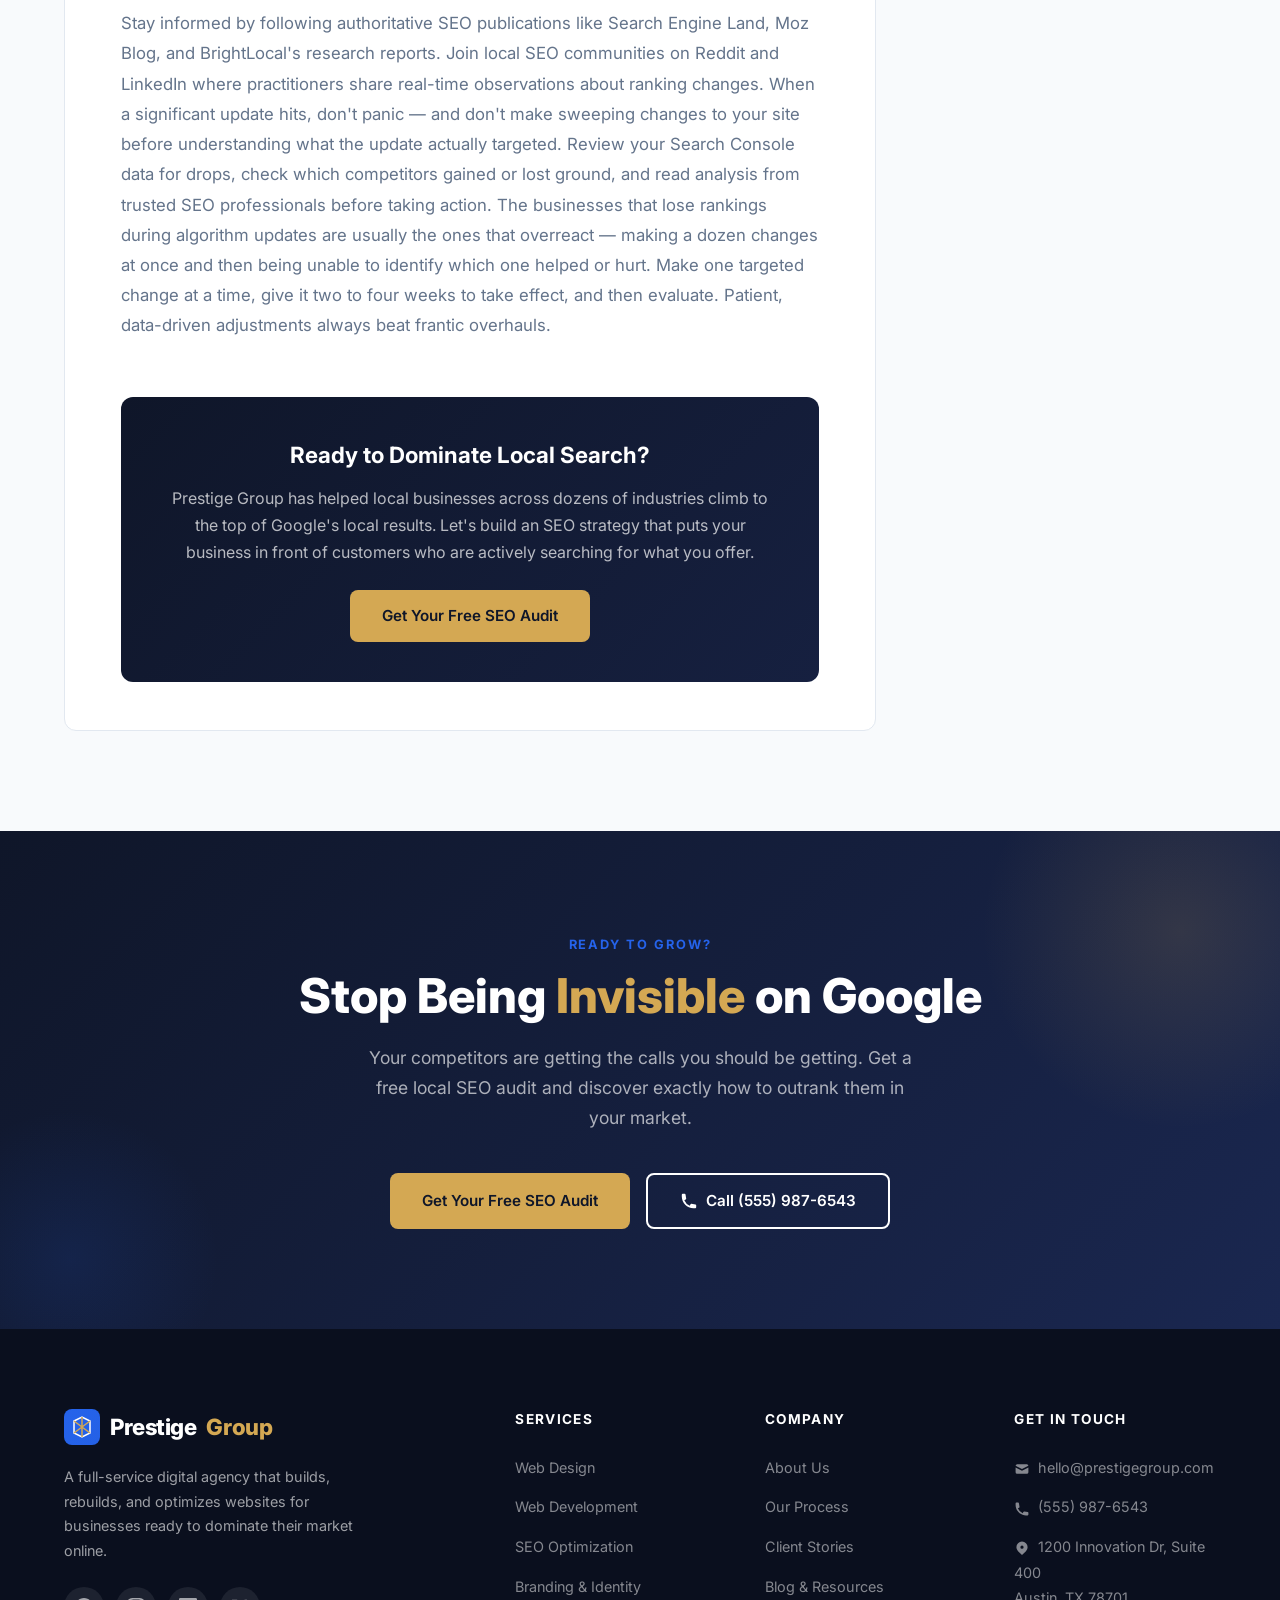
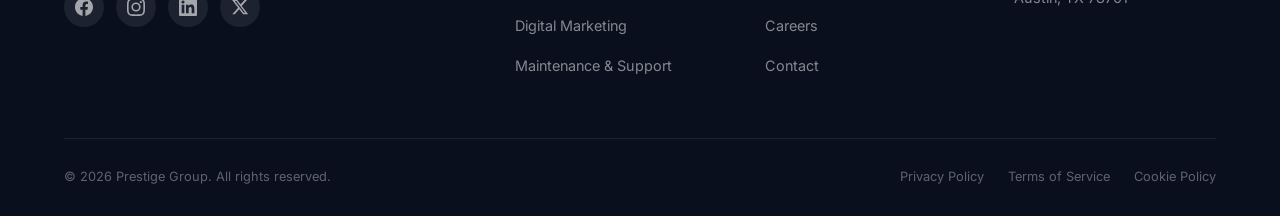
<file: prestige-website/blog/local-seo-playbook.html>
<!DOCTYPE html>
<html lang="en">
<head>
  <meta charset="UTF-8">
  <meta name="viewport" content="width=device-width, initial-scale=1.0">
  <meta name="description" content="Master local SEO in 2025 with this step-by-step playbook. Covers Google Business Profile, local keyword research, on-page optimization, citations, reviews, link building, schema, content, tracking, and staying ahead of algorithm changes.">
  <meta name="keywords" content="local SEO, Google Business Profile, local search ranking, local keyword research, local citations, SEO for small business, Prestige Group, rank #1 on Google">
  <meta name="author" content="Prestige Group">

  <!-- Open Graph Meta Tags -->
  <meta property="og:title" content="The Local Business SEO Playbook: Rank #1 on Google in 2025">
  <meta property="og:description" content="Discover the proven strategies local businesses use to dominate Google search results and attract more customers from their area.">
  <meta property="og:type" content="article">
  <meta property="og:url" content="https://senatorpablo.github.io/prestige-group/blog/local-seo-playbook.html">
  <meta property="og:image" content="https://senatorpablo.github.io/prestige-group/assets/blog-2.svg">
  <meta property="article:published_time" content="2025-02-18">
  <meta property="article:section" content="SEO">
  <meta property="article:author" content="Prestige Group">

  <title>The Local Business SEO Playbook: Rank #1 on Google in 2025 | Prestige Group Blog</title>

  <!-- Google Fonts -->
  <link rel="preconnect" href="https://fonts.googleapis.com">
  <link rel="preconnect" href="https://fonts.gstatic.com" crossorigin>
  <link href="https://fonts.googleapis.com/css2?family=Inter:wght@400;500;600;700;800&display=swap" rel="stylesheet">

  <!-- Favicons -->
  <link rel="icon" type="image/svg+xml" href="../assets/favicon.svg">
  <link rel="apple-touch-icon" href="../assets/apple-touch-icon.svg">

  <!-- JSON-LD: BreadcrumbList Schema -->
  <script type="application/ld+json">
  {
    "@context": "https://schema.org",
    "@type": "BreadcrumbList",
    "itemListElement": [
      {
        "@type": "ListItem",
        "position": 1,
        "name": "Home",
        "item": "https://senatorpablo.github.io/prestige-group/"
      },
      {
        "@type": "ListItem",
        "position": 2,
        "name": "Blog",
        "item": "https://senatorpablo.github.io/prestige-group/blog.html"
      },
      {
        "@type": "ListItem",
        "position": 3,
        "name": "The Local Business SEO Playbook: Rank #1 on Google in 2025",
        "item": "https://senatorpablo.github.io/prestige-group/blog/local-seo-playbook.html"
      }
    ]
  }
  </script>

  <!-- JSON-LD: Article Schema -->
  <script type="application/ld+json">
  {
    "@context": "https://schema.org",
    "@type": "Article",
    "headline": "The Local Business SEO Playbook: Rank #1 on Google in 2025",
    "description": "Master local SEO in 2025 with this step-by-step playbook. Covers Google Business Profile, local keyword research, on-page optimization, citations, reviews, link building, schema, content, tracking, and staying ahead of algorithm changes.",
    "image": "https://senatorpablo.github.io/prestige-group/assets/blog-2.svg",
    "datePublished": "2025-02-18",
    "dateModified": "2025-02-18",
    "author": {
      "@type": "Organization",
      "name": "Prestige Group",
      "url": "https://senatorpablo.github.io/prestige-group/"
    },
    "publisher": {
      "@type": "Organization",
      "name": "Prestige Group",
      "url": "https://senatorpablo.github.io/prestige-group/",
      "logo": {
        "@type": "ImageObject",
        "url": "https://senatorpablo.github.io/prestige-group/assets/favicon.svg"
      }
    },
    "mainEntityOfPage": {
      "@type": "WebPage",
      "@id": "https://senatorpablo.github.io/prestige-group/blog/local-seo-playbook.html"
    },
    "articleSection": "SEO",
    "wordCount": 3200
  }
  </script>

  <link rel="stylesheet" href="../styles.css">

  <style>
    /* Blog Article — Page-specific styles */
    .article-hero {
      position: relative;
      padding: 160px 0 60px;
      background: linear-gradient(135deg, var(--navy) 0%, #162040 50%, #1a2750 100%);
      overflow: hidden;
    }
    .article-hero::before {
      content: '';
      position: absolute;
      top: -50%;
      right: -20%;
      width: 600px;
      height: 600px;
      background: radial-gradient(circle, rgba(37, 99, 235, 0.15) 0%, transparent 70%);
      border-radius: 50%;
    }
    .article-hero::after {
      content: '';
      position: absolute;
      bottom: -30%;
      left: -10%;
      width: 400px;
      height: 400px;
      background: radial-gradient(circle, rgba(212, 168, 83, 0.1) 0%, transparent 70%);
      border-radius: 50%;
    }
    .article-hero .container {
      position: relative;
      z-index: 2;
    }
    .article-hero-image {
      width: 100%;
      max-width: 900px;
      margin: 0 auto 32px;
      border-radius: var(--radius-md);
      overflow: hidden;
      box-shadow: 0 24px 64px rgba(0,0,0,0.35);
    }
    .article-hero-image img {
      width: 100%;
      height: auto;
      display: block;
    }
    .article-hero-meta {
      display: flex;
      flex-wrap: wrap;
      align-items: center;
      gap: 12px;
      margin-bottom: 20px;
    }
    .article-category-tag {
      display: inline-block;
      font-size: 0.7rem;
      font-weight: 700;
      text-transform: uppercase;
      letter-spacing: 0.1em;
      color: var(--gold);
      background: rgba(212, 168, 83, 0.15);
      border: 1px solid rgba(212, 168, 83, 0.3);
      padding: 6px 16px;
      border-radius: 100px;
    }
    .article-hero-meta .meta-divider {
      color: rgba(255,255,255,0.3);
      font-size: 0.8rem;
    }
    .article-hero-meta .meta-text {
      font-size: 0.85rem;
      color: rgba(255,255,255,0.6);
      font-weight: 500;
    }
    .article-hero h1 {
      font-size: clamp(1.8rem, 4vw, 2.8rem);
      font-weight: 800;
      color: var(--white);
      margin-bottom: 16px;
      letter-spacing: -0.02em;
      line-height: 1.2;
      max-width: 800px;
    }
    .article-hero .article-author {
      font-size: 0.9rem;
      color: rgba(255,255,255,0.7);
      font-weight: 500;
    }
    .article-hero .article-author strong {
      color: var(--white);
    }

    /* Article Body */
    .article-body-section {
      padding: 80px 0 100px;
      background: var(--gray);
    }
    .article-layout {
      display: grid;
      grid-template-columns: 1fr 280px;
      gap: 60px;
      align-items: start;
    }
    .article-content {
      background: var(--white);
      border-radius: var(--radius-md);
      padding: 48px 56px;
      border: 1px solid #e2e8f0;
      max-width: 100%;
    }
    .article-content h2 {
      font-size: 1.55rem;
      font-weight: 700;
      color: var(--navy);
      margin-top: 48px;
      margin-bottom: 16px;
      line-height: 1.3;
      letter-spacing: -0.01em;
      scroll-margin-top: 100px;
    }
    .article-content h2:first-child {
      margin-top: 0;
    }
    .article-content h2 .section-number {
      color: var(--blue);
      font-weight: 800;
      margin-right: 8px;
    }
    .article-content p {
      font-size: 1.05rem;
      color: var(--gray-dark);
      line-height: 1.8;
      margin-bottom: 20px;
    }
    .article-content p:last-child {
      margin-bottom: 0;
    }

    /* Sidebar */
    .article-sidebar {
      position: sticky;
      top: 100px;
    }
    .sidebar-card {
      background: var(--white);
      border-radius: var(--radius-md);
      padding: 28px 24px;
      border: 1px solid #e2e8f0;
      margin-bottom: 24px;
    }
    .sidebar-card h3 {
      font-size: 0.8rem;
      font-weight: 700;
      text-transform: uppercase;
      letter-spacing: 0.1em;
      color: var(--blue);
      margin-bottom: 16px;
    }
    .sidebar-card ul {
      list-style: none;
      padding: 0;
      margin: 0;
    }
    .sidebar-card ul li {
      margin-bottom: 10px;
    }
    .sidebar-card ul li:last-child {
      margin-bottom: 0;
    }
    .sidebar-card ul li a {
      font-size: 0.88rem;
      color: var(--gray-dark);
      text-decoration: none;
      line-height: 1.5;
      display: block;
      padding: 6px 0;
      border-bottom: 1px solid #f1f5f9;
      transition: color 0.2s, padding-left 0.2s;
    }
    .sidebar-card ul li a:hover {
      color: var(--blue);
      padding-left: 6px;
    }
    .sidebar-card ul li a .num {
      color: var(--blue);
      font-weight: 700;
      margin-right: 6px;
    }

    /* CTA Banner inside article */
    .article-cta-banner {
      margin-top: 56px;
      padding: 40px;
      background: linear-gradient(135deg, var(--navy) 0%, #162040 100%);
      border-radius: var(--radius-md);
      text-align: center;
    }
    .article-cta-banner h3 {
      font-size: 1.4rem;
      font-weight: 700;
      color: var(--white);
      margin-bottom: 12px;
    }
    .article-cta-banner p {
      font-size: 1rem;
      color: rgba(255,255,255,0.7);
      margin-bottom: 24px;
      line-height: 1.7;
    }

    @media (max-width: 1024px) {
      .article-layout {
        grid-template-columns: 1fr;
      }
      .article-sidebar {
        position: static;
        order: -1;
      }
      .article-content {
        padding: 36px 28px;
      }
    }
    @media (max-width: 768px) {
      .article-hero {
        padding: 130px 0 40px;
      }
      .article-content {
        padding: 28px 20px;
      }
      .article-content h2 {
        font-size: 1.3rem;
      }
    }
  </style>
</head>
<body>

  <!-- ============================================================
       NAVBAR
       ============================================================ -->
  <nav class="navbar navbar--scrolled" aria-label="Main navigation">
    <div class="container">
      <a href="../index.html" class="nav-logo">
        <svg viewBox="0 0 36 36" fill="none" xmlns="http://www.w3.org/2000/svg">
          <rect width="36" height="36" rx="8" fill="url(#logoGrad)"/>
          <path d="M10 12L18 8L26 12V24L18 28L10 24V12Z" stroke="#fff" stroke-width="1.5" fill="none"/>
          <path d="M18 8V28M10 12L26 24M26 12L10 24" stroke="#D4A853" stroke-width="1.5"/>
          <defs>
            <linearGradient id="logoGrad" x1="0" y1="0" x2="36" y2="36">
              <stop stop-color="#2563EB"/>
              <stop offset="1" stop-color="#0F1629"/>
            </linearGradient>
          </defs>
        </svg>
        Prestige<span class="logo-gold"> Group</span>
      </a>

      <ul class="nav-links">
        <li><a href="../index.html#features" class="nav-link">Services</a></li>
        <li><a href="../index.html#solutions" class="nav-link">Solutions</a></li>
        <li><a href="../index.html#how-it-works" class="nav-link">Process</a></li>
        <li><a href="../index.html#testimonials" class="nav-link">Testimonials</a></li>
        <li><a href="../blog.html" class="nav-link nav-link--active">Resources</a></li>
        <li><a href="../index.html#contact" class="nav-link nav-cta">Get Started</a></li>
      </ul>

      <button class="hamburger" aria-label="Toggle menu" aria-expanded="false">
        <span></span>
        <span></span>
        <span></span>
      </button>
    </div>
  </nav>

  <!-- ============================================================
       ARTICLE HERO
       ============================================================ -->
  <section class="article-hero">
    <div class="container">
      <div class="article-hero-image fade-in">
        <img src="../assets/blog-2.svg" alt="Local SEO strategy diagram showing search rankings, Google Maps, and business visibility metrics" loading="eager">
      </div>
      <div class="article-hero-meta fade-in">
        <span class="article-category-tag">SEO</span>
        <span class="meta-divider">•</span>
        <span class="meta-text">February 18, 2025</span>
        <span class="meta-divider">•</span>
        <span class="meta-text">10 min read</span>
      </div>
      <h1 class="slide-up">The Local Business SEO Playbook: Rank #1 on Google in 2025</h1>
      <p class="article-author slide-up stagger-1">By <strong>Prestige Group</strong></p>
    </div>
  </section>

  <!-- ============================================================
       ARTICLE BODY + SIDEBAR
       ============================================================ -->
  <section class="article-body-section">
    <div class="container">
      <div class="article-layout">

        <!-- Main Article Content -->
        <article class="article-content">

          <h2 id="section-1"><span class="section-number">01</span> Claim &amp; Optimize Your Google Business Profile</h2>
          <p>Your Google Business Profile (GBP) is the single most impactful asset for local search visibility. It's the information Google uses to populate your Knowledge Panel, Maps listings, and local pack results — the trio of businesses that appear at the top of nearly every local search. If your profile is incomplete, inconsistent, or unclaimed, you're handing rankings to competitors who bothered to fill theirs out. Start by claiming your profile at business.google.com, verify ownership, and then systematically complete every single field. That includes your primary category, secondary categories, business description, services, products, attributes (like wheelchair accessible or women-owned), and your service area if you serve customers at their locations.</p>
          <p>Optimization goes beyond filling in fields. Your business name should match exactly what's on your storefront and website — no keyword stuffing like "Joe's Plumbing | Best Plumber Austin TX" because Google can and will suspend profiles that violate naming guidelines. Your address must be consistent with every other listing across the web. Your hours should be updated for holidays and seasonal changes. Upload high-quality photos regularly — businesses with more than 100 photos get 520% more calls than the average business, according to Google's own data. Add new photos at least once a week, including interior shots, exterior shots, team photos, and images of completed work. Finally, use the Q&amp;A feature to preemptively answer common customer questions, and keep an eye on user-submitted questions so you can respond before potential customers see them unanswered.</p>

          <h2 id="section-2"><span class="section-number">02</span> Master Local Keyword Research</h2>
          <p>Local keyword research is fundamentally different from traditional keyword research because you're not just looking for search volume — you're looking for intent tied to a specific geography. The most valuable local keywords follow a pattern: [service] + [location], like "roof repair McKinney TX" or "dentist near downtown Portland." But don't stop at the obvious terms. Use tools like Google's Keyword Planner, Ahrefs, or Semrush to discover "near me" variations, colloquial neighborhood names ("Deep Ellum dentist" instead of just "Dallas dentist"), and question-based queries like "who installs gutters in Chapel Hill?" These long-tail, question-based queries often have lower competition and higher conversion rates because they capture searchers who are further along in their buying journey.</p>
          <p>Analyze your competitors' keyword strategies by examining the pages that rank for your target terms. What content do they have that you don't? What keywords appear in their title tags, H1s, and meta descriptions? Look at the "People Also Ask" boxes in Google search results for your target keywords — these questions represent real queries from real people in your area, and they're a goldmine for content ideas. Also check Google Trends with your target city selected to identify seasonal search spikes. A landscaper in Minneapolis will see dramatically different search patterns in May versus November, and your content calendar should reflect that. Map all of these keywords to specific pages on your site — your homepage, service pages, location pages, and blog posts — so each page targets a distinct cluster of related terms without cannibalizing the others.</p>

          <h2 id="section-3"><span class="section-number">03</span> Nail On-Page SEO for Local Pages</h2>
          <p>On-page SEO for local businesses means making it effortless for Google to understand what you do and where you do it. Every page that targets a local keyword should include the city and state in the title tag, H1 heading, meta description, URL slug, and naturally within the body content. But "naturally" is the operative word — don't force your location into every sentence. Write for humans first, then layer in local signals. Your title tag should read something like "Roof Repair in McKinney, TX | [Business Name]" — clear, specific, and helpful. Your H1 should be a natural headline like "Expert Roof Repair Serving McKinney &amp; Collin County" that immediately tells the searcher they're in the right place.</p>
          <p>Create dedicated location pages for each area you serve, but make each one genuinely useful — not just a copy-paste template with the city name swapped out. Include information about the specific neighborhood, mention local landmarks, reference the community, and embed a Google Map. Add schema markup for LocalBusiness on every page (more on that in Section 7). Your service pages should be comprehensive, answering every question a potential customer might have about that service: how long it takes, what it costs (or a range), what the process looks like, and what sets your approach apart. Internal linking matters too — link from your blog posts to your service pages using anchor text that includes your local keywords, and link between related service pages to create a tight topical cluster that signals authority.</p>

          <h2 id="section-4"><span class="section-number">04</span> Build Consistent Local Citations</h2>
          <p>Citations are mentions of your business name, address, and phone number (NAP) on external websites — directories, industry-specific platforms, local chamber of commerce sites, and anywhere else your business information appears. Google uses citation consistency as a trust signal. If your name is "Prestige Group LLC" on your website, "Prestige Group" on Yelp, and "Prestige Grp" on Angi, Google has to guess whether these refer to the same business. Often, it guesses wrong, and your ranking power gets diluted across multiple partial identities. Audit your existing citations using tools like BrightLocal, Whitespark, or Yext, and fix every inconsistency — no matter how small. A missing suite number or a "St." versus "Street" discrepancy can undermine your local authority.</p>
          <p>Once your existing citations are consistent, build new ones on high-quality, authoritative directories. Start with the big four: Google Business Profile, Bing Places, Apple Maps, and Yelp. Then move to industry-specific directories (Avvo for lawyers, Healthgrades for doctors, Houzz for contractors) and local directories (your city's chamber of commerce, local business associations, regional news outlet directories). Every citation should include not just your NAP but also your website URL, business category, and a brief description. Avoid low-quality directories that accept any listing — a citation from a spammy site with 10,000 other listings carries less weight than one from your city's respected business directory. Aim for 40–60 high-quality citations, not 400 low-quality ones.</p>

          <h2 id="section-5"><span class="section-number">05</span> Generate &amp; Manage Customer Reviews</h2>
          <p>Reviews are the lifeblood of local SEO for two reasons: they influence where you rank, and they influence whether people click on your listing when you do rank. Google has confirmed that review count, review score, and recency of reviews are all local ranking factors. A business with 200 reviews and a 4.8 average will consistently outperform a business with 12 reviews and a 5.0 average because Google weighs quantity and recency alongside the score. Develop a systematic process for requesting reviews — send an email two days after job completion, hand out cards with a QR code linking to your review page, or train your team to ask in person at the end of a successful project. The key is making it easy: provide a direct link, don't make them search for your Google profile.</p>
          <p>Respond to every review, positive and negative. Google rewards businesses that engage with their reviewers, and potential customers read your responses as much as the reviews themselves. For positive reviews, thank the customer by name and mention something specific about their experience — it shows you really read what they wrote. For negative reviews, respond promptly, professionally, and with empathy. Acknowledge their frustration without being defensive, offer to make it right, and take the conversation offline by providing a phone number or email. A thoughtful response to a negative review can actually build more trust than a string of five-star reviews, because it demonstrates that you stand behind your work even when things go wrong. Never buy fake reviews — Google's algorithm is sophisticated enough to detect them, and the penalties range from suppressed rankings to complete profile suspension.</p>

          <h2 id="section-6"><span class="section-number">06</span> Earn Local Backlinks That Move the Needle</h2>
          <p>Backlinks remain one of the strongest ranking signals in Google's algorithm, and for local SEO, the quality and relevance of those links matters more than the raw quantity. A single link from your city's newspaper carries more local ranking power than fifty links from random blogs in other countries. Start with the easiest wins: your local chamber of commerce, business associations, and alumni directories all offer link opportunities that are both authoritative and locally relevant. Sponsor a local Little League team or charity event and ask for a link on their website. Join industry associations that include member directories with links back to your site. These foundational links build your domain authority while signaling your local legitimacy to Google.</p>
          <p>For higher-impact links, create link-worthy content that serves your local community. Write the definitive guide to [your service] in [your city] — something so thorough and useful that local bloggers, news outlets, and community organizations naturally want to reference it. Conduct a local survey or data study (e.g., "Home Renovation Trends in Austin: 2025 Report") and pitch the findings to local journalists and bloggers. Offer guest articles to local publications, sharing your expertise on topics their readers care about. Look for broken links on local websites and offer your content as a replacement. And don't overlook resource pages — many city websites, libraries, and community organizations maintain lists of local businesses and resources. Being listed on these pages provides a relevant, authoritative link that reinforces your geographic legitimacy.</p>

          <h2 id="section-7"><span class="section-number">07</span> Implement Local Business Schema Markup</h2>
          <p>Schema markup is structured data code you add to your website that helps search engines understand exactly what your business is, what services you offer, and where you're located. For local businesses, the most essential schema type is LocalBusiness — and if you fit a more specific sub-type like Dentist, Plumber, Restaurant, or AutoRepair, use that instead. This markup tells Google your exact business name, address, phone number, operating hours, price range, service area, accepted payment methods, and more in a machine-readable format that eliminates guesswork. Add it to your homepage and every location page, making sure the information matches your Google Business Profile and all your citations exactly — even a minor discrepancy can send mixed signals to search engines.</p>
          <p>Beyond LocalBusiness schema, implement FAQ schema on your service pages to capture "People Also Ask" real estate in search results. Add Review schema to display star ratings in your snippets, which can dramatically improve click-through rates. If you host events, use Event schema. If you publish blog posts (and you should), use Article schema. Test all of your structured data with Google's Rich Results Test tool before deploying, and monitor it through Google Search Console's Enhancements tab, which will alert you to any errors or warnings. Schema markup doesn't guarantee rich results, but it makes you eligible for them — and in competitive local markets, every advantage counts. Think of schema as speaking Google's language directly instead of hoping it interprets your HTML correctly.</p>

          <h2 id="section-8"><span class="section-number">08</span> Create Local Content That Ranks</h2>
          <p>Content for local SEO serves two purposes: it gives Google more context about your services and location, and it captures long-tail search queries that your service pages alone won't rank for. The most effective local content strategy combines three content types: location pages (for "[service] + [city]" searches), service pages (for "[service type] + [service area]" searches), and blog posts (for question-based and informational searches). Your blog should address the questions your customers actually ask. If you're an HVAC company, write about "Why Your AC Is Making That Loud Noise," "How to Lower Your Cooling Bill in [City Name]," and "When to Repair vs. Replace Your Heater." Each piece should be thorough enough to rank on its own while linking back to your service and location pages.</p>
          <p>Local content also means creating pages that serve your community directly. Build a "Best [Related Activity] in [Your City]" resource page — it's link-worthy, useful to locals, and positions you as an authority in your area. Create neighborhood-specific landing pages if you serve distinct areas within your city, making each one genuinely useful with local information, not just keyword-stuffed copy. Cover local events, sponsor community guides, and produce seasonal content that targets predictable search trends. The key metric isn't traffic — it's whether your content ranks for queries that lead to phone calls and form submissions. Track which pages drive the most qualified leads, then double down on what works.</p>

          <h2 id="section-9"><span class="section-number">09</span> Track, Measure &amp; Optimize Your Local Rankings</h2>
          <p>You can't improve what you don't measure, and local SEO requires specific tracking that standard SEO tools don't always provide. Start with Google Search Console to monitor your overall search performance — impressions, clicks, average position, and click-through rate for your target keywords. Then add a local rank tracking tool like BrightLocal, Local Falcon, or Whitespark that tracks your rankings at the zip code level, because your position can vary significantly from one neighborhood to another. A business ranked #2 in one part of town might be #8 just five miles away. Grid-based rank tracking maps your visibility across your entire service area so you can identify exactly where you're strong and where competitors dominate.</p>
          <p>Set up conversion tracking that connects your SEO efforts to actual revenue. Configure Google Analytics goals for phone calls (using call tracking numbers), form submissions, and direction requests. If you use a CRM, connect it to your analytics so you can trace a new customer back to the specific Google search that started their journey. Review your metrics monthly and look for patterns: which pages are gaining rankings, which are losing ground, and which keyword opportunities are still untapped. Compare your performance against the top three businesses in your local pack and analyze what they're doing differently. Local SEO is not a set-it-and-forget-it effort — it requires continuous monitoring, testing, and refinement. The businesses that win are the ones that review their data every month and make incremental improvements that compound over time.</p>

          <h2 id="section-10"><span class="section-number">10</span> Stay Ahead of Local Algorithm Changes</h2>
          <p>Google updates its local search algorithm hundreds of times per year, and most of these changes are minor. But several times a year, Google releases significant updates that can reshuffle local rankings overnight. The businesses that maintain their rankings through these changes share a common trait: they build genuine authority rather than gaming the system. Google's local algorithm increasingly rewards businesses that demonstrate real-world legitimacy — a physical presence in the community, consistent information across the web, active engagement with customers, and content that genuinely serves local searchers. If you've built your local SEO on a foundation of accurate citations, authentic reviews, quality content, and legitimate backlinks, algorithm updates are less likely to hurt you and more likely to vault you past competitors who took shortcuts.</p>
          <p>Stay informed by following authoritative SEO publications like Search Engine Land, Moz Blog, and BrightLocal's research reports. Join local SEO communities on Reddit and LinkedIn where practitioners share real-time observations about ranking changes. When a significant update hits, don't panic — and don't make sweeping changes to your site before understanding what the update actually targeted. Review your Search Console data for drops, check which competitors gained or lost ground, and read analysis from trusted SEO professionals before taking action. The businesses that lose rankings during algorithm updates are usually the ones that overreact — making a dozen changes at once and then being unable to identify which one helped or hurt. Make one targeted change at a time, give it two to four weeks to take effect, and then evaluate. Patient, data-driven adjustments always beat frantic overhauls.</p>

          <!-- In-Article CTA -->
          <div class="article-cta-banner fade-in">
            <h3>Ready to Dominate Local Search?</h3>
            <p>Prestige Group has helped local businesses across dozens of industries climb to the top of Google's local results. Let's build an SEO strategy that puts your business in front of customers who are actively searching for what you offer.</p>
            <a href="../index.html#contact" class="btn btn-gold">Get Your Free SEO Audit</a>
          </div>

        </article>

        <!-- Sidebar -->
        <aside class="article-sidebar">
          <div class="sidebar-card">
            <h3>In This Article</h3>
            <ul>
              <li><a href="#section-1"><span class="num">01</span> Google Business Profile</a></li>
              <li><a href="#section-2"><span class="num">02</span> Local Keyword Research</a></li>
              <li><a href="#section-3"><span class="num">03</span> On-Page Local SEO</a></li>
              <li><a href="#section-4"><span class="num">04</span> Local Citations</a></li>
              <li><a href="#section-5"><span class="num">05</span> Customer Reviews</a></li>
              <li><a href="#section-6"><span class="num">06</span> Local Backlinks</a></li>
              <li><a href="#section-7"><span class="num">07</span> Schema Markup</a></li>
              <li><a href="#section-8"><span class="num">08</span> Local Content Strategy</a></li>
              <li><a href="#section-9"><span class="num">09</span> Track &amp; Optimize Rankings</a></li>
              <li><a href="#section-10"><span class="num">10</span> Algorithm Changes</a></li>
            </ul>
          </div>

          <div class="sidebar-card">
            <h3>More Resources</h3>
            <ul>
              <li><a href="../blog.html">← Back to All Articles</a></li>
              <li><a href="../index.html#features">Our SEO Services</a></li>
              <li><a href="../index.html#how-it-works">Our Process</a></li>
              <li><a href="../index.html#contact">Contact Us</a></li>
            </ul>
          </div>
        </aside>

      </div>
    </div>
  </section>

  <!-- ============================================================
       CTA BANNER
       ============================================================ -->
  <section class="cta-banner" id="contact">
    <div class="container">
      <span class="section-label slide-up">Ready to Grow?</span>
      <h2 class="slide-up">Stop Being <span style="color: var(--gold);">Invisible</span> on Google</h2>
      <p class="slide-up">Your competitors are getting the calls you should be getting. Get a free local SEO audit and discover exactly how to outrank them in your market.</p>
      <div class="cta-banner-buttons slide-up">
        <a href="../index.html#contact" class="btn btn-gold">Get Your Free SEO Audit</a>
        <a href="tel:+155****6543" class="btn btn-secondary">
          <svg viewBox="0 0 20 20" fill="currentColor" width="18" height="18"><path d="M2 3a1 1 0 011-1h2.153a1 1 0 01.986.836l.74 4.435a1 1 0 01-.54 1.06l-1.548.773a11.037 11.037 0 006.105 6.105l.774-1.548a1 1 0 011.059-.54l4.435.74a1 1 0 01.836.986V17a1 1 0 01-1 1h-2C7.82 18 2 12.18 2 5V3z"/></svg>
          Call (555) 987-6543
        </a>
      </div>
    </div>
  </section>

  <!-- ============================================================
       FOOTER (4-column)
       ============================================================ -->
  <footer class="footer" id="about">
    <div class="container">
      <div class="footer-grid">
        <!-- Column 1: Brand -->
        <div class="footer-brand">
          <a href="../index.html" class="nav-logo">
            <svg viewBox="0 0 36 36" fill="none" xmlns="http://www.w3.org/2000/svg">
              <rect width="36" height="36" rx="8" fill="url(#logoGrad2)"/>
              <path d="M10 12L18 8L26 12V24L18 28L10 24V12Z" stroke="#fff" stroke-width="1.5" fill="none"/>
              <path d="M18 8V28M10 12L26 24M26 12L10 24" stroke="#D4A853" stroke-width="1.5"/>
              <defs>
                <linearGradient id="logoGrad2" x1="0" y1="0" x2="36" y2="36">
                  <stop stop-color="#2563EB"/>
                  <stop offset="1" stop-color="#0F1629"/>
                </linearGradient>
              </defs>
            </svg>
            Prestige<span class="logo-gold"> Group</span>
          </a>
          <p>A full-service digital agency that builds, rebuilds, and optimizes websites for businesses ready to dominate their market online.</p>
          <div class="footer-socials">
            <a href="https://www.facebook.com/prestigegroupdigital" aria-label="Facebook" target="_blank" rel="noopener noreferrer">
              <svg viewBox="0 0 24 24" fill="currentColor"><path d="M24 12.073c0-6.627-5.373-12-12-12s-12 5.373-12 12c0 5.99 4.388 10.954 10.125 11.854v-8.385H7.078v-3.47h3.047V9.43c0-3.007 1.792-4.669 4.533-4.669 1.312 0 2.686.235 2.686.235v2.953H15.83c-1.491 0-1.956.925-1.956 1.874v2.25h3.328l-.532 3.47h-2.796v8.385C19.612 23.027 24 18.062 24 12.073z"/></svg>
            </a>
            <a href="https://www.instagram.com/prestigegroupdigital" aria-label="Instagram" target="_blank" rel="noopener noreferrer">
              <svg viewBox="0 0 24 24" fill="currentColor"><path d="M12 2.163c3.204 0 3.584.012 4.85.07 3.252.148 4.771 1.691 4.919 4.919.058 1.265.069 1.645.069 4.849 0 3.205-.012 3.584-.069 4.849-.149 3.225-1.664 4.771-4.919 4.919-1.266.058-1.644.07-4.85.07-3.204 0-3.584-.012-4.849-.07-3.26-.149-4.771-1.699-4.919-4.92-.058-1.265-.07-1.644-.07-4.849 0-3.204.013-3.583.07-4.849.149-3.227 1.664-4.771 4.919-4.919 1.266-.057 1.645-.069 4.849-.069zM12 0C8.741 0 8.333.014 7.053.072 2.695.272.273 2.69.073 7.052.014 8.333 0 8.741 0 12c0 3.259.014 3.668.072 4.948.2 4.358 2.618 6.78 6.98 6.98C8.333 23.987 8.741 24 12 24c3.259 0 3.668-.014 4.948-.072 4.354-.2 6.782-2.618 6.979-6.98.059-1.28.073-1.689.073-4.948 0-3.259-.014-3.667-.072-4.947-.196-4.354-2.617-6.78-6.979-6.98C15.668.014 15.259 0 12 0zm0 5.838a6.162 6.162 0 100 12.324 6.162 6.162 0 000-12.324zM12 16a4 4 0 110-8 4 4 0 010 8zm6.406-11.845a1.44 1.44 0 100 2.881 1.44 1.44 0 000-2.881z"/></svg>
            </a>
            <a href="https://www.linkedin.com/company/prestigegroupdigital" aria-label="LinkedIn" target="_blank" rel="noopener noreferrer">
              <svg viewBox="0 0 24 24" fill="currentColor"><path d="M20.447 20.452h-3.554v-5.569c0-1.328-.027-3.037-1.852-3.037-1.853 0-2.136 1.445-2.136 2.939v5.667H9.351V9h3.414v1.561h.046c.477-.9 1.637-1.85 3.37-1.85 3.601 0 4.267 2.37 4.267 5.455v6.286zM5.337 7.433a2.062 2.062 0 01-2.063-2.065 2.064 2.064 0 112.063 2.065zm1.782 13.019H3.555V9h3.564v11.452zM22.225 0H1.771C.792 0 0 .774 0 1.729v20.542C0 23.227.792 24 1.771 24h20.451C23.2 24 24 23.227 24 22.271V1.729C24 .774 23.2 0 22.222 0h.003z"/></svg>
            </a>
            <a href="https://twitter.com/prestigegrp" aria-label="Twitter / X" target="_blank" rel="noopener noreferrer">
              <svg viewBox="0 0 24 24" fill="currentColor"><path d="M18.244 2.25h3.308l-7.227 8.26 8.502 11.24H16.17l-5.214-6.817L4.99 21.75H1.68l7.73-8.835L1.254 2.25H8.08l4.713 6.231zm-1.161 17.52h1.833L7.084 4.126H5.117z"/></svg>
            </a>
          </div>
        </div>

        <!-- Column 2: Services -->
        <div class="footer-col">
          <h4>Services</h4>
          <ul>
            <li><a href="../index.html#features">Web Design</a></li>
            <li><a href="../index.html#features">Web Development</a></li>
            <li><a href="../index.html#features">SEO Optimization</a></li>
            <li><a href="../index.html#features">Branding & Identity</a></li>
            <li><a href="../index.html#features">Digital Marketing</a></li>
            <li><a href="../index.html#features">Maintenance & Support</a></li>
          </ul>
        </div>

        <!-- Column 3: Company -->
        <div class="footer-col">
          <h4>Company</h4>
          <ul>
            <li><a href="../index.html#about">About Us</a></li>
            <li><a href="../index.html#how-it-works">Our Process</a></li>
            <li><a href="../index.html#testimonials">Client Stories</a></li>
            <li><a href="../blog.html">Blog & Resources</a></li>
            <li><a href="#">Careers</a></li>
            <li><a href="../index.html#contact">Contact</a></li>
          </ul>
        </div>

        <!-- Column 4: Contact Info -->
        <div class="footer-col">
          <h4>Get in Touch</h4>
          <ul>
            <li>
              <a href="mailto:hello@prestigegroup.com">
                <svg viewBox="0 0 20 20" fill="currentColor" width="16" height="16" style="display:inline;vertical-align:middle;margin-right:4px;"><path d="M2.003 5.884L10 9.882l7.997-3.998A2 2 0 0016 4H4a2 2 0 00-1.997 1.884z"/><path d="M18 8.118l-8 4-8-4V14a2 2 0 002 2h12a2 2 0 002-2V8.118z"/></svg>
                hello@prestigegroup.com
              </a>
            </li>
            <li>
              <a href="tel:+155****6543">
                <svg viewBox="0 0 20 20" fill="currentColor" width="16" height="16" style="display:inline;vertical-align:middle;margin-right:4px;"><path d="M2 3a1 1 0 011-1h2.153a1 1 0 01.986.836l.74 4.435a1 1 0 01-.54 1.06l-1.548.773a11.037 11.037 0 006.105 6.105l.774-1.548a1 1 0 011.059-.54l4.435.74a1 1 0 01.836.986V17a1 1 0 01-1 1h-2C7.82 18 2 12.18 2 5V3z"/></svg>
                (555) 987-6543
              </a>
            </li>
            <li>
              <a href="https://maps.google.com" target="_blank" rel="noopener noreferrer">
                <svg viewBox="0 0 20 20" fill="currentColor" width="16" height="16" style="display:inline;vertical-align:middle;margin-right:4px;"><path fill-rule="evenodd" d="M5.05 4.05a7 7 0 119.9 9.9L10 18.9l-4.95-4.95a7 7 0 010-9.9zM10 11a2 2 0 100-4 2 2 0 000 4z" clip-rule="evenodd"/></svg>
                1200 Innovation Dr, Suite 400<br>Austin, TX 78701
              </a>
            </li>
          </ul>
        </div>
      </div>

      <!-- Footer Bottom -->
      <div class="footer-bottom">
        <span>© <span id="footer-year"></span> Prestige Group. All rights reserved.</span>
        <div class="footer-bottom-links">
          <a href="../privacy.html">Privacy Policy</a>
          <a href="../terms.html">Terms of Service</a>
          <a href="../cookie-policy.html">Cookie Policy</a>
        </div>
      </div>
    </div>
  </footer>

  <!-- Back to Top Button -->
  <button id="back-to-top" class="back-to-top" aria-label="Back to top">
    <svg viewBox="0 0 24 24" fill="none" stroke="currentColor" stroke-width="2" stroke-linecap="round" stroke-linejoin="round">
      <polyline points="18 15 12 9 6 15"/>
    </svg>
  </button>

  <script src="../app.js"></script>
</body>
</html>
</file>
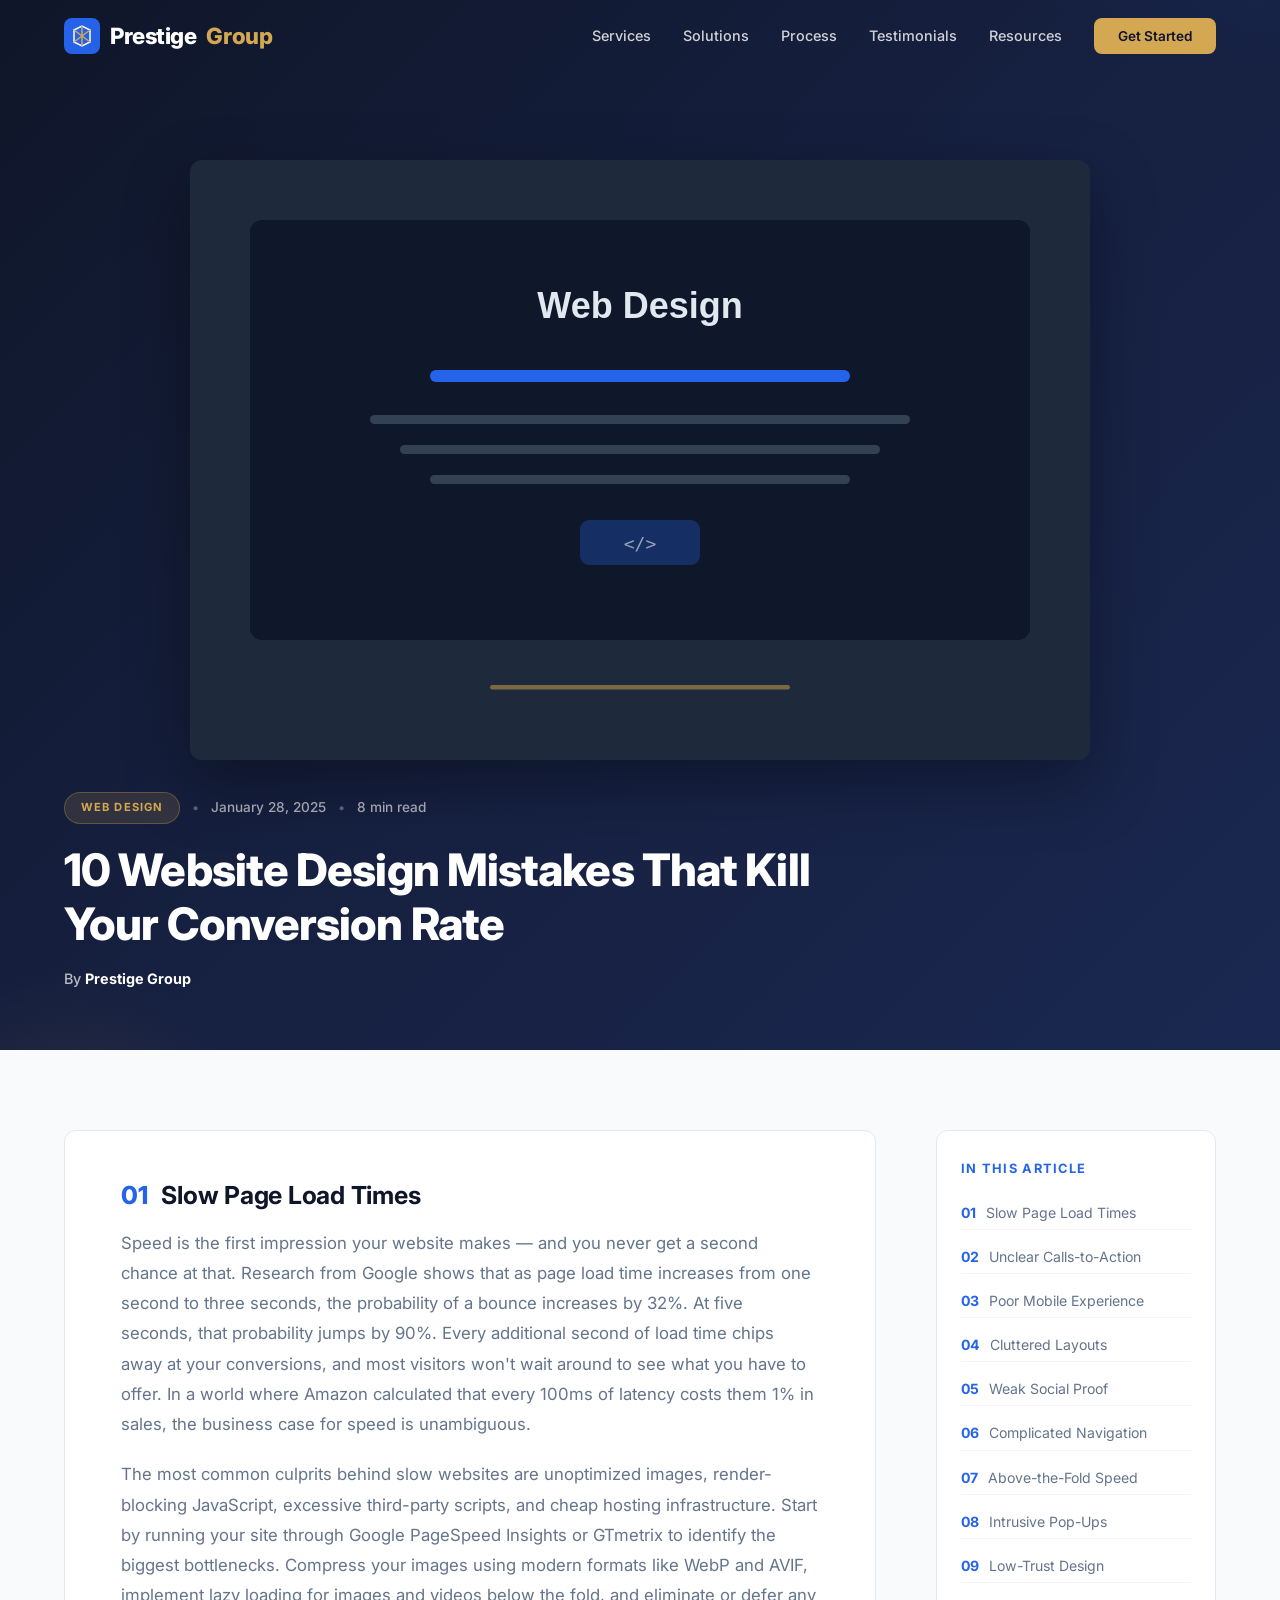
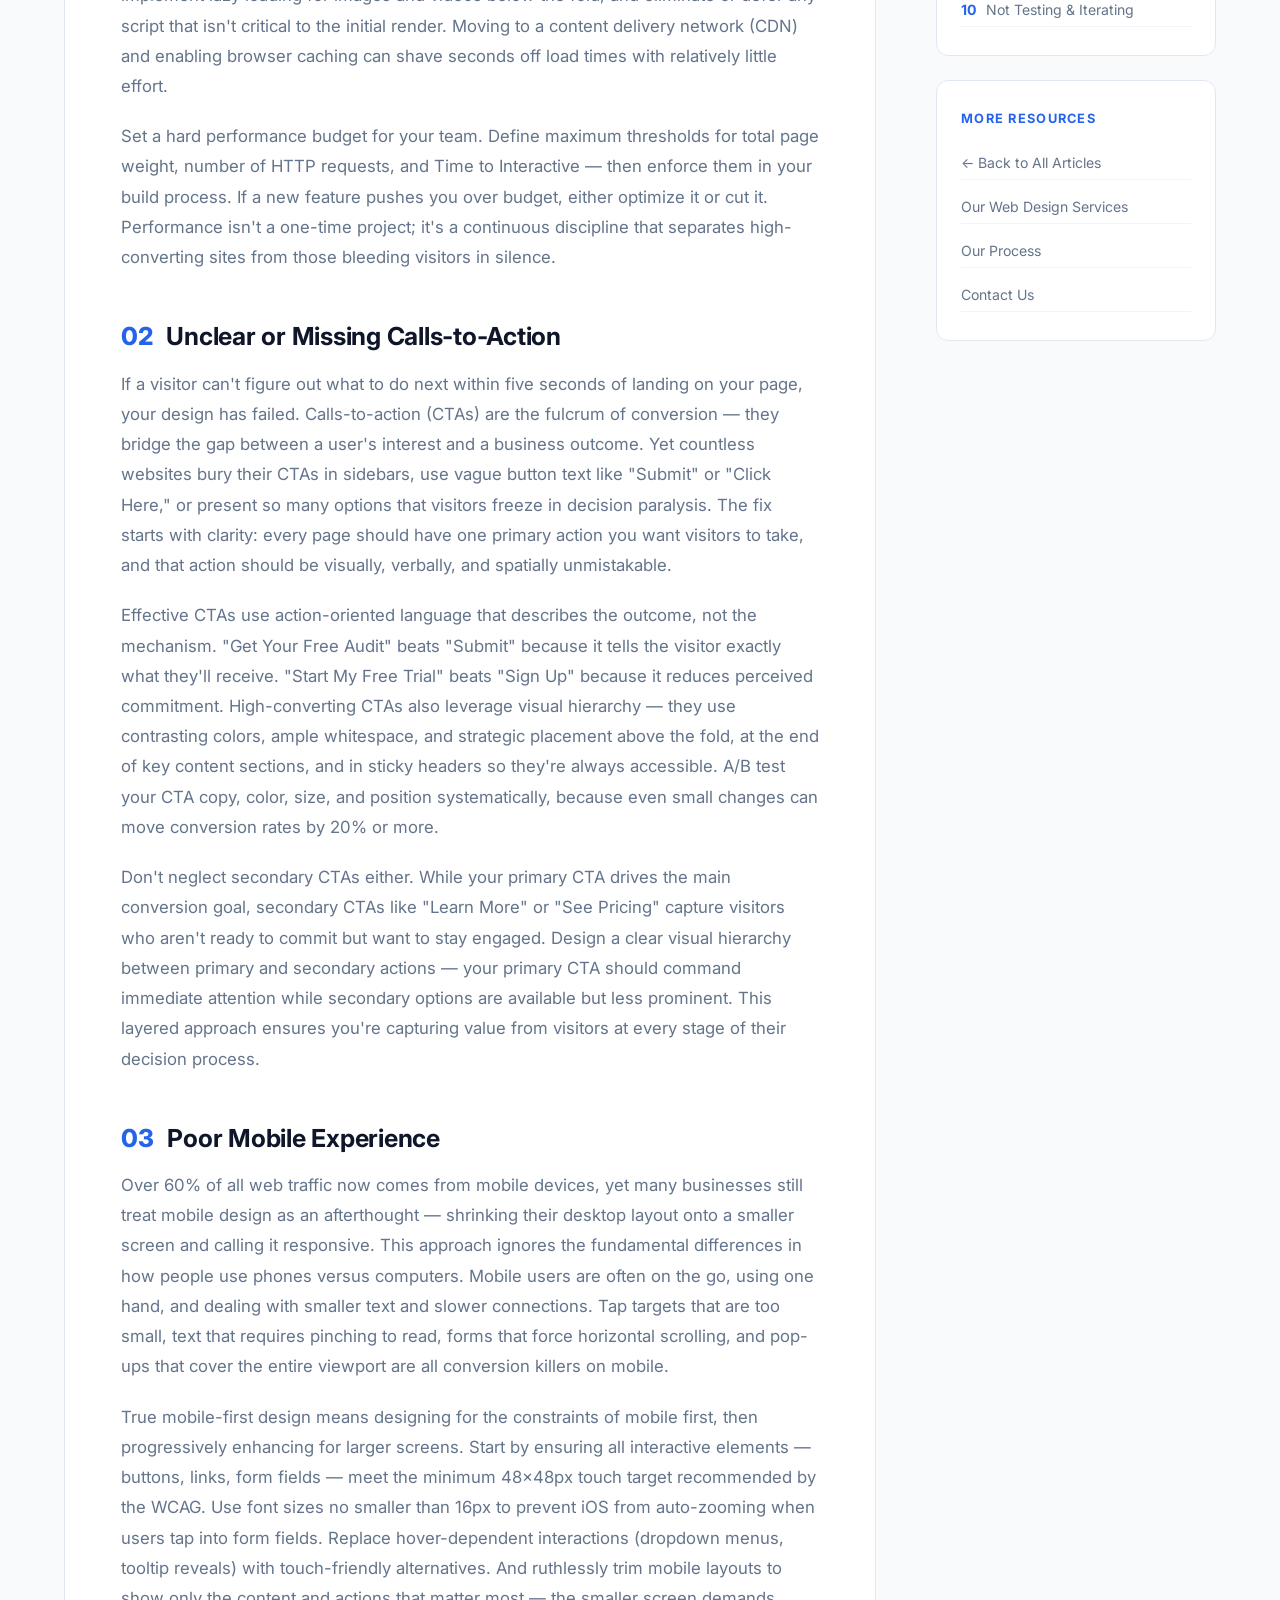
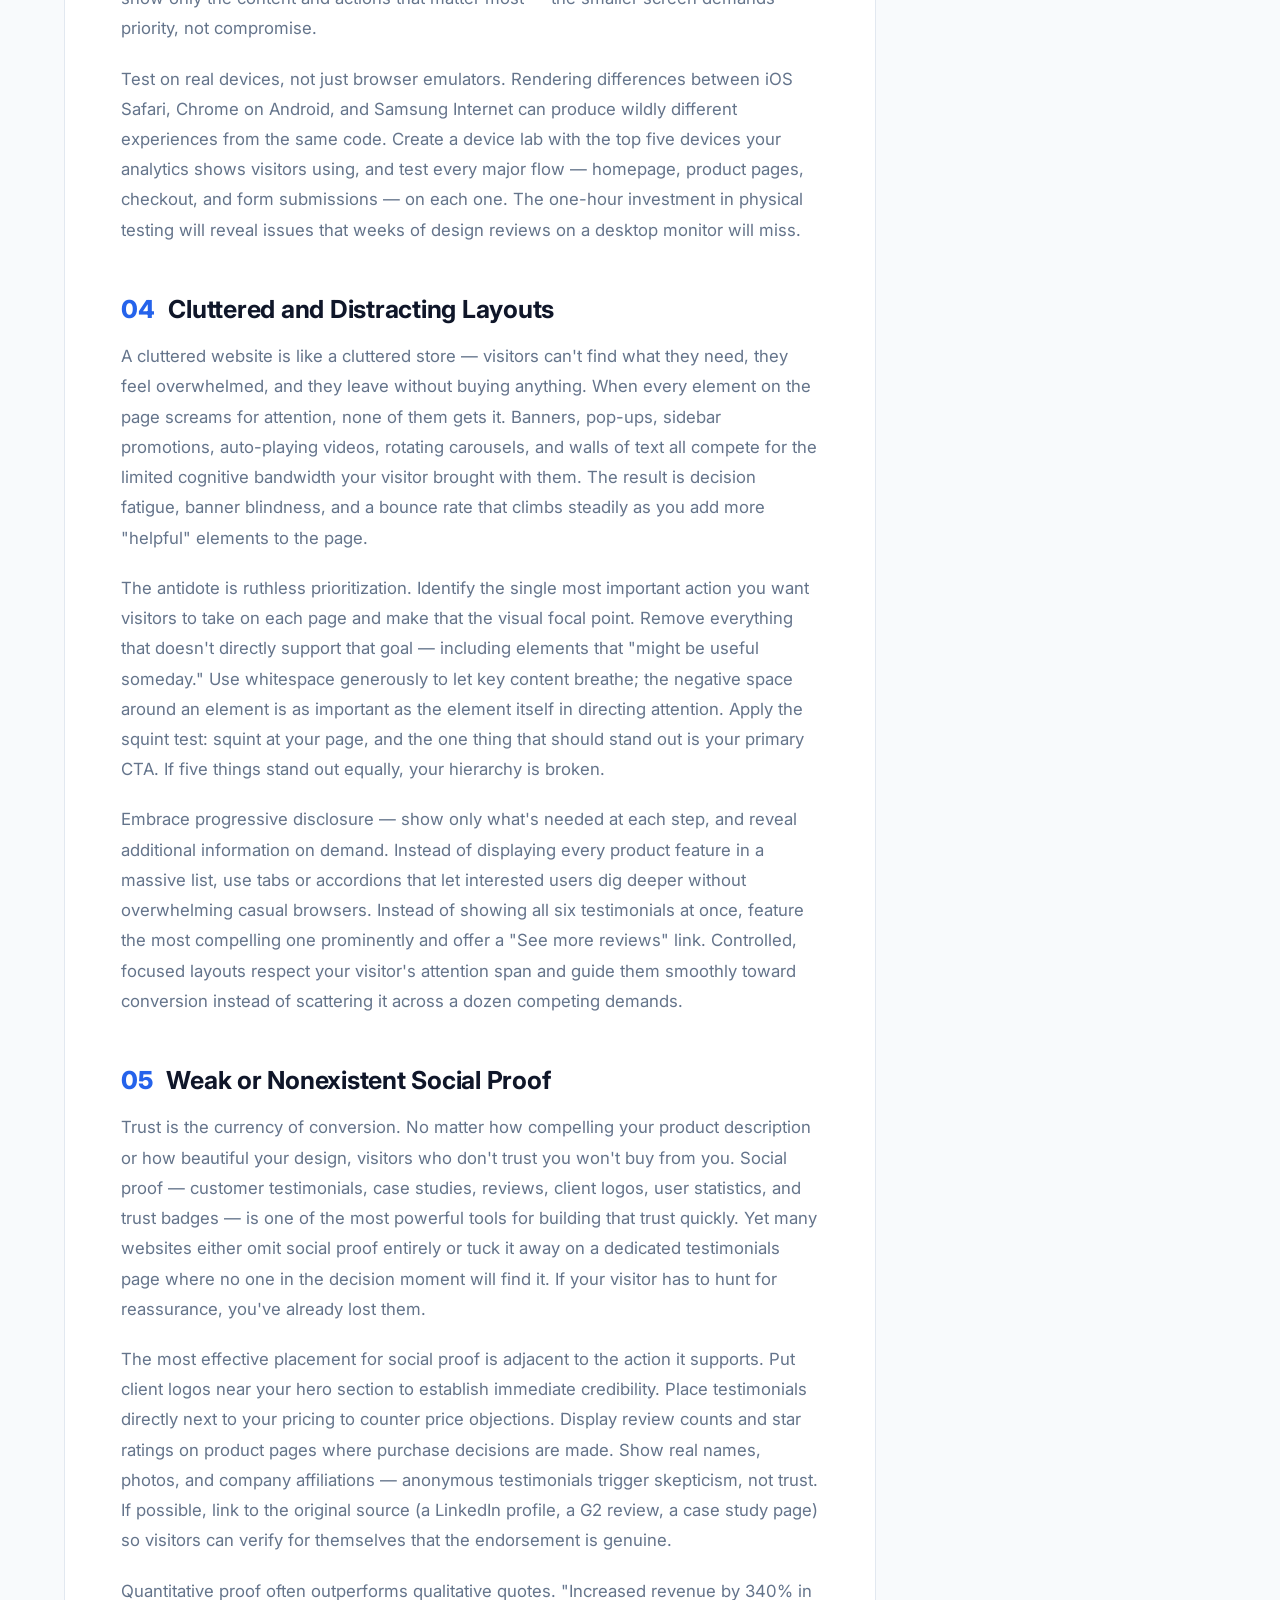
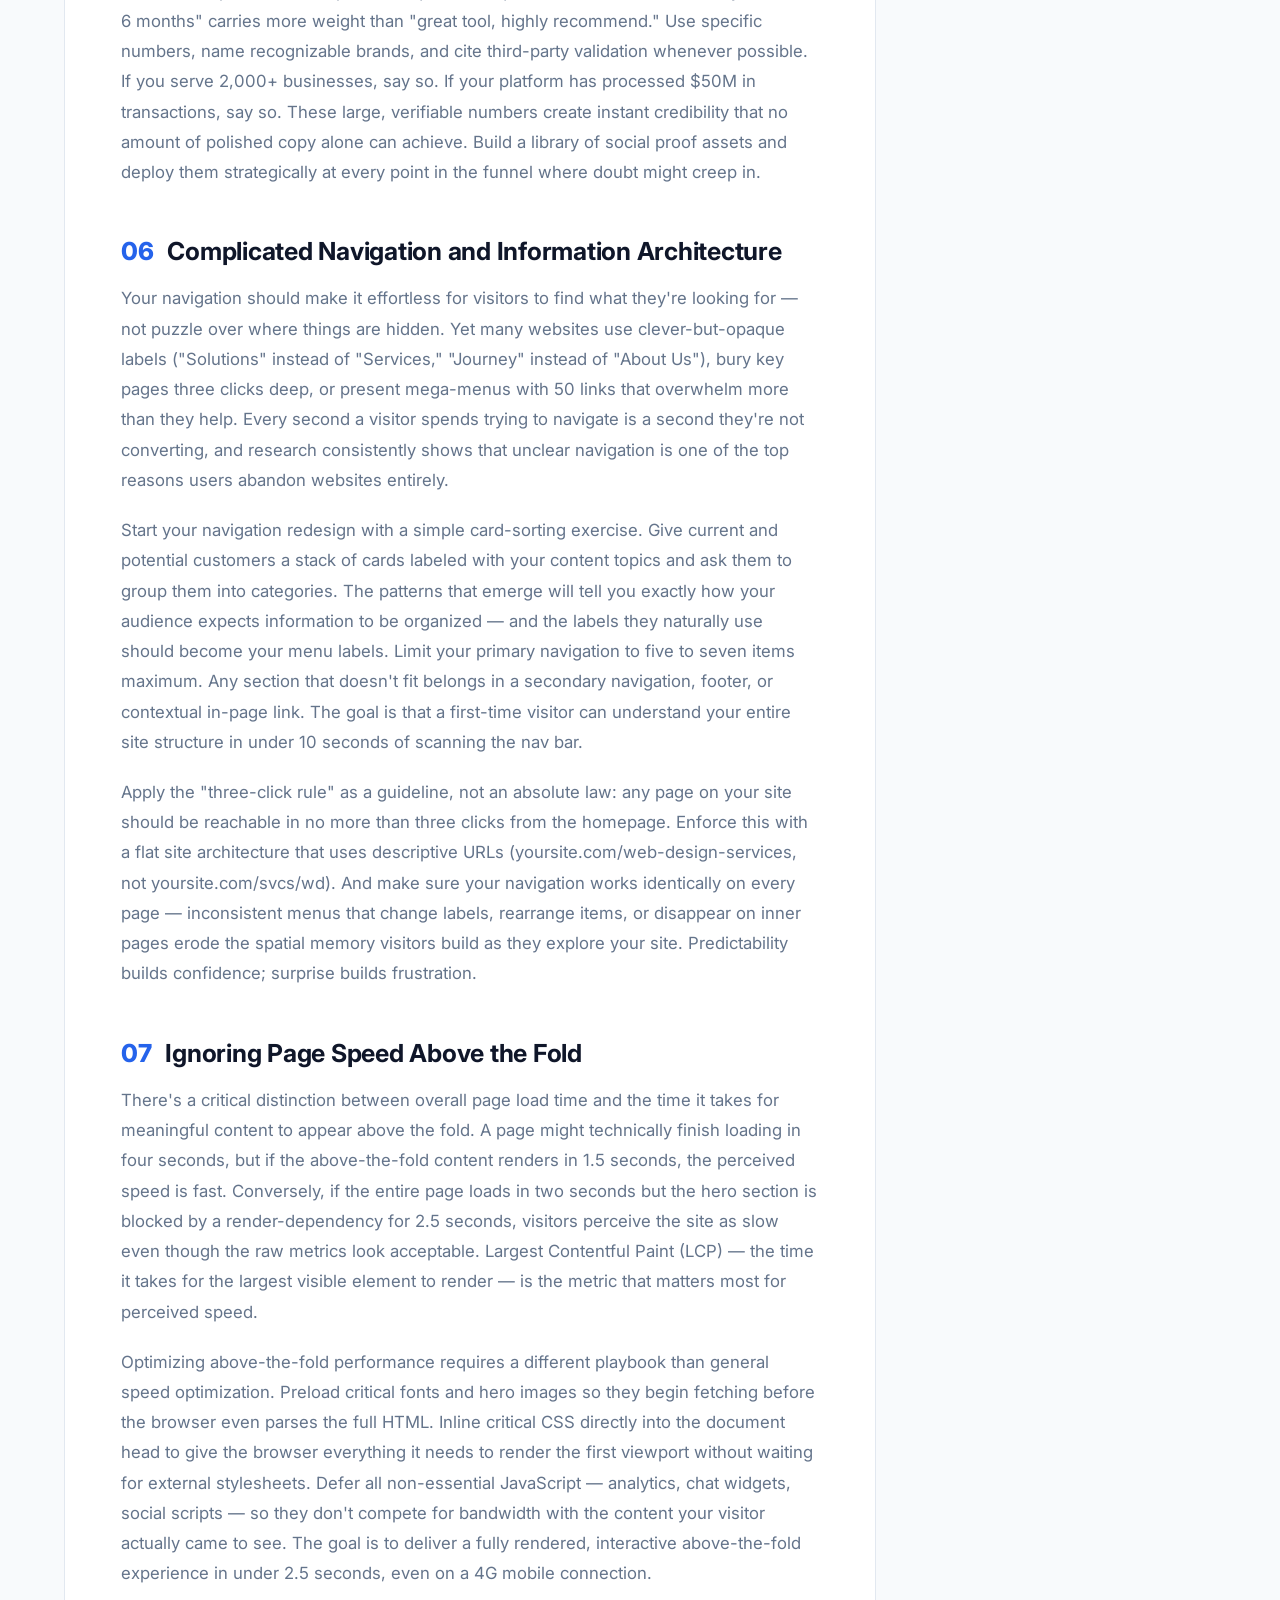
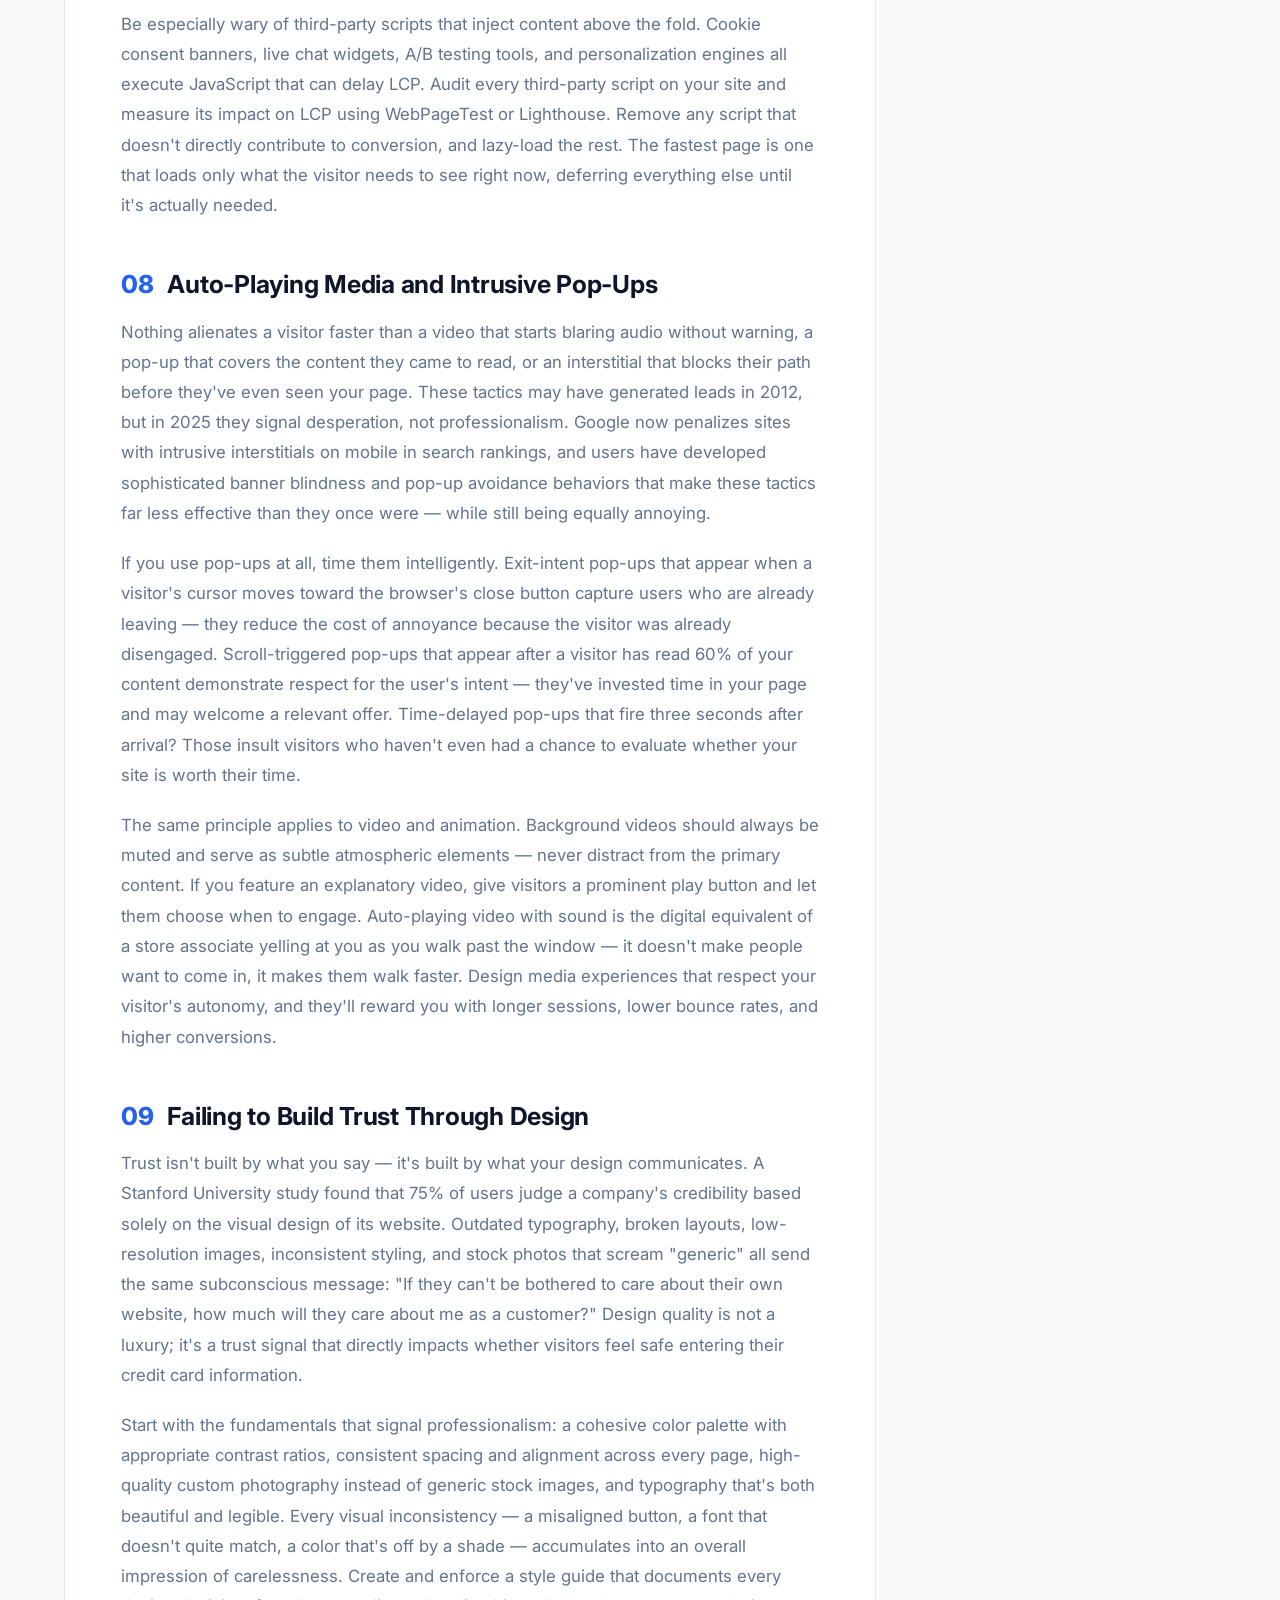
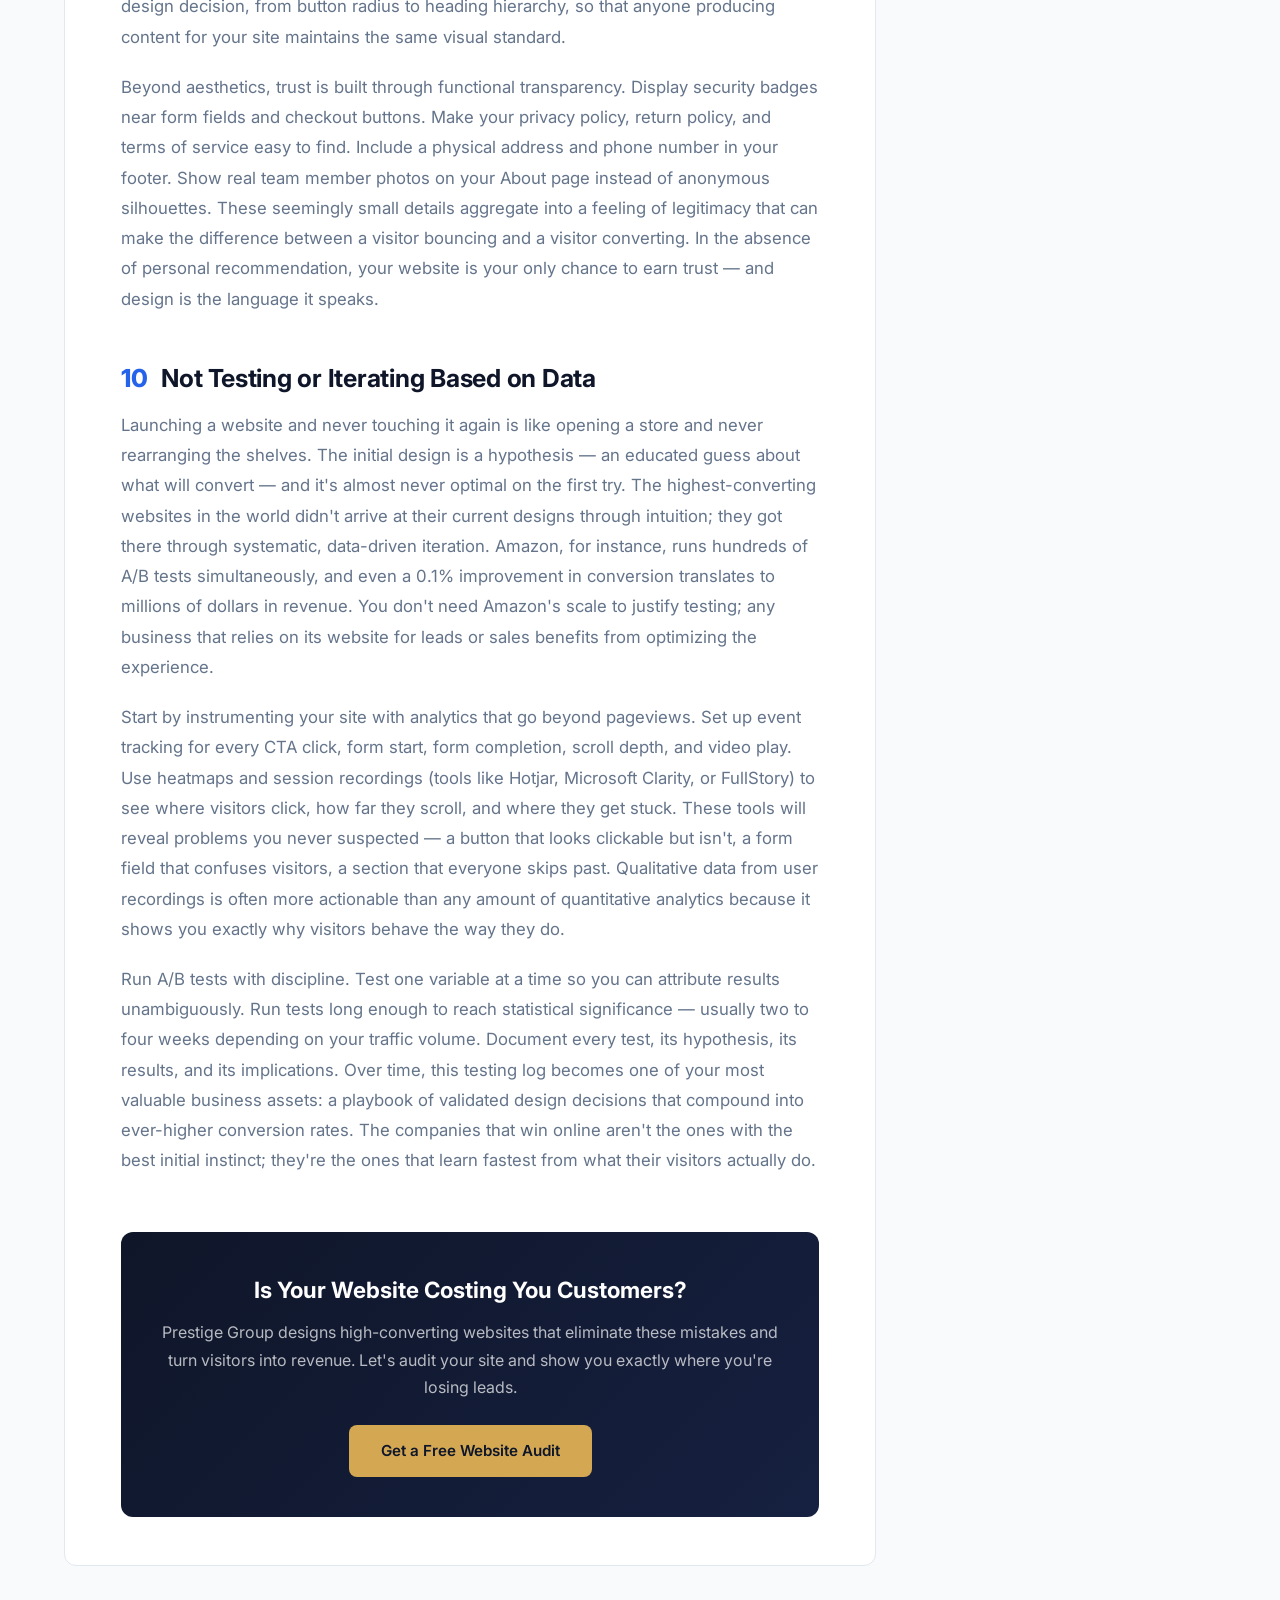
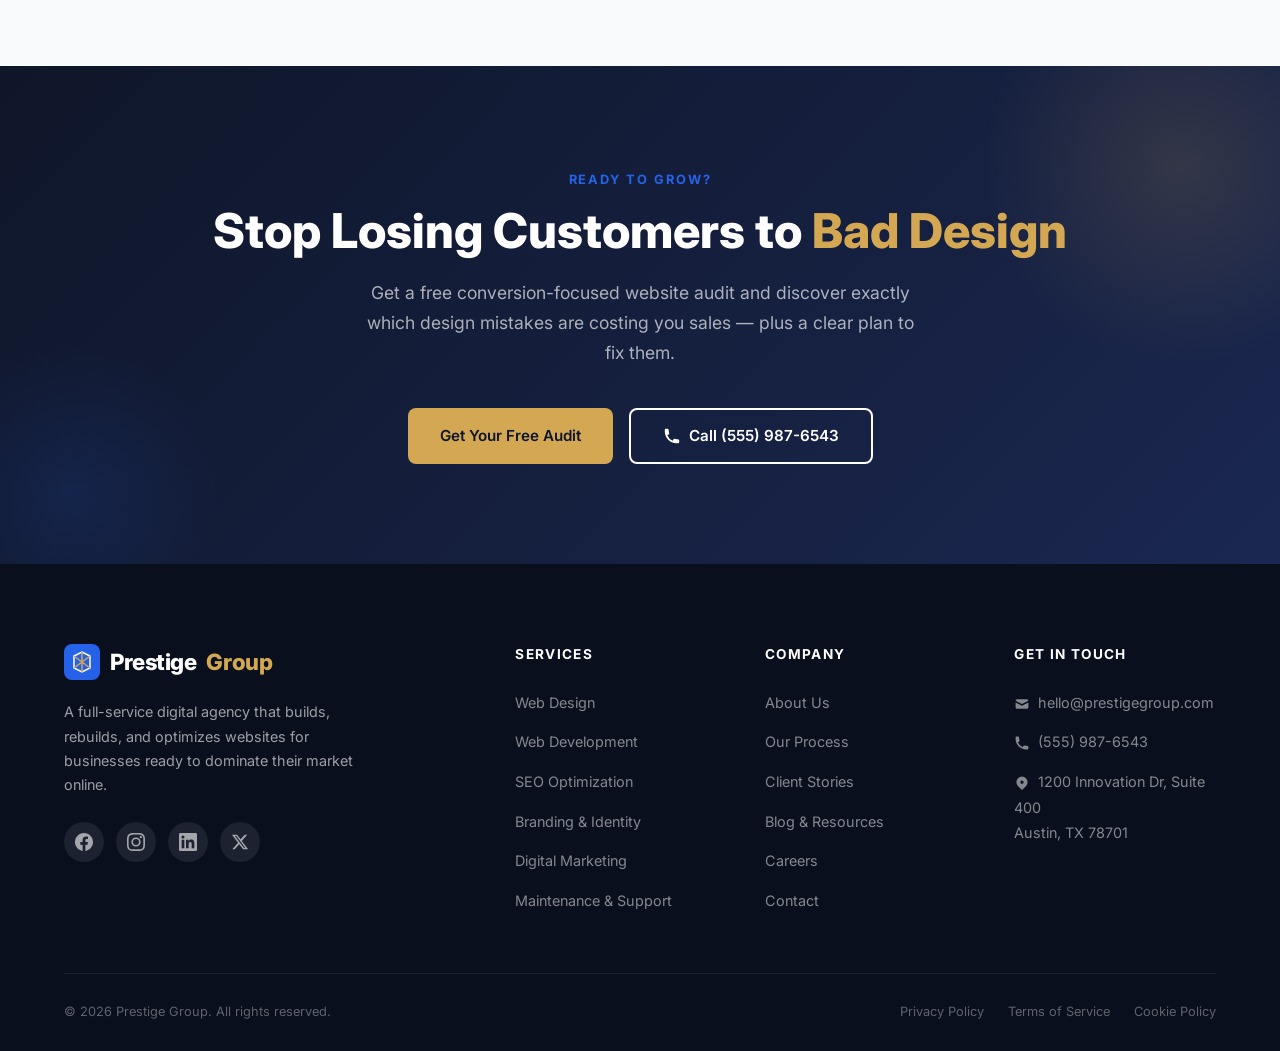
<file: prestige-website/blog/web-design-mistakes.html>
<!DOCTYPE html>
<html lang="en">
<head>
  <meta charset="UTF-8">
  <meta name="viewport" content="width=device-width, initial-scale=1.0">
  <meta name="description" content="Discover the 10 most damaging website design mistakes that silently destroy your conversion rate — and learn exactly how to fix them to turn more visitors into customers.">
  <meta name="keywords" content="web design mistakes, conversion rate, website optimization, UX design, CRO, landing page design, Prestige Group, web design best practices">
  <meta name="author" content="Prestige Group">

  <!-- Open Graph Meta Tags -->
  <meta property="og:title" content="10 Website Design Mistakes That Kill Your Conversion Rate">
  <meta property="og:description" content="Discover the web design errors that are costing you sales — and the proven fixes that turn visitors into customers.">
  <meta property="og:type" content="article">
  <meta property="og:url" content="https://senatorpablo.github.io/prestige-group/blog/web-design-mistakes.html">
  <meta property="og:image" content="https://senatorpablo.github.io/prestige-group/assets/blog-1.svg">
  <meta property="article:published_time" content="2025-01-28">
  <meta property="article:section" content="Web Design">
  <meta property="article:author" content="Prestige Group">

  <title>10 Website Design Mistakes That Kill Your Conversion Rate | Prestige Group Blog</title>

  <!-- Google Fonts -->
  <link rel="preconnect" href="https://fonts.googleapis.com">
  <link rel="preconnect" href="https://fonts.gstatic.com" crossorigin>
  <link href="https://fonts.googleapis.com/css2?family=Inter:wght@400;500;600;700;800&display=swap" rel="stylesheet">

  <!-- Favicons -->
  <link rel="icon" type="image/svg+xml" href="../assets/favicon.svg">
  <link rel="apple-touch-icon" href="../assets/apple-touch-icon.svg">

  <!-- JSON-LD: BreadcrumbList Schema -->
  <script type="application/ld+json">
  {
    "@context": "https://schema.org",
    "@type": "BreadcrumbList",
    "itemListElement": [
      {
        "@type": "ListItem",
        "position": 1,
        "name": "Home",
        "item": "https://senatorpablo.github.io/prestige-group/"
      },
      {
        "@type": "ListItem",
        "position": 2,
        "name": "Blog",
        "item": "https://senatorpablo.github.io/prestige-group/blog.html"
      },
      {
        "@type": "ListItem",
        "position": 3,
        "name": "10 Website Design Mistakes That Kill Your Conversion Rate",
        "item": "https://senatorpablo.github.io/prestige-group/blog/web-design-mistakes.html"
      }
    ]
  }
  </script>

  <!-- JSON-LD: Article Schema -->
  <script type="application/ld+json">
  {
    "@context": "https://schema.org",
    "@type": "Article",
    "headline": "10 Website Design Mistakes That Kill Your Conversion Rate",
    "description": "Discover the 10 most damaging website design mistakes that silently destroy your conversion rate — and learn exactly how to fix them to turn more visitors into customers.",
    "image": "https://senatorpablo.github.io/prestige-group/assets/blog-1.svg",
    "datePublished": "2025-01-28",
    "dateModified": "2025-01-28",
    "author": {
      "@type": "Organization",
      "name": "Prestige Group",
      "url": "https://senatorpablo.github.io/prestige-group/"
    },
    "publisher": {
      "@type": "Organization",
      "name": "Prestige Group",
      "url": "https://senatorpablo.github.io/prestige-group/",
      "logo": {
        "@type": "ImageObject",
        "url": "https://senatorpablo.github.io/prestige-group/assets/favicon.svg"
      }
    },
    "mainEntityOfPage": {
      "@type": "WebPage",
      "@id": "https://senatorpablo.github.io/prestige-group/blog/web-design-mistakes.html"
    },
    "articleSection": "Web Design",
    "wordCount": 2600
  }
  </script>

  <link rel="stylesheet" href="../styles.css">

  <style>
    /* Blog Article — Page-specific styles */
    .article-hero {
      position: relative;
      padding: 160px 0 60px;
      background: linear-gradient(135deg, var(--navy) 0%, #162040 50%, #1a2750 100%);
      overflow: hidden;
    }
    .article-hero::before {
      content: '';
      position: absolute;
      top: -50%;
      right: -20%;
      width: 600px;
      height: 600px;
      background: radial-gradient(circle, rgba(37, 99, 235, 0.15) 0%, transparent 70%);
      border-radius: 50%;
    }
    .article-hero::after {
      content: '';
      position: absolute;
      bottom: -30%;
      left: -10%;
      width: 400px;
      height: 400px;
      background: radial-gradient(circle, rgba(212, 168, 83, 0.1) 0%, transparent 70%);
      border-radius: 50%;
    }
    .article-hero .container {
      position: relative;
      z-index: 2;
    }
    .article-hero-image {
      width: 100%;
      max-width: 900px;
      margin: 0 auto 32px;
      border-radius: var(--radius-md);
      overflow: hidden;
      box-shadow: 0 24px 64px rgba(0,0,0,0.35);
    }
    .article-hero-image img {
      width: 100%;
      height: auto;
      display: block;
    }
    .article-hero-meta {
      display: flex;
      flex-wrap: wrap;
      align-items: center;
      gap: 12px;
      margin-bottom: 20px;
    }
    .article-category-tag {
      display: inline-block;
      font-size: 0.7rem;
      font-weight: 700;
      text-transform: uppercase;
      letter-spacing: 0.1em;
      color: var(--gold);
      background: rgba(212, 168, 83, 0.15);
      border: 1px solid rgba(212, 168, 83, 0.3);
      padding: 6px 16px;
      border-radius: 100px;
    }
    .article-hero-meta .meta-divider {
      color: rgba(255,255,255,0.3);
      font-size: 0.8rem;
    }
    .article-hero-meta .meta-text {
      font-size: 0.85rem;
      color: rgba(255,255,255,0.6);
      font-weight: 500;
    }
    .article-hero h1 {
      font-size: clamp(1.8rem, 4vw, 2.8rem);
      font-weight: 800;
      color: var(--white);
      margin-bottom: 16px;
      letter-spacing: -0.02em;
      line-height: 1.2;
      max-width: 800px;
    }
    .article-hero .article-author {
      font-size: 0.9rem;
      color: rgba(255,255,255,0.7);
      font-weight: 500;
    }
    .article-hero .article-author strong {
      color: var(--white);
    }

    /* Article Body */
    .article-body-section {
      padding: 80px 0 100px;
      background: var(--gray);
    }
    .article-layout {
      display: grid;
      grid-template-columns: 1fr 280px;
      gap: 60px;
      align-items: start;
    }
    .article-content {
      background: var(--white);
      border-radius: var(--radius-md);
      padding: 48px 56px;
      border: 1px solid #e2e8f0;
      max-width: 100%;
    }
    .article-content h2 {
      font-size: 1.55rem;
      font-weight: 700;
      color: var(--navy);
      margin-top: 48px;
      margin-bottom: 16px;
      line-height: 1.3;
      letter-spacing: -0.01em;
      scroll-margin-top: 100px;
    }
    .article-content h2:first-child {
      margin-top: 0;
    }
    .article-content h2 .section-number {
      color: var(--blue);
      font-weight: 800;
      margin-right: 8px;
    }
    .article-content p {
      font-size: 1.05rem;
      color: var(--gray-dark);
      line-height: 1.8;
      margin-bottom: 20px;
    }
    .article-content p:last-child {
      margin-bottom: 0;
    }

    /* Sidebar */
    .article-sidebar {
      position: sticky;
      top: 100px;
    }
    .sidebar-card {
      background: var(--white);
      border-radius: var(--radius-md);
      padding: 28px 24px;
      border: 1px solid #e2e8f0;
      margin-bottom: 24px;
    }
    .sidebar-card h3 {
      font-size: 0.8rem;
      font-weight: 700;
      text-transform: uppercase;
      letter-spacing: 0.1em;
      color: var(--blue);
      margin-bottom: 16px;
    }
    .sidebar-card ul {
      list-style: none;
      padding: 0;
      margin: 0;
    }
    .sidebar-card ul li {
      margin-bottom: 10px;
    }
    .sidebar-card ul li:last-child {
      margin-bottom: 0;
    }
    .sidebar-card ul li a {
      font-size: 0.88rem;
      color: var(--gray-dark);
      text-decoration: none;
      line-height: 1.5;
      display: block;
      padding: 6px 0;
      border-bottom: 1px solid #f1f5f9;
      transition: color 0.2s, padding-left 0.2s;
    }
    .sidebar-card ul li a:hover {
      color: var(--blue);
      padding-left: 6px;
    }
    .sidebar-card ul li a .num {
      color: var(--blue);
      font-weight: 700;
      margin-right: 6px;
    }

    /* CTA Banner inside article */
    .article-cta-banner {
      margin-top: 56px;
      padding: 40px;
      background: linear-gradient(135deg, var(--navy) 0%, #162040 100%);
      border-radius: var(--radius-md);
      text-align: center;
    }
    .article-cta-banner h3 {
      font-size: 1.4rem;
      font-weight: 700;
      color: var(--white);
      margin-bottom: 12px;
    }
    .article-cta-banner p {
      font-size: 1rem;
      color: rgba(255,255,255,0.7);
      margin-bottom: 24px;
      line-height: 1.7;
    }

    @media (max-width: 1024px) {
      .article-layout {
        grid-template-columns: 1fr;
      }
      .article-sidebar {
        position: static;
        order: -1;
      }
      .article-content {
        padding: 36px 28px;
      }
    }
    @media (max-width: 768px) {
      .article-hero {
        padding: 130px 0 40px;
      }
      .article-content {
        padding: 28px 20px;
      }
      .article-content h2 {
        font-size: 1.3rem;
      }
    }
  </style>
</head>
<body>

  <!-- ============================================================
       NAVBAR
       ============================================================ -->
  <nav class="navbar navbar--scrolled" aria-label="Main navigation">
    <div class="container">
      <a href="../index.html" class="nav-logo">
        <svg viewBox="0 0 36 36" fill="none" xmlns="http://www.w3.org/2000/svg">
          <rect width="36" height="36" rx="8" fill="url(#logoGrad)"/>
          <path d="M10 12L18 8L26 12V24L18 28L10 24V12Z" stroke="#fff" stroke-width="1.5" fill="none"/>
          <path d="M18 8V28M10 12L26 24M26 12L10 24" stroke="#D4A853" stroke-width="1.5"/>
          <defs>
            <linearGradient id="logoGrad" x1="0" y1="0" x2="36" y2="36">
              <stop stop-color="#2563EB"/>
              <stop offset="1" stop-color="#0F1629"/>
            </linearGradient>
          </defs>
        </svg>
        Prestige<span class="logo-gold"> Group</span>
      </a>

      <ul class="nav-links">
        <li><a href="../index.html#features" class="nav-link">Services</a></li>
        <li><a href="../index.html#solutions" class="nav-link">Solutions</a></li>
        <li><a href="../index.html#how-it-works" class="nav-link">Process</a></li>
        <li><a href="../index.html#testimonials" class="nav-link">Testimonials</a></li>
        <li><a href="../blog.html" class="nav-link nav-link--active">Resources</a></li>
        <li><a href="../index.html#contact" class="nav-link nav-cta">Get Started</a></li>
      </ul>

      <button class="hamburger" aria-label="Toggle menu" aria-expanded="false">
        <span></span>
        <span></span>
        <span></span>
      </button>
    </div>
  </nav>

  <!-- ============================================================
       ARTICLE HERO
       ============================================================ -->
  <section class="article-hero">
    <div class="container">
      <div class="article-hero-image fade-in">
        <img src="../assets/blog-1.svg" alt="Website design audit showing common conversion-killing mistakes on a landing page" loading="eager">
      </div>
      <div class="article-hero-meta fade-in">
        <span class="article-category-tag">Web Design</span>
        <span class="meta-divider">•</span>
        <span class="meta-text">January 28, 2025</span>
        <span class="meta-divider">•</span>
        <span class="meta-text">8 min read</span>
      </div>
      <h1 class="slide-up">10 Website Design Mistakes That Kill Your Conversion Rate</h1>
      <p class="article-author slide-up stagger-1">By <strong>Prestige Group</strong></p>
    </div>
  </section>

  <!-- ============================================================
       ARTICLE BODY + SIDEBAR
       ============================================================ -->
  <section class="article-body-section">
    <div class="container">
      <div class="article-layout">

        <!-- Main Article Content -->
        <article class="article-content">

          <h2 id="section-1"><span class="section-number">01</span> Slow Page Load Times</h2>
          <p>Speed is the first impression your website makes — and you never get a second chance at that. Research from Google shows that as page load time increases from one second to three seconds, the probability of a bounce increases by 32%. At five seconds, that probability jumps by 90%. Every additional second of load time chips away at your conversions, and most visitors won't wait around to see what you have to offer. In a world where Amazon calculated that every 100ms of latency costs them 1% in sales, the business case for speed is unambiguous.</p>
          <p>The most common culprits behind slow websites are unoptimized images, render-blocking JavaScript, excessive third-party scripts, and cheap hosting infrastructure. Start by running your site through Google PageSpeed Insights or GTmetrix to identify the biggest bottlenecks. Compress your images using modern formats like WebP and AVIF, implement lazy loading for images and videos below the fold, and eliminate or defer any script that isn't critical to the initial render. Moving to a content delivery network (CDN) and enabling browser caching can shave seconds off load times with relatively little effort.</p>
          <p>Set a hard performance budget for your team. Define maximum thresholds for total page weight, number of HTTP requests, and Time to Interactive — then enforce them in your build process. If a new feature pushes you over budget, either optimize it or cut it. Performance isn't a one-time project; it's a continuous discipline that separates high-converting sites from those bleeding visitors in silence.</p>

          <h2 id="section-2"><span class="section-number">02</span> Unclear or Missing Calls-to-Action</h2>
          <p>If a visitor can't figure out what to do next within five seconds of landing on your page, your design has failed. Calls-to-action (CTAs) are the fulcrum of conversion — they bridge the gap between a user's interest and a business outcome. Yet countless websites bury their CTAs in sidebars, use vague button text like "Submit" or "Click Here," or present so many options that visitors freeze in decision paralysis. The fix starts with clarity: every page should have one primary action you want visitors to take, and that action should be visually, verbally, and spatially unmistakable.</p>
          <p>Effective CTAs use action-oriented language that describes the outcome, not the mechanism. "Get Your Free Audit" beats "Submit" because it tells the visitor exactly what they'll receive. "Start My Free Trial" beats "Sign Up" because it reduces perceived commitment. High-converting CTAs also leverage visual hierarchy — they use contrasting colors, ample whitespace, and strategic placement above the fold, at the end of key content sections, and in sticky headers so they're always accessible. A/B test your CTA copy, color, size, and position systematically, because even small changes can move conversion rates by 20% or more.</p>
          <p>Don't neglect secondary CTAs either. While your primary CTA drives the main conversion goal, secondary CTAs like "Learn More" or "See Pricing" capture visitors who aren't ready to commit but want to stay engaged. Design a clear visual hierarchy between primary and secondary actions — your primary CTA should command immediate attention while secondary options are available but less prominent. This layered approach ensures you're capturing value from visitors at every stage of their decision process.</p>

          <h2 id="section-3"><span class="section-number">03</span> Poor Mobile Experience</h2>
          <p>Over 60% of all web traffic now comes from mobile devices, yet many businesses still treat mobile design as an afterthought — shrinking their desktop layout onto a smaller screen and calling it responsive. This approach ignores the fundamental differences in how people use phones versus computers. Mobile users are often on the go, using one hand, and dealing with smaller text and slower connections. Tap targets that are too small, text that requires pinching to read, forms that force horizontal scrolling, and pop-ups that cover the entire viewport are all conversion killers on mobile.</p>
          <p>True mobile-first design means designing for the constraints of mobile first, then progressively enhancing for larger screens. Start by ensuring all interactive elements — buttons, links, form fields — meet the minimum 48×48px touch target recommended by the WCAG. Use font sizes no smaller than 16px to prevent iOS from auto-zooming when users tap into form fields. Replace hover-dependent interactions (dropdown menus, tooltip reveals) with touch-friendly alternatives. And ruthlessly trim mobile layouts to show only the content and actions that matter most — the smaller screen demands priority, not compromise.</p>
          <p>Test on real devices, not just browser emulators. Rendering differences between iOS Safari, Chrome on Android, and Samsung Internet can produce wildly different experiences from the same code. Create a device lab with the top five devices your analytics shows visitors using, and test every major flow — homepage, product pages, checkout, and form submissions — on each one. The one-hour investment in physical testing will reveal issues that weeks of design reviews on a desktop monitor will miss.</p>

          <h2 id="section-4"><span class="section-number">04</span> Cluttered and Distracting Layouts</h2>
          <p>A cluttered website is like a cluttered store — visitors can't find what they need, they feel overwhelmed, and they leave without buying anything. When every element on the page screams for attention, none of them gets it. Banners, pop-ups, sidebar promotions, auto-playing videos, rotating carousels, and walls of text all compete for the limited cognitive bandwidth your visitor brought with them. The result is decision fatigue, banner blindness, and a bounce rate that climbs steadily as you add more "helpful" elements to the page.</p>
          <p>The antidote is ruthless prioritization. Identify the single most important action you want visitors to take on each page and make that the visual focal point. Remove everything that doesn't directly support that goal — including elements that "might be useful someday." Use whitespace generously to let key content breathe; the negative space around an element is as important as the element itself in directing attention. Apply the squint test: squint at your page, and the one thing that should stand out is your primary CTA. If five things stand out equally, your hierarchy is broken.</p>
          <p>Embrace progressive disclosure — show only what's needed at each step, and reveal additional information on demand. Instead of displaying every product feature in a massive list, use tabs or accordions that let interested users dig deeper without overwhelming casual browsers. Instead of showing all six testimonials at once, feature the most compelling one prominently and offer a "See more reviews" link. Controlled, focused layouts respect your visitor's attention span and guide them smoothly toward conversion instead of scattering it across a dozen competing demands.</p>

          <h2 id="section-5"><span class="section-number">05</span> Weak or Nonexistent Social Proof</h2>
          <p>Trust is the currency of conversion. No matter how compelling your product description or how beautiful your design, visitors who don't trust you won't buy from you. Social proof — customer testimonials, case studies, reviews, client logos, user statistics, and trust badges — is one of the most powerful tools for building that trust quickly. Yet many websites either omit social proof entirely or tuck it away on a dedicated testimonials page where no one in the decision moment will find it. If your visitor has to hunt for reassurance, you've already lost them.</p>
          <p>The most effective placement for social proof is adjacent to the action it supports. Put client logos near your hero section to establish immediate credibility. Place testimonials directly next to your pricing to counter price objections. Display review counts and star ratings on product pages where purchase decisions are made. Show real names, photos, and company affiliations — anonymous testimonials trigger skepticism, not trust. If possible, link to the original source (a LinkedIn profile, a G2 review, a case study page) so visitors can verify for themselves that the endorsement is genuine.</p>
          <p>Quantitative proof often outperforms qualitative quotes. "Increased revenue by 340% in 6 months" carries more weight than "great tool, highly recommend." Use specific numbers, name recognizable brands, and cite third-party validation whenever possible. If you serve 2,000+ businesses, say so. If your platform has processed $50M in transactions, say so. These large, verifiable numbers create instant credibility that no amount of polished copy alone can achieve. Build a library of social proof assets and deploy them strategically at every point in the funnel where doubt might creep in.</p>

          <h2 id="section-6"><span class="section-number">06</span> Complicated Navigation and Information Architecture</h2>
          <p>Your navigation should make it effortless for visitors to find what they're looking for — not puzzle over where things are hidden. Yet many websites use clever-but-opaque labels ("Solutions" instead of "Services," "Journey" instead of "About Us"), bury key pages three clicks deep, or present mega-menus with 50 links that overwhelm more than they help. Every second a visitor spends trying to navigate is a second they're not converting, and research consistently shows that unclear navigation is one of the top reasons users abandon websites entirely.</p>
          <p>Start your navigation redesign with a simple card-sorting exercise. Give current and potential customers a stack of cards labeled with your content topics and ask them to group them into categories. The patterns that emerge will tell you exactly how your audience expects information to be organized — and the labels they naturally use should become your menu labels. Limit your primary navigation to five to seven items maximum. Any section that doesn't fit belongs in a secondary navigation, footer, or contextual in-page link. The goal is that a first-time visitor can understand your entire site structure in under 10 seconds of scanning the nav bar.</p>
          <p>Apply the "three-click rule" as a guideline, not an absolute law: any page on your site should be reachable in no more than three clicks from the homepage. Enforce this with a flat site architecture that uses descriptive URLs (yoursite.com/web-design-services, not yoursite.com/svcs/wd). And make sure your navigation works identically on every page — inconsistent menus that change labels, rearrange items, or disappear on inner pages erode the spatial memory visitors build as they explore your site. Predictability builds confidence; surprise builds frustration.</p>

          <h2 id="section-7"><span class="section-number">07</span> Ignoring Page Speed Above the Fold</h2>
          <p>There's a critical distinction between overall page load time and the time it takes for meaningful content to appear above the fold. A page might technically finish loading in four seconds, but if the above-the-fold content renders in 1.5 seconds, the perceived speed is fast. Conversely, if the entire page loads in two seconds but the hero section is blocked by a render-dependency for 2.5 seconds, visitors perceive the site as slow even though the raw metrics look acceptable. Largest Contentful Paint (LCP) — the time it takes for the largest visible element to render — is the metric that matters most for perceived speed.</p>
          <p>Optimizing above-the-fold performance requires a different playbook than general speed optimization. Preload critical fonts and hero images so they begin fetching before the browser even parses the full HTML. Inline critical CSS directly into the document head to give the browser everything it needs to render the first viewport without waiting for external stylesheets. Defer all non-essential JavaScript — analytics, chat widgets, social scripts — so they don't compete for bandwidth with the content your visitor actually came to see. The goal is to deliver a fully rendered, interactive above-the-fold experience in under 2.5 seconds, even on a 4G mobile connection.</p>
          <p>Be especially wary of third-party scripts that inject content above the fold. Cookie consent banners, live chat widgets, A/B testing tools, and personalization engines all execute JavaScript that can delay LCP. Audit every third-party script on your site and measure its impact on LCP using WebPageTest or Lighthouse. Remove any script that doesn't directly contribute to conversion, and lazy-load the rest. The fastest page is one that loads only what the visitor needs to see right now, deferring everything else until it's actually needed.</p>

          <h2 id="section-8"><span class="section-number">08</span> Auto-Playing Media and Intrusive Pop-Ups</h2>
          <p>Nothing alienates a visitor faster than a video that starts blaring audio without warning, a pop-up that covers the content they came to read, or an interstitial that blocks their path before they've even seen your page. These tactics may have generated leads in 2012, but in 2025 they signal desperation, not professionalism. Google now penalizes sites with intrusive interstitials on mobile in search rankings, and users have developed sophisticated banner blindness and pop-up avoidance behaviors that make these tactics far less effective than they once were — while still being equally annoying.</p>
          <p>If you use pop-ups at all, time them intelligently. Exit-intent pop-ups that appear when a visitor's cursor moves toward the browser's close button capture users who are already leaving — they reduce the cost of annoyance because the visitor was already disengaged. Scroll-triggered pop-ups that appear after a visitor has read 60% of your content demonstrate respect for the user's intent — they've invested time in your page and may welcome a relevant offer. Time-delayed pop-ups that fire three seconds after arrival? Those insult visitors who haven't even had a chance to evaluate whether your site is worth their time.</p>
          <p>The same principle applies to video and animation. Background videos should always be muted and serve as subtle atmospheric elements — never distract from the primary content. If you feature an explanatory video, give visitors a prominent play button and let them choose when to engage. Auto-playing video with sound is the digital equivalent of a store associate yelling at you as you walk past the window — it doesn't make people want to come in, it makes them walk faster. Design media experiences that respect your visitor's autonomy, and they'll reward you with longer sessions, lower bounce rates, and higher conversions.</p>

          <h2 id="section-9"><span class="section-number">09</span> Failing to Build Trust Through Design</h2>
          <p>Trust isn't built by what you say — it's built by what your design communicates. A Stanford University study found that 75% of users judge a company's credibility based solely on the visual design of its website. Outdated typography, broken layouts, low-resolution images, inconsistent styling, and stock photos that scream "generic" all send the same subconscious message: "If they can't be bothered to care about their own website, how much will they care about me as a customer?" Design quality is not a luxury; it's a trust signal that directly impacts whether visitors feel safe entering their credit card information.</p>
          <p>Start with the fundamentals that signal professionalism: a cohesive color palette with appropriate contrast ratios, consistent spacing and alignment across every page, high-quality custom photography instead of generic stock images, and typography that's both beautiful and legible. Every visual inconsistency — a misaligned button, a font that doesn't quite match, a color that's off by a shade — accumulates into an overall impression of carelessness. Create and enforce a style guide that documents every design decision, from button radius to heading hierarchy, so that anyone producing content for your site maintains the same visual standard.</p>
          <p>Beyond aesthetics, trust is built through functional transparency. Display security badges near form fields and checkout buttons. Make your privacy policy, return policy, and terms of service easy to find. Include a physical address and phone number in your footer. Show real team member photos on your About page instead of anonymous silhouettes. These seemingly small details aggregate into a feeling of legitimacy that can make the difference between a visitor bouncing and a visitor converting. In the absence of personal recommendation, your website is your only chance to earn trust — and design is the language it speaks.</p>

          <h2 id="section-10"><span class="section-number">10</span> Not Testing or Iterating Based on Data</h2>
          <p>Launching a website and never touching it again is like opening a store and never rearranging the shelves. The initial design is a hypothesis — an educated guess about what will convert — and it's almost never optimal on the first try. The highest-converting websites in the world didn't arrive at their current designs through intuition; they got there through systematic, data-driven iteration. Amazon, for instance, runs hundreds of A/B tests simultaneously, and even a 0.1% improvement in conversion translates to millions of dollars in revenue. You don't need Amazon's scale to justify testing; any business that relies on its website for leads or sales benefits from optimizing the experience.</p>
          <p>Start by instrumenting your site with analytics that go beyond pageviews. Set up event tracking for every CTA click, form start, form completion, scroll depth, and video play. Use heatmaps and session recordings (tools like Hotjar, Microsoft Clarity, or FullStory) to see where visitors click, how far they scroll, and where they get stuck. These tools will reveal problems you never suspected — a button that looks clickable but isn't, a form field that confuses visitors, a section that everyone skips past. Qualitative data from user recordings is often more actionable than any amount of quantitative analytics because it shows you exactly why visitors behave the way they do.</p>
          <p>Run A/B tests with discipline. Test one variable at a time so you can attribute results unambiguously. Run tests long enough to reach statistical significance — usually two to four weeks depending on your traffic volume. Document every test, its hypothesis, its results, and its implications. Over time, this testing log becomes one of your most valuable business assets: a playbook of validated design decisions that compound into ever-higher conversion rates. The companies that win online aren't the ones with the best initial instinct; they're the ones that learn fastest from what their visitors actually do.</p>

          <!-- In-Article CTA -->
          <div class="article-cta-banner fade-in">
            <h3>Is Your Website Costing You Customers?</h3>
            <p>Prestige Group designs high-converting websites that eliminate these mistakes and turn visitors into revenue. Let's audit your site and show you exactly where you're losing leads.</p>
            <a href="../index.html#contact" class="btn btn-gold">Get a Free Website Audit</a>
          </div>

        </article>

        <!-- Sidebar -->
        <aside class="article-sidebar">
          <div class="sidebar-card">
            <h3>In This Article</h3>
            <ul>
              <li><a href="#section-1"><span class="num">01</span> Slow Page Load Times</a></li>
              <li><a href="#section-2"><span class="num">02</span> Unclear Calls-to-Action</a></li>
              <li><a href="#section-3"><span class="num">03</span> Poor Mobile Experience</a></li>
              <li><a href="#section-4"><span class="num">04</span> Cluttered Layouts</a></li>
              <li><a href="#section-5"><span class="num">05</span> Weak Social Proof</a></li>
              <li><a href="#section-6"><span class="num">06</span> Complicated Navigation</a></li>
              <li><a href="#section-7"><span class="num">07</span> Above-the-Fold Speed</a></li>
              <li><a href="#section-8"><span class="num">08</span> Intrusive Pop-Ups</a></li>
              <li><a href="#section-9"><span class="num">09</span> Low-Trust Design</a></li>
              <li><a href="#section-10"><span class="num">10</span> Not Testing & Iterating</a></li>
            </ul>
          </div>

          <div class="sidebar-card">
            <h3>More Resources</h3>
            <ul>
              <li><a href="../blog.html">← Back to All Articles</a></li>
              <li><a href="../index.html#features">Our Web Design Services</a></li>
              <li><a href="../index.html#how-it-works">Our Process</a></li>
              <li><a href="../index.html#contact">Contact Us</a></li>
            </ul>
          </div>
        </aside>

      </div>
    </div>
  </section>

  <!-- ============================================================
       CTA BANNER
       ============================================================ -->
  <section class="cta-banner" id="contact">
    <div class="container">
      <span class="section-label slide-up">Ready to Grow?</span>
      <h2 class="slide-up">Stop Losing Customers to <span style="color: var(--gold);">Bad Design</span></h2>
      <p class="slide-up">Get a free conversion-focused website audit and discover exactly which design mistakes are costing you sales — plus a clear plan to fix them.</p>
      <div class="cta-banner-buttons slide-up">
        <a href="../index.html#contact" class="btn btn-gold">Get Your Free Audit</a>
        <a href="tel:+155****6543" class="btn btn-secondary">
          <svg viewBox="0 0 20 20" fill="currentColor" width="18" height="18"><path d="M2 3a1 1 0 011-1h2.153a1 1 0 01.986.836l.74 4.435a1 1 0 01-.54 1.06l-1.548.773a11.037 11.037 0 006.105 6.105l.774-1.548a1 1 0 011.059-.54l4.435.74a1 1 0 01.836.986V17a1 1 0 01-1 1h-2C7.82 18 2 12.18 2 5V3z"/></svg>
          Call (555) 987-6543
        </a>
      </div>
    </div>
  </section>

  <!-- ============================================================
       FOOTER (4-column)
       ============================================================ -->
  <footer class="footer" id="about">
    <div class="container">
      <div class="footer-grid">
        <!-- Column 1: Brand -->
        <div class="footer-brand">
          <a href="../index.html" class="nav-logo">
            <svg viewBox="0 0 36 36" fill="none" xmlns="http://www.w3.org/2000/svg">
              <rect width="36" height="36" rx="8" fill="url(#logoGrad2)"/>
              <path d="M10 12L18 8L26 12V24L18 28L10 24V12Z" stroke="#fff" stroke-width="1.5" fill="none"/>
              <path d="M18 8V28M10 12L26 24M26 12L10 24" stroke="#D4A853" stroke-width="1.5"/>
              <defs>
                <linearGradient id="logoGrad2" x1="0" y1="0" x2="36" y2="36">
                  <stop stop-color="#2563EB"/>
                  <stop offset="1" stop-color="#0F1629"/>
                </linearGradient>
              </defs>
            </svg>
            Prestige<span class="logo-gold"> Group</span>
          </a>
          <p>A full-service digital agency that builds, rebuilds, and optimizes websites for businesses ready to dominate their market online.</p>
          <div class="footer-socials">
            <a href="https://www.facebook.com/prestigegroupdigital" aria-label="Facebook" target="_blank" rel="noopener noreferrer">
              <svg viewBox="0 0 24 24" fill="currentColor"><path d="M24 12.073c0-6.627-5.373-12-12-12s-12 5.373-12 12c0 5.99 4.388 10.954 10.125 11.854v-8.385H7.078v-3.47h3.047V9.43c0-3.007 1.792-4.669 4.533-4.669 1.312 0 2.686.235 2.686.235v2.953H15.83c-1.491 0-1.956.925-1.956 1.874v2.25h3.328l-.532 3.47h-2.796v8.385C19.612 23.027 24 18.062 24 12.073z"/></svg>
            </a>
            <a href="https://www.instagram.com/prestigegroupdigital" aria-label="Instagram" target="_blank" rel="noopener noreferrer">
              <svg viewBox="0 0 24 24" fill="currentColor"><path d="M12 2.163c3.204 0 3.584.012 4.85.07 3.252.148 4.771 1.691 4.919 4.919.058 1.265.069 1.645.069 4.849 0 3.205-.012 3.584-.069 4.849-.149 3.225-1.664 4.771-4.919 4.919-1.266.058-1.644.07-4.85.07-3.204 0-3.584-.012-4.849-.07-3.26-.149-4.771-1.699-4.919-4.92-.058-1.265-.07-1.644-.07-4.849 0-3.204.013-3.583.07-4.849.149-3.227 1.664-4.771 4.919-4.919 1.266-.057 1.645-.069 4.849-.069zM12 0C8.741 0 8.333.014 7.053.072 2.695.272.273 2.69.073 7.052.014 8.333 0 8.741 0 12c0 3.259.014 3.668.072 4.948.2 4.358 2.618 6.78 6.98 6.98C8.333 23.987 8.741 24 12 24c3.259 0 3.668-.014 4.948-.072 4.354-.2 6.782-2.618 6.979-6.98.059-1.28.073-1.689.073-4.948 0-3.259-.014-3.667-.072-4.947-.196-4.354-2.617-6.78-6.979-6.98C15.668.014 15.259 0 12 0zm0 5.838a6.162 6.162 0 100 12.324 6.162 6.162 0 000-12.324zM12 16a4 4 0 110-8 4 4 0 010 8zm6.406-11.845a1.44 1.44 0 100 2.881 1.44 1.44 0 000-2.881z"/></svg>
            </a>
            <a href="https://www.linkedin.com/company/prestigegroupdigital" aria-label="LinkedIn" target="_blank" rel="noopener noreferrer">
              <svg viewBox="0 0 24 24" fill="currentColor"><path d="M20.447 20.452h-3.554v-5.569c0-1.328-.027-3.037-1.852-3.037-1.853 0-2.136 1.445-2.136 2.939v5.667H9.351V9h3.414v1.561h.046c.477-.9 1.637-1.85 3.37-1.85 3.601 0 4.267 2.37 4.267 5.455v6.286zM5.337 7.433a2.062 2.062 0 01-2.063-2.065 2.064 2.064 0 112.063 2.065zm1.782 13.019H3.555V9h3.564v11.452zM22.225 0H1.771C.792 0 0 .774 0 1.729v20.542C0 23.227.792 24 1.771 24h20.451C23.2 24 24 23.227 24 22.271V1.729C24 .774 23.2 0 22.222 0h.003z"/></svg>
            </a>
            <a href="https://twitter.com/prestigegrp" aria-label="Twitter / X" target="_blank" rel="noopener noreferrer">
              <svg viewBox="0 0 24 24" fill="currentColor"><path d="M18.244 2.25h3.308l-7.227 8.26 8.502 11.24H16.17l-5.214-6.817L4.99 21.75H1.68l7.73-8.835L1.254 2.25H8.08l4.713 6.231zm-1.161 17.52h1.833L7.084 4.126H5.117z"/></svg>
            </a>
          </div>
        </div>

        <!-- Column 2: Services -->
        <div class="footer-col">
          <h4>Services</h4>
          <ul>
            <li><a href="../index.html#features">Web Design</a></li>
            <li><a href="../index.html#features">Web Development</a></li>
            <li><a href="../index.html#features">SEO Optimization</a></li>
            <li><a href="../index.html#features">Branding & Identity</a></li>
            <li><a href="../index.html#features">Digital Marketing</a></li>
            <li><a href="../index.html#features">Maintenance & Support</a></li>
          </ul>
        </div>

        <!-- Column 3: Company -->
        <div class="footer-col">
          <h4>Company</h4>
          <ul>
            <li><a href="../index.html#about">About Us</a></li>
            <li><a href="../index.html#how-it-works">Our Process</a></li>
            <li><a href="../index.html#testimonials">Client Stories</a></li>
            <li><a href="../blog.html">Blog & Resources</a></li>
            <li><a href="#">Careers</a></li>
            <li><a href="../index.html#contact">Contact</a></li>
          </ul>
        </div>

        <!-- Column 4: Contact Info -->
        <div class="footer-col">
          <h4>Get in Touch</h4>
          <ul>
            <li>
              <a href="mailto:hello@prestigegroup.com">
                <svg viewBox="0 0 20 20" fill="currentColor" width="16" height="16" style="display:inline;vertical-align:middle;margin-right:4px;"><path d="M2.003 5.884L10 9.882l7.997-3.998A2 2 0 0016 4H4a2 2 0 00-1.997 1.884z"/><path d="M18 8.118l-8 4-8-4V14a2 2 0 002 2h12a2 2 0 002-2V8.118z"/></svg>
                hello@prestigegroup.com
              </a>
            </li>
            <li>
              <a href="tel:+155****6543">
                <svg viewBox="0 0 20 20" fill="currentColor" width="16" height="16" style="display:inline;vertical-align:middle;margin-right:4px;"><path d="M2 3a1 1 0 011-1h2.153a1 1 0 01.986.836l.74 4.435a1 1 0 01-.54 1.06l-1.548.773a11.037 11.037 0 006.105 6.105l.774-1.548a1 1 0 011.059-.54l4.435.74a1 1 0 01.836.986V17a1 1 0 01-1 1h-2C7.82 18 2 12.18 2 5V3z"/></svg>
                (555) 987-6543
              </a>
            </li>
            <li>
              <a href="https://maps.google.com" target="_blank" rel="noopener noreferrer">
                <svg viewBox="0 0 20 20" fill="currentColor" width="16" height="16" style="display:inline;vertical-align:middle;margin-right:4px;"><path fill-rule="evenodd" d="M5.05 4.05a7 7 0 119.9 9.9L10 18.9l-4.95-4.95a7 7 0 010-9.9zM10 11a2 2 0 100-4 2 2 0 000 4z" clip-rule="evenodd"/></svg>
                1200 Innovation Dr, Suite 400<br>Austin, TX 78701
              </a>
            </li>
          </ul>
        </div>
      </div>

      <!-- Footer Bottom -->
      <div class="footer-bottom">
        <span>© <span id="footer-year"></span> Prestige Group. All rights reserved.</span>
        <div class="footer-bottom-links">
          <a href="../privacy.html">Privacy Policy</a>
          <a href="../terms.html">Terms of Service</a>
          <a href="../cookie-policy.html">Cookie Policy</a>
        </div>
      </div>
    </div>
  </footer>

  <!-- Back to Top Button -->
  <button id="back-to-top" class="back-to-top" aria-label="Back to top">
    <svg viewBox="0 0 24 24" fill="none" stroke="currentColor" stroke-width="2" stroke-linecap="round" stroke-linejoin="round">
      <polyline points="18 15 12 9 6 15"/>
    </svg>
  </button>

  <script src="../app.js"></script>
</body>
</html>
</file>
<file: prestige-website/styles.css>
/* ============================================================
       CSS RESET & BASE
       ============================================================ */
    *, *::before, *::after {
      margin: 0;
      padding: 0;
      box-sizing: border-box;
    }

    :root {
      --navy: #0F1629;
      --blue: #2563EB;
      --blue-light: #3b82f6;
      --blue-dark: #1d4ed8;
      --gold: #D4A853;
      --gold-light: #e2be78;
      --gray: #F8FAFC;
      --gray-mid: #94A3B8;
      --gray-dark: #64748B;
      --white: #ffffff;
      --shadow-sm: 0 1px 3px rgba(0,0,0,0.08);
      --shadow-md: 0 4px 14px rgba(0,0,0,0.1);
      --shadow-lg: 0 10px 40px rgba(0,0,0,0.12);
      --radius-sm: 8px;
      --radius-md: 12px;
      --radius-lg: 20px;
      --transition: 0.3s ease;
    }

    html {
      scroll-behavior: smooth;
      font-size: 16px;
    }

    body {
      font-family: 'Inter', -apple-system, BlinkMacSystemFont, 'Segoe UI', Roboto, sans-serif;
      color: var(--navy);
      background: var(--white);
      line-height: 1.6;
      overflow-x: hidden;
      -webkit-font-smoothing: antialiased;
      -moz-osx-font-smoothing: grayscale;
    }

    a {
      text-decoration: none;
      color: inherit;
      transition: color var(--transition);
    }

    img {
      max-width: 100%;
      height: auto;
      display: block;
    }

    ul, ol { list-style: none; }

    .container {
      width: 100%;
      max-width: 1200px;
      margin: 0 auto;
      padding: 0 24px;
    }

    .section-label {
      display: inline-block;
      font-size: 0.8rem;
      font-weight: 700;
      letter-spacing: 0.15em;
      text-transform: uppercase;
      color: var(--blue);
      margin-bottom: 12px;
    }

    .section-title {
      font-size: clamp(2rem, 4vw, 3rem);
      font-weight: 800;
      line-height: 1.15;
      margin-bottom: 16px;
      color: var(--navy);
    }

    .section-subtitle {
      font-size: 1.1rem;
      color: var(--gray-dark);
      max-width: 600px;
      line-height: 1.7;
    }

    .btn {
      display: inline-flex;
      align-items: center;
      justify-content: center;
      gap: 8px;
      padding: 14px 32px;
      font-family: inherit;
      font-size: 0.95rem;
      font-weight: 600;
      border-radius: var(--radius-sm);
      border: none;
      cursor: pointer;
      transition: all var(--transition);
      text-decoration: none;
    }

    .btn-primary {
      background: var(--blue);
      color: var(--white);
    }
    .btn-primary:hover {
      background: var(--blue-dark);
      transform: translateY(-2px);
      box-shadow: 0 6px 20px rgba(37, 99, 235, 0.35);
    }

    .btn-secondary {
      background: transparent;
      color: var(--white);
      border: 2px solid var(--white);
    }
    .btn-secondary:hover {
      background: var(--white);
      color: var(--navy);
    }

    .btn-gold {
      background: var(--gold);
      color: var(--navy);
    }
    .btn-gold:hover {
      background: var(--gold-light);
      transform: translateY(-2px);
      box-shadow: 0 6px 20px rgba(212, 168, 83, 0.35);
    }

    .btn-outline {
      background: transparent;
      color: var(--blue);
      border: 2px solid var(--blue);
    }
    .btn-outline:hover {
      background: var(--blue);
      color: var(--white);
    }

    /* ============================================================
       LOADING SCREEN
       ============================================================ */
    #loader {
      position: fixed;
      inset: 0;
      z-index: 10000;
      background: var(--navy);
      display: flex;
      align-items: center;
      justify-content: center;
      transition: opacity 0.6s ease, visibility 0.6s ease;
    }
    #loader.loader--hidden {
      opacity: 0;
      visibility: hidden;
    }
    .loader-spinner {
      width: 48px;
      height: 48px;
      border: 4px solid rgba(255,255,255,0.15);
      border-top-color: var(--gold);
      border-radius: 50%;
      animation: spin 0.8s linear infinite;
    }
    @keyframes spin {
      to { transform: rotate(360deg); }
    }

    /* ============================================================
       SECTION 1 — STICKY NAVBAR
       ============================================================ */
    .navbar {
      position: fixed;
      top: 0;
      left: 0;
      width: 100%;
      z-index: 1000;
      padding: 18px 0;
      transition: all var(--transition);
      background: transparent;
    }

    .navbar--scrolled {
      background: rgba(15, 22, 41, 0.95);
      backdrop-filter: blur(12px);
      -webkit-backdrop-filter: blur(12px);
      padding: 10px 0;
      box-shadow: 0 2px 20px rgba(0,0,0,0.15);
    }

    .navbar .container {
      display: flex;
      align-items: center;
      justify-content: space-between;
    }

    .nav-logo {
      display: flex;
      align-items: center;
      gap: 10px;
      font-size: 1.4rem;
      font-weight: 800;
      color: var(--white);
      letter-spacing: -0.02em;
    }

    .nav-logo svg {
      width: 36px;
      height: 36px;
    }

    .nav-logo .logo-gold {
      color: var(--gold);
    }

    .nav-links {
      display: flex;
      align-items: center;
      gap: 32px;
    }

    .nav-link {
      font-size: 0.9rem;
      font-weight: 500;
      color: rgba(255,255,255,0.8);
      transition: color var(--transition);
      position: relative;
    }

    .nav-link::after {
      content: '';
      position: absolute;
      bottom: -4px;
      left: 0;
      width: 0;
      height: 2px;
      background: var(--gold);
      transition: width var(--transition);
    }

    .nav-link:hover,
    .nav-link--active {
      color: var(--white);
    }

    .nav-link:hover::after,
    .nav-link--active::after {
      width: 100%;
    }

    .nav-cta {
      padding: 10px 24px;
      font-size: 0.85rem;
      font-weight: 600;
      background: var(--gold);
      color: var(--navy);
      border-radius: var(--radius-sm);
      transition: all var(--transition);
    }

    .nav-cta:hover {
      background: var(--gold-light);
      transform: translateY(-1px);
    }

    .hamburger {
      display: none;
      flex-direction: column;
      gap: 5px;
      background: none;
      border: none;
      cursor: pointer;
      padding: 4px;
      z-index: 1001;
    }

    .hamburger span {
      display: block;
      width: 26px;
      height: 2.5px;
      background: var(--white);
      border-radius: 2px;
      transition: all var(--transition);
    }

    .hamburger--active span:nth-child(1) {
      transform: translateY(7.5px) rotate(45deg);
    }
    .hamburger--active span:nth-child(2) {
      opacity: 0;
    }
    .hamburger--active span:nth-child(3) {
      transform: translateY(-7.5px) rotate(-45deg);
    }

    /* ============================================================
       SECTION 2 — HERO WITH STATS BAR
       ============================================================ */
    .hero {
      position: relative;
      min-height: 100vh;
      display: flex;
      align-items: center;
      background: linear-gradient(135deg, var(--navy) 0%, #162040 50%, #1a2750 100%);
      overflow: hidden;
      padding-top: 80px;
    }

    .hero::before {
      content: '';
      position: absolute;
      top: -50%;
      right: -20%;
      width: 700px;
      height: 700px;
      background: radial-gradient(circle, rgba(37, 99, 235, 0.15) 0%, transparent 70%);
      border-radius: 50%;
    }

    .hero::after {
      content: '';
      position: absolute;
      bottom: -30%;
      left: -10%;
      width: 500px;
      height: 500px;
      background: radial-gradient(circle, rgba(212, 168, 83, 0.1) 0%, transparent 70%);
      border-radius: 50%;
    }

    .hero .container {
      position: relative;
      z-index: 2;
    }

    .hero-content {
      max-width: 700px;
      padding: 60px 0 80px;
    }

    .hero-badge {
      display: inline-flex;
      align-items: center;
      gap: 8px;
      padding: 8px 18px;
      background: rgba(37, 99, 235, 0.15);
      border: 1px solid rgba(37, 99, 235, 0.3);
      border-radius: 100px;
      font-size: 0.8rem;
      font-weight: 600;
      color: var(--blue-light);
      margin-bottom: 28px;
    }

    .hero-badge svg {
      width: 16px;
      height: 16px;
    }

    .hero-title {
      font-size: clamp(2.5rem, 5.5vw, 4rem);
      font-weight: 800;
      line-height: 1.08;
      color: var(--white);
      margin-bottom: 24px;
      letter-spacing: -0.03em;
    }

    .hero-title .text-gold {
      color: var(--gold);
    }

    .hero-title .text-blue {
      color: var(--blue-light);
    }

    .hero-description {
      font-size: 1.15rem;
      color: rgba(255,255,255,0.7);
      line-height: 1.7;
      margin-bottom: 40px;
      max-width: 560px;
    }

    .hero-buttons {
      display: flex;
      flex-wrap: wrap;
      gap: 16px;
      margin-bottom: 60px;
    }

    /* Stats Bar */
    .hero-stats {
      display: grid;
      grid-template-columns: repeat(4, 1fr);
      gap: 0;
      background: rgba(255,255,255,0.05);
      border: 1px solid rgba(255,255,255,0.1);
      border-radius: var(--radius-md);
      backdrop-filter: blur(10px);
      overflow: hidden;
    }

    .hero-stat {
      padding: 28px 24px;
      text-align: center;
      border-right: 1px solid rgba(255,255,255,0.08);
    }

    .hero-stat:last-child {
      border-right: none;
    }

    .stat-number {
      font-size: 2rem;
      font-weight: 800;
      color: var(--white);
      margin-bottom: 4px;
      font-variant-numeric: tabular-nums;
    }

    .stat-label {
      font-size: 0.8rem;
      font-weight: 500;
      color: var(--gray-mid);
      text-transform: uppercase;
      letter-spacing: 0.08em;
    }

    /* ============================================================
       SECTION 3 — SOCIAL PROOF
       ============================================================ */
    .social-proof {
      padding: 60px 0;
      background: var(--white);
      border-bottom: 1px solid #e2e8f0;
    }

    .social-proof-label {
      text-align: center;
      font-size: 0.85rem;
      font-weight: 600;
      color: var(--gray-dark);
      text-transform: uppercase;
      letter-spacing: 0.12em;
      margin-bottom: 32px;
    }

    .social-logos {
      display: flex;
      align-items: center;
      justify-content: center;
      gap: 48px;
      flex-wrap: wrap;
    }

    .social-logo-item {
      display: flex;
      align-items: center;
      gap: 8px;
      font-size: 1.15rem;
      font-weight: 700;
      color: #cbd5e1;
      transition: color var(--transition);
    }

    .social-logo-item:hover {
      color: var(--gray-dark);
    }

    .social-logo-item svg {
      width: 28px;
      height: 28px;
    }

    /* ============================================================
       SECTION 4 — FEATURE CARDS (6 cards)
       ============================================================ */
    .features {
      padding: 100px 0;
      background: var(--gray);
    }

    .features-header {
      text-align: center;
      margin-bottom: 64px;
    }

    .features-header .section-subtitle {
      margin: 0 auto;
    }

    .features-grid {
      display: grid;
      grid-template-columns: repeat(3, 1fr);
      gap: 28px;
    }

    .feature-card {
      background: var(--white);
      padding: 40px 32px;
      border-radius: var(--radius-md);
      border: 1px solid #e2e8f0;
      transition: all var(--transition);
      position: relative;
      overflow: hidden;
    }

    .feature-card::before {
      content: '';
      position: absolute;
      top: 0;
      left: 0;
      width: 100%;
      height: 3px;
      background: linear-gradient(90deg, var(--blue), var(--gold));
      opacity: 0;
      transition: opacity var(--transition);
    }

    .feature-card:hover {
      transform: translateY(-6px);
      box-shadow: var(--shadow-lg);
    }

    .feature-card:hover::before {
      opacity: 1;
    }

    .feature-icon {
      width: 56px;
      height: 56px;
      display: flex;
      align-items: center;
      justify-content: center;
      background: linear-gradient(135deg, rgba(37, 99, 235, 0.1), rgba(212, 168, 83, 0.1));
      border-radius: var(--radius-sm);
      margin-bottom: 24px;
      color: var(--blue);
    }

    .feature-icon svg {
      width: 28px;
      height: 28px;
    }

    .feature-card h3 {
      font-size: 1.2rem;
      font-weight: 700;
      margin-bottom: 12px;
      color: var(--navy);
    }

    .feature-card p {
      font-size: 0.95rem;
      color: var(--gray-dark);
      line-height: 1.7;
    }

    /* ============================================================
       SECTION 5 — SOLUTIONS (Alternating left-right with images)
       ============================================================ */
    .solutions {
      padding: 100px 0;
      background: var(--white);
    }

    .solutions-header {
      text-align: center;
      margin-bottom: 80px;
    }

    .solutions-header .section-subtitle {
      margin: 0 auto;
    }

    .solution-row {
      display: grid;
      grid-template-columns: 1fr 1fr;
      gap: 60px;
      align-items: center;
      margin-bottom: 80px;
    }

    .solution-row:last-child {
      margin-bottom: 0;
    }

    .solution-row:nth-child(even) .solution-text {
      order: 2;
    }

    .solution-row:nth-child(even) .solution-image {
      order: 1;
    }

    .solution-text .section-label {
      margin-bottom: 8px;
    }

    .solution-text h3 {
      font-size: clamp(1.5rem, 3vw, 2rem);
      font-weight: 800;
      margin-bottom: 16px;
      color: var(--navy);
    }

    .solution-text p {
      font-size: 1rem;
      color: var(--gray-dark);
      line-height: 1.8;
      margin-bottom: 24px;
    }

    .solution-text ul {
      margin-bottom: 28px;
    }

    .solution-text li {
      display: flex;
      align-items: flex-start;
      gap: 10px;
      font-size: 0.95rem;
      color: var(--gray-dark);
      margin-bottom: 12px;
      line-height: 1.5;
    }

    .solution-text li svg {
      flex-shrink: 0;
      width: 20px;
      height: 20px;
      color: var(--blue);
      margin-top: 2px;
    }

    .solution-image {
      border-radius: var(--radius-lg);
      overflow: hidden;
      box-shadow: var(--shadow-lg);
    }

    .solution-image img {
      width: 100%;
      height: 360px;
      object-fit: cover;
      transition: transform 0.5s ease;
    }

    .solution-image:hover img {
      transform: scale(1.03);
    }

    /* ============================================================
       SECTION 6 — HOW IT WORKS (3 steps on dark bg)
       ============================================================ */
    .how-it-works {
      padding: 100px 0;
      background: linear-gradient(135deg, var(--navy) 0%, #162040 100%);
      position: relative;
      overflow: hidden;
    }

    .how-it-works::before {
      content: '';
      position: absolute;
      top: 0;
      left: 50%;
      transform: translateX(-50%);
      width: 600px;
      height: 600px;
      background: radial-gradient(circle, rgba(37, 99, 235, 0.1) 0%, transparent 70%);
      border-radius: 50%;
    }

    .how-it-works .container {
      position: relative;
      z-index: 2;
    }

    .how-it-works-header {
      text-align: center;
      margin-bottom: 72px;
    }

    .how-it-works-header .section-title {
      color: var(--white);
    }

    .how-it-works-header .section-subtitle {
      color: rgba(255,255,255,0.6);
      margin: 0 auto;
    }

    .steps-grid {
      display: grid;
      grid-template-columns: repeat(3, 1fr);
      gap: 40px;
      position: relative;
    }

    .steps-grid::before {
      content: '';
      position: absolute;
      top: 44px;
      left: 16.66%;
      width: 66.66%;
      height: 2px;
      background: linear-gradient(90deg, var(--blue), var(--gold), var(--blue));
      opacity: 0.3;
    }

    .step-card {
      text-align: center;
      padding: 0 20px;
    }

    .step-number {
      display: inline-flex;
      align-items: center;
      justify-content: center;
      width: 56px;
      height: 56px;
      border-radius: 50%;
      background: linear-gradient(135deg, var(--blue), var(--gold));
      font-size: 1.3rem;
      font-weight: 800;
      color: var(--white);
      margin-bottom: 28px;
      position: relative;
      z-index: 1;
    }

    .step-card h3 {
      font-size: 1.25rem;
      font-weight: 700;
      color: var(--white);
      margin-bottom: 12px;
    }

    .step-card p {
      font-size: 0.95rem;
      color: rgba(255,255,255,0.6);
      line-height: 1.7;
    }

    /* ============================================================
       SECTION 7 — STATS COUNTER BAND
       ============================================================ */
    .stats-band {
      padding: 80px 0;
      background: var(--blue);
      position: relative;
      overflow: hidden;
    }

    .stats-band::before {
      content: '';
      position: absolute;
      inset: 0;
      background: repeating-linear-gradient(
        -45deg,
        transparent,
        transparent 40px,
        rgba(255,255,255,0.02) 40px,
        rgba(255,255,255,0.02) 80px
      );
    }

    .stats-band .container {
      position: relative;
      z-index: 1;
    }

    .stats-grid {
      display: grid;
      grid-template-columns: repeat(4, 1fr);
      gap: 40px;
      text-align: center;
    }

    .stats-grid .stat-number {
      font-size: 2.8rem;
      font-weight: 800;
      color: var(--white);
      margin-bottom: 8px;
      font-variant-numeric: tabular-nums;
    }

    .stats-grid .stat-label {
      font-size: 0.85rem;
      font-weight: 500;
      color: rgba(255,255,255,0.7);
      text-transform: uppercase;
      letter-spacing: 0.08em;
    }

    /* ============================================================
       SECTION 8 — TECH GRID
       ============================================================ */
    .tech-grid {
      padding: 100px 0;
      background: var(--gray);
    }

    .tech-grid-header {
      text-align: center;
      margin-bottom: 64px;
    }

    .tech-grid-header .section-subtitle {
      margin: 0 auto;
    }

    .tech-items {
      display: grid;
      grid-template-columns: repeat(4, 1fr);
      gap: 20px;
    }

    .tech-item {
      display: flex;
      flex-direction: column;
      align-items: center;
      justify-content: center;
      gap: 14px;
      padding: 36px 20px;
      background: var(--white);
      border: 1px solid #e2e8f0;
      border-radius: var(--radius-md);
      transition: all var(--transition);
      text-align: center;
    }

    .tech-item:hover {
      transform: translateY(-4px);
      box-shadow: var(--shadow-md);
      border-color: var(--blue);
    }

    .tech-item svg,
    .tech-item .tech-icon {
      width: 40px;
      height: 40px;
      color: var(--blue);
    }

    .tech-item span {
      font-size: 0.85rem;
      font-weight: 600;
      color: var(--navy);
    }

    /* ============================================================
       SECTION 9 — TESTIMONIAL CAROUSEL
       ============================================================ */
    .testimonials {
      padding: 100px 0;
      background: var(--white);
    }

    .testimonials-header {
      text-align: center;
      margin-bottom: 64px;
    }

    .testimonials-header .section-subtitle {
      margin: 0 auto;
    }

    .carousel {
      position: relative;
      overflow: hidden;
      max-width: 800px;
      margin: 0 auto;
    }

    .carousel-track {
      display: flex;
      transition: transform 0.5s cubic-bezier(0.25, 0.46, 0.45, 0.94);
    }

    .carousel-slide {
      min-width: 100%;
      padding: 0 20px;
    }

    .testimonial-card {
      background: var(--gray);
      padding: 48px 40px;
      border-radius: var(--radius-lg);
      text-align: center;
      border: 1px solid #e2e8f0;
    }

    .testimonial-stars {
      display: flex;
      justify-content: center;
      gap: 4px;
      margin-bottom: 20px;
    }

    .testimonial-stars svg {
      width: 20px;
      height: 20px;
      fill: var(--gold);
    }

    .testimonial-card blockquote {
      font-size: 1.1rem;
      font-weight: 500;
      line-height: 1.8;
      color: var(--navy);
      margin-bottom: 28px;
      font-style: italic;
    }

    .testimonial-author {
      display: flex;
      align-items: center;
      justify-content: center;
      gap: 14px;
    }

    .testimonial-avatar {
      width: 48px;
      height: 48px;
      border-radius: 50%;
      object-fit: cover;
      border: 2px solid var(--blue);
    }

    .testimonial-name {
      font-size: 0.95rem;
      font-weight: 700;
      color: var(--navy);
    }

    .testimonial-role {
      font-size: 0.8rem;
      color: var(--gray-dark);
    }

    .carousel-btn {
      position: absolute;
      top: 50%;
      transform: translateY(-50%);
      width: 48px;
      height: 48px;
      border-radius: 50%;
      background: var(--white);
      border: 1px solid #e2e8f0;
      display: flex;
      align-items: center;
      justify-content: center;
      cursor: pointer;
      transition: all var(--transition);
      z-index: 5;
      box-shadow: var(--shadow-sm);
    }

    .carousel-btn:hover {
      background: var(--navy);
      color: var(--white);
      border-color: var(--navy);
    }

    .carousel-btn svg {
      width: 20px;
      height: 20px;
    }

    .testimonial-btn--prev {
      left: -24px;
    }

    .testimonial-btn--next {
      right: -24px;
    }

    .carousel-dots {
      display: flex;
      justify-content: center;
      gap: 8px;
      margin-top: 32px;
    }

    .testimonial-dot {
      width: 10px;
      height: 10px;
      border-radius: 50%;
      background: #cbd5e1;
      border: none;
      cursor: pointer;
      transition: all var(--transition);
      padding: 0;
    }

    .testimonial-dot--active,
    .testimonial-dot:hover {
      background: var(--blue);
      transform: scale(1.2);
    }

    /* ============================================================
       SECTION 10 — RESOURCES / BLOG CARDS
       ============================================================ */
    .resources {
      padding: 100px 0;
      background: var(--gray);
    }

    .resources-header {
      display: flex;
      align-items: flex-end;
      justify-content: space-between;
      margin-bottom: 48px;
    }

    .resources-header .section-subtitle {
      margin-bottom: 0;
    }

    .resources-grid {
      display: grid;
      grid-template-columns: repeat(3, 1fr);
      gap: 28px;
    }

    .resource-card {
      background: var(--white);
      border-radius: var(--radius-md);
      overflow: hidden;
      border: 1px solid #e2e8f0;
      transition: all var(--transition);
    }

    .resource-card:hover {
      transform: translateY(-6px);
      box-shadow: var(--shadow-lg);
    }

    .resource-card-image {
      height: 200px;
      overflow: hidden;
    }

    .resource-card-image img {
      width: 100%;
      height: 100%;
      object-fit: cover;
      transition: transform 0.5s ease;
    }

    .resource-card:hover .resource-card-image img {
      transform: scale(1.05);
    }

    .resource-card-content {
      padding: 28px;
    }

    .resource-tag {
      display: inline-block;
      font-size: 0.7rem;
      font-weight: 700;
      text-transform: uppercase;
      letter-spacing: 0.1em;
      color: var(--blue);
      background: rgba(37, 99, 235, 0.08);
      padding: 4px 12px;
      border-radius: 100px;
      margin-bottom: 14px;
    }

    .resource-card h3 {
      font-size: 1.1rem;
      font-weight: 700;
      color: var(--navy);
      margin-bottom: 10px;
      line-height: 1.4;
    }

    .resource-card p {
      font-size: 0.9rem;
      color: var(--gray-dark);
      line-height: 1.6;
      margin-bottom: 18px;
    }

    .resource-link {
      font-size: 0.85rem;
      font-weight: 600;
      color: var(--blue);
      display: inline-flex;
      align-items: center;
      gap: 6px;
      transition: gap var(--transition);
    }

    .resource-link:hover {
      gap: 10px;
    }

    .resource-link svg {
      width: 16px;
      height: 16px;
    }

    /* ============================================================
       SECTION 11 — CTA BANNER
       ============================================================ */
    .cta-banner {
      padding: 100px 0;
      background: linear-gradient(135deg, var(--navy) 0%, #1a2750 100%);
      position: relative;
      overflow: hidden;
    }

    .cta-banner::before {
      content: '';
      position: absolute;
      top: -100px;
      right: -100px;
      width: 400px;
      height: 400px;
      background: radial-gradient(circle, rgba(212, 168, 83, 0.15) 0%, transparent 70%);
      border-radius: 50%;
    }

    .cta-banner::after {
      content: '';
      position: absolute;
      bottom: -80px;
      left: -80px;
      width: 300px;
      height: 300px;
      background: radial-gradient(circle, rgba(37, 99, 235, 0.12) 0%, transparent 70%);
      border-radius: 50%;
    }

    .cta-banner .container {
      position: relative;
      z-index: 2;
      text-align: center;
    }

    .cta-banner h2 {
      font-size: clamp(2rem, 4vw, 3rem);
      font-weight: 800;
      color: var(--white);
      margin-bottom: 20px;
      line-height: 1.15;
    }

    .cta-banner p {
      font-size: 1.1rem;
      color: rgba(255,255,255,0.65);
      max-width: 550px;
      margin: 0 auto 40px;
      line-height: 1.7;
    }

    .cta-banner-buttons {
      display: flex;
      justify-content: center;
      gap: 16px;
      flex-wrap: wrap;
    }

    /* CTA with Contact Form */
    .contact-form-wrapper {
      background: rgba(255,255,255,0.05);
      border: 1px solid rgba(255,255,255,0.1);
      border-radius: var(--radius-lg);
      padding: 48px;
      max-width: 600px;
      margin: 48px auto 0;
      backdrop-filter: blur(8px);
    }

    .contact-form-wrapper h3 {
      font-size: 1.4rem;
      font-weight: 700;
      color: var(--white);
      margin-bottom: 24px;
    }

    .contact-form {
      display: flex;
      flex-direction: column;
      gap: 20px;
    }

    .form-group {
      position: relative;
    }

    .form-group label {
      display: block;
      font-size: 0.8rem;
      font-weight: 600;
      color: rgba(255,255,255,0.7);
      margin-bottom: 6px;
      text-transform: uppercase;
      letter-spacing: 0.06em;
    }

    .form-group input,
    .form-group textarea,
    .form-group select {
      width: 100%;
      padding: 12px 16px;
      font-family: inherit;
      font-size: 0.95rem;
      color: var(--white);
      background: rgba(255,255,255,0.08);
      border: 1px solid rgba(255,255,255,0.15);
      border-radius: var(--radius-sm);
      outline: none;
      transition: all var(--transition);
    }

    .form-group input:focus,
    .form-group textarea:focus,
    .form-group select:focus {
      border-color: var(--blue);
      background: rgba(37, 99, 235, 0.1);
    }

    .form-group input::placeholder,
    .form-group textarea::placeholder {
      color: rgba(255,255,255,0.35);
    }

    .form-group select option {
      background: var(--navy);
      color: var(--white);
    }

    .form-error {
      font-size: 0.75rem;
      color: #f87171;
      margin-top: 4px;
      min-height: 18px;
    }

    .form-field--error {
      border-color: #f87171 !important;
    }

    .form-field--valid {
      border-color: #34d399 !important;
    }

    .form--success {
      text-align: center;
    }

    .form-success-msg {
      display: none;
      padding: 24px;
      background: rgba(52, 211, 153, 0.15);
      border: 1px solid rgba(52, 211, 153, 0.3);
      border-radius: var(--radius-sm);
      color: #34d399;
      font-weight: 600;
      margin-top: 12px;
    }

    .form-row {
      display: grid;
      grid-template-columns: 1fr 1fr;
      gap: 16px;
    }

    /* ============================================================
       SECTION 12 — FOOTER (4-column)
       ============================================================ */
    .footer {
      padding: 80px 0 0;
      background: #0a0f1e;
      color: rgba(255,255,255,0.6);
    }

    .footer-grid {
      display: grid;
      grid-template-columns: 2fr 1fr 1fr 1fr;
      gap: 48px;
      padding-bottom: 60px;
      border-bottom: 1px solid rgba(255,255,255,0.08);
    }

    .footer-brand .nav-logo {
      margin-bottom: 20px;
    }

    .footer-brand p {
      font-size: 0.9rem;
      line-height: 1.7;
      margin-bottom: 24px;
      max-width: 320px;
    }

    .footer-socials {
      display: flex;
      gap: 12px;
    }

    .footer-socials a {
      display: flex;
      align-items: center;
      justify-content: center;
      width: 40px;
      height: 40px;
      border-radius: 50%;
      background: rgba(255,255,255,0.08);
      color: rgba(255,255,255,0.6);
      transition: all var(--transition);
    }

    .footer-socials a:hover {
      background: var(--blue);
      color: var(--white);
      transform: translateY(-2px);
    }

    .footer-socials a svg {
      width: 18px;
      height: 18px;
    }

    .footer-col h4 {
      font-size: 0.85rem;
      font-weight: 700;
      color: var(--white);
      text-transform: uppercase;
      letter-spacing: 0.1em;
      margin-bottom: 24px;
    }

    .footer-col ul {
      display: flex;
      flex-direction: column;
      gap: 14px;
    }

    .footer-col a {
      font-size: 0.9rem;
      color: rgba(255,255,255,0.5);
      transition: all var(--transition);
    }

    .footer-col a:hover {
      color: var(--white);
      padding-left: 4px;
    }

    .footer-bottom {
      display: flex;
      align-items: center;
      justify-content: space-between;
      padding: 28px 0;
      font-size: 0.8rem;
      color: rgba(255,255,255,0.35);
    }

    .footer-bottom-links {
      display: flex;
      gap: 24px;
    }

    .footer-bottom-links a {
      color: rgba(255,255,255,0.35);
      transition: color var(--transition);
    }

    .footer-bottom-links a:hover {
      color: rgba(255,255,255,0.7);
    }

    /* ============================================================
       BACK TO TOP BUTTON
       ============================================================ */
    #back-to-top {
      position: fixed;
      bottom: 32px;
      right: 32px;
      width: 48px;
      height: 48px;
      border-radius: 50%;
      background: var(--blue);
      color: var(--white);
      border: none;
      display: flex;
      align-items: center;
      justify-content: center;
      cursor: pointer;
      box-shadow: 0 4px 14px rgba(37, 99, 235, 0.4);
      opacity: 0;
      visibility: hidden;
      transform: translateY(16px);
      transition: all var(--transition);
      z-index: 999;
    }

    #back-to-top.back-to-top--visible {
      opacity: 1;
      visibility: visible;
      transform: translateY(0);
    }

    #back-to-top:hover {
      background: var(--navy);
      transform: translateY(-2px);
    }

    #back-to-top svg {
      width: 22px;
      height: 22px;
    }

    /* ============================================================
       SCROLL ANIMATIONS
       ============================================================ */
    .fade-in {
      opacity: 0;
      transition: opacity 0.6s ease, transform 0.6s ease;
    }

    .slide-up {
      opacity: 0;
      transform: translateY(40px);
      transition: opacity 0.6s ease, transform 0.6s ease;
    }

    .slide-left {
      opacity: 0;
      transform: translateX(40px);
      transition: opacity 0.6s ease, transform 0.6s ease;
    }

    .slide-right {
      opacity: 0;
      transform: translateX(-40px);
      transition: opacity 0.6s ease, transform 0.6s ease;
    }

    .animate--visible {
      opacity: 1;
      transform: translate(0, 0);
    }

    /* Stagger delays for grouped animations */
    .stagger-1 { transition-delay: 0.1s; }
    .stagger-2 { transition-delay: 0.2s; }
    .stagger-3 { transition-delay: 0.3s; }
    .stagger-4 { transition-delay: 0.4s; }
    .stagger-5 { transition-delay: 0.5s; }
    .stagger-6 { transition-delay: 0.6s; }

    /* ============================================================
       RESPONSIVE — Tablet
       ============================================================ */
    @media (max-width: 1024px) {
      .features-grid {
        grid-template-columns: repeat(2, 1fr);
      }

      .solution-row {
        grid-template-columns: 1fr;
        gap: 32px;
      }

      .solution-row:nth-child(even) .solution-text,
      .solution-row:nth-child(even) .solution-image {
        order: unset;
      }

      .tech-items {
        grid-template-columns: repeat(3, 1fr);
      }

      .footer-grid {
        grid-template-columns: 1fr 1fr;
        gap: 40px;
      }

      .testimonial-btn--prev { left: 0; }
      .testimonial-btn--next { right: 0; }
    }

    /* ============================================================
       RESPONSIVE — Mobile
       ============================================================ */
    @media (max-width: 768px) {
      .hamburger {
        display: flex;
      }

      .nav-links {
        position: fixed;
        top: 0;
        right: -100%;
        width: 75%;
        max-width: 320px;
        height: 100vh;
        background: var(--navy);
        flex-direction: column;
        align-items: flex-start;
        padding: 100px 32px 40px;
        gap: 24px;
        transition: right 0.4s cubic-bezier(0.25, 0.46, 0.45, 0.94);
        box-shadow: -4px 0 24px rgba(0,0,0,0.3);
      }

      .nav-links--open {
        right: 0;
      }

      .nav-link {
        font-size: 1.1rem;
        width: 100%;
      }

      .hero-title {
        font-size: clamp(2rem, 8vw, 2.8rem);
      }

      .hero-stats {
        grid-template-columns: repeat(2, 1fr);
      }

      .hero-stat:nth-child(2) {
        border-right: none;
      }

      .hero-stat:nth-child(1),
      .hero-stat:nth-child(2) {
        border-bottom: 1px solid rgba(255,255,255,0.08);
      }

      .features-grid {
        grid-template-columns: 1fr;
      }

      .steps-grid {
        grid-template-columns: 1fr;
        gap: 48px;
      }

      .steps-grid::before {
        display: none;
      }

      .stats-grid {
        grid-template-columns: repeat(2, 1fr);
        gap: 32px;
      }

      .tech-items {
        grid-template-columns: repeat(2, 1fr);
      }

      .resources-grid {
        grid-template-columns: 1fr;
      }

      .resources-header {
        flex-direction: column;
        align-items: flex-start;
        gap: 12px;
      }

      .contact-form-wrapper {
        padding: 28px 20px;
      }

      .form-row {
        grid-template-columns: 1fr;
      }

      .footer-grid {
        grid-template-columns: 1fr;
        gap: 36px;
      }

      .footer-bottom {
        flex-direction: column;
        gap: 12px;
        text-align: center;
      }

      .testimonial-card {
        padding: 32px 24px;
      }

      .carousel-btn {
        display: none;
      }
    }

    @media (max-width: 480px) {
      .hero-buttons {
        flex-direction: column;
      }

      .hero-buttons .btn {
        width: 100%;
      }

      .cta-banner-buttons {
        flex-direction: column;
        align-items: center;
      }

      .stats-grid .stat-number {
        font-size: 2rem;
      }
    }
</file>
